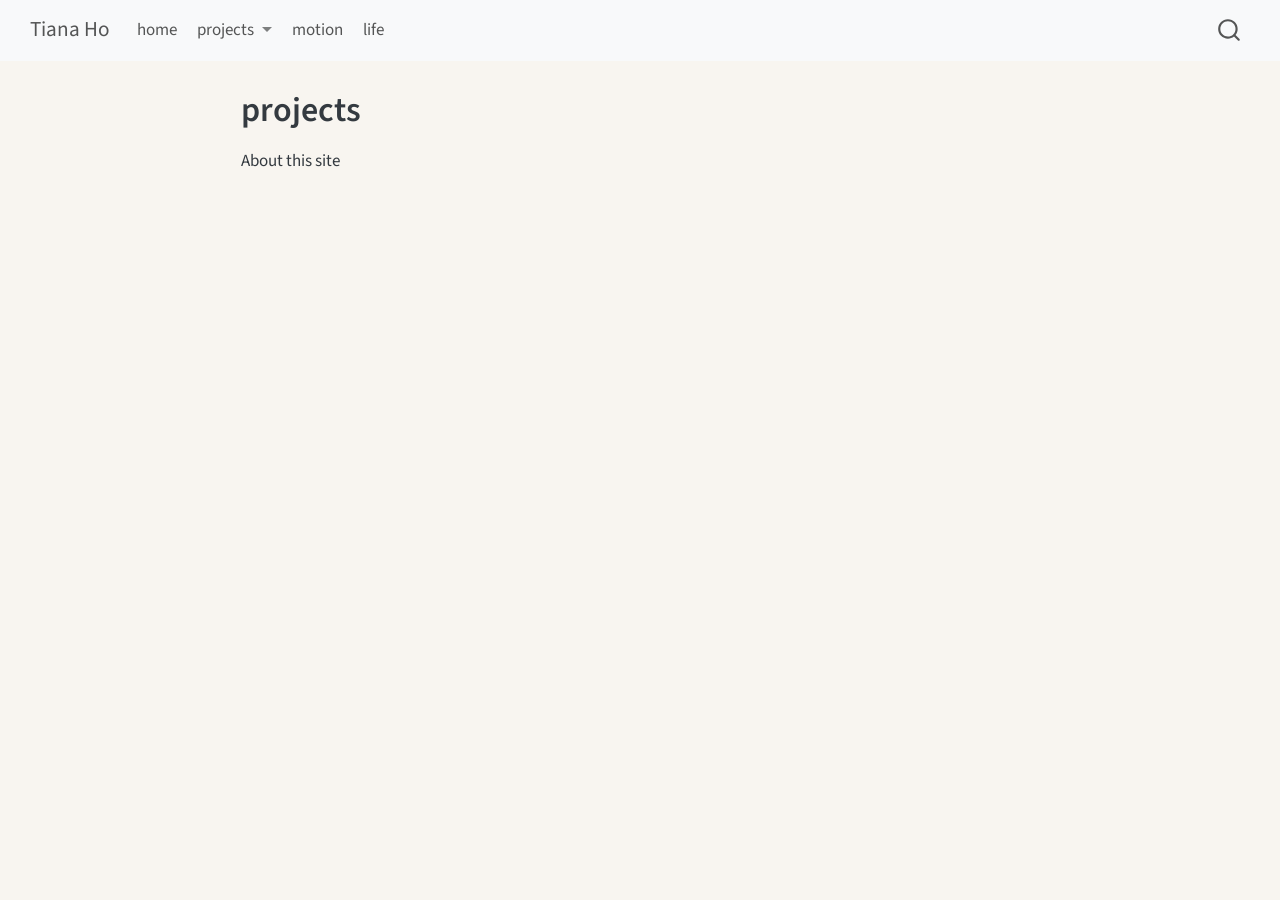
<file: docs/about.html>
<!DOCTYPE html>
<html xmlns="http://www.w3.org/1999/xhtml" lang="en" xml:lang="en"><head>

<meta charset="utf-8">
<meta name="generator" content="quarto-1.8.27">

<meta name="viewport" content="width=device-width, initial-scale=1.0, user-scalable=yes">


<title>projects – Tiana Ho</title>
<style>
code{white-space: pre-wrap;}
span.smallcaps{font-variant: small-caps;}
div.columns{display: flex; gap: min(4vw, 1.5em);}
div.column{flex: auto; overflow-x: auto;}
div.hanging-indent{margin-left: 1.5em; text-indent: -1.5em;}
ul.task-list{list-style: none;}
ul.task-list li input[type="checkbox"] {
  width: 0.8em;
  margin: 0 0.8em 0.2em -1em; /* quarto-specific, see https://github.com/quarto-dev/quarto-cli/issues/4556 */ 
  vertical-align: middle;
}
</style>


<script src="site_libs/quarto-nav/quarto-nav.js"></script>
<script src="site_libs/quarto-nav/headroom.min.js"></script>
<script src="site_libs/clipboard/clipboard.min.js"></script>
<script src="site_libs/quarto-search/autocomplete.umd.js"></script>
<script src="site_libs/quarto-search/fuse.min.js"></script>
<script src="site_libs/quarto-search/quarto-search.js"></script>
<meta name="quarto:offset" content="./">
<script src="site_libs/quarto-html/quarto.js" type="module"></script>
<script src="site_libs/quarto-html/tabsets/tabsets.js" type="module"></script>
<script src="site_libs/quarto-html/axe/axe-check.js" type="module"></script>
<script src="site_libs/quarto-html/popper.min.js"></script>
<script src="site_libs/quarto-html/tippy.umd.min.js"></script>
<script src="site_libs/quarto-html/anchor.min.js"></script>
<link href="site_libs/quarto-html/tippy.css" rel="stylesheet">
<link href="site_libs/quarto-html/quarto-syntax-highlighting-ed96de9b727972fe78a7b5d16c58bf87.css" rel="stylesheet" id="quarto-text-highlighting-styles">
<script src="site_libs/bootstrap/bootstrap.min.js"></script>
<link href="site_libs/bootstrap/bootstrap-icons.css" rel="stylesheet">
<link href="site_libs/bootstrap/bootstrap-c82218b12ac0f327fa8bd7d074ce2147.min.css" rel="stylesheet" append-hash="true" id="quarto-bootstrap" data-mode="light">
<script id="quarto-search-options" type="application/json">{
  "location": "navbar",
  "copy-button": false,
  "collapse-after": 3,
  "panel-placement": "end",
  "type": "overlay",
  "limit": 50,
  "keyboard-shortcut": [
    "f",
    "/",
    "s"
  ],
  "show-item-context": false,
  "language": {
    "search-no-results-text": "No results",
    "search-matching-documents-text": "matching documents",
    "search-copy-link-title": "Copy link to search",
    "search-hide-matches-text": "Hide additional matches",
    "search-more-match-text": "more match in this document",
    "search-more-matches-text": "more matches in this document",
    "search-clear-button-title": "Clear",
    "search-text-placeholder": "",
    "search-detached-cancel-button-title": "Cancel",
    "search-submit-button-title": "Submit",
    "search-label": "Search"
  }
}</script>


<link rel="stylesheet" href="styles.css">
</head>

<body class="nav-fixed fullcontent quarto-light">

<div id="quarto-search-results"></div>
  <header id="quarto-header" class="headroom fixed-top">
    <nav class="navbar navbar-expand-lg " data-bs-theme="dark">
      <div class="navbar-container container-fluid">
      <div class="navbar-brand-container mx-auto">
    <a class="navbar-brand" href="./index.html">
    <span class="navbar-title">Tiana Ho</span>
    </a>
  </div>
            <div id="quarto-search" class="" title="Search"></div>
          <button class="navbar-toggler" type="button" data-bs-toggle="collapse" data-bs-target="#navbarCollapse" aria-controls="navbarCollapse" role="menu" aria-expanded="false" aria-label="Toggle navigation" onclick="if (window.quartoToggleHeadroom) { window.quartoToggleHeadroom(); }">
  <span class="navbar-toggler-icon"></span>
</button>
          <div class="collapse navbar-collapse" id="navbarCollapse">
            <ul class="navbar-nav navbar-nav-scroll me-auto">
  <li class="nav-item">
    <a class="nav-link" href="./index.html"> 
<span class="menu-text">home</span></a>
  </li>  
  <li class="nav-item dropdown ">
    <a class="nav-link dropdown-toggle" href="#" id="nav-menu-projects" role="link" data-bs-toggle="dropdown" aria-expanded="false">
 <span class="menu-text">projects</span>
    </a>
    <ul class="dropdown-menu" aria-labelledby="nav-menu-projects">    
        <li>
    <a class="dropdown-item" href="./sql_project.html">
 <span class="dropdown-text">sql project</span></a>
  </li>  
        <li>
    <a class="dropdown-item" href="./r package.html">
 <span class="dropdown-text">JobTrackeR</span></a>
  </li>  
        <li>
    <a class="dropdown-item" href="./text_analysis.html">
 <span class="dropdown-text">text analysis</span></a>
  </li>  
        <li>
    <a class="dropdown-item" href="./article_analysis.html">
 <span class="dropdown-text">article analysis</span></a>
  </li>  
        <li>
    <a class="dropdown-item" href="./econ_pp.html">
 <span class="dropdown-text">econometrics pp</span></a>
  </li>  
        <li>
    <a class="dropdown-item" href="./econ_rp.html">
 <span class="dropdown-text">econometrics rp</span></a>
  </li>  
        <li>
    <a class="dropdown-item" href="./econ_cp.html">
 <span class="dropdown-text">econometrics cp</span></a>
  </li>  
    </ul>
  </li>
  <li class="nav-item">
    <a class="nav-link" href="./motion.html"> 
<span class="menu-text">motion</span></a>
  </li>  
  <li class="nav-item">
    <a class="nav-link" href="./life.html"> 
<span class="menu-text">life</span></a>
  </li>  
</ul>
          </div> <!-- /navcollapse -->
            <div class="quarto-navbar-tools">
</div>
      </div> <!-- /container-fluid -->
    </nav>
</header>
<!-- content -->
<div id="quarto-content" class="quarto-container page-columns page-rows-contents page-layout-article page-navbar">
<!-- sidebar -->
<!-- margin-sidebar -->
    
<!-- main -->
<main class="content" id="quarto-document-content">

<header id="title-block-header" class="quarto-title-block default">
<div class="quarto-title">
<h1 class="title">projects</h1>
</div>



<div class="quarto-title-meta">

    
  
    
  </div>
  


</header>


<p>About this site</p>



</main> <!-- /main -->
<script id="quarto-html-after-body" type="application/javascript">
  window.document.addEventListener("DOMContentLoaded", function (event) {
    const icon = "";
    const anchorJS = new window.AnchorJS();
    anchorJS.options = {
      placement: 'right',
      icon: icon
    };
    anchorJS.add('.anchored');
    const isCodeAnnotation = (el) => {
      for (const clz of el.classList) {
        if (clz.startsWith('code-annotation-')) {                     
          return true;
        }
      }
      return false;
    }
    const onCopySuccess = function(e) {
      // button target
      const button = e.trigger;
      // don't keep focus
      button.blur();
      // flash "checked"
      button.classList.add('code-copy-button-checked');
      var currentTitle = button.getAttribute("title");
      button.setAttribute("title", "Copied!");
      let tooltip;
      if (window.bootstrap) {
        button.setAttribute("data-bs-toggle", "tooltip");
        button.setAttribute("data-bs-placement", "left");
        button.setAttribute("data-bs-title", "Copied!");
        tooltip = new bootstrap.Tooltip(button, 
          { trigger: "manual", 
            customClass: "code-copy-button-tooltip",
            offset: [0, -8]});
        tooltip.show();    
      }
      setTimeout(function() {
        if (tooltip) {
          tooltip.hide();
          button.removeAttribute("data-bs-title");
          button.removeAttribute("data-bs-toggle");
          button.removeAttribute("data-bs-placement");
        }
        button.setAttribute("title", currentTitle);
        button.classList.remove('code-copy-button-checked');
      }, 1000);
      // clear code selection
      e.clearSelection();
    }
    const getTextToCopy = function(trigger) {
      const outerScaffold = trigger.parentElement.cloneNode(true);
      const codeEl = outerScaffold.querySelector('code');
      for (const childEl of codeEl.children) {
        if (isCodeAnnotation(childEl)) {
          childEl.remove();
        }
      }
      return codeEl.innerText;
    }
    const clipboard = new window.ClipboardJS('.code-copy-button:not([data-in-quarto-modal])', {
      text: getTextToCopy
    });
    clipboard.on('success', onCopySuccess);
    if (window.document.getElementById('quarto-embedded-source-code-modal')) {
      const clipboardModal = new window.ClipboardJS('.code-copy-button[data-in-quarto-modal]', {
        text: getTextToCopy,
        container: window.document.getElementById('quarto-embedded-source-code-modal')
      });
      clipboardModal.on('success', onCopySuccess);
    }
      var localhostRegex = new RegExp(/^(?:http|https):\/\/localhost\:?[0-9]*\//);
      var mailtoRegex = new RegExp(/^mailto:/);
        var filterRegex = new RegExp('/' + window.location.host + '/');
      var isInternal = (href) => {
          return filterRegex.test(href) || localhostRegex.test(href) || mailtoRegex.test(href);
      }
      // Inspect non-navigation links and adorn them if external
     var links = window.document.querySelectorAll('a[href]:not(.nav-link):not(.navbar-brand):not(.toc-action):not(.sidebar-link):not(.sidebar-item-toggle):not(.pagination-link):not(.no-external):not([aria-hidden]):not(.dropdown-item):not(.quarto-navigation-tool):not(.about-link)');
      for (var i=0; i<links.length; i++) {
        const link = links[i];
        if (!isInternal(link.href)) {
          // undo the damage that might have been done by quarto-nav.js in the case of
          // links that we want to consider external
          if (link.dataset.originalHref !== undefined) {
            link.href = link.dataset.originalHref;
          }
        }
      }
    function tippyHover(el, contentFn, onTriggerFn, onUntriggerFn) {
      const config = {
        allowHTML: true,
        maxWidth: 500,
        delay: 100,
        arrow: false,
        appendTo: function(el) {
            return el.parentElement;
        },
        interactive: true,
        interactiveBorder: 10,
        theme: 'quarto',
        placement: 'bottom-start',
      };
      if (contentFn) {
        config.content = contentFn;
      }
      if (onTriggerFn) {
        config.onTrigger = onTriggerFn;
      }
      if (onUntriggerFn) {
        config.onUntrigger = onUntriggerFn;
      }
      window.tippy(el, config); 
    }
    const noterefs = window.document.querySelectorAll('a[role="doc-noteref"]');
    for (var i=0; i<noterefs.length; i++) {
      const ref = noterefs[i];
      tippyHover(ref, function() {
        // use id or data attribute instead here
        let href = ref.getAttribute('data-footnote-href') || ref.getAttribute('href');
        try { href = new URL(href).hash; } catch {}
        const id = href.replace(/^#\/?/, "");
        const note = window.document.getElementById(id);
        if (note) {
          return note.innerHTML;
        } else {
          return "";
        }
      });
    }
    const xrefs = window.document.querySelectorAll('a.quarto-xref');
    const processXRef = (id, note) => {
      // Strip column container classes
      const stripColumnClz = (el) => {
        el.classList.remove("page-full", "page-columns");
        if (el.children) {
          for (const child of el.children) {
            stripColumnClz(child);
          }
        }
      }
      stripColumnClz(note)
      if (id === null || id.startsWith('sec-')) {
        // Special case sections, only their first couple elements
        const container = document.createElement("div");
        if (note.children && note.children.length > 2) {
          container.appendChild(note.children[0].cloneNode(true));
          for (let i = 1; i < note.children.length; i++) {
            const child = note.children[i];
            if (child.tagName === "P" && child.innerText === "") {
              continue;
            } else {
              container.appendChild(child.cloneNode(true));
              break;
            }
          }
          if (window.Quarto?.typesetMath) {
            window.Quarto.typesetMath(container);
          }
          return container.innerHTML
        } else {
          if (window.Quarto?.typesetMath) {
            window.Quarto.typesetMath(note);
          }
          return note.innerHTML;
        }
      } else {
        // Remove any anchor links if they are present
        const anchorLink = note.querySelector('a.anchorjs-link');
        if (anchorLink) {
          anchorLink.remove();
        }
        if (window.Quarto?.typesetMath) {
          window.Quarto.typesetMath(note);
        }
        if (note.classList.contains("callout")) {
          return note.outerHTML;
        } else {
          return note.innerHTML;
        }
      }
    }
    for (var i=0; i<xrefs.length; i++) {
      const xref = xrefs[i];
      tippyHover(xref, undefined, function(instance) {
        instance.disable();
        let url = xref.getAttribute('href');
        let hash = undefined; 
        if (url.startsWith('#')) {
          hash = url;
        } else {
          try { hash = new URL(url).hash; } catch {}
        }
        if (hash) {
          const id = hash.replace(/^#\/?/, "");
          const note = window.document.getElementById(id);
          if (note !== null) {
            try {
              const html = processXRef(id, note.cloneNode(true));
              instance.setContent(html);
            } finally {
              instance.enable();
              instance.show();
            }
          } else {
            // See if we can fetch this
            fetch(url.split('#')[0])
            .then(res => res.text())
            .then(html => {
              const parser = new DOMParser();
              const htmlDoc = parser.parseFromString(html, "text/html");
              const note = htmlDoc.getElementById(id);
              if (note !== null) {
                const html = processXRef(id, note);
                instance.setContent(html);
              } 
            }).finally(() => {
              instance.enable();
              instance.show();
            });
          }
        } else {
          // See if we can fetch a full url (with no hash to target)
          // This is a special case and we should probably do some content thinning / targeting
          fetch(url)
          .then(res => res.text())
          .then(html => {
            const parser = new DOMParser();
            const htmlDoc = parser.parseFromString(html, "text/html");
            const note = htmlDoc.querySelector('main.content');
            if (note !== null) {
              // This should only happen for chapter cross references
              // (since there is no id in the URL)
              // remove the first header
              if (note.children.length > 0 && note.children[0].tagName === "HEADER") {
                note.children[0].remove();
              }
              const html = processXRef(null, note);
              instance.setContent(html);
            } 
          }).finally(() => {
            instance.enable();
            instance.show();
          });
        }
      }, function(instance) {
      });
    }
        let selectedAnnoteEl;
        const selectorForAnnotation = ( cell, annotation) => {
          let cellAttr = 'data-code-cell="' + cell + '"';
          let lineAttr = 'data-code-annotation="' +  annotation + '"';
          const selector = 'span[' + cellAttr + '][' + lineAttr + ']';
          return selector;
        }
        const selectCodeLines = (annoteEl) => {
          const doc = window.document;
          const targetCell = annoteEl.getAttribute("data-target-cell");
          const targetAnnotation = annoteEl.getAttribute("data-target-annotation");
          const annoteSpan = window.document.querySelector(selectorForAnnotation(targetCell, targetAnnotation));
          const lines = annoteSpan.getAttribute("data-code-lines").split(",");
          const lineIds = lines.map((line) => {
            return targetCell + "-" + line;
          })
          let top = null;
          let height = null;
          let parent = null;
          if (lineIds.length > 0) {
              //compute the position of the single el (top and bottom and make a div)
              const el = window.document.getElementById(lineIds[0]);
              top = el.offsetTop;
              height = el.offsetHeight;
              parent = el.parentElement.parentElement;
            if (lineIds.length > 1) {
              const lastEl = window.document.getElementById(lineIds[lineIds.length - 1]);
              const bottom = lastEl.offsetTop + lastEl.offsetHeight;
              height = bottom - top;
            }
            if (top !== null && height !== null && parent !== null) {
              // cook up a div (if necessary) and position it 
              let div = window.document.getElementById("code-annotation-line-highlight");
              if (div === null) {
                div = window.document.createElement("div");
                div.setAttribute("id", "code-annotation-line-highlight");
                div.style.position = 'absolute';
                parent.appendChild(div);
              }
              div.style.top = top - 2 + "px";
              div.style.height = height + 4 + "px";
              div.style.left = 0;
              let gutterDiv = window.document.getElementById("code-annotation-line-highlight-gutter");
              if (gutterDiv === null) {
                gutterDiv = window.document.createElement("div");
                gutterDiv.setAttribute("id", "code-annotation-line-highlight-gutter");
                gutterDiv.style.position = 'absolute';
                const codeCell = window.document.getElementById(targetCell);
                const gutter = codeCell.querySelector('.code-annotation-gutter');
                gutter.appendChild(gutterDiv);
              }
              gutterDiv.style.top = top - 2 + "px";
              gutterDiv.style.height = height + 4 + "px";
            }
            selectedAnnoteEl = annoteEl;
          }
        };
        const unselectCodeLines = () => {
          const elementsIds = ["code-annotation-line-highlight", "code-annotation-line-highlight-gutter"];
          elementsIds.forEach((elId) => {
            const div = window.document.getElementById(elId);
            if (div) {
              div.remove();
            }
          });
          selectedAnnoteEl = undefined;
        };
          // Handle positioning of the toggle
      window.addEventListener(
        "resize",
        throttle(() => {
          elRect = undefined;
          if (selectedAnnoteEl) {
            selectCodeLines(selectedAnnoteEl);
          }
        }, 10)
      );
      function throttle(fn, ms) {
      let throttle = false;
      let timer;
        return (...args) => {
          if(!throttle) { // first call gets through
              fn.apply(this, args);
              throttle = true;
          } else { // all the others get throttled
              if(timer) clearTimeout(timer); // cancel #2
              timer = setTimeout(() => {
                fn.apply(this, args);
                timer = throttle = false;
              }, ms);
          }
        };
      }
        // Attach click handler to the DT
        const annoteDls = window.document.querySelectorAll('dt[data-target-cell]');
        for (const annoteDlNode of annoteDls) {
          annoteDlNode.addEventListener('click', (event) => {
            const clickedEl = event.target;
            if (clickedEl !== selectedAnnoteEl) {
              unselectCodeLines();
              const activeEl = window.document.querySelector('dt[data-target-cell].code-annotation-active');
              if (activeEl) {
                activeEl.classList.remove('code-annotation-active');
              }
              selectCodeLines(clickedEl);
              clickedEl.classList.add('code-annotation-active');
            } else {
              // Unselect the line
              unselectCodeLines();
              clickedEl.classList.remove('code-annotation-active');
            }
          });
        }
    const findCites = (el) => {
      const parentEl = el.parentElement;
      if (parentEl) {
        const cites = parentEl.dataset.cites;
        if (cites) {
          return {
            el,
            cites: cites.split(' ')
          };
        } else {
          return findCites(el.parentElement)
        }
      } else {
        return undefined;
      }
    };
    var bibliorefs = window.document.querySelectorAll('a[role="doc-biblioref"]');
    for (var i=0; i<bibliorefs.length; i++) {
      const ref = bibliorefs[i];
      const citeInfo = findCites(ref);
      if (citeInfo) {
        tippyHover(citeInfo.el, function() {
          var popup = window.document.createElement('div');
          citeInfo.cites.forEach(function(cite) {
            var citeDiv = window.document.createElement('div');
            citeDiv.classList.add('hanging-indent');
            citeDiv.classList.add('csl-entry');
            var biblioDiv = window.document.getElementById('ref-' + cite);
            if (biblioDiv) {
              citeDiv.innerHTML = biblioDiv.innerHTML;
            }
            popup.appendChild(citeDiv);
          });
          return popup.innerHTML;
        });
      }
    }
  });
  </script>
</div> <!-- /content -->




</body></html>
</file>
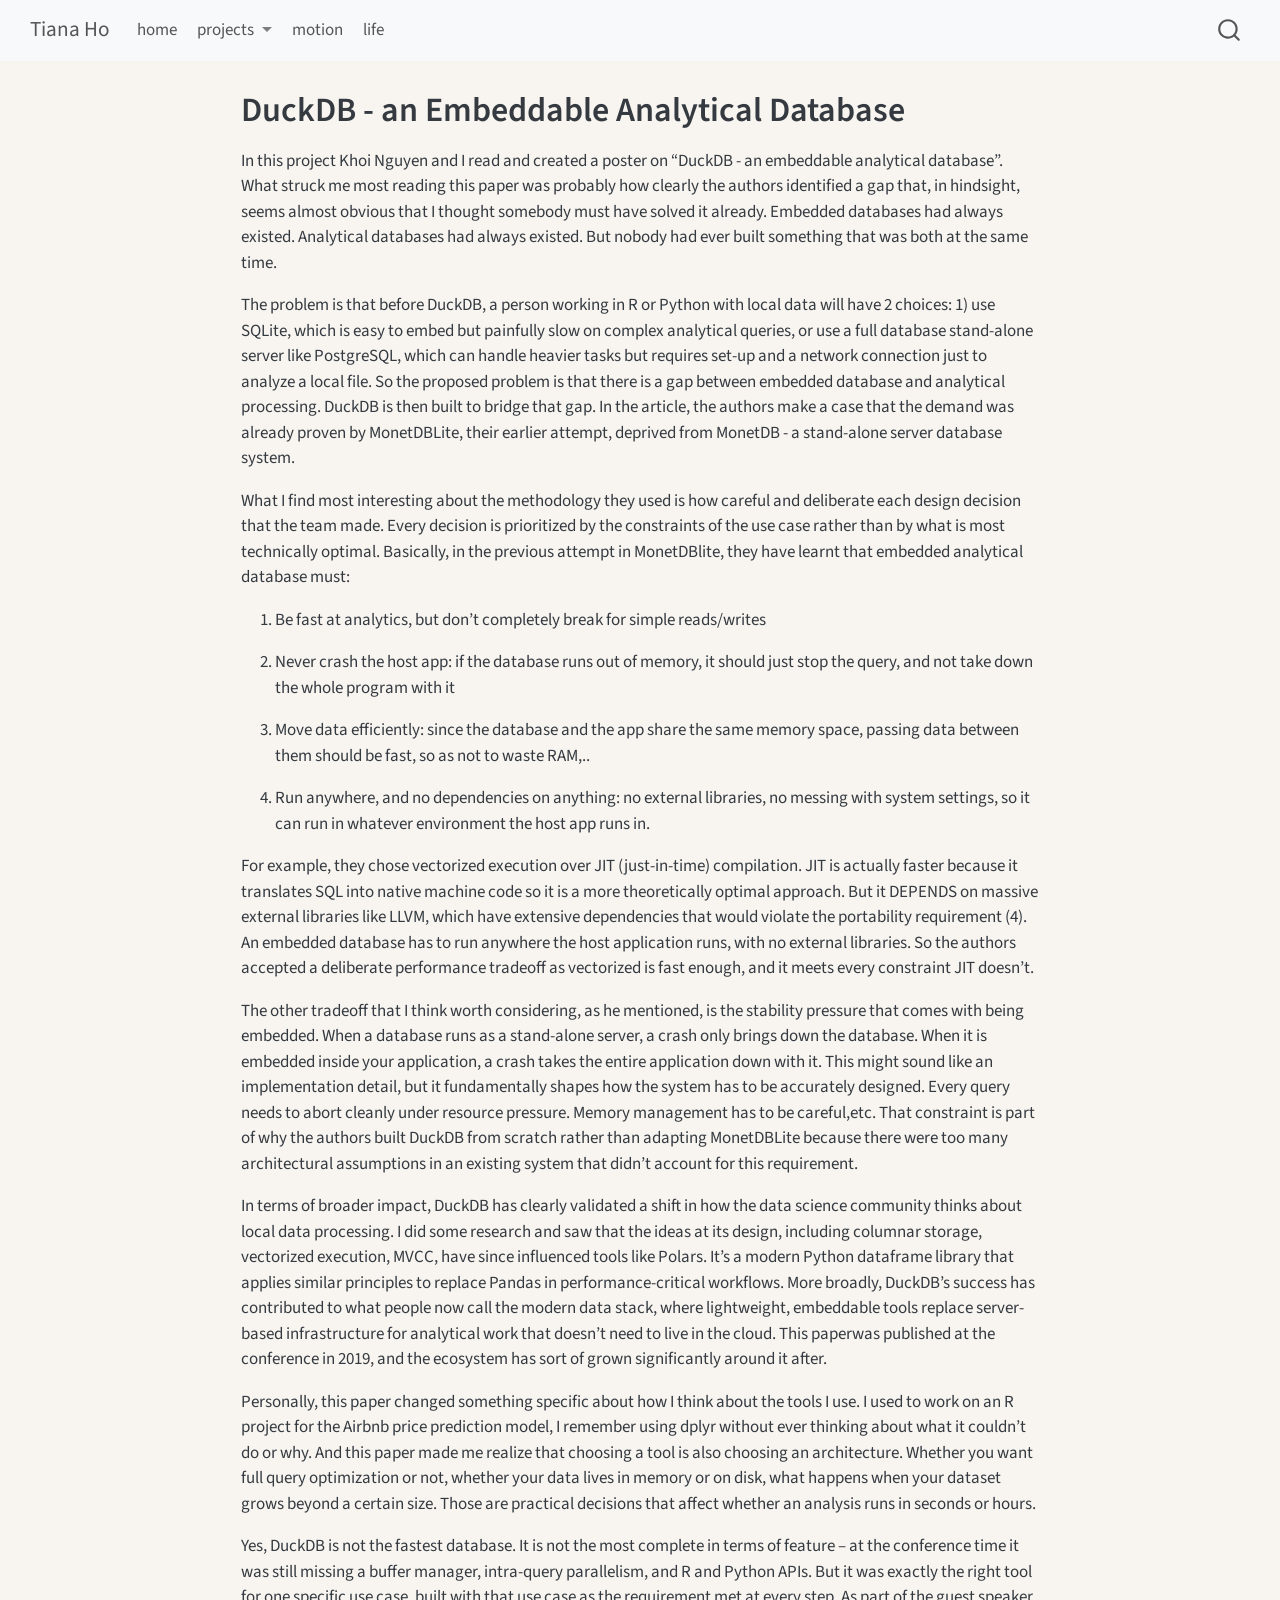
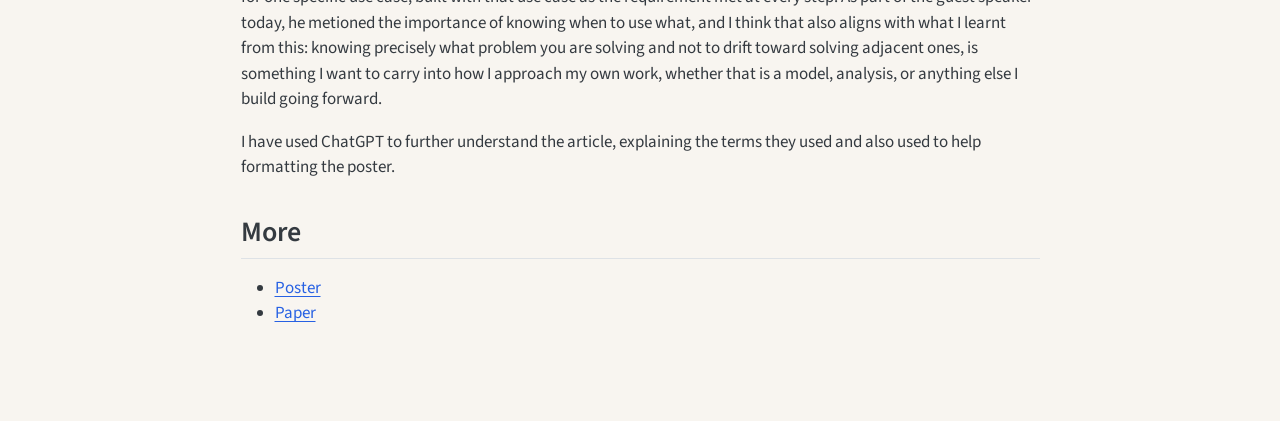
<file: docs/article_analysis.html>
<!DOCTYPE html>
<html xmlns="http://www.w3.org/1999/xhtml" lang="en" xml:lang="en"><head>

<meta charset="utf-8">
<meta name="generator" content="quarto-1.8.27">

<meta name="viewport" content="width=device-width, initial-scale=1.0, user-scalable=yes">


<title>DuckDB - an Embeddable Analytical Database – Tiana Ho</title>
<style>
code{white-space: pre-wrap;}
span.smallcaps{font-variant: small-caps;}
div.columns{display: flex; gap: min(4vw, 1.5em);}
div.column{flex: auto; overflow-x: auto;}
div.hanging-indent{margin-left: 1.5em; text-indent: -1.5em;}
ul.task-list{list-style: none;}
ul.task-list li input[type="checkbox"] {
  width: 0.8em;
  margin: 0 0.8em 0.2em -1em; /* quarto-specific, see https://github.com/quarto-dev/quarto-cli/issues/4556 */ 
  vertical-align: middle;
}
</style>


<script src="site_libs/quarto-nav/quarto-nav.js"></script>
<script src="site_libs/quarto-nav/headroom.min.js"></script>
<script src="site_libs/clipboard/clipboard.min.js"></script>
<script src="site_libs/quarto-search/autocomplete.umd.js"></script>
<script src="site_libs/quarto-search/fuse.min.js"></script>
<script src="site_libs/quarto-search/quarto-search.js"></script>
<meta name="quarto:offset" content="./">
<script src="site_libs/quarto-html/quarto.js" type="module"></script>
<script src="site_libs/quarto-html/tabsets/tabsets.js" type="module"></script>
<script src="site_libs/quarto-html/axe/axe-check.js" type="module"></script>
<script src="site_libs/quarto-html/popper.min.js"></script>
<script src="site_libs/quarto-html/tippy.umd.min.js"></script>
<script src="site_libs/quarto-html/anchor.min.js"></script>
<link href="site_libs/quarto-html/tippy.css" rel="stylesheet">
<link href="site_libs/quarto-html/quarto-syntax-highlighting-ed96de9b727972fe78a7b5d16c58bf87.css" rel="stylesheet" id="quarto-text-highlighting-styles">
<script src="site_libs/bootstrap/bootstrap.min.js"></script>
<link href="site_libs/bootstrap/bootstrap-icons.css" rel="stylesheet">
<link href="site_libs/bootstrap/bootstrap-c82218b12ac0f327fa8bd7d074ce2147.min.css" rel="stylesheet" append-hash="true" id="quarto-bootstrap" data-mode="light">
<script id="quarto-search-options" type="application/json">{
  "location": "navbar",
  "copy-button": false,
  "collapse-after": 3,
  "panel-placement": "end",
  "type": "overlay",
  "limit": 50,
  "keyboard-shortcut": [
    "f",
    "/",
    "s"
  ],
  "show-item-context": false,
  "language": {
    "search-no-results-text": "No results",
    "search-matching-documents-text": "matching documents",
    "search-copy-link-title": "Copy link to search",
    "search-hide-matches-text": "Hide additional matches",
    "search-more-match-text": "more match in this document",
    "search-more-matches-text": "more matches in this document",
    "search-clear-button-title": "Clear",
    "search-text-placeholder": "",
    "search-detached-cancel-button-title": "Cancel",
    "search-submit-button-title": "Submit",
    "search-label": "Search"
  }
}</script>


<link rel="stylesheet" href="styles.css">
</head>

<body class="nav-fixed fullcontent quarto-light">

<div id="quarto-search-results"></div>
  <header id="quarto-header" class="headroom fixed-top">
    <nav class="navbar navbar-expand-lg " data-bs-theme="dark">
      <div class="navbar-container container-fluid">
      <div class="navbar-brand-container mx-auto">
    <a class="navbar-brand" href="./index.html">
    <span class="navbar-title">Tiana Ho</span>
    </a>
  </div>
            <div id="quarto-search" class="" title="Search"></div>
          <button class="navbar-toggler" type="button" data-bs-toggle="collapse" data-bs-target="#navbarCollapse" aria-controls="navbarCollapse" role="menu" aria-expanded="false" aria-label="Toggle navigation" onclick="if (window.quartoToggleHeadroom) { window.quartoToggleHeadroom(); }">
  <span class="navbar-toggler-icon"></span>
</button>
          <div class="collapse navbar-collapse" id="navbarCollapse">
            <ul class="navbar-nav navbar-nav-scroll me-auto">
  <li class="nav-item">
    <a class="nav-link" href="./index.html"> 
<span class="menu-text">home</span></a>
  </li>  
  <li class="nav-item dropdown ">
    <a class="nav-link dropdown-toggle" href="#" id="nav-menu-projects" role="link" data-bs-toggle="dropdown" aria-expanded="false">
 <span class="menu-text">projects</span>
    </a>
    <ul class="dropdown-menu" aria-labelledby="nav-menu-projects">    
        <li>
    <a class="dropdown-item" href="./sql_project.html">
 <span class="dropdown-text">sql project</span></a>
  </li>  
        <li>
    <a class="dropdown-item" href="./r package.html">
 <span class="dropdown-text">JobTrackeR</span></a>
  </li>  
        <li>
    <a class="dropdown-item" href="./text_analysis.html">
 <span class="dropdown-text">text analysis</span></a>
  </li>  
        <li>
    <a class="dropdown-item" href="./article_analysis.html">
 <span class="dropdown-text">article analysis</span></a>
  </li>  
        <li>
    <a class="dropdown-item" href="./econ_pp.html">
 <span class="dropdown-text">econometrics pp</span></a>
  </li>  
        <li>
    <a class="dropdown-item" href="./econ_rp.html">
 <span class="dropdown-text">econometrics rp</span></a>
  </li>  
        <li>
    <a class="dropdown-item" href="./econ_cp.html">
 <span class="dropdown-text">econometrics cp</span></a>
  </li>  
    </ul>
  </li>
  <li class="nav-item">
    <a class="nav-link" href="./motion.html"> 
<span class="menu-text">motion</span></a>
  </li>  
  <li class="nav-item">
    <a class="nav-link" href="./life.html"> 
<span class="menu-text">life</span></a>
  </li>  
</ul>
          </div> <!-- /navcollapse -->
            <div class="quarto-navbar-tools">
</div>
      </div> <!-- /container-fluid -->
    </nav>
</header>
<!-- content -->
<div id="quarto-content" class="quarto-container page-columns page-rows-contents page-layout-article page-navbar">
<!-- sidebar -->
<!-- margin-sidebar -->
    
<!-- main -->
<main class="content" id="quarto-document-content">

<header id="title-block-header" class="quarto-title-block default">
<div class="quarto-title">
<h1 class="title">DuckDB - an Embeddable Analytical Database</h1>
</div>



<div class="quarto-title-meta">

    
  
    
  </div>
  


</header>


<p>In this project Khoi Nguyen and I read and created a poster on “DuckDB - an embeddable analytical database”. What struck me most reading this paper was probably how clearly the authors identified a gap that, in hindsight, seems almost obvious that I thought somebody must have solved it already. Embedded databases had always existed. Analytical databases had always existed. But nobody had ever built something that was both at the same time.</p>
<p>The problem is that before DuckDB, a person working in R or Python with local data will have 2 choices: 1) use SQLite, which is easy to embed but painfully slow on complex analytical queries, or use a full database stand-alone server like PostgreSQL, which can handle heavier tasks but requires set-up and a network connection just to analyze a local file. So the proposed problem is that there is a gap between embedded database and analytical processing. DuckDB is then built to bridge that gap. In the article, the authors make a case that the demand was already proven by MonetDBLite, their earlier attempt, deprived from MonetDB - a stand-alone server database system.</p>
<p>What I find most interesting about the methodology they used is how careful and deliberate each design decision that the team made. Every decision is prioritized by the constraints of the use case rather than by what is most technically optimal. Basically, in the previous attempt in MonetDBlite, they have learnt that embedded analytical database must:</p>
<ol type="1">
<li><p>Be fast at analytics, but don’t completely break for simple reads/writes</p></li>
<li><p>Never crash the host app: if the database runs out of memory, it should just stop the query, and not take down the whole program with it</p></li>
<li><p>Move data efficiently: since the database and the app share the same memory space, passing data between them should be fast, so as not to waste RAM,..</p></li>
<li><p>Run anywhere, and no dependencies on anything: no external libraries, no messing with system settings, so it can run in whatever environment the host app runs in.</p></li>
</ol>
<p>For example, they chose vectorized execution over JIT (just-in-time) compilation. JIT is actually faster because it translates SQL into native machine code so it is a more theoretically optimal approach. But it DEPENDS on massive external libraries like LLVM, which have extensive dependencies that would violate the portability requirement (4). An embedded database has to run anywhere the host application runs, with no external libraries. So the authors accepted a deliberate performance tradeoff as vectorized is fast enough, and it meets every constraint JIT doesn’t.</p>
<p>The other tradeoff that I think worth considering, as he mentioned, is the stability pressure that comes with being embedded. When a database runs as a stand-alone server, a crash only brings down the database. When it is embedded inside your application, a crash takes the entire application down with it. This might sound like an implementation detail, but it fundamentally shapes how the system has to be accurately designed. Every query needs to abort cleanly under resource pressure. Memory management has to be careful,etc. That constraint is part of why the authors built DuckDB from scratch rather than adapting MonetDBLite because there were too many architectural assumptions in an existing system that didn’t account for this requirement.</p>
<p>In terms of broader impact, DuckDB has clearly validated a shift in how the data science community thinks about local data processing. I did some research and saw that the ideas at its design, including columnar storage, vectorized execution, MVCC, have since influenced tools like Polars. It’s a modern Python dataframe library that applies similar principles to replace Pandas in performance-critical workflows. More broadly, DuckDB’s success has contributed to what people now call the modern data stack, where lightweight, embeddable tools replace server-based infrastructure for analytical work that doesn’t need to live in the cloud. This paperwas published at the conference in 2019, and the ecosystem has sort of grown significantly around it after.</p>
<p>Personally, this paper changed something specific about how I think about the tools I use. I used to work on an R project for the Airbnb price prediction model, I remember using dplyr without ever thinking about what it couldn’t do or why. And this paper made me realize that choosing a tool is also choosing an architecture. Whether you want full query optimization or not, whether your data lives in memory or on disk, what happens when your dataset grows beyond a certain size. Those are practical decisions that affect whether an analysis runs in seconds or hours.</p>
<p>Yes, DuckDB is not the fastest database. It is not the most complete in terms of feature – at the conference time it was still missing a buffer manager, intra-query parallelism, and R and Python APIs. But it was exactly the right tool for one specific use case, built with that use case as the requirement met at every step. As part of the guest speaker today, he metioned the importance of knowing when to use what, and I think that also aligns with what I learnt from this: knowing precisely what problem you are solving and not to drift toward solving adjacent ones, is something I want to carry into how I approach my own work, whether that is a model, analysis, or anything else I build going forward.</p>
<p>I have used ChatGPT to further understand the article, explaining the terms they used and also used to help formatting the poster.</p>
<section id="more" class="level2">
<h2 class="anchored" data-anchor-id="more">More</h2>
<ul>
<li><a href="https://rpubs.com/ntkhoi2k5/1437771">Poster</a></li>
<li><a href="duckdb.pdf">Paper</a></li>
</ul>


</section>

</main> <!-- /main -->
<script id="quarto-html-after-body" type="application/javascript">
  window.document.addEventListener("DOMContentLoaded", function (event) {
    const icon = "";
    const anchorJS = new window.AnchorJS();
    anchorJS.options = {
      placement: 'right',
      icon: icon
    };
    anchorJS.add('.anchored');
    const isCodeAnnotation = (el) => {
      for (const clz of el.classList) {
        if (clz.startsWith('code-annotation-')) {                     
          return true;
        }
      }
      return false;
    }
    const onCopySuccess = function(e) {
      // button target
      const button = e.trigger;
      // don't keep focus
      button.blur();
      // flash "checked"
      button.classList.add('code-copy-button-checked');
      var currentTitle = button.getAttribute("title");
      button.setAttribute("title", "Copied!");
      let tooltip;
      if (window.bootstrap) {
        button.setAttribute("data-bs-toggle", "tooltip");
        button.setAttribute("data-bs-placement", "left");
        button.setAttribute("data-bs-title", "Copied!");
        tooltip = new bootstrap.Tooltip(button, 
          { trigger: "manual", 
            customClass: "code-copy-button-tooltip",
            offset: [0, -8]});
        tooltip.show();    
      }
      setTimeout(function() {
        if (tooltip) {
          tooltip.hide();
          button.removeAttribute("data-bs-title");
          button.removeAttribute("data-bs-toggle");
          button.removeAttribute("data-bs-placement");
        }
        button.setAttribute("title", currentTitle);
        button.classList.remove('code-copy-button-checked');
      }, 1000);
      // clear code selection
      e.clearSelection();
    }
    const getTextToCopy = function(trigger) {
      const outerScaffold = trigger.parentElement.cloneNode(true);
      const codeEl = outerScaffold.querySelector('code');
      for (const childEl of codeEl.children) {
        if (isCodeAnnotation(childEl)) {
          childEl.remove();
        }
      }
      return codeEl.innerText;
    }
    const clipboard = new window.ClipboardJS('.code-copy-button:not([data-in-quarto-modal])', {
      text: getTextToCopy
    });
    clipboard.on('success', onCopySuccess);
    if (window.document.getElementById('quarto-embedded-source-code-modal')) {
      const clipboardModal = new window.ClipboardJS('.code-copy-button[data-in-quarto-modal]', {
        text: getTextToCopy,
        container: window.document.getElementById('quarto-embedded-source-code-modal')
      });
      clipboardModal.on('success', onCopySuccess);
    }
      var localhostRegex = new RegExp(/^(?:http|https):\/\/localhost\:?[0-9]*\//);
      var mailtoRegex = new RegExp(/^mailto:/);
        var filterRegex = new RegExp('/' + window.location.host + '/');
      var isInternal = (href) => {
          return filterRegex.test(href) || localhostRegex.test(href) || mailtoRegex.test(href);
      }
      // Inspect non-navigation links and adorn them if external
     var links = window.document.querySelectorAll('a[href]:not(.nav-link):not(.navbar-brand):not(.toc-action):not(.sidebar-link):not(.sidebar-item-toggle):not(.pagination-link):not(.no-external):not([aria-hidden]):not(.dropdown-item):not(.quarto-navigation-tool):not(.about-link)');
      for (var i=0; i<links.length; i++) {
        const link = links[i];
        if (!isInternal(link.href)) {
          // undo the damage that might have been done by quarto-nav.js in the case of
          // links that we want to consider external
          if (link.dataset.originalHref !== undefined) {
            link.href = link.dataset.originalHref;
          }
        }
      }
    function tippyHover(el, contentFn, onTriggerFn, onUntriggerFn) {
      const config = {
        allowHTML: true,
        maxWidth: 500,
        delay: 100,
        arrow: false,
        appendTo: function(el) {
            return el.parentElement;
        },
        interactive: true,
        interactiveBorder: 10,
        theme: 'quarto',
        placement: 'bottom-start',
      };
      if (contentFn) {
        config.content = contentFn;
      }
      if (onTriggerFn) {
        config.onTrigger = onTriggerFn;
      }
      if (onUntriggerFn) {
        config.onUntrigger = onUntriggerFn;
      }
      window.tippy(el, config); 
    }
    const noterefs = window.document.querySelectorAll('a[role="doc-noteref"]');
    for (var i=0; i<noterefs.length; i++) {
      const ref = noterefs[i];
      tippyHover(ref, function() {
        // use id or data attribute instead here
        let href = ref.getAttribute('data-footnote-href') || ref.getAttribute('href');
        try { href = new URL(href).hash; } catch {}
        const id = href.replace(/^#\/?/, "");
        const note = window.document.getElementById(id);
        if (note) {
          return note.innerHTML;
        } else {
          return "";
        }
      });
    }
    const xrefs = window.document.querySelectorAll('a.quarto-xref');
    const processXRef = (id, note) => {
      // Strip column container classes
      const stripColumnClz = (el) => {
        el.classList.remove("page-full", "page-columns");
        if (el.children) {
          for (const child of el.children) {
            stripColumnClz(child);
          }
        }
      }
      stripColumnClz(note)
      if (id === null || id.startsWith('sec-')) {
        // Special case sections, only their first couple elements
        const container = document.createElement("div");
        if (note.children && note.children.length > 2) {
          container.appendChild(note.children[0].cloneNode(true));
          for (let i = 1; i < note.children.length; i++) {
            const child = note.children[i];
            if (child.tagName === "P" && child.innerText === "") {
              continue;
            } else {
              container.appendChild(child.cloneNode(true));
              break;
            }
          }
          if (window.Quarto?.typesetMath) {
            window.Quarto.typesetMath(container);
          }
          return container.innerHTML
        } else {
          if (window.Quarto?.typesetMath) {
            window.Quarto.typesetMath(note);
          }
          return note.innerHTML;
        }
      } else {
        // Remove any anchor links if they are present
        const anchorLink = note.querySelector('a.anchorjs-link');
        if (anchorLink) {
          anchorLink.remove();
        }
        if (window.Quarto?.typesetMath) {
          window.Quarto.typesetMath(note);
        }
        if (note.classList.contains("callout")) {
          return note.outerHTML;
        } else {
          return note.innerHTML;
        }
      }
    }
    for (var i=0; i<xrefs.length; i++) {
      const xref = xrefs[i];
      tippyHover(xref, undefined, function(instance) {
        instance.disable();
        let url = xref.getAttribute('href');
        let hash = undefined; 
        if (url.startsWith('#')) {
          hash = url;
        } else {
          try { hash = new URL(url).hash; } catch {}
        }
        if (hash) {
          const id = hash.replace(/^#\/?/, "");
          const note = window.document.getElementById(id);
          if (note !== null) {
            try {
              const html = processXRef(id, note.cloneNode(true));
              instance.setContent(html);
            } finally {
              instance.enable();
              instance.show();
            }
          } else {
            // See if we can fetch this
            fetch(url.split('#')[0])
            .then(res => res.text())
            .then(html => {
              const parser = new DOMParser();
              const htmlDoc = parser.parseFromString(html, "text/html");
              const note = htmlDoc.getElementById(id);
              if (note !== null) {
                const html = processXRef(id, note);
                instance.setContent(html);
              } 
            }).finally(() => {
              instance.enable();
              instance.show();
            });
          }
        } else {
          // See if we can fetch a full url (with no hash to target)
          // This is a special case and we should probably do some content thinning / targeting
          fetch(url)
          .then(res => res.text())
          .then(html => {
            const parser = new DOMParser();
            const htmlDoc = parser.parseFromString(html, "text/html");
            const note = htmlDoc.querySelector('main.content');
            if (note !== null) {
              // This should only happen for chapter cross references
              // (since there is no id in the URL)
              // remove the first header
              if (note.children.length > 0 && note.children[0].tagName === "HEADER") {
                note.children[0].remove();
              }
              const html = processXRef(null, note);
              instance.setContent(html);
            } 
          }).finally(() => {
            instance.enable();
            instance.show();
          });
        }
      }, function(instance) {
      });
    }
        let selectedAnnoteEl;
        const selectorForAnnotation = ( cell, annotation) => {
          let cellAttr = 'data-code-cell="' + cell + '"';
          let lineAttr = 'data-code-annotation="' +  annotation + '"';
          const selector = 'span[' + cellAttr + '][' + lineAttr + ']';
          return selector;
        }
        const selectCodeLines = (annoteEl) => {
          const doc = window.document;
          const targetCell = annoteEl.getAttribute("data-target-cell");
          const targetAnnotation = annoteEl.getAttribute("data-target-annotation");
          const annoteSpan = window.document.querySelector(selectorForAnnotation(targetCell, targetAnnotation));
          const lines = annoteSpan.getAttribute("data-code-lines").split(",");
          const lineIds = lines.map((line) => {
            return targetCell + "-" + line;
          })
          let top = null;
          let height = null;
          let parent = null;
          if (lineIds.length > 0) {
              //compute the position of the single el (top and bottom and make a div)
              const el = window.document.getElementById(lineIds[0]);
              top = el.offsetTop;
              height = el.offsetHeight;
              parent = el.parentElement.parentElement;
            if (lineIds.length > 1) {
              const lastEl = window.document.getElementById(lineIds[lineIds.length - 1]);
              const bottom = lastEl.offsetTop + lastEl.offsetHeight;
              height = bottom - top;
            }
            if (top !== null && height !== null && parent !== null) {
              // cook up a div (if necessary) and position it 
              let div = window.document.getElementById("code-annotation-line-highlight");
              if (div === null) {
                div = window.document.createElement("div");
                div.setAttribute("id", "code-annotation-line-highlight");
                div.style.position = 'absolute';
                parent.appendChild(div);
              }
              div.style.top = top - 2 + "px";
              div.style.height = height + 4 + "px";
              div.style.left = 0;
              let gutterDiv = window.document.getElementById("code-annotation-line-highlight-gutter");
              if (gutterDiv === null) {
                gutterDiv = window.document.createElement("div");
                gutterDiv.setAttribute("id", "code-annotation-line-highlight-gutter");
                gutterDiv.style.position = 'absolute';
                const codeCell = window.document.getElementById(targetCell);
                const gutter = codeCell.querySelector('.code-annotation-gutter');
                gutter.appendChild(gutterDiv);
              }
              gutterDiv.style.top = top - 2 + "px";
              gutterDiv.style.height = height + 4 + "px";
            }
            selectedAnnoteEl = annoteEl;
          }
        };
        const unselectCodeLines = () => {
          const elementsIds = ["code-annotation-line-highlight", "code-annotation-line-highlight-gutter"];
          elementsIds.forEach((elId) => {
            const div = window.document.getElementById(elId);
            if (div) {
              div.remove();
            }
          });
          selectedAnnoteEl = undefined;
        };
          // Handle positioning of the toggle
      window.addEventListener(
        "resize",
        throttle(() => {
          elRect = undefined;
          if (selectedAnnoteEl) {
            selectCodeLines(selectedAnnoteEl);
          }
        }, 10)
      );
      function throttle(fn, ms) {
      let throttle = false;
      let timer;
        return (...args) => {
          if(!throttle) { // first call gets through
              fn.apply(this, args);
              throttle = true;
          } else { // all the others get throttled
              if(timer) clearTimeout(timer); // cancel #2
              timer = setTimeout(() => {
                fn.apply(this, args);
                timer = throttle = false;
              }, ms);
          }
        };
      }
        // Attach click handler to the DT
        const annoteDls = window.document.querySelectorAll('dt[data-target-cell]');
        for (const annoteDlNode of annoteDls) {
          annoteDlNode.addEventListener('click', (event) => {
            const clickedEl = event.target;
            if (clickedEl !== selectedAnnoteEl) {
              unselectCodeLines();
              const activeEl = window.document.querySelector('dt[data-target-cell].code-annotation-active');
              if (activeEl) {
                activeEl.classList.remove('code-annotation-active');
              }
              selectCodeLines(clickedEl);
              clickedEl.classList.add('code-annotation-active');
            } else {
              // Unselect the line
              unselectCodeLines();
              clickedEl.classList.remove('code-annotation-active');
            }
          });
        }
    const findCites = (el) => {
      const parentEl = el.parentElement;
      if (parentEl) {
        const cites = parentEl.dataset.cites;
        if (cites) {
          return {
            el,
            cites: cites.split(' ')
          };
        } else {
          return findCites(el.parentElement)
        }
      } else {
        return undefined;
      }
    };
    var bibliorefs = window.document.querySelectorAll('a[role="doc-biblioref"]');
    for (var i=0; i<bibliorefs.length; i++) {
      const ref = bibliorefs[i];
      const citeInfo = findCites(ref);
      if (citeInfo) {
        tippyHover(citeInfo.el, function() {
          var popup = window.document.createElement('div');
          citeInfo.cites.forEach(function(cite) {
            var citeDiv = window.document.createElement('div');
            citeDiv.classList.add('hanging-indent');
            citeDiv.classList.add('csl-entry');
            var biblioDiv = window.document.getElementById('ref-' + cite);
            if (biblioDiv) {
              citeDiv.innerHTML = biblioDiv.innerHTML;
            }
            popup.appendChild(citeDiv);
          });
          return popup.innerHTML;
        });
      }
    }
  });
  </script>
</div> <!-- /content -->




</body></html>
</file>
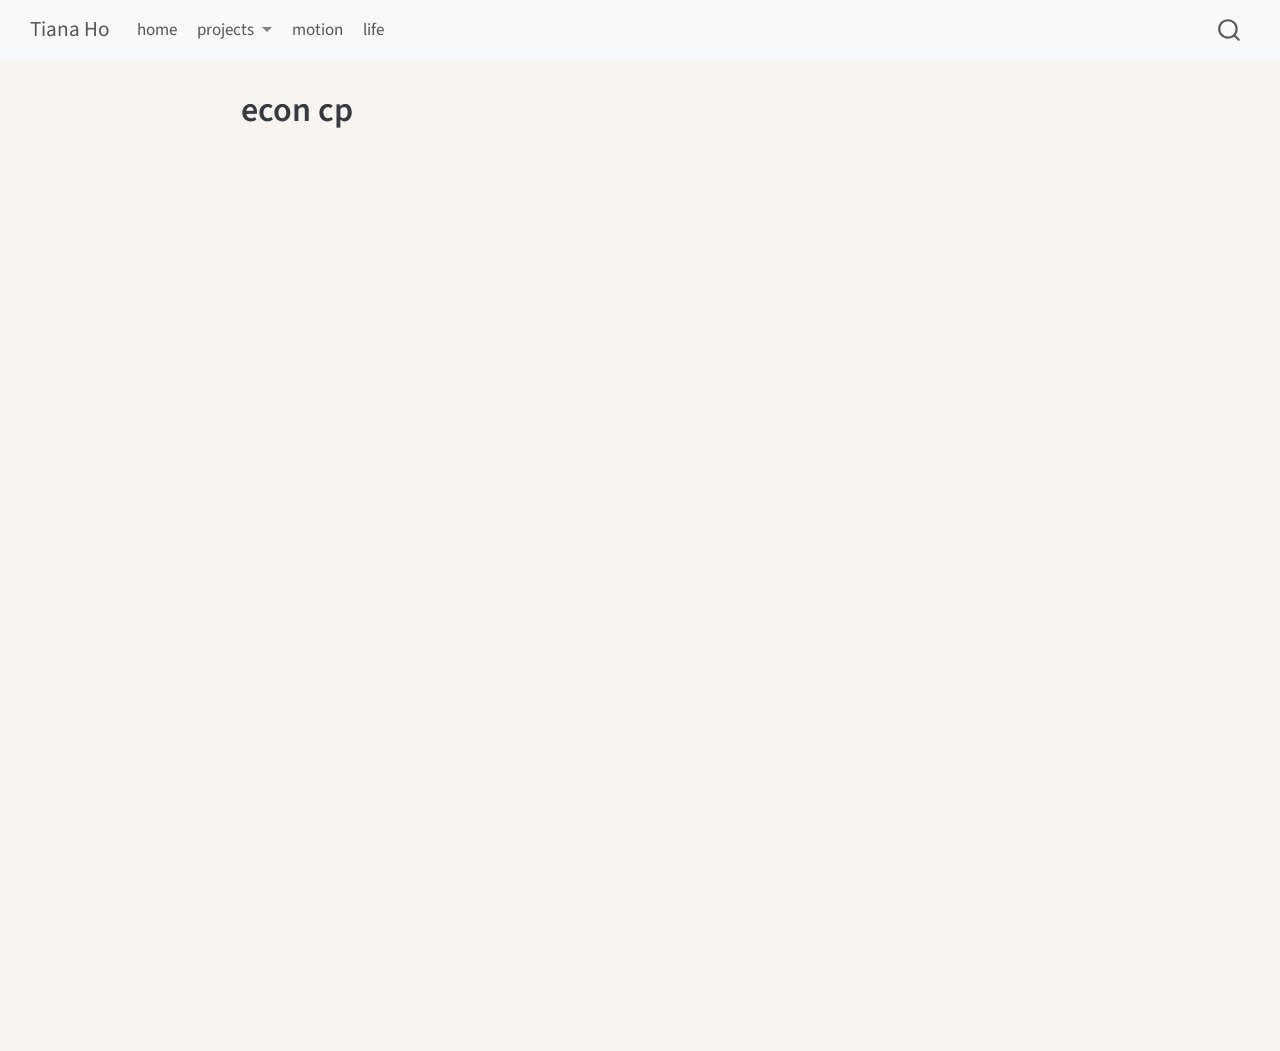
<file: docs/econ_cp.html>
<!DOCTYPE html>
<html xmlns="http://www.w3.org/1999/xhtml" lang="en" xml:lang="en"><head>

<meta charset="utf-8">
<meta name="generator" content="quarto-1.8.27">

<meta name="viewport" content="width=device-width, initial-scale=1.0, user-scalable=yes">


<title>econ cp – Tiana Ho</title>
<style>
code{white-space: pre-wrap;}
span.smallcaps{font-variant: small-caps;}
div.columns{display: flex; gap: min(4vw, 1.5em);}
div.column{flex: auto; overflow-x: auto;}
div.hanging-indent{margin-left: 1.5em; text-indent: -1.5em;}
ul.task-list{list-style: none;}
ul.task-list li input[type="checkbox"] {
  width: 0.8em;
  margin: 0 0.8em 0.2em -1em; /* quarto-specific, see https://github.com/quarto-dev/quarto-cli/issues/4556 */ 
  vertical-align: middle;
}
</style>


<script src="site_libs/quarto-nav/quarto-nav.js"></script>
<script src="site_libs/quarto-nav/headroom.min.js"></script>
<script src="site_libs/clipboard/clipboard.min.js"></script>
<script src="site_libs/quarto-search/autocomplete.umd.js"></script>
<script src="site_libs/quarto-search/fuse.min.js"></script>
<script src="site_libs/quarto-search/quarto-search.js"></script>
<meta name="quarto:offset" content="./">
<script src="site_libs/quarto-html/quarto.js" type="module"></script>
<script src="site_libs/quarto-html/tabsets/tabsets.js" type="module"></script>
<script src="site_libs/quarto-html/axe/axe-check.js" type="module"></script>
<script src="site_libs/quarto-html/popper.min.js"></script>
<script src="site_libs/quarto-html/tippy.umd.min.js"></script>
<script src="site_libs/quarto-html/anchor.min.js"></script>
<link href="site_libs/quarto-html/tippy.css" rel="stylesheet">
<link href="site_libs/quarto-html/quarto-syntax-highlighting-ed96de9b727972fe78a7b5d16c58bf87.css" rel="stylesheet" id="quarto-text-highlighting-styles">
<script src="site_libs/bootstrap/bootstrap.min.js"></script>
<link href="site_libs/bootstrap/bootstrap-icons.css" rel="stylesheet">
<link href="site_libs/bootstrap/bootstrap-c82218b12ac0f327fa8bd7d074ce2147.min.css" rel="stylesheet" append-hash="true" id="quarto-bootstrap" data-mode="light">
<script id="quarto-search-options" type="application/json">{
  "location": "navbar",
  "copy-button": false,
  "collapse-after": 3,
  "panel-placement": "end",
  "type": "overlay",
  "limit": 50,
  "keyboard-shortcut": [
    "f",
    "/",
    "s"
  ],
  "show-item-context": false,
  "language": {
    "search-no-results-text": "No results",
    "search-matching-documents-text": "matching documents",
    "search-copy-link-title": "Copy link to search",
    "search-hide-matches-text": "Hide additional matches",
    "search-more-match-text": "more match in this document",
    "search-more-matches-text": "more matches in this document",
    "search-clear-button-title": "Clear",
    "search-text-placeholder": "",
    "search-detached-cancel-button-title": "Cancel",
    "search-submit-button-title": "Submit",
    "search-label": "Search"
  }
}</script>


<link rel="stylesheet" href="styles.css">
</head>

<body class="nav-fixed fullcontent quarto-light">

<div id="quarto-search-results"></div>
  <header id="quarto-header" class="headroom fixed-top">
    <nav class="navbar navbar-expand-lg " data-bs-theme="dark">
      <div class="navbar-container container-fluid">
      <div class="navbar-brand-container mx-auto">
    <a class="navbar-brand" href="./index.html">
    <span class="navbar-title">Tiana Ho</span>
    </a>
  </div>
            <div id="quarto-search" class="" title="Search"></div>
          <button class="navbar-toggler" type="button" data-bs-toggle="collapse" data-bs-target="#navbarCollapse" aria-controls="navbarCollapse" role="menu" aria-expanded="false" aria-label="Toggle navigation" onclick="if (window.quartoToggleHeadroom) { window.quartoToggleHeadroom(); }">
  <span class="navbar-toggler-icon"></span>
</button>
          <div class="collapse navbar-collapse" id="navbarCollapse">
            <ul class="navbar-nav navbar-nav-scroll me-auto">
  <li class="nav-item">
    <a class="nav-link" href="./index.html"> 
<span class="menu-text">home</span></a>
  </li>  
  <li class="nav-item dropdown ">
    <a class="nav-link dropdown-toggle" href="#" id="nav-menu-projects" role="link" data-bs-toggle="dropdown" aria-expanded="false">
 <span class="menu-text">projects</span>
    </a>
    <ul class="dropdown-menu" aria-labelledby="nav-menu-projects">    
        <li>
    <a class="dropdown-item" href="./sql_project.html">
 <span class="dropdown-text">sql project</span></a>
  </li>  
        <li>
    <a class="dropdown-item" href="./r package.html">
 <span class="dropdown-text">JobTrackeR</span></a>
  </li>  
        <li>
    <a class="dropdown-item" href="./text_analysis.html">
 <span class="dropdown-text">text analysis</span></a>
  </li>  
        <li>
    <a class="dropdown-item" href="./article_analysis.html">
 <span class="dropdown-text">article analysis</span></a>
  </li>  
        <li>
    <a class="dropdown-item" href="./econ_pp.html">
 <span class="dropdown-text">econometrics pp</span></a>
  </li>  
        <li>
    <a class="dropdown-item" href="./econ_rp.html">
 <span class="dropdown-text">econometrics rp</span></a>
  </li>  
        <li>
    <a class="dropdown-item" href="./econ_cp.html">
 <span class="dropdown-text">econometrics cp</span></a>
  </li>  
    </ul>
  </li>
  <li class="nav-item">
    <a class="nav-link" href="./motion.html"> 
<span class="menu-text">motion</span></a>
  </li>  
  <li class="nav-item">
    <a class="nav-link" href="./life.html"> 
<span class="menu-text">life</span></a>
  </li>  
</ul>
          </div> <!-- /navcollapse -->
            <div class="quarto-navbar-tools">
</div>
      </div> <!-- /container-fluid -->
    </nav>
</header>
<!-- content -->
<div id="quarto-content" class="quarto-container page-columns page-rows-contents page-layout-article page-navbar">
<!-- sidebar -->
<!-- margin-sidebar -->
    
<!-- main -->
<main class="content" id="quarto-document-content">

<header id="title-block-header" class="quarto-title-block default">
<div class="quarto-title">
<h1 class="title">econ cp</h1>
</div>



<div class="quarto-title-meta">

    
  
    
  </div>
  


</header>


<iframe src="https://econ380w26.github.io/CP-AlyssaKwanghyunOnyouThuy-w9Lj2CaZ1X0q" width="100%" height="800px" style="border: none;">
</iframe>



</main> <!-- /main -->
<script id="quarto-html-after-body" type="application/javascript">
  window.document.addEventListener("DOMContentLoaded", function (event) {
    const icon = "";
    const anchorJS = new window.AnchorJS();
    anchorJS.options = {
      placement: 'right',
      icon: icon
    };
    anchorJS.add('.anchored');
    const isCodeAnnotation = (el) => {
      for (const clz of el.classList) {
        if (clz.startsWith('code-annotation-')) {                     
          return true;
        }
      }
      return false;
    }
    const onCopySuccess = function(e) {
      // button target
      const button = e.trigger;
      // don't keep focus
      button.blur();
      // flash "checked"
      button.classList.add('code-copy-button-checked');
      var currentTitle = button.getAttribute("title");
      button.setAttribute("title", "Copied!");
      let tooltip;
      if (window.bootstrap) {
        button.setAttribute("data-bs-toggle", "tooltip");
        button.setAttribute("data-bs-placement", "left");
        button.setAttribute("data-bs-title", "Copied!");
        tooltip = new bootstrap.Tooltip(button, 
          { trigger: "manual", 
            customClass: "code-copy-button-tooltip",
            offset: [0, -8]});
        tooltip.show();    
      }
      setTimeout(function() {
        if (tooltip) {
          tooltip.hide();
          button.removeAttribute("data-bs-title");
          button.removeAttribute("data-bs-toggle");
          button.removeAttribute("data-bs-placement");
        }
        button.setAttribute("title", currentTitle);
        button.classList.remove('code-copy-button-checked');
      }, 1000);
      // clear code selection
      e.clearSelection();
    }
    const getTextToCopy = function(trigger) {
      const outerScaffold = trigger.parentElement.cloneNode(true);
      const codeEl = outerScaffold.querySelector('code');
      for (const childEl of codeEl.children) {
        if (isCodeAnnotation(childEl)) {
          childEl.remove();
        }
      }
      return codeEl.innerText;
    }
    const clipboard = new window.ClipboardJS('.code-copy-button:not([data-in-quarto-modal])', {
      text: getTextToCopy
    });
    clipboard.on('success', onCopySuccess);
    if (window.document.getElementById('quarto-embedded-source-code-modal')) {
      const clipboardModal = new window.ClipboardJS('.code-copy-button[data-in-quarto-modal]', {
        text: getTextToCopy,
        container: window.document.getElementById('quarto-embedded-source-code-modal')
      });
      clipboardModal.on('success', onCopySuccess);
    }
      var localhostRegex = new RegExp(/^(?:http|https):\/\/localhost\:?[0-9]*\//);
      var mailtoRegex = new RegExp(/^mailto:/);
        var filterRegex = new RegExp('/' + window.location.host + '/');
      var isInternal = (href) => {
          return filterRegex.test(href) || localhostRegex.test(href) || mailtoRegex.test(href);
      }
      // Inspect non-navigation links and adorn them if external
     var links = window.document.querySelectorAll('a[href]:not(.nav-link):not(.navbar-brand):not(.toc-action):not(.sidebar-link):not(.sidebar-item-toggle):not(.pagination-link):not(.no-external):not([aria-hidden]):not(.dropdown-item):not(.quarto-navigation-tool):not(.about-link)');
      for (var i=0; i<links.length; i++) {
        const link = links[i];
        if (!isInternal(link.href)) {
          // undo the damage that might have been done by quarto-nav.js in the case of
          // links that we want to consider external
          if (link.dataset.originalHref !== undefined) {
            link.href = link.dataset.originalHref;
          }
        }
      }
    function tippyHover(el, contentFn, onTriggerFn, onUntriggerFn) {
      const config = {
        allowHTML: true,
        maxWidth: 500,
        delay: 100,
        arrow: false,
        appendTo: function(el) {
            return el.parentElement;
        },
        interactive: true,
        interactiveBorder: 10,
        theme: 'quarto',
        placement: 'bottom-start',
      };
      if (contentFn) {
        config.content = contentFn;
      }
      if (onTriggerFn) {
        config.onTrigger = onTriggerFn;
      }
      if (onUntriggerFn) {
        config.onUntrigger = onUntriggerFn;
      }
      window.tippy(el, config); 
    }
    const noterefs = window.document.querySelectorAll('a[role="doc-noteref"]');
    for (var i=0; i<noterefs.length; i++) {
      const ref = noterefs[i];
      tippyHover(ref, function() {
        // use id or data attribute instead here
        let href = ref.getAttribute('data-footnote-href') || ref.getAttribute('href');
        try { href = new URL(href).hash; } catch {}
        const id = href.replace(/^#\/?/, "");
        const note = window.document.getElementById(id);
        if (note) {
          return note.innerHTML;
        } else {
          return "";
        }
      });
    }
    const xrefs = window.document.querySelectorAll('a.quarto-xref');
    const processXRef = (id, note) => {
      // Strip column container classes
      const stripColumnClz = (el) => {
        el.classList.remove("page-full", "page-columns");
        if (el.children) {
          for (const child of el.children) {
            stripColumnClz(child);
          }
        }
      }
      stripColumnClz(note)
      if (id === null || id.startsWith('sec-')) {
        // Special case sections, only their first couple elements
        const container = document.createElement("div");
        if (note.children && note.children.length > 2) {
          container.appendChild(note.children[0].cloneNode(true));
          for (let i = 1; i < note.children.length; i++) {
            const child = note.children[i];
            if (child.tagName === "P" && child.innerText === "") {
              continue;
            } else {
              container.appendChild(child.cloneNode(true));
              break;
            }
          }
          if (window.Quarto?.typesetMath) {
            window.Quarto.typesetMath(container);
          }
          return container.innerHTML
        } else {
          if (window.Quarto?.typesetMath) {
            window.Quarto.typesetMath(note);
          }
          return note.innerHTML;
        }
      } else {
        // Remove any anchor links if they are present
        const anchorLink = note.querySelector('a.anchorjs-link');
        if (anchorLink) {
          anchorLink.remove();
        }
        if (window.Quarto?.typesetMath) {
          window.Quarto.typesetMath(note);
        }
        if (note.classList.contains("callout")) {
          return note.outerHTML;
        } else {
          return note.innerHTML;
        }
      }
    }
    for (var i=0; i<xrefs.length; i++) {
      const xref = xrefs[i];
      tippyHover(xref, undefined, function(instance) {
        instance.disable();
        let url = xref.getAttribute('href');
        let hash = undefined; 
        if (url.startsWith('#')) {
          hash = url;
        } else {
          try { hash = new URL(url).hash; } catch {}
        }
        if (hash) {
          const id = hash.replace(/^#\/?/, "");
          const note = window.document.getElementById(id);
          if (note !== null) {
            try {
              const html = processXRef(id, note.cloneNode(true));
              instance.setContent(html);
            } finally {
              instance.enable();
              instance.show();
            }
          } else {
            // See if we can fetch this
            fetch(url.split('#')[0])
            .then(res => res.text())
            .then(html => {
              const parser = new DOMParser();
              const htmlDoc = parser.parseFromString(html, "text/html");
              const note = htmlDoc.getElementById(id);
              if (note !== null) {
                const html = processXRef(id, note);
                instance.setContent(html);
              } 
            }).finally(() => {
              instance.enable();
              instance.show();
            });
          }
        } else {
          // See if we can fetch a full url (with no hash to target)
          // This is a special case and we should probably do some content thinning / targeting
          fetch(url)
          .then(res => res.text())
          .then(html => {
            const parser = new DOMParser();
            const htmlDoc = parser.parseFromString(html, "text/html");
            const note = htmlDoc.querySelector('main.content');
            if (note !== null) {
              // This should only happen for chapter cross references
              // (since there is no id in the URL)
              // remove the first header
              if (note.children.length > 0 && note.children[0].tagName === "HEADER") {
                note.children[0].remove();
              }
              const html = processXRef(null, note);
              instance.setContent(html);
            } 
          }).finally(() => {
            instance.enable();
            instance.show();
          });
        }
      }, function(instance) {
      });
    }
        let selectedAnnoteEl;
        const selectorForAnnotation = ( cell, annotation) => {
          let cellAttr = 'data-code-cell="' + cell + '"';
          let lineAttr = 'data-code-annotation="' +  annotation + '"';
          const selector = 'span[' + cellAttr + '][' + lineAttr + ']';
          return selector;
        }
        const selectCodeLines = (annoteEl) => {
          const doc = window.document;
          const targetCell = annoteEl.getAttribute("data-target-cell");
          const targetAnnotation = annoteEl.getAttribute("data-target-annotation");
          const annoteSpan = window.document.querySelector(selectorForAnnotation(targetCell, targetAnnotation));
          const lines = annoteSpan.getAttribute("data-code-lines").split(",");
          const lineIds = lines.map((line) => {
            return targetCell + "-" + line;
          })
          let top = null;
          let height = null;
          let parent = null;
          if (lineIds.length > 0) {
              //compute the position of the single el (top and bottom and make a div)
              const el = window.document.getElementById(lineIds[0]);
              top = el.offsetTop;
              height = el.offsetHeight;
              parent = el.parentElement.parentElement;
            if (lineIds.length > 1) {
              const lastEl = window.document.getElementById(lineIds[lineIds.length - 1]);
              const bottom = lastEl.offsetTop + lastEl.offsetHeight;
              height = bottom - top;
            }
            if (top !== null && height !== null && parent !== null) {
              // cook up a div (if necessary) and position it 
              let div = window.document.getElementById("code-annotation-line-highlight");
              if (div === null) {
                div = window.document.createElement("div");
                div.setAttribute("id", "code-annotation-line-highlight");
                div.style.position = 'absolute';
                parent.appendChild(div);
              }
              div.style.top = top - 2 + "px";
              div.style.height = height + 4 + "px";
              div.style.left = 0;
              let gutterDiv = window.document.getElementById("code-annotation-line-highlight-gutter");
              if (gutterDiv === null) {
                gutterDiv = window.document.createElement("div");
                gutterDiv.setAttribute("id", "code-annotation-line-highlight-gutter");
                gutterDiv.style.position = 'absolute';
                const codeCell = window.document.getElementById(targetCell);
                const gutter = codeCell.querySelector('.code-annotation-gutter');
                gutter.appendChild(gutterDiv);
              }
              gutterDiv.style.top = top - 2 + "px";
              gutterDiv.style.height = height + 4 + "px";
            }
            selectedAnnoteEl = annoteEl;
          }
        };
        const unselectCodeLines = () => {
          const elementsIds = ["code-annotation-line-highlight", "code-annotation-line-highlight-gutter"];
          elementsIds.forEach((elId) => {
            const div = window.document.getElementById(elId);
            if (div) {
              div.remove();
            }
          });
          selectedAnnoteEl = undefined;
        };
          // Handle positioning of the toggle
      window.addEventListener(
        "resize",
        throttle(() => {
          elRect = undefined;
          if (selectedAnnoteEl) {
            selectCodeLines(selectedAnnoteEl);
          }
        }, 10)
      );
      function throttle(fn, ms) {
      let throttle = false;
      let timer;
        return (...args) => {
          if(!throttle) { // first call gets through
              fn.apply(this, args);
              throttle = true;
          } else { // all the others get throttled
              if(timer) clearTimeout(timer); // cancel #2
              timer = setTimeout(() => {
                fn.apply(this, args);
                timer = throttle = false;
              }, ms);
          }
        };
      }
        // Attach click handler to the DT
        const annoteDls = window.document.querySelectorAll('dt[data-target-cell]');
        for (const annoteDlNode of annoteDls) {
          annoteDlNode.addEventListener('click', (event) => {
            const clickedEl = event.target;
            if (clickedEl !== selectedAnnoteEl) {
              unselectCodeLines();
              const activeEl = window.document.querySelector('dt[data-target-cell].code-annotation-active');
              if (activeEl) {
                activeEl.classList.remove('code-annotation-active');
              }
              selectCodeLines(clickedEl);
              clickedEl.classList.add('code-annotation-active');
            } else {
              // Unselect the line
              unselectCodeLines();
              clickedEl.classList.remove('code-annotation-active');
            }
          });
        }
    const findCites = (el) => {
      const parentEl = el.parentElement;
      if (parentEl) {
        const cites = parentEl.dataset.cites;
        if (cites) {
          return {
            el,
            cites: cites.split(' ')
          };
        } else {
          return findCites(el.parentElement)
        }
      } else {
        return undefined;
      }
    };
    var bibliorefs = window.document.querySelectorAll('a[role="doc-biblioref"]');
    for (var i=0; i<bibliorefs.length; i++) {
      const ref = bibliorefs[i];
      const citeInfo = findCites(ref);
      if (citeInfo) {
        tippyHover(citeInfo.el, function() {
          var popup = window.document.createElement('div');
          citeInfo.cites.forEach(function(cite) {
            var citeDiv = window.document.createElement('div');
            citeDiv.classList.add('hanging-indent');
            citeDiv.classList.add('csl-entry');
            var biblioDiv = window.document.getElementById('ref-' + cite);
            if (biblioDiv) {
              citeDiv.innerHTML = biblioDiv.innerHTML;
            }
            popup.appendChild(citeDiv);
          });
          return popup.innerHTML;
        });
      }
    }
  });
  </script>
</div> <!-- /content -->




</body></html>
</file>
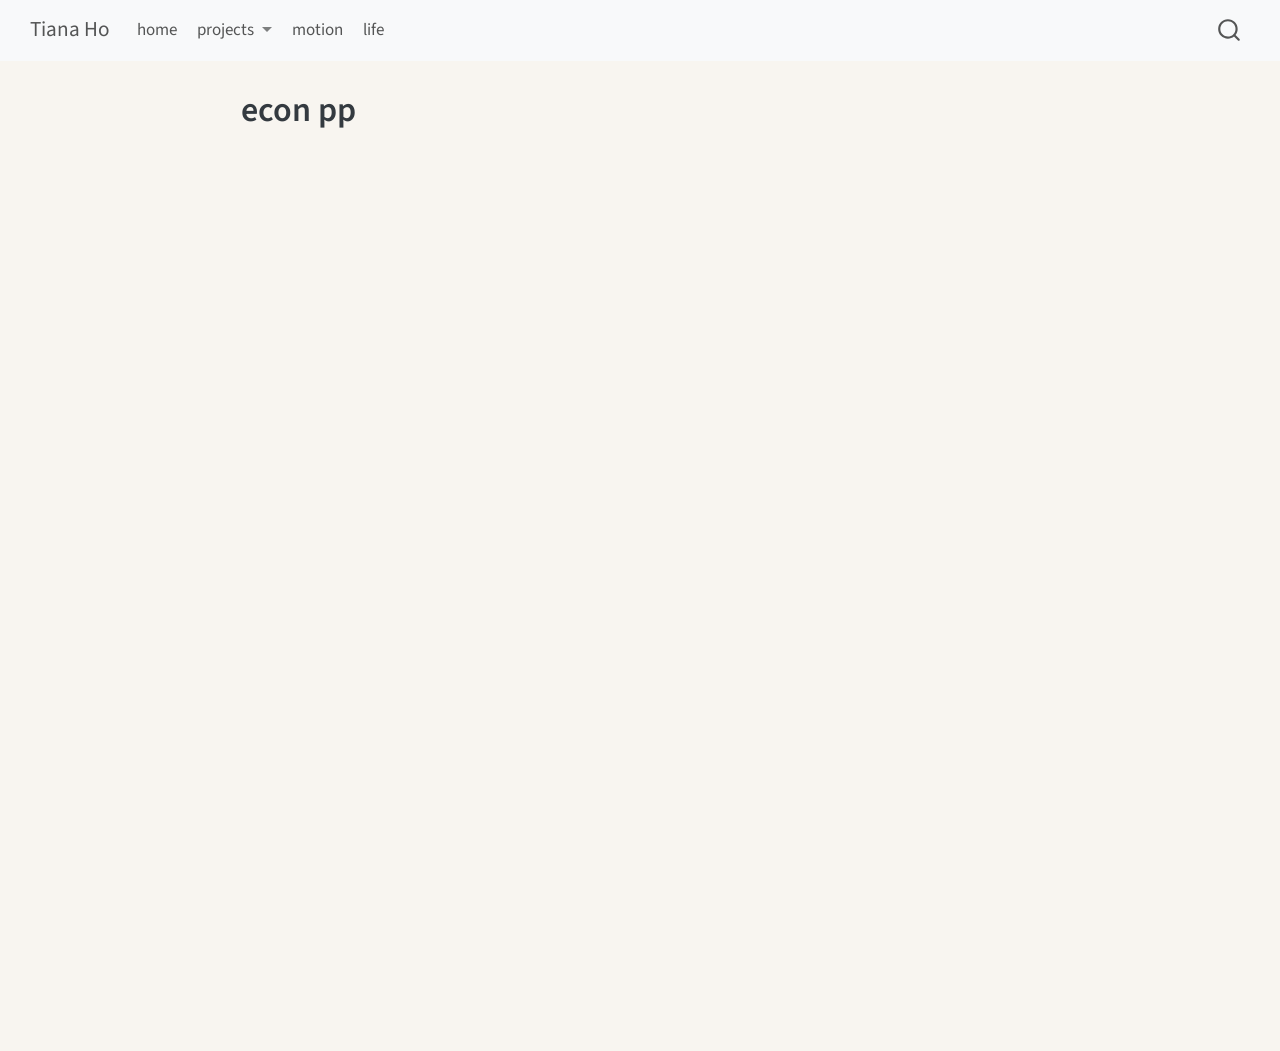
<file: docs/econ_pp.html>
<!DOCTYPE html>
<html xmlns="http://www.w3.org/1999/xhtml" lang="en" xml:lang="en"><head>

<meta charset="utf-8">
<meta name="generator" content="quarto-1.8.27">

<meta name="viewport" content="width=device-width, initial-scale=1.0, user-scalable=yes">


<title>econ pp – Tiana Ho</title>
<style>
code{white-space: pre-wrap;}
span.smallcaps{font-variant: small-caps;}
div.columns{display: flex; gap: min(4vw, 1.5em);}
div.column{flex: auto; overflow-x: auto;}
div.hanging-indent{margin-left: 1.5em; text-indent: -1.5em;}
ul.task-list{list-style: none;}
ul.task-list li input[type="checkbox"] {
  width: 0.8em;
  margin: 0 0.8em 0.2em -1em; /* quarto-specific, see https://github.com/quarto-dev/quarto-cli/issues/4556 */ 
  vertical-align: middle;
}
</style>


<script src="site_libs/quarto-nav/quarto-nav.js"></script>
<script src="site_libs/quarto-nav/headroom.min.js"></script>
<script src="site_libs/clipboard/clipboard.min.js"></script>
<script src="site_libs/quarto-search/autocomplete.umd.js"></script>
<script src="site_libs/quarto-search/fuse.min.js"></script>
<script src="site_libs/quarto-search/quarto-search.js"></script>
<meta name="quarto:offset" content="./">
<script src="site_libs/quarto-html/quarto.js" type="module"></script>
<script src="site_libs/quarto-html/tabsets/tabsets.js" type="module"></script>
<script src="site_libs/quarto-html/axe/axe-check.js" type="module"></script>
<script src="site_libs/quarto-html/popper.min.js"></script>
<script src="site_libs/quarto-html/tippy.umd.min.js"></script>
<script src="site_libs/quarto-html/anchor.min.js"></script>
<link href="site_libs/quarto-html/tippy.css" rel="stylesheet">
<link href="site_libs/quarto-html/quarto-syntax-highlighting-ed96de9b727972fe78a7b5d16c58bf87.css" rel="stylesheet" id="quarto-text-highlighting-styles">
<script src="site_libs/bootstrap/bootstrap.min.js"></script>
<link href="site_libs/bootstrap/bootstrap-icons.css" rel="stylesheet">
<link href="site_libs/bootstrap/bootstrap-c82218b12ac0f327fa8bd7d074ce2147.min.css" rel="stylesheet" append-hash="true" id="quarto-bootstrap" data-mode="light">
<script id="quarto-search-options" type="application/json">{
  "location": "navbar",
  "copy-button": false,
  "collapse-after": 3,
  "panel-placement": "end",
  "type": "overlay",
  "limit": 50,
  "keyboard-shortcut": [
    "f",
    "/",
    "s"
  ],
  "show-item-context": false,
  "language": {
    "search-no-results-text": "No results",
    "search-matching-documents-text": "matching documents",
    "search-copy-link-title": "Copy link to search",
    "search-hide-matches-text": "Hide additional matches",
    "search-more-match-text": "more match in this document",
    "search-more-matches-text": "more matches in this document",
    "search-clear-button-title": "Clear",
    "search-text-placeholder": "",
    "search-detached-cancel-button-title": "Cancel",
    "search-submit-button-title": "Submit",
    "search-label": "Search"
  }
}</script>


<link rel="stylesheet" href="styles.css">
</head>

<body class="nav-fixed fullcontent quarto-light">

<div id="quarto-search-results"></div>
  <header id="quarto-header" class="headroom fixed-top">
    <nav class="navbar navbar-expand-lg " data-bs-theme="dark">
      <div class="navbar-container container-fluid">
      <div class="navbar-brand-container mx-auto">
    <a class="navbar-brand" href="./index.html">
    <span class="navbar-title">Tiana Ho</span>
    </a>
  </div>
            <div id="quarto-search" class="" title="Search"></div>
          <button class="navbar-toggler" type="button" data-bs-toggle="collapse" data-bs-target="#navbarCollapse" aria-controls="navbarCollapse" role="menu" aria-expanded="false" aria-label="Toggle navigation" onclick="if (window.quartoToggleHeadroom) { window.quartoToggleHeadroom(); }">
  <span class="navbar-toggler-icon"></span>
</button>
          <div class="collapse navbar-collapse" id="navbarCollapse">
            <ul class="navbar-nav navbar-nav-scroll me-auto">
  <li class="nav-item">
    <a class="nav-link" href="./index.html"> 
<span class="menu-text">home</span></a>
  </li>  
  <li class="nav-item dropdown ">
    <a class="nav-link dropdown-toggle" href="#" id="nav-menu-projects" role="link" data-bs-toggle="dropdown" aria-expanded="false">
 <span class="menu-text">projects</span>
    </a>
    <ul class="dropdown-menu" aria-labelledby="nav-menu-projects">    
        <li>
    <a class="dropdown-item" href="./sql_project.html">
 <span class="dropdown-text">sql project</span></a>
  </li>  
        <li>
    <a class="dropdown-item" href="./r package.html">
 <span class="dropdown-text">JobTrackeR</span></a>
  </li>  
        <li>
    <a class="dropdown-item" href="./text_analysis.html">
 <span class="dropdown-text">text analysis</span></a>
  </li>  
        <li>
    <a class="dropdown-item" href="./article_analysis.html">
 <span class="dropdown-text">article analysis</span></a>
  </li>  
        <li>
    <a class="dropdown-item" href="./econ_pp.html">
 <span class="dropdown-text">econometrics pp</span></a>
  </li>  
        <li>
    <a class="dropdown-item" href="./econ_rp.html">
 <span class="dropdown-text">econometrics rp</span></a>
  </li>  
        <li>
    <a class="dropdown-item" href="./econ_cp.html">
 <span class="dropdown-text">econometrics cp</span></a>
  </li>  
    </ul>
  </li>
  <li class="nav-item">
    <a class="nav-link" href="./motion.html"> 
<span class="menu-text">motion</span></a>
  </li>  
  <li class="nav-item">
    <a class="nav-link" href="./life.html"> 
<span class="menu-text">life</span></a>
  </li>  
</ul>
          </div> <!-- /navcollapse -->
            <div class="quarto-navbar-tools">
</div>
      </div> <!-- /container-fluid -->
    </nav>
</header>
<!-- content -->
<div id="quarto-content" class="quarto-container page-columns page-rows-contents page-layout-article page-navbar">
<!-- sidebar -->
<!-- margin-sidebar -->
    
<!-- main -->
<main class="content" id="quarto-document-content">

<header id="title-block-header" class="quarto-title-block default">
<div class="quarto-title">
<h1 class="title">econ pp</h1>
</div>



<div class="quarto-title-meta">

    
  
    
  </div>
  


</header>


<iframe src="https://econ380w26.github.io/PP-AlyssaKwanghyunOnyouThuy-w9Lj2CaZ1X0q/" width="100%" height="800px" style="border: none;">
</iframe>



</main> <!-- /main -->
<script id="quarto-html-after-body" type="application/javascript">
  window.document.addEventListener("DOMContentLoaded", function (event) {
    const icon = "";
    const anchorJS = new window.AnchorJS();
    anchorJS.options = {
      placement: 'right',
      icon: icon
    };
    anchorJS.add('.anchored');
    const isCodeAnnotation = (el) => {
      for (const clz of el.classList) {
        if (clz.startsWith('code-annotation-')) {                     
          return true;
        }
      }
      return false;
    }
    const onCopySuccess = function(e) {
      // button target
      const button = e.trigger;
      // don't keep focus
      button.blur();
      // flash "checked"
      button.classList.add('code-copy-button-checked');
      var currentTitle = button.getAttribute("title");
      button.setAttribute("title", "Copied!");
      let tooltip;
      if (window.bootstrap) {
        button.setAttribute("data-bs-toggle", "tooltip");
        button.setAttribute("data-bs-placement", "left");
        button.setAttribute("data-bs-title", "Copied!");
        tooltip = new bootstrap.Tooltip(button, 
          { trigger: "manual", 
            customClass: "code-copy-button-tooltip",
            offset: [0, -8]});
        tooltip.show();    
      }
      setTimeout(function() {
        if (tooltip) {
          tooltip.hide();
          button.removeAttribute("data-bs-title");
          button.removeAttribute("data-bs-toggle");
          button.removeAttribute("data-bs-placement");
        }
        button.setAttribute("title", currentTitle);
        button.classList.remove('code-copy-button-checked');
      }, 1000);
      // clear code selection
      e.clearSelection();
    }
    const getTextToCopy = function(trigger) {
      const outerScaffold = trigger.parentElement.cloneNode(true);
      const codeEl = outerScaffold.querySelector('code');
      for (const childEl of codeEl.children) {
        if (isCodeAnnotation(childEl)) {
          childEl.remove();
        }
      }
      return codeEl.innerText;
    }
    const clipboard = new window.ClipboardJS('.code-copy-button:not([data-in-quarto-modal])', {
      text: getTextToCopy
    });
    clipboard.on('success', onCopySuccess);
    if (window.document.getElementById('quarto-embedded-source-code-modal')) {
      const clipboardModal = new window.ClipboardJS('.code-copy-button[data-in-quarto-modal]', {
        text: getTextToCopy,
        container: window.document.getElementById('quarto-embedded-source-code-modal')
      });
      clipboardModal.on('success', onCopySuccess);
    }
      var localhostRegex = new RegExp(/^(?:http|https):\/\/localhost\:?[0-9]*\//);
      var mailtoRegex = new RegExp(/^mailto:/);
        var filterRegex = new RegExp('/' + window.location.host + '/');
      var isInternal = (href) => {
          return filterRegex.test(href) || localhostRegex.test(href) || mailtoRegex.test(href);
      }
      // Inspect non-navigation links and adorn them if external
     var links = window.document.querySelectorAll('a[href]:not(.nav-link):not(.navbar-brand):not(.toc-action):not(.sidebar-link):not(.sidebar-item-toggle):not(.pagination-link):not(.no-external):not([aria-hidden]):not(.dropdown-item):not(.quarto-navigation-tool):not(.about-link)');
      for (var i=0; i<links.length; i++) {
        const link = links[i];
        if (!isInternal(link.href)) {
          // undo the damage that might have been done by quarto-nav.js in the case of
          // links that we want to consider external
          if (link.dataset.originalHref !== undefined) {
            link.href = link.dataset.originalHref;
          }
        }
      }
    function tippyHover(el, contentFn, onTriggerFn, onUntriggerFn) {
      const config = {
        allowHTML: true,
        maxWidth: 500,
        delay: 100,
        arrow: false,
        appendTo: function(el) {
            return el.parentElement;
        },
        interactive: true,
        interactiveBorder: 10,
        theme: 'quarto',
        placement: 'bottom-start',
      };
      if (contentFn) {
        config.content = contentFn;
      }
      if (onTriggerFn) {
        config.onTrigger = onTriggerFn;
      }
      if (onUntriggerFn) {
        config.onUntrigger = onUntriggerFn;
      }
      window.tippy(el, config); 
    }
    const noterefs = window.document.querySelectorAll('a[role="doc-noteref"]');
    for (var i=0; i<noterefs.length; i++) {
      const ref = noterefs[i];
      tippyHover(ref, function() {
        // use id or data attribute instead here
        let href = ref.getAttribute('data-footnote-href') || ref.getAttribute('href');
        try { href = new URL(href).hash; } catch {}
        const id = href.replace(/^#\/?/, "");
        const note = window.document.getElementById(id);
        if (note) {
          return note.innerHTML;
        } else {
          return "";
        }
      });
    }
    const xrefs = window.document.querySelectorAll('a.quarto-xref');
    const processXRef = (id, note) => {
      // Strip column container classes
      const stripColumnClz = (el) => {
        el.classList.remove("page-full", "page-columns");
        if (el.children) {
          for (const child of el.children) {
            stripColumnClz(child);
          }
        }
      }
      stripColumnClz(note)
      if (id === null || id.startsWith('sec-')) {
        // Special case sections, only their first couple elements
        const container = document.createElement("div");
        if (note.children && note.children.length > 2) {
          container.appendChild(note.children[0].cloneNode(true));
          for (let i = 1; i < note.children.length; i++) {
            const child = note.children[i];
            if (child.tagName === "P" && child.innerText === "") {
              continue;
            } else {
              container.appendChild(child.cloneNode(true));
              break;
            }
          }
          if (window.Quarto?.typesetMath) {
            window.Quarto.typesetMath(container);
          }
          return container.innerHTML
        } else {
          if (window.Quarto?.typesetMath) {
            window.Quarto.typesetMath(note);
          }
          return note.innerHTML;
        }
      } else {
        // Remove any anchor links if they are present
        const anchorLink = note.querySelector('a.anchorjs-link');
        if (anchorLink) {
          anchorLink.remove();
        }
        if (window.Quarto?.typesetMath) {
          window.Quarto.typesetMath(note);
        }
        if (note.classList.contains("callout")) {
          return note.outerHTML;
        } else {
          return note.innerHTML;
        }
      }
    }
    for (var i=0; i<xrefs.length; i++) {
      const xref = xrefs[i];
      tippyHover(xref, undefined, function(instance) {
        instance.disable();
        let url = xref.getAttribute('href');
        let hash = undefined; 
        if (url.startsWith('#')) {
          hash = url;
        } else {
          try { hash = new URL(url).hash; } catch {}
        }
        if (hash) {
          const id = hash.replace(/^#\/?/, "");
          const note = window.document.getElementById(id);
          if (note !== null) {
            try {
              const html = processXRef(id, note.cloneNode(true));
              instance.setContent(html);
            } finally {
              instance.enable();
              instance.show();
            }
          } else {
            // See if we can fetch this
            fetch(url.split('#')[0])
            .then(res => res.text())
            .then(html => {
              const parser = new DOMParser();
              const htmlDoc = parser.parseFromString(html, "text/html");
              const note = htmlDoc.getElementById(id);
              if (note !== null) {
                const html = processXRef(id, note);
                instance.setContent(html);
              } 
            }).finally(() => {
              instance.enable();
              instance.show();
            });
          }
        } else {
          // See if we can fetch a full url (with no hash to target)
          // This is a special case and we should probably do some content thinning / targeting
          fetch(url)
          .then(res => res.text())
          .then(html => {
            const parser = new DOMParser();
            const htmlDoc = parser.parseFromString(html, "text/html");
            const note = htmlDoc.querySelector('main.content');
            if (note !== null) {
              // This should only happen for chapter cross references
              // (since there is no id in the URL)
              // remove the first header
              if (note.children.length > 0 && note.children[0].tagName === "HEADER") {
                note.children[0].remove();
              }
              const html = processXRef(null, note);
              instance.setContent(html);
            } 
          }).finally(() => {
            instance.enable();
            instance.show();
          });
        }
      }, function(instance) {
      });
    }
        let selectedAnnoteEl;
        const selectorForAnnotation = ( cell, annotation) => {
          let cellAttr = 'data-code-cell="' + cell + '"';
          let lineAttr = 'data-code-annotation="' +  annotation + '"';
          const selector = 'span[' + cellAttr + '][' + lineAttr + ']';
          return selector;
        }
        const selectCodeLines = (annoteEl) => {
          const doc = window.document;
          const targetCell = annoteEl.getAttribute("data-target-cell");
          const targetAnnotation = annoteEl.getAttribute("data-target-annotation");
          const annoteSpan = window.document.querySelector(selectorForAnnotation(targetCell, targetAnnotation));
          const lines = annoteSpan.getAttribute("data-code-lines").split(",");
          const lineIds = lines.map((line) => {
            return targetCell + "-" + line;
          })
          let top = null;
          let height = null;
          let parent = null;
          if (lineIds.length > 0) {
              //compute the position of the single el (top and bottom and make a div)
              const el = window.document.getElementById(lineIds[0]);
              top = el.offsetTop;
              height = el.offsetHeight;
              parent = el.parentElement.parentElement;
            if (lineIds.length > 1) {
              const lastEl = window.document.getElementById(lineIds[lineIds.length - 1]);
              const bottom = lastEl.offsetTop + lastEl.offsetHeight;
              height = bottom - top;
            }
            if (top !== null && height !== null && parent !== null) {
              // cook up a div (if necessary) and position it 
              let div = window.document.getElementById("code-annotation-line-highlight");
              if (div === null) {
                div = window.document.createElement("div");
                div.setAttribute("id", "code-annotation-line-highlight");
                div.style.position = 'absolute';
                parent.appendChild(div);
              }
              div.style.top = top - 2 + "px";
              div.style.height = height + 4 + "px";
              div.style.left = 0;
              let gutterDiv = window.document.getElementById("code-annotation-line-highlight-gutter");
              if (gutterDiv === null) {
                gutterDiv = window.document.createElement("div");
                gutterDiv.setAttribute("id", "code-annotation-line-highlight-gutter");
                gutterDiv.style.position = 'absolute';
                const codeCell = window.document.getElementById(targetCell);
                const gutter = codeCell.querySelector('.code-annotation-gutter');
                gutter.appendChild(gutterDiv);
              }
              gutterDiv.style.top = top - 2 + "px";
              gutterDiv.style.height = height + 4 + "px";
            }
            selectedAnnoteEl = annoteEl;
          }
        };
        const unselectCodeLines = () => {
          const elementsIds = ["code-annotation-line-highlight", "code-annotation-line-highlight-gutter"];
          elementsIds.forEach((elId) => {
            const div = window.document.getElementById(elId);
            if (div) {
              div.remove();
            }
          });
          selectedAnnoteEl = undefined;
        };
          // Handle positioning of the toggle
      window.addEventListener(
        "resize",
        throttle(() => {
          elRect = undefined;
          if (selectedAnnoteEl) {
            selectCodeLines(selectedAnnoteEl);
          }
        }, 10)
      );
      function throttle(fn, ms) {
      let throttle = false;
      let timer;
        return (...args) => {
          if(!throttle) { // first call gets through
              fn.apply(this, args);
              throttle = true;
          } else { // all the others get throttled
              if(timer) clearTimeout(timer); // cancel #2
              timer = setTimeout(() => {
                fn.apply(this, args);
                timer = throttle = false;
              }, ms);
          }
        };
      }
        // Attach click handler to the DT
        const annoteDls = window.document.querySelectorAll('dt[data-target-cell]');
        for (const annoteDlNode of annoteDls) {
          annoteDlNode.addEventListener('click', (event) => {
            const clickedEl = event.target;
            if (clickedEl !== selectedAnnoteEl) {
              unselectCodeLines();
              const activeEl = window.document.querySelector('dt[data-target-cell].code-annotation-active');
              if (activeEl) {
                activeEl.classList.remove('code-annotation-active');
              }
              selectCodeLines(clickedEl);
              clickedEl.classList.add('code-annotation-active');
            } else {
              // Unselect the line
              unselectCodeLines();
              clickedEl.classList.remove('code-annotation-active');
            }
          });
        }
    const findCites = (el) => {
      const parentEl = el.parentElement;
      if (parentEl) {
        const cites = parentEl.dataset.cites;
        if (cites) {
          return {
            el,
            cites: cites.split(' ')
          };
        } else {
          return findCites(el.parentElement)
        }
      } else {
        return undefined;
      }
    };
    var bibliorefs = window.document.querySelectorAll('a[role="doc-biblioref"]');
    for (var i=0; i<bibliorefs.length; i++) {
      const ref = bibliorefs[i];
      const citeInfo = findCites(ref);
      if (citeInfo) {
        tippyHover(citeInfo.el, function() {
          var popup = window.document.createElement('div');
          citeInfo.cites.forEach(function(cite) {
            var citeDiv = window.document.createElement('div');
            citeDiv.classList.add('hanging-indent');
            citeDiv.classList.add('csl-entry');
            var biblioDiv = window.document.getElementById('ref-' + cite);
            if (biblioDiv) {
              citeDiv.innerHTML = biblioDiv.innerHTML;
            }
            popup.appendChild(citeDiv);
          });
          return popup.innerHTML;
        });
      }
    }
  });
  </script>
</div> <!-- /content -->




</body></html>
</file>
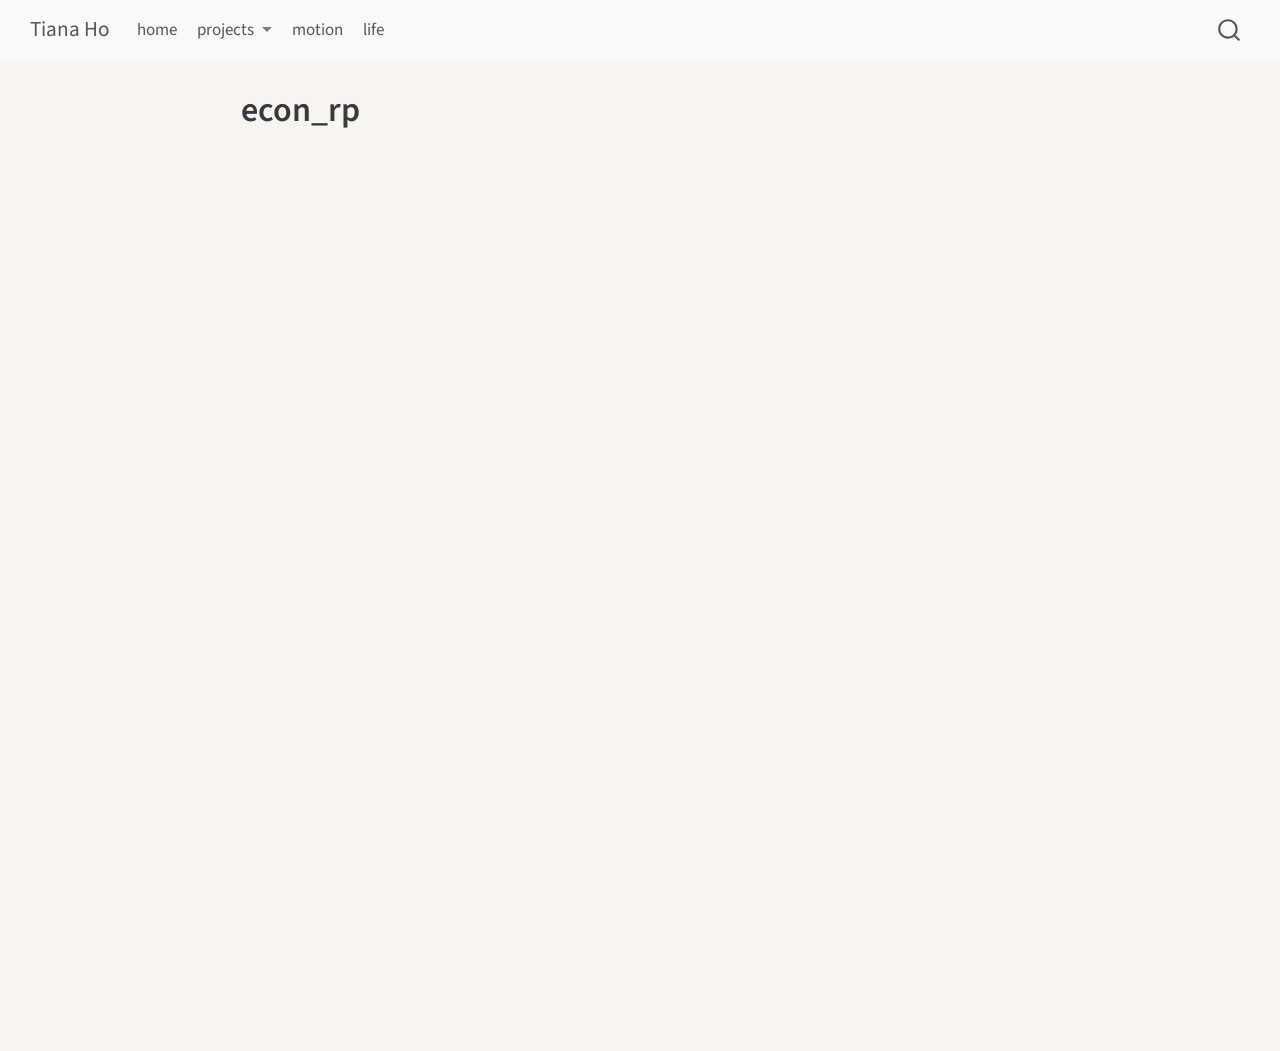
<file: docs/econ_rp.html>
<!DOCTYPE html>
<html xmlns="http://www.w3.org/1999/xhtml" lang="en" xml:lang="en"><head>

<meta charset="utf-8">
<meta name="generator" content="quarto-1.8.27">

<meta name="viewport" content="width=device-width, initial-scale=1.0, user-scalable=yes">


<title>econ_rp – Tiana Ho</title>
<style>
code{white-space: pre-wrap;}
span.smallcaps{font-variant: small-caps;}
div.columns{display: flex; gap: min(4vw, 1.5em);}
div.column{flex: auto; overflow-x: auto;}
div.hanging-indent{margin-left: 1.5em; text-indent: -1.5em;}
ul.task-list{list-style: none;}
ul.task-list li input[type="checkbox"] {
  width: 0.8em;
  margin: 0 0.8em 0.2em -1em; /* quarto-specific, see https://github.com/quarto-dev/quarto-cli/issues/4556 */ 
  vertical-align: middle;
}
</style>


<script src="site_libs/quarto-nav/quarto-nav.js"></script>
<script src="site_libs/quarto-nav/headroom.min.js"></script>
<script src="site_libs/clipboard/clipboard.min.js"></script>
<script src="site_libs/quarto-search/autocomplete.umd.js"></script>
<script src="site_libs/quarto-search/fuse.min.js"></script>
<script src="site_libs/quarto-search/quarto-search.js"></script>
<meta name="quarto:offset" content="./">
<script src="site_libs/quarto-html/quarto.js" type="module"></script>
<script src="site_libs/quarto-html/tabsets/tabsets.js" type="module"></script>
<script src="site_libs/quarto-html/axe/axe-check.js" type="module"></script>
<script src="site_libs/quarto-html/popper.min.js"></script>
<script src="site_libs/quarto-html/tippy.umd.min.js"></script>
<script src="site_libs/quarto-html/anchor.min.js"></script>
<link href="site_libs/quarto-html/tippy.css" rel="stylesheet">
<link href="site_libs/quarto-html/quarto-syntax-highlighting-ed96de9b727972fe78a7b5d16c58bf87.css" rel="stylesheet" id="quarto-text-highlighting-styles">
<script src="site_libs/bootstrap/bootstrap.min.js"></script>
<link href="site_libs/bootstrap/bootstrap-icons.css" rel="stylesheet">
<link href="site_libs/bootstrap/bootstrap-c82218b12ac0f327fa8bd7d074ce2147.min.css" rel="stylesheet" append-hash="true" id="quarto-bootstrap" data-mode="light">
<script id="quarto-search-options" type="application/json">{
  "location": "navbar",
  "copy-button": false,
  "collapse-after": 3,
  "panel-placement": "end",
  "type": "overlay",
  "limit": 50,
  "keyboard-shortcut": [
    "f",
    "/",
    "s"
  ],
  "show-item-context": false,
  "language": {
    "search-no-results-text": "No results",
    "search-matching-documents-text": "matching documents",
    "search-copy-link-title": "Copy link to search",
    "search-hide-matches-text": "Hide additional matches",
    "search-more-match-text": "more match in this document",
    "search-more-matches-text": "more matches in this document",
    "search-clear-button-title": "Clear",
    "search-text-placeholder": "",
    "search-detached-cancel-button-title": "Cancel",
    "search-submit-button-title": "Submit",
    "search-label": "Search"
  }
}</script>


<link rel="stylesheet" href="styles.css">
</head>

<body class="nav-fixed fullcontent quarto-light">

<div id="quarto-search-results"></div>
  <header id="quarto-header" class="headroom fixed-top">
    <nav class="navbar navbar-expand-lg " data-bs-theme="dark">
      <div class="navbar-container container-fluid">
      <div class="navbar-brand-container mx-auto">
    <a class="navbar-brand" href="./index.html">
    <span class="navbar-title">Tiana Ho</span>
    </a>
  </div>
            <div id="quarto-search" class="" title="Search"></div>
          <button class="navbar-toggler" type="button" data-bs-toggle="collapse" data-bs-target="#navbarCollapse" aria-controls="navbarCollapse" role="menu" aria-expanded="false" aria-label="Toggle navigation" onclick="if (window.quartoToggleHeadroom) { window.quartoToggleHeadroom(); }">
  <span class="navbar-toggler-icon"></span>
</button>
          <div class="collapse navbar-collapse" id="navbarCollapse">
            <ul class="navbar-nav navbar-nav-scroll me-auto">
  <li class="nav-item">
    <a class="nav-link" href="./index.html"> 
<span class="menu-text">home</span></a>
  </li>  
  <li class="nav-item dropdown ">
    <a class="nav-link dropdown-toggle" href="#" id="nav-menu-projects" role="link" data-bs-toggle="dropdown" aria-expanded="false">
 <span class="menu-text">projects</span>
    </a>
    <ul class="dropdown-menu" aria-labelledby="nav-menu-projects">    
        <li>
    <a class="dropdown-item" href="./sql_project.html">
 <span class="dropdown-text">sql project</span></a>
  </li>  
        <li>
    <a class="dropdown-item" href="./r package.html">
 <span class="dropdown-text">JobTrackeR</span></a>
  </li>  
        <li>
    <a class="dropdown-item" href="./text_analysis.html">
 <span class="dropdown-text">text analysis</span></a>
  </li>  
        <li>
    <a class="dropdown-item" href="./article_analysis.html">
 <span class="dropdown-text">article analysis</span></a>
  </li>  
        <li>
    <a class="dropdown-item" href="./econ_pp.html">
 <span class="dropdown-text">econometrics pp</span></a>
  </li>  
        <li>
    <a class="dropdown-item" href="./econ_rp.html">
 <span class="dropdown-text">econometrics rp</span></a>
  </li>  
        <li>
    <a class="dropdown-item" href="./econ_cp.html">
 <span class="dropdown-text">econometrics cp</span></a>
  </li>  
    </ul>
  </li>
  <li class="nav-item">
    <a class="nav-link" href="./motion.html"> 
<span class="menu-text">motion</span></a>
  </li>  
  <li class="nav-item">
    <a class="nav-link" href="./life.html"> 
<span class="menu-text">life</span></a>
  </li>  
</ul>
          </div> <!-- /navcollapse -->
            <div class="quarto-navbar-tools">
</div>
      </div> <!-- /container-fluid -->
    </nav>
</header>
<!-- content -->
<div id="quarto-content" class="quarto-container page-columns page-rows-contents page-layout-article page-navbar">
<!-- sidebar -->
<!-- margin-sidebar -->
    
<!-- main -->
<main class="content" id="quarto-document-content">

<header id="title-block-header" class="quarto-title-block default">
<div class="quarto-title">
<h1 class="title">econ_rp</h1>
</div>



<div class="quarto-title-meta">

    
  
    
  </div>
  


</header>


<iframe src="https://econ380w26.github.io/RP-AlyssaKwanghyunOnyouThuy-w9Lj2CaZ1X0q/" width="100%" height="800px" style="border: none;">
</iframe>



</main> <!-- /main -->
<script id="quarto-html-after-body" type="application/javascript">
  window.document.addEventListener("DOMContentLoaded", function (event) {
    const icon = "";
    const anchorJS = new window.AnchorJS();
    anchorJS.options = {
      placement: 'right',
      icon: icon
    };
    anchorJS.add('.anchored');
    const isCodeAnnotation = (el) => {
      for (const clz of el.classList) {
        if (clz.startsWith('code-annotation-')) {                     
          return true;
        }
      }
      return false;
    }
    const onCopySuccess = function(e) {
      // button target
      const button = e.trigger;
      // don't keep focus
      button.blur();
      // flash "checked"
      button.classList.add('code-copy-button-checked');
      var currentTitle = button.getAttribute("title");
      button.setAttribute("title", "Copied!");
      let tooltip;
      if (window.bootstrap) {
        button.setAttribute("data-bs-toggle", "tooltip");
        button.setAttribute("data-bs-placement", "left");
        button.setAttribute("data-bs-title", "Copied!");
        tooltip = new bootstrap.Tooltip(button, 
          { trigger: "manual", 
            customClass: "code-copy-button-tooltip",
            offset: [0, -8]});
        tooltip.show();    
      }
      setTimeout(function() {
        if (tooltip) {
          tooltip.hide();
          button.removeAttribute("data-bs-title");
          button.removeAttribute("data-bs-toggle");
          button.removeAttribute("data-bs-placement");
        }
        button.setAttribute("title", currentTitle);
        button.classList.remove('code-copy-button-checked');
      }, 1000);
      // clear code selection
      e.clearSelection();
    }
    const getTextToCopy = function(trigger) {
      const outerScaffold = trigger.parentElement.cloneNode(true);
      const codeEl = outerScaffold.querySelector('code');
      for (const childEl of codeEl.children) {
        if (isCodeAnnotation(childEl)) {
          childEl.remove();
        }
      }
      return codeEl.innerText;
    }
    const clipboard = new window.ClipboardJS('.code-copy-button:not([data-in-quarto-modal])', {
      text: getTextToCopy
    });
    clipboard.on('success', onCopySuccess);
    if (window.document.getElementById('quarto-embedded-source-code-modal')) {
      const clipboardModal = new window.ClipboardJS('.code-copy-button[data-in-quarto-modal]', {
        text: getTextToCopy,
        container: window.document.getElementById('quarto-embedded-source-code-modal')
      });
      clipboardModal.on('success', onCopySuccess);
    }
      var localhostRegex = new RegExp(/^(?:http|https):\/\/localhost\:?[0-9]*\//);
      var mailtoRegex = new RegExp(/^mailto:/);
        var filterRegex = new RegExp('/' + window.location.host + '/');
      var isInternal = (href) => {
          return filterRegex.test(href) || localhostRegex.test(href) || mailtoRegex.test(href);
      }
      // Inspect non-navigation links and adorn them if external
     var links = window.document.querySelectorAll('a[href]:not(.nav-link):not(.navbar-brand):not(.toc-action):not(.sidebar-link):not(.sidebar-item-toggle):not(.pagination-link):not(.no-external):not([aria-hidden]):not(.dropdown-item):not(.quarto-navigation-tool):not(.about-link)');
      for (var i=0; i<links.length; i++) {
        const link = links[i];
        if (!isInternal(link.href)) {
          // undo the damage that might have been done by quarto-nav.js in the case of
          // links that we want to consider external
          if (link.dataset.originalHref !== undefined) {
            link.href = link.dataset.originalHref;
          }
        }
      }
    function tippyHover(el, contentFn, onTriggerFn, onUntriggerFn) {
      const config = {
        allowHTML: true,
        maxWidth: 500,
        delay: 100,
        arrow: false,
        appendTo: function(el) {
            return el.parentElement;
        },
        interactive: true,
        interactiveBorder: 10,
        theme: 'quarto',
        placement: 'bottom-start',
      };
      if (contentFn) {
        config.content = contentFn;
      }
      if (onTriggerFn) {
        config.onTrigger = onTriggerFn;
      }
      if (onUntriggerFn) {
        config.onUntrigger = onUntriggerFn;
      }
      window.tippy(el, config); 
    }
    const noterefs = window.document.querySelectorAll('a[role="doc-noteref"]');
    for (var i=0; i<noterefs.length; i++) {
      const ref = noterefs[i];
      tippyHover(ref, function() {
        // use id or data attribute instead here
        let href = ref.getAttribute('data-footnote-href') || ref.getAttribute('href');
        try { href = new URL(href).hash; } catch {}
        const id = href.replace(/^#\/?/, "");
        const note = window.document.getElementById(id);
        if (note) {
          return note.innerHTML;
        } else {
          return "";
        }
      });
    }
    const xrefs = window.document.querySelectorAll('a.quarto-xref');
    const processXRef = (id, note) => {
      // Strip column container classes
      const stripColumnClz = (el) => {
        el.classList.remove("page-full", "page-columns");
        if (el.children) {
          for (const child of el.children) {
            stripColumnClz(child);
          }
        }
      }
      stripColumnClz(note)
      if (id === null || id.startsWith('sec-')) {
        // Special case sections, only their first couple elements
        const container = document.createElement("div");
        if (note.children && note.children.length > 2) {
          container.appendChild(note.children[0].cloneNode(true));
          for (let i = 1; i < note.children.length; i++) {
            const child = note.children[i];
            if (child.tagName === "P" && child.innerText === "") {
              continue;
            } else {
              container.appendChild(child.cloneNode(true));
              break;
            }
          }
          if (window.Quarto?.typesetMath) {
            window.Quarto.typesetMath(container);
          }
          return container.innerHTML
        } else {
          if (window.Quarto?.typesetMath) {
            window.Quarto.typesetMath(note);
          }
          return note.innerHTML;
        }
      } else {
        // Remove any anchor links if they are present
        const anchorLink = note.querySelector('a.anchorjs-link');
        if (anchorLink) {
          anchorLink.remove();
        }
        if (window.Quarto?.typesetMath) {
          window.Quarto.typesetMath(note);
        }
        if (note.classList.contains("callout")) {
          return note.outerHTML;
        } else {
          return note.innerHTML;
        }
      }
    }
    for (var i=0; i<xrefs.length; i++) {
      const xref = xrefs[i];
      tippyHover(xref, undefined, function(instance) {
        instance.disable();
        let url = xref.getAttribute('href');
        let hash = undefined; 
        if (url.startsWith('#')) {
          hash = url;
        } else {
          try { hash = new URL(url).hash; } catch {}
        }
        if (hash) {
          const id = hash.replace(/^#\/?/, "");
          const note = window.document.getElementById(id);
          if (note !== null) {
            try {
              const html = processXRef(id, note.cloneNode(true));
              instance.setContent(html);
            } finally {
              instance.enable();
              instance.show();
            }
          } else {
            // See if we can fetch this
            fetch(url.split('#')[0])
            .then(res => res.text())
            .then(html => {
              const parser = new DOMParser();
              const htmlDoc = parser.parseFromString(html, "text/html");
              const note = htmlDoc.getElementById(id);
              if (note !== null) {
                const html = processXRef(id, note);
                instance.setContent(html);
              } 
            }).finally(() => {
              instance.enable();
              instance.show();
            });
          }
        } else {
          // See if we can fetch a full url (with no hash to target)
          // This is a special case and we should probably do some content thinning / targeting
          fetch(url)
          .then(res => res.text())
          .then(html => {
            const parser = new DOMParser();
            const htmlDoc = parser.parseFromString(html, "text/html");
            const note = htmlDoc.querySelector('main.content');
            if (note !== null) {
              // This should only happen for chapter cross references
              // (since there is no id in the URL)
              // remove the first header
              if (note.children.length > 0 && note.children[0].tagName === "HEADER") {
                note.children[0].remove();
              }
              const html = processXRef(null, note);
              instance.setContent(html);
            } 
          }).finally(() => {
            instance.enable();
            instance.show();
          });
        }
      }, function(instance) {
      });
    }
        let selectedAnnoteEl;
        const selectorForAnnotation = ( cell, annotation) => {
          let cellAttr = 'data-code-cell="' + cell + '"';
          let lineAttr = 'data-code-annotation="' +  annotation + '"';
          const selector = 'span[' + cellAttr + '][' + lineAttr + ']';
          return selector;
        }
        const selectCodeLines = (annoteEl) => {
          const doc = window.document;
          const targetCell = annoteEl.getAttribute("data-target-cell");
          const targetAnnotation = annoteEl.getAttribute("data-target-annotation");
          const annoteSpan = window.document.querySelector(selectorForAnnotation(targetCell, targetAnnotation));
          const lines = annoteSpan.getAttribute("data-code-lines").split(",");
          const lineIds = lines.map((line) => {
            return targetCell + "-" + line;
          })
          let top = null;
          let height = null;
          let parent = null;
          if (lineIds.length > 0) {
              //compute the position of the single el (top and bottom and make a div)
              const el = window.document.getElementById(lineIds[0]);
              top = el.offsetTop;
              height = el.offsetHeight;
              parent = el.parentElement.parentElement;
            if (lineIds.length > 1) {
              const lastEl = window.document.getElementById(lineIds[lineIds.length - 1]);
              const bottom = lastEl.offsetTop + lastEl.offsetHeight;
              height = bottom - top;
            }
            if (top !== null && height !== null && parent !== null) {
              // cook up a div (if necessary) and position it 
              let div = window.document.getElementById("code-annotation-line-highlight");
              if (div === null) {
                div = window.document.createElement("div");
                div.setAttribute("id", "code-annotation-line-highlight");
                div.style.position = 'absolute';
                parent.appendChild(div);
              }
              div.style.top = top - 2 + "px";
              div.style.height = height + 4 + "px";
              div.style.left = 0;
              let gutterDiv = window.document.getElementById("code-annotation-line-highlight-gutter");
              if (gutterDiv === null) {
                gutterDiv = window.document.createElement("div");
                gutterDiv.setAttribute("id", "code-annotation-line-highlight-gutter");
                gutterDiv.style.position = 'absolute';
                const codeCell = window.document.getElementById(targetCell);
                const gutter = codeCell.querySelector('.code-annotation-gutter');
                gutter.appendChild(gutterDiv);
              }
              gutterDiv.style.top = top - 2 + "px";
              gutterDiv.style.height = height + 4 + "px";
            }
            selectedAnnoteEl = annoteEl;
          }
        };
        const unselectCodeLines = () => {
          const elementsIds = ["code-annotation-line-highlight", "code-annotation-line-highlight-gutter"];
          elementsIds.forEach((elId) => {
            const div = window.document.getElementById(elId);
            if (div) {
              div.remove();
            }
          });
          selectedAnnoteEl = undefined;
        };
          // Handle positioning of the toggle
      window.addEventListener(
        "resize",
        throttle(() => {
          elRect = undefined;
          if (selectedAnnoteEl) {
            selectCodeLines(selectedAnnoteEl);
          }
        }, 10)
      );
      function throttle(fn, ms) {
      let throttle = false;
      let timer;
        return (...args) => {
          if(!throttle) { // first call gets through
              fn.apply(this, args);
              throttle = true;
          } else { // all the others get throttled
              if(timer) clearTimeout(timer); // cancel #2
              timer = setTimeout(() => {
                fn.apply(this, args);
                timer = throttle = false;
              }, ms);
          }
        };
      }
        // Attach click handler to the DT
        const annoteDls = window.document.querySelectorAll('dt[data-target-cell]');
        for (const annoteDlNode of annoteDls) {
          annoteDlNode.addEventListener('click', (event) => {
            const clickedEl = event.target;
            if (clickedEl !== selectedAnnoteEl) {
              unselectCodeLines();
              const activeEl = window.document.querySelector('dt[data-target-cell].code-annotation-active');
              if (activeEl) {
                activeEl.classList.remove('code-annotation-active');
              }
              selectCodeLines(clickedEl);
              clickedEl.classList.add('code-annotation-active');
            } else {
              // Unselect the line
              unselectCodeLines();
              clickedEl.classList.remove('code-annotation-active');
            }
          });
        }
    const findCites = (el) => {
      const parentEl = el.parentElement;
      if (parentEl) {
        const cites = parentEl.dataset.cites;
        if (cites) {
          return {
            el,
            cites: cites.split(' ')
          };
        } else {
          return findCites(el.parentElement)
        }
      } else {
        return undefined;
      }
    };
    var bibliorefs = window.document.querySelectorAll('a[role="doc-biblioref"]');
    for (var i=0; i<bibliorefs.length; i++) {
      const ref = bibliorefs[i];
      const citeInfo = findCites(ref);
      if (citeInfo) {
        tippyHover(citeInfo.el, function() {
          var popup = window.document.createElement('div');
          citeInfo.cites.forEach(function(cite) {
            var citeDiv = window.document.createElement('div');
            citeDiv.classList.add('hanging-indent');
            citeDiv.classList.add('csl-entry');
            var biblioDiv = window.document.getElementById('ref-' + cite);
            if (biblioDiv) {
              citeDiv.innerHTML = biblioDiv.innerHTML;
            }
            popup.appendChild(citeDiv);
          });
          return popup.innerHTML;
        });
      }
    }
  });
  </script>
</div> <!-- /content -->




</body></html>
</file>
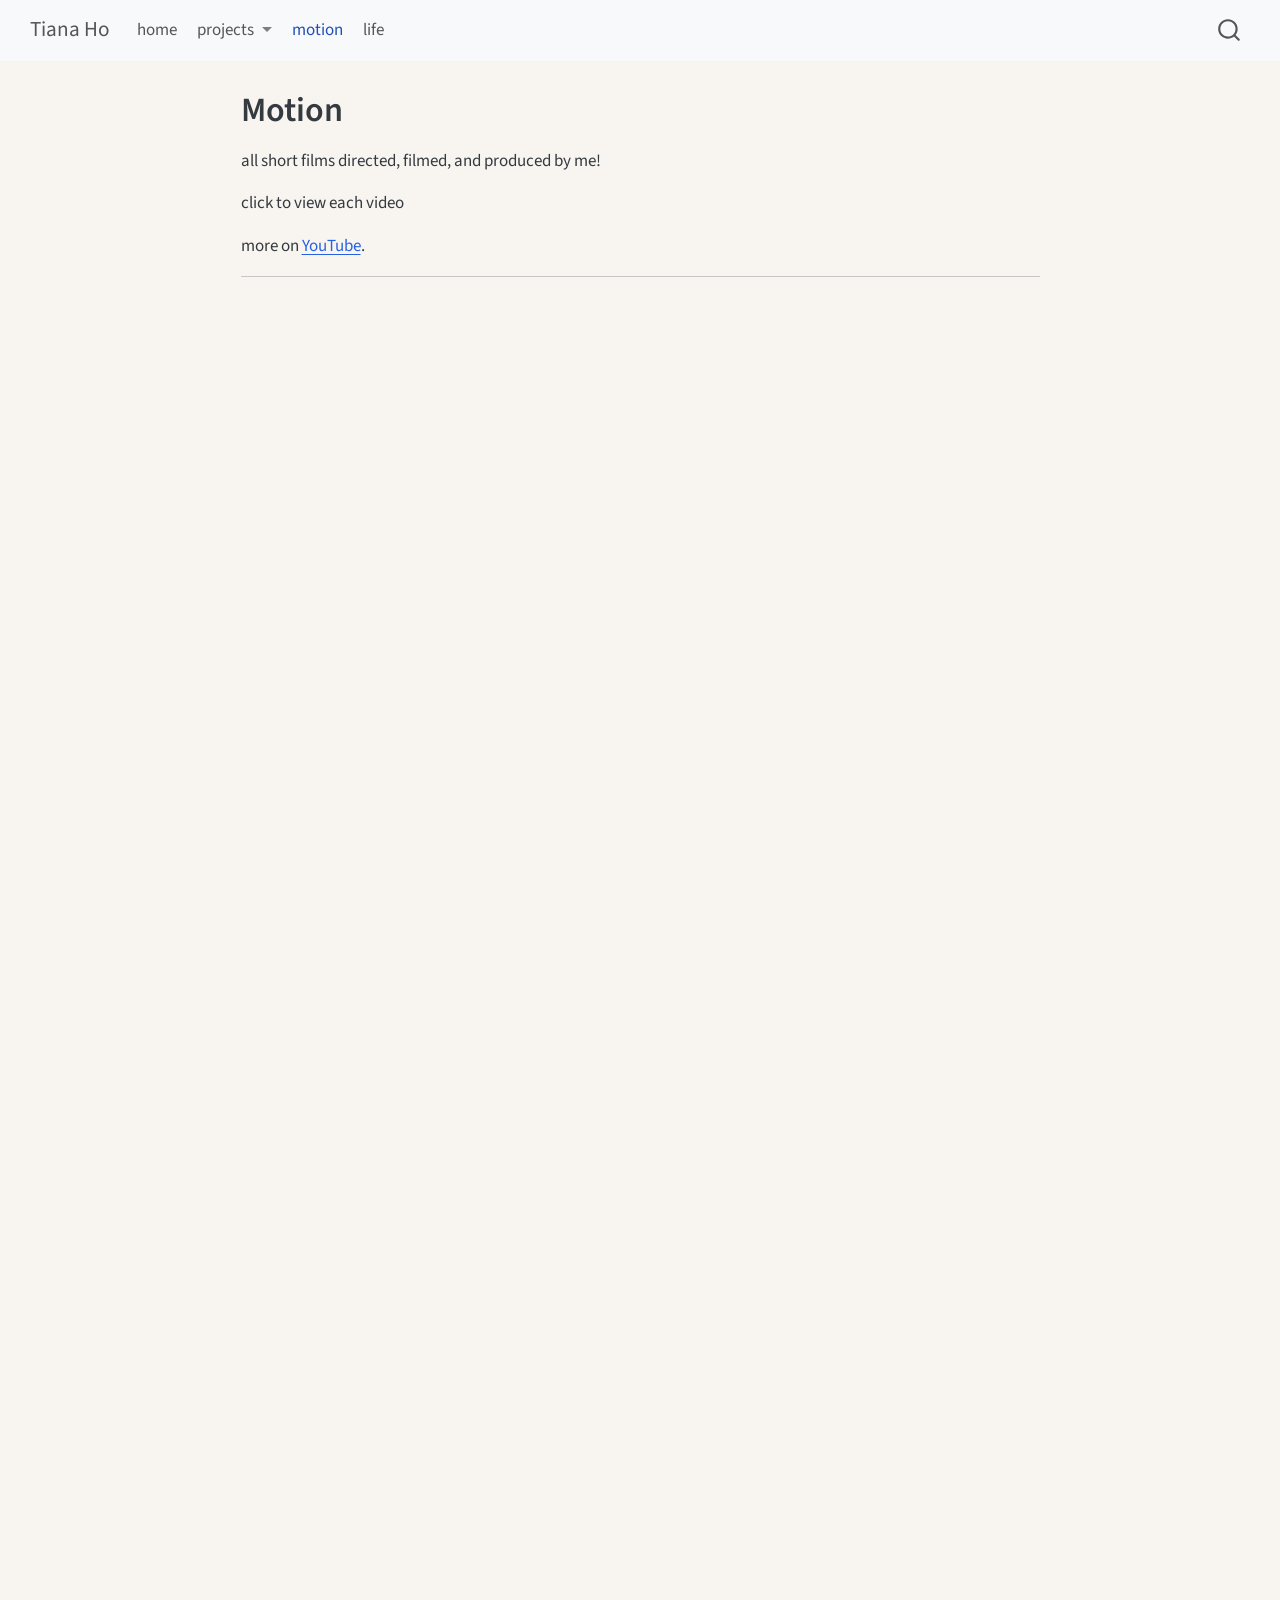
<file: docs/motion.html>
<!DOCTYPE html>
<html xmlns="http://www.w3.org/1999/xhtml" lang="en" xml:lang="en"><head>

<meta charset="utf-8">
<meta name="generator" content="quarto-1.8.27">

<meta name="viewport" content="width=device-width, initial-scale=1.0, user-scalable=yes">


<title>Motion – Tiana Ho</title>
<style>
code{white-space: pre-wrap;}
span.smallcaps{font-variant: small-caps;}
div.columns{display: flex; gap: min(4vw, 1.5em);}
div.column{flex: auto; overflow-x: auto;}
div.hanging-indent{margin-left: 1.5em; text-indent: -1.5em;}
ul.task-list{list-style: none;}
ul.task-list li input[type="checkbox"] {
  width: 0.8em;
  margin: 0 0.8em 0.2em -1em; /* quarto-specific, see https://github.com/quarto-dev/quarto-cli/issues/4556 */ 
  vertical-align: middle;
}
</style>


<script src="site_libs/quarto-nav/quarto-nav.js"></script>
<script src="site_libs/quarto-nav/headroom.min.js"></script>
<script src="site_libs/clipboard/clipboard.min.js"></script>
<script src="site_libs/quarto-search/autocomplete.umd.js"></script>
<script src="site_libs/quarto-search/fuse.min.js"></script>
<script src="site_libs/quarto-search/quarto-search.js"></script>
<meta name="quarto:offset" content="./">
<script src="site_libs/quarto-html/quarto.js" type="module"></script>
<script src="site_libs/quarto-html/tabsets/tabsets.js" type="module"></script>
<script src="site_libs/quarto-html/axe/axe-check.js" type="module"></script>
<script src="site_libs/quarto-html/popper.min.js"></script>
<script src="site_libs/quarto-html/tippy.umd.min.js"></script>
<script src="site_libs/quarto-html/anchor.min.js"></script>
<link href="site_libs/quarto-html/tippy.css" rel="stylesheet">
<link href="site_libs/quarto-html/quarto-syntax-highlighting-ed96de9b727972fe78a7b5d16c58bf87.css" rel="stylesheet" id="quarto-text-highlighting-styles">
<script src="site_libs/bootstrap/bootstrap.min.js"></script>
<link href="site_libs/bootstrap/bootstrap-icons.css" rel="stylesheet">
<link href="site_libs/bootstrap/bootstrap-c82218b12ac0f327fa8bd7d074ce2147.min.css" rel="stylesheet" append-hash="true" id="quarto-bootstrap" data-mode="light">
<script id="quarto-search-options" type="application/json">{
  "location": "navbar",
  "copy-button": false,
  "collapse-after": 3,
  "panel-placement": "end",
  "type": "overlay",
  "limit": 50,
  "keyboard-shortcut": [
    "f",
    "/",
    "s"
  ],
  "show-item-context": false,
  "language": {
    "search-no-results-text": "No results",
    "search-matching-documents-text": "matching documents",
    "search-copy-link-title": "Copy link to search",
    "search-hide-matches-text": "Hide additional matches",
    "search-more-match-text": "more match in this document",
    "search-more-matches-text": "more matches in this document",
    "search-clear-button-title": "Clear",
    "search-text-placeholder": "",
    "search-detached-cancel-button-title": "Cancel",
    "search-submit-button-title": "Submit",
    "search-label": "Search"
  }
}</script>


<link rel="stylesheet" href="styles.css">
</head>

<body class="nav-fixed fullcontent quarto-light">

<div id="quarto-search-results"></div>
  <header id="quarto-header" class="headroom fixed-top">
    <nav class="navbar navbar-expand-lg " data-bs-theme="dark">
      <div class="navbar-container container-fluid">
      <div class="navbar-brand-container mx-auto">
    <a class="navbar-brand" href="./index.html">
    <span class="navbar-title">Tiana Ho</span>
    </a>
  </div>
            <div id="quarto-search" class="" title="Search"></div>
          <button class="navbar-toggler" type="button" data-bs-toggle="collapse" data-bs-target="#navbarCollapse" aria-controls="navbarCollapse" role="menu" aria-expanded="false" aria-label="Toggle navigation" onclick="if (window.quartoToggleHeadroom) { window.quartoToggleHeadroom(); }">
  <span class="navbar-toggler-icon"></span>
</button>
          <div class="collapse navbar-collapse" id="navbarCollapse">
            <ul class="navbar-nav navbar-nav-scroll me-auto">
  <li class="nav-item">
    <a class="nav-link" href="./index.html"> 
<span class="menu-text">home</span></a>
  </li>  
  <li class="nav-item dropdown ">
    <a class="nav-link dropdown-toggle" href="#" id="nav-menu-projects" role="link" data-bs-toggle="dropdown" aria-expanded="false">
 <span class="menu-text">projects</span>
    </a>
    <ul class="dropdown-menu" aria-labelledby="nav-menu-projects">    
        <li>
    <a class="dropdown-item" href="./sql_project.html">
 <span class="dropdown-text">sql project</span></a>
  </li>  
        <li>
    <a class="dropdown-item" href="./r package.html">
 <span class="dropdown-text">JobTrackeR</span></a>
  </li>  
        <li>
    <a class="dropdown-item" href="./text_analysis.html">
 <span class="dropdown-text">text analysis</span></a>
  </li>  
        <li>
    <a class="dropdown-item" href="./article_analysis.html">
 <span class="dropdown-text">article analysis</span></a>
  </li>  
        <li>
    <a class="dropdown-item" href="./econ_pp.html">
 <span class="dropdown-text">econometrics pp</span></a>
  </li>  
        <li>
    <a class="dropdown-item" href="./econ_rp.html">
 <span class="dropdown-text">econometrics rp</span></a>
  </li>  
        <li>
    <a class="dropdown-item" href="./econ_cp.html">
 <span class="dropdown-text">econometrics cp</span></a>
  </li>  
    </ul>
  </li>
  <li class="nav-item">
    <a class="nav-link active" href="./motion.html" aria-current="page"> 
<span class="menu-text">motion</span></a>
  </li>  
  <li class="nav-item">
    <a class="nav-link" href="./life.html"> 
<span class="menu-text">life</span></a>
  </li>  
</ul>
          </div> <!-- /navcollapse -->
            <div class="quarto-navbar-tools">
</div>
      </div> <!-- /container-fluid -->
    </nav>
</header>
<!-- content -->
<div id="quarto-content" class="quarto-container page-columns page-rows-contents page-layout-article page-navbar">
<!-- sidebar -->
<!-- margin-sidebar -->
    
<!-- main -->
<main class="content" id="quarto-document-content">

<header id="title-block-header" class="quarto-title-block default">
<div class="quarto-title">
<h1 class="title">Motion</h1>
</div>



<div class="quarto-title-meta">

    
  
    
  </div>
  


</header>


<p>all short films directed, filmed, and produced by me!</p>
<p>click to view each video</p>
<p>more on <a href="https://www.youtube.com/@TianaHo-u1d">YouTube</a>.</p>
<hr>
<iframe width="560" height="315" src="https://www.youtube.com/embed/vyS0vN8wLu4" frameborder="0" allowfullscreen="">
</iframe>
<iframe width="560" height="315" src="https://www.youtube.com/embed/YRsCzGxbIOM" frameborder="0" allowfullscreen="">
</iframe>
<iframe width="560" height="315" src="https://www.youtube.com/embed/t5IMdANwaHQ" frameborder="0" allowfullscreen="">
</iframe>
<iframe width="560" height="315" src="https://www.youtube.com/embed/RcCuHg2FvkI" frameborder="0" allowfullscreen="">
</iframe>
<iframe width="560" height="315" src="https://www.youtube.com/embed/PFSWMKho_ZA" frameborder="0" allowfullscreen="">
</iframe>
<iframe width="560" height="315" src="https://www.youtube.com/embed/KP0YZvJY_vs" frameborder="0" allowfullscreen="">
</iframe>



</main> <!-- /main -->
<script id="quarto-html-after-body" type="application/javascript">
  window.document.addEventListener("DOMContentLoaded", function (event) {
    const icon = "";
    const anchorJS = new window.AnchorJS();
    anchorJS.options = {
      placement: 'right',
      icon: icon
    };
    anchorJS.add('.anchored');
    const isCodeAnnotation = (el) => {
      for (const clz of el.classList) {
        if (clz.startsWith('code-annotation-')) {                     
          return true;
        }
      }
      return false;
    }
    const onCopySuccess = function(e) {
      // button target
      const button = e.trigger;
      // don't keep focus
      button.blur();
      // flash "checked"
      button.classList.add('code-copy-button-checked');
      var currentTitle = button.getAttribute("title");
      button.setAttribute("title", "Copied!");
      let tooltip;
      if (window.bootstrap) {
        button.setAttribute("data-bs-toggle", "tooltip");
        button.setAttribute("data-bs-placement", "left");
        button.setAttribute("data-bs-title", "Copied!");
        tooltip = new bootstrap.Tooltip(button, 
          { trigger: "manual", 
            customClass: "code-copy-button-tooltip",
            offset: [0, -8]});
        tooltip.show();    
      }
      setTimeout(function() {
        if (tooltip) {
          tooltip.hide();
          button.removeAttribute("data-bs-title");
          button.removeAttribute("data-bs-toggle");
          button.removeAttribute("data-bs-placement");
        }
        button.setAttribute("title", currentTitle);
        button.classList.remove('code-copy-button-checked');
      }, 1000);
      // clear code selection
      e.clearSelection();
    }
    const getTextToCopy = function(trigger) {
      const outerScaffold = trigger.parentElement.cloneNode(true);
      const codeEl = outerScaffold.querySelector('code');
      for (const childEl of codeEl.children) {
        if (isCodeAnnotation(childEl)) {
          childEl.remove();
        }
      }
      return codeEl.innerText;
    }
    const clipboard = new window.ClipboardJS('.code-copy-button:not([data-in-quarto-modal])', {
      text: getTextToCopy
    });
    clipboard.on('success', onCopySuccess);
    if (window.document.getElementById('quarto-embedded-source-code-modal')) {
      const clipboardModal = new window.ClipboardJS('.code-copy-button[data-in-quarto-modal]', {
        text: getTextToCopy,
        container: window.document.getElementById('quarto-embedded-source-code-modal')
      });
      clipboardModal.on('success', onCopySuccess);
    }
      var localhostRegex = new RegExp(/^(?:http|https):\/\/localhost\:?[0-9]*\//);
      var mailtoRegex = new RegExp(/^mailto:/);
        var filterRegex = new RegExp('/' + window.location.host + '/');
      var isInternal = (href) => {
          return filterRegex.test(href) || localhostRegex.test(href) || mailtoRegex.test(href);
      }
      // Inspect non-navigation links and adorn them if external
     var links = window.document.querySelectorAll('a[href]:not(.nav-link):not(.navbar-brand):not(.toc-action):not(.sidebar-link):not(.sidebar-item-toggle):not(.pagination-link):not(.no-external):not([aria-hidden]):not(.dropdown-item):not(.quarto-navigation-tool):not(.about-link)');
      for (var i=0; i<links.length; i++) {
        const link = links[i];
        if (!isInternal(link.href)) {
          // undo the damage that might have been done by quarto-nav.js in the case of
          // links that we want to consider external
          if (link.dataset.originalHref !== undefined) {
            link.href = link.dataset.originalHref;
          }
        }
      }
    function tippyHover(el, contentFn, onTriggerFn, onUntriggerFn) {
      const config = {
        allowHTML: true,
        maxWidth: 500,
        delay: 100,
        arrow: false,
        appendTo: function(el) {
            return el.parentElement;
        },
        interactive: true,
        interactiveBorder: 10,
        theme: 'quarto',
        placement: 'bottom-start',
      };
      if (contentFn) {
        config.content = contentFn;
      }
      if (onTriggerFn) {
        config.onTrigger = onTriggerFn;
      }
      if (onUntriggerFn) {
        config.onUntrigger = onUntriggerFn;
      }
      window.tippy(el, config); 
    }
    const noterefs = window.document.querySelectorAll('a[role="doc-noteref"]');
    for (var i=0; i<noterefs.length; i++) {
      const ref = noterefs[i];
      tippyHover(ref, function() {
        // use id or data attribute instead here
        let href = ref.getAttribute('data-footnote-href') || ref.getAttribute('href');
        try { href = new URL(href).hash; } catch {}
        const id = href.replace(/^#\/?/, "");
        const note = window.document.getElementById(id);
        if (note) {
          return note.innerHTML;
        } else {
          return "";
        }
      });
    }
    const xrefs = window.document.querySelectorAll('a.quarto-xref');
    const processXRef = (id, note) => {
      // Strip column container classes
      const stripColumnClz = (el) => {
        el.classList.remove("page-full", "page-columns");
        if (el.children) {
          for (const child of el.children) {
            stripColumnClz(child);
          }
        }
      }
      stripColumnClz(note)
      if (id === null || id.startsWith('sec-')) {
        // Special case sections, only their first couple elements
        const container = document.createElement("div");
        if (note.children && note.children.length > 2) {
          container.appendChild(note.children[0].cloneNode(true));
          for (let i = 1; i < note.children.length; i++) {
            const child = note.children[i];
            if (child.tagName === "P" && child.innerText === "") {
              continue;
            } else {
              container.appendChild(child.cloneNode(true));
              break;
            }
          }
          if (window.Quarto?.typesetMath) {
            window.Quarto.typesetMath(container);
          }
          return container.innerHTML
        } else {
          if (window.Quarto?.typesetMath) {
            window.Quarto.typesetMath(note);
          }
          return note.innerHTML;
        }
      } else {
        // Remove any anchor links if they are present
        const anchorLink = note.querySelector('a.anchorjs-link');
        if (anchorLink) {
          anchorLink.remove();
        }
        if (window.Quarto?.typesetMath) {
          window.Quarto.typesetMath(note);
        }
        if (note.classList.contains("callout")) {
          return note.outerHTML;
        } else {
          return note.innerHTML;
        }
      }
    }
    for (var i=0; i<xrefs.length; i++) {
      const xref = xrefs[i];
      tippyHover(xref, undefined, function(instance) {
        instance.disable();
        let url = xref.getAttribute('href');
        let hash = undefined; 
        if (url.startsWith('#')) {
          hash = url;
        } else {
          try { hash = new URL(url).hash; } catch {}
        }
        if (hash) {
          const id = hash.replace(/^#\/?/, "");
          const note = window.document.getElementById(id);
          if (note !== null) {
            try {
              const html = processXRef(id, note.cloneNode(true));
              instance.setContent(html);
            } finally {
              instance.enable();
              instance.show();
            }
          } else {
            // See if we can fetch this
            fetch(url.split('#')[0])
            .then(res => res.text())
            .then(html => {
              const parser = new DOMParser();
              const htmlDoc = parser.parseFromString(html, "text/html");
              const note = htmlDoc.getElementById(id);
              if (note !== null) {
                const html = processXRef(id, note);
                instance.setContent(html);
              } 
            }).finally(() => {
              instance.enable();
              instance.show();
            });
          }
        } else {
          // See if we can fetch a full url (with no hash to target)
          // This is a special case and we should probably do some content thinning / targeting
          fetch(url)
          .then(res => res.text())
          .then(html => {
            const parser = new DOMParser();
            const htmlDoc = parser.parseFromString(html, "text/html");
            const note = htmlDoc.querySelector('main.content');
            if (note !== null) {
              // This should only happen for chapter cross references
              // (since there is no id in the URL)
              // remove the first header
              if (note.children.length > 0 && note.children[0].tagName === "HEADER") {
                note.children[0].remove();
              }
              const html = processXRef(null, note);
              instance.setContent(html);
            } 
          }).finally(() => {
            instance.enable();
            instance.show();
          });
        }
      }, function(instance) {
      });
    }
        let selectedAnnoteEl;
        const selectorForAnnotation = ( cell, annotation) => {
          let cellAttr = 'data-code-cell="' + cell + '"';
          let lineAttr = 'data-code-annotation="' +  annotation + '"';
          const selector = 'span[' + cellAttr + '][' + lineAttr + ']';
          return selector;
        }
        const selectCodeLines = (annoteEl) => {
          const doc = window.document;
          const targetCell = annoteEl.getAttribute("data-target-cell");
          const targetAnnotation = annoteEl.getAttribute("data-target-annotation");
          const annoteSpan = window.document.querySelector(selectorForAnnotation(targetCell, targetAnnotation));
          const lines = annoteSpan.getAttribute("data-code-lines").split(",");
          const lineIds = lines.map((line) => {
            return targetCell + "-" + line;
          })
          let top = null;
          let height = null;
          let parent = null;
          if (lineIds.length > 0) {
              //compute the position of the single el (top and bottom and make a div)
              const el = window.document.getElementById(lineIds[0]);
              top = el.offsetTop;
              height = el.offsetHeight;
              parent = el.parentElement.parentElement;
            if (lineIds.length > 1) {
              const lastEl = window.document.getElementById(lineIds[lineIds.length - 1]);
              const bottom = lastEl.offsetTop + lastEl.offsetHeight;
              height = bottom - top;
            }
            if (top !== null && height !== null && parent !== null) {
              // cook up a div (if necessary) and position it 
              let div = window.document.getElementById("code-annotation-line-highlight");
              if (div === null) {
                div = window.document.createElement("div");
                div.setAttribute("id", "code-annotation-line-highlight");
                div.style.position = 'absolute';
                parent.appendChild(div);
              }
              div.style.top = top - 2 + "px";
              div.style.height = height + 4 + "px";
              div.style.left = 0;
              let gutterDiv = window.document.getElementById("code-annotation-line-highlight-gutter");
              if (gutterDiv === null) {
                gutterDiv = window.document.createElement("div");
                gutterDiv.setAttribute("id", "code-annotation-line-highlight-gutter");
                gutterDiv.style.position = 'absolute';
                const codeCell = window.document.getElementById(targetCell);
                const gutter = codeCell.querySelector('.code-annotation-gutter');
                gutter.appendChild(gutterDiv);
              }
              gutterDiv.style.top = top - 2 + "px";
              gutterDiv.style.height = height + 4 + "px";
            }
            selectedAnnoteEl = annoteEl;
          }
        };
        const unselectCodeLines = () => {
          const elementsIds = ["code-annotation-line-highlight", "code-annotation-line-highlight-gutter"];
          elementsIds.forEach((elId) => {
            const div = window.document.getElementById(elId);
            if (div) {
              div.remove();
            }
          });
          selectedAnnoteEl = undefined;
        };
          // Handle positioning of the toggle
      window.addEventListener(
        "resize",
        throttle(() => {
          elRect = undefined;
          if (selectedAnnoteEl) {
            selectCodeLines(selectedAnnoteEl);
          }
        }, 10)
      );
      function throttle(fn, ms) {
      let throttle = false;
      let timer;
        return (...args) => {
          if(!throttle) { // first call gets through
              fn.apply(this, args);
              throttle = true;
          } else { // all the others get throttled
              if(timer) clearTimeout(timer); // cancel #2
              timer = setTimeout(() => {
                fn.apply(this, args);
                timer = throttle = false;
              }, ms);
          }
        };
      }
        // Attach click handler to the DT
        const annoteDls = window.document.querySelectorAll('dt[data-target-cell]');
        for (const annoteDlNode of annoteDls) {
          annoteDlNode.addEventListener('click', (event) => {
            const clickedEl = event.target;
            if (clickedEl !== selectedAnnoteEl) {
              unselectCodeLines();
              const activeEl = window.document.querySelector('dt[data-target-cell].code-annotation-active');
              if (activeEl) {
                activeEl.classList.remove('code-annotation-active');
              }
              selectCodeLines(clickedEl);
              clickedEl.classList.add('code-annotation-active');
            } else {
              // Unselect the line
              unselectCodeLines();
              clickedEl.classList.remove('code-annotation-active');
            }
          });
        }
    const findCites = (el) => {
      const parentEl = el.parentElement;
      if (parentEl) {
        const cites = parentEl.dataset.cites;
        if (cites) {
          return {
            el,
            cites: cites.split(' ')
          };
        } else {
          return findCites(el.parentElement)
        }
      } else {
        return undefined;
      }
    };
    var bibliorefs = window.document.querySelectorAll('a[role="doc-biblioref"]');
    for (var i=0; i<bibliorefs.length; i++) {
      const ref = bibliorefs[i];
      const citeInfo = findCites(ref);
      if (citeInfo) {
        tippyHover(citeInfo.el, function() {
          var popup = window.document.createElement('div');
          citeInfo.cites.forEach(function(cite) {
            var citeDiv = window.document.createElement('div');
            citeDiv.classList.add('hanging-indent');
            citeDiv.classList.add('csl-entry');
            var biblioDiv = window.document.getElementById('ref-' + cite);
            if (biblioDiv) {
              citeDiv.innerHTML = biblioDiv.innerHTML;
            }
            popup.appendChild(citeDiv);
          });
          return popup.innerHTML;
        });
      }
    }
  });
  </script>
</div> <!-- /content -->




</body></html>
</file>
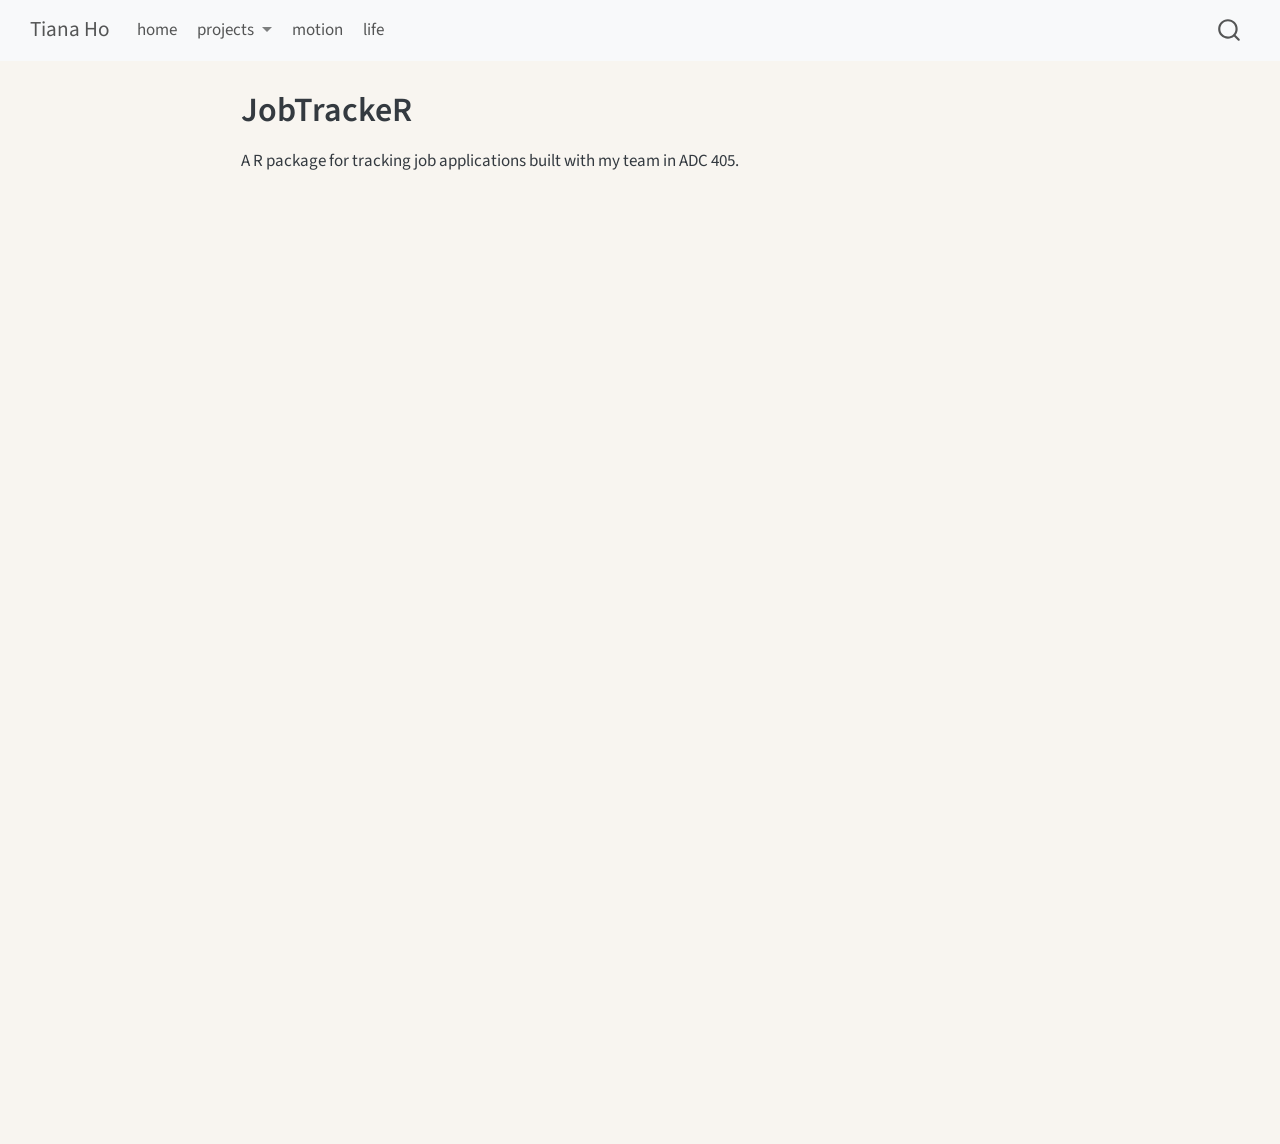
<file: docs/r package.html>
<!DOCTYPE html>
<html xmlns="http://www.w3.org/1999/xhtml" lang="en" xml:lang="en"><head>

<meta charset="utf-8">
<meta name="generator" content="quarto-1.8.27">

<meta name="viewport" content="width=device-width, initial-scale=1.0, user-scalable=yes">


<title>JobTrackeR – Tiana Ho</title>
<style>
code{white-space: pre-wrap;}
span.smallcaps{font-variant: small-caps;}
div.columns{display: flex; gap: min(4vw, 1.5em);}
div.column{flex: auto; overflow-x: auto;}
div.hanging-indent{margin-left: 1.5em; text-indent: -1.5em;}
ul.task-list{list-style: none;}
ul.task-list li input[type="checkbox"] {
  width: 0.8em;
  margin: 0 0.8em 0.2em -1em; /* quarto-specific, see https://github.com/quarto-dev/quarto-cli/issues/4556 */ 
  vertical-align: middle;
}
</style>


<script src="site_libs/quarto-nav/quarto-nav.js"></script>
<script src="site_libs/quarto-nav/headroom.min.js"></script>
<script src="site_libs/clipboard/clipboard.min.js"></script>
<script src="site_libs/quarto-search/autocomplete.umd.js"></script>
<script src="site_libs/quarto-search/fuse.min.js"></script>
<script src="site_libs/quarto-search/quarto-search.js"></script>
<meta name="quarto:offset" content="./">
<script src="site_libs/quarto-html/quarto.js" type="module"></script>
<script src="site_libs/quarto-html/tabsets/tabsets.js" type="module"></script>
<script src="site_libs/quarto-html/axe/axe-check.js" type="module"></script>
<script src="site_libs/quarto-html/popper.min.js"></script>
<script src="site_libs/quarto-html/tippy.umd.min.js"></script>
<script src="site_libs/quarto-html/anchor.min.js"></script>
<link href="site_libs/quarto-html/tippy.css" rel="stylesheet">
<link href="site_libs/quarto-html/quarto-syntax-highlighting-ed96de9b727972fe78a7b5d16c58bf87.css" rel="stylesheet" id="quarto-text-highlighting-styles">
<script src="site_libs/bootstrap/bootstrap.min.js"></script>
<link href="site_libs/bootstrap/bootstrap-icons.css" rel="stylesheet">
<link href="site_libs/bootstrap/bootstrap-c82218b12ac0f327fa8bd7d074ce2147.min.css" rel="stylesheet" append-hash="true" id="quarto-bootstrap" data-mode="light">
<script id="quarto-search-options" type="application/json">{
  "location": "navbar",
  "copy-button": false,
  "collapse-after": 3,
  "panel-placement": "end",
  "type": "overlay",
  "limit": 50,
  "keyboard-shortcut": [
    "f",
    "/",
    "s"
  ],
  "show-item-context": false,
  "language": {
    "search-no-results-text": "No results",
    "search-matching-documents-text": "matching documents",
    "search-copy-link-title": "Copy link to search",
    "search-hide-matches-text": "Hide additional matches",
    "search-more-match-text": "more match in this document",
    "search-more-matches-text": "more matches in this document",
    "search-clear-button-title": "Clear",
    "search-text-placeholder": "",
    "search-detached-cancel-button-title": "Cancel",
    "search-submit-button-title": "Submit",
    "search-label": "Search"
  }
}</script>


<link rel="stylesheet" href="styles.css">
</head>

<body class="nav-fixed fullcontent quarto-light">

<div id="quarto-search-results"></div>
  <header id="quarto-header" class="headroom fixed-top">
    <nav class="navbar navbar-expand-lg " data-bs-theme="dark">
      <div class="navbar-container container-fluid">
      <div class="navbar-brand-container mx-auto">
    <a class="navbar-brand" href="./index.html">
    <span class="navbar-title">Tiana Ho</span>
    </a>
  </div>
            <div id="quarto-search" class="" title="Search"></div>
          <button class="navbar-toggler" type="button" data-bs-toggle="collapse" data-bs-target="#navbarCollapse" aria-controls="navbarCollapse" role="menu" aria-expanded="false" aria-label="Toggle navigation" onclick="if (window.quartoToggleHeadroom) { window.quartoToggleHeadroom(); }">
  <span class="navbar-toggler-icon"></span>
</button>
          <div class="collapse navbar-collapse" id="navbarCollapse">
            <ul class="navbar-nav navbar-nav-scroll me-auto">
  <li class="nav-item">
    <a class="nav-link" href="./index.html"> 
<span class="menu-text">home</span></a>
  </li>  
  <li class="nav-item dropdown ">
    <a class="nav-link dropdown-toggle" href="#" id="nav-menu-projects" role="link" data-bs-toggle="dropdown" aria-expanded="false">
 <span class="menu-text">projects</span>
    </a>
    <ul class="dropdown-menu" aria-labelledby="nav-menu-projects">    
        <li>
    <a class="dropdown-item" href="./sql_project.html">
 <span class="dropdown-text">sql project</span></a>
  </li>  
        <li>
    <a class="dropdown-item" href="./r package.html">
 <span class="dropdown-text">JobTrackeR</span></a>
  </li>  
        <li>
    <a class="dropdown-item" href="./text_analysis.html">
 <span class="dropdown-text">text analysis</span></a>
  </li>  
        <li>
    <a class="dropdown-item" href="./article_analysis.html">
 <span class="dropdown-text">article analysis</span></a>
  </li>  
        <li>
    <a class="dropdown-item" href="./econ_pp.html">
 <span class="dropdown-text">econometrics pp</span></a>
  </li>  
        <li>
    <a class="dropdown-item" href="./econ_rp.html">
 <span class="dropdown-text">econometrics rp</span></a>
  </li>  
        <li>
    <a class="dropdown-item" href="./econ_cp.html">
 <span class="dropdown-text">econometrics cp</span></a>
  </li>  
    </ul>
  </li>
  <li class="nav-item">
    <a class="nav-link" href="./motion.html"> 
<span class="menu-text">motion</span></a>
  </li>  
  <li class="nav-item">
    <a class="nav-link" href="./life.html"> 
<span class="menu-text">life</span></a>
  </li>  
</ul>
          </div> <!-- /navcollapse -->
            <div class="quarto-navbar-tools">
</div>
      </div> <!-- /container-fluid -->
    </nav>
</header>
<!-- content -->
<div id="quarto-content" class="quarto-container page-columns page-rows-contents page-layout-article page-navbar">
<!-- sidebar -->
<!-- margin-sidebar -->
    
<!-- main -->
<main class="content" id="quarto-document-content">

<header id="title-block-header" class="quarto-title-block default">
<div class="quarto-title">
<h1 class="title">JobTrackeR</h1>
</div>



<div class="quarto-title-meta">

    
  
    
  </div>
  


</header>


<p>A R package for tracking job applications built with my team in ADC 405.</p>
<iframe src="https://adc-405-s26.github.io/jobtrackeR/articles/introduction-to-jobtrackr.html" width="100%" height="850px" style="border: none; border-radius: 8px;">
</iframe>



</main> <!-- /main -->
<script id="quarto-html-after-body" type="application/javascript">
  window.document.addEventListener("DOMContentLoaded", function (event) {
    const icon = "";
    const anchorJS = new window.AnchorJS();
    anchorJS.options = {
      placement: 'right',
      icon: icon
    };
    anchorJS.add('.anchored');
    const isCodeAnnotation = (el) => {
      for (const clz of el.classList) {
        if (clz.startsWith('code-annotation-')) {                     
          return true;
        }
      }
      return false;
    }
    const onCopySuccess = function(e) {
      // button target
      const button = e.trigger;
      // don't keep focus
      button.blur();
      // flash "checked"
      button.classList.add('code-copy-button-checked');
      var currentTitle = button.getAttribute("title");
      button.setAttribute("title", "Copied!");
      let tooltip;
      if (window.bootstrap) {
        button.setAttribute("data-bs-toggle", "tooltip");
        button.setAttribute("data-bs-placement", "left");
        button.setAttribute("data-bs-title", "Copied!");
        tooltip = new bootstrap.Tooltip(button, 
          { trigger: "manual", 
            customClass: "code-copy-button-tooltip",
            offset: [0, -8]});
        tooltip.show();    
      }
      setTimeout(function() {
        if (tooltip) {
          tooltip.hide();
          button.removeAttribute("data-bs-title");
          button.removeAttribute("data-bs-toggle");
          button.removeAttribute("data-bs-placement");
        }
        button.setAttribute("title", currentTitle);
        button.classList.remove('code-copy-button-checked');
      }, 1000);
      // clear code selection
      e.clearSelection();
    }
    const getTextToCopy = function(trigger) {
      const outerScaffold = trigger.parentElement.cloneNode(true);
      const codeEl = outerScaffold.querySelector('code');
      for (const childEl of codeEl.children) {
        if (isCodeAnnotation(childEl)) {
          childEl.remove();
        }
      }
      return codeEl.innerText;
    }
    const clipboard = new window.ClipboardJS('.code-copy-button:not([data-in-quarto-modal])', {
      text: getTextToCopy
    });
    clipboard.on('success', onCopySuccess);
    if (window.document.getElementById('quarto-embedded-source-code-modal')) {
      const clipboardModal = new window.ClipboardJS('.code-copy-button[data-in-quarto-modal]', {
        text: getTextToCopy,
        container: window.document.getElementById('quarto-embedded-source-code-modal')
      });
      clipboardModal.on('success', onCopySuccess);
    }
      var localhostRegex = new RegExp(/^(?:http|https):\/\/localhost\:?[0-9]*\//);
      var mailtoRegex = new RegExp(/^mailto:/);
        var filterRegex = new RegExp('/' + window.location.host + '/');
      var isInternal = (href) => {
          return filterRegex.test(href) || localhostRegex.test(href) || mailtoRegex.test(href);
      }
      // Inspect non-navigation links and adorn them if external
     var links = window.document.querySelectorAll('a[href]:not(.nav-link):not(.navbar-brand):not(.toc-action):not(.sidebar-link):not(.sidebar-item-toggle):not(.pagination-link):not(.no-external):not([aria-hidden]):not(.dropdown-item):not(.quarto-navigation-tool):not(.about-link)');
      for (var i=0; i<links.length; i++) {
        const link = links[i];
        if (!isInternal(link.href)) {
          // undo the damage that might have been done by quarto-nav.js in the case of
          // links that we want to consider external
          if (link.dataset.originalHref !== undefined) {
            link.href = link.dataset.originalHref;
          }
        }
      }
    function tippyHover(el, contentFn, onTriggerFn, onUntriggerFn) {
      const config = {
        allowHTML: true,
        maxWidth: 500,
        delay: 100,
        arrow: false,
        appendTo: function(el) {
            return el.parentElement;
        },
        interactive: true,
        interactiveBorder: 10,
        theme: 'quarto',
        placement: 'bottom-start',
      };
      if (contentFn) {
        config.content = contentFn;
      }
      if (onTriggerFn) {
        config.onTrigger = onTriggerFn;
      }
      if (onUntriggerFn) {
        config.onUntrigger = onUntriggerFn;
      }
      window.tippy(el, config); 
    }
    const noterefs = window.document.querySelectorAll('a[role="doc-noteref"]');
    for (var i=0; i<noterefs.length; i++) {
      const ref = noterefs[i];
      tippyHover(ref, function() {
        // use id or data attribute instead here
        let href = ref.getAttribute('data-footnote-href') || ref.getAttribute('href');
        try { href = new URL(href).hash; } catch {}
        const id = href.replace(/^#\/?/, "");
        const note = window.document.getElementById(id);
        if (note) {
          return note.innerHTML;
        } else {
          return "";
        }
      });
    }
    const xrefs = window.document.querySelectorAll('a.quarto-xref');
    const processXRef = (id, note) => {
      // Strip column container classes
      const stripColumnClz = (el) => {
        el.classList.remove("page-full", "page-columns");
        if (el.children) {
          for (const child of el.children) {
            stripColumnClz(child);
          }
        }
      }
      stripColumnClz(note)
      if (id === null || id.startsWith('sec-')) {
        // Special case sections, only their first couple elements
        const container = document.createElement("div");
        if (note.children && note.children.length > 2) {
          container.appendChild(note.children[0].cloneNode(true));
          for (let i = 1; i < note.children.length; i++) {
            const child = note.children[i];
            if (child.tagName === "P" && child.innerText === "") {
              continue;
            } else {
              container.appendChild(child.cloneNode(true));
              break;
            }
          }
          if (window.Quarto?.typesetMath) {
            window.Quarto.typesetMath(container);
          }
          return container.innerHTML
        } else {
          if (window.Quarto?.typesetMath) {
            window.Quarto.typesetMath(note);
          }
          return note.innerHTML;
        }
      } else {
        // Remove any anchor links if they are present
        const anchorLink = note.querySelector('a.anchorjs-link');
        if (anchorLink) {
          anchorLink.remove();
        }
        if (window.Quarto?.typesetMath) {
          window.Quarto.typesetMath(note);
        }
        if (note.classList.contains("callout")) {
          return note.outerHTML;
        } else {
          return note.innerHTML;
        }
      }
    }
    for (var i=0; i<xrefs.length; i++) {
      const xref = xrefs[i];
      tippyHover(xref, undefined, function(instance) {
        instance.disable();
        let url = xref.getAttribute('href');
        let hash = undefined; 
        if (url.startsWith('#')) {
          hash = url;
        } else {
          try { hash = new URL(url).hash; } catch {}
        }
        if (hash) {
          const id = hash.replace(/^#\/?/, "");
          const note = window.document.getElementById(id);
          if (note !== null) {
            try {
              const html = processXRef(id, note.cloneNode(true));
              instance.setContent(html);
            } finally {
              instance.enable();
              instance.show();
            }
          } else {
            // See if we can fetch this
            fetch(url.split('#')[0])
            .then(res => res.text())
            .then(html => {
              const parser = new DOMParser();
              const htmlDoc = parser.parseFromString(html, "text/html");
              const note = htmlDoc.getElementById(id);
              if (note !== null) {
                const html = processXRef(id, note);
                instance.setContent(html);
              } 
            }).finally(() => {
              instance.enable();
              instance.show();
            });
          }
        } else {
          // See if we can fetch a full url (with no hash to target)
          // This is a special case and we should probably do some content thinning / targeting
          fetch(url)
          .then(res => res.text())
          .then(html => {
            const parser = new DOMParser();
            const htmlDoc = parser.parseFromString(html, "text/html");
            const note = htmlDoc.querySelector('main.content');
            if (note !== null) {
              // This should only happen for chapter cross references
              // (since there is no id in the URL)
              // remove the first header
              if (note.children.length > 0 && note.children[0].tagName === "HEADER") {
                note.children[0].remove();
              }
              const html = processXRef(null, note);
              instance.setContent(html);
            } 
          }).finally(() => {
            instance.enable();
            instance.show();
          });
        }
      }, function(instance) {
      });
    }
        let selectedAnnoteEl;
        const selectorForAnnotation = ( cell, annotation) => {
          let cellAttr = 'data-code-cell="' + cell + '"';
          let lineAttr = 'data-code-annotation="' +  annotation + '"';
          const selector = 'span[' + cellAttr + '][' + lineAttr + ']';
          return selector;
        }
        const selectCodeLines = (annoteEl) => {
          const doc = window.document;
          const targetCell = annoteEl.getAttribute("data-target-cell");
          const targetAnnotation = annoteEl.getAttribute("data-target-annotation");
          const annoteSpan = window.document.querySelector(selectorForAnnotation(targetCell, targetAnnotation));
          const lines = annoteSpan.getAttribute("data-code-lines").split(",");
          const lineIds = lines.map((line) => {
            return targetCell + "-" + line;
          })
          let top = null;
          let height = null;
          let parent = null;
          if (lineIds.length > 0) {
              //compute the position of the single el (top and bottom and make a div)
              const el = window.document.getElementById(lineIds[0]);
              top = el.offsetTop;
              height = el.offsetHeight;
              parent = el.parentElement.parentElement;
            if (lineIds.length > 1) {
              const lastEl = window.document.getElementById(lineIds[lineIds.length - 1]);
              const bottom = lastEl.offsetTop + lastEl.offsetHeight;
              height = bottom - top;
            }
            if (top !== null && height !== null && parent !== null) {
              // cook up a div (if necessary) and position it 
              let div = window.document.getElementById("code-annotation-line-highlight");
              if (div === null) {
                div = window.document.createElement("div");
                div.setAttribute("id", "code-annotation-line-highlight");
                div.style.position = 'absolute';
                parent.appendChild(div);
              }
              div.style.top = top - 2 + "px";
              div.style.height = height + 4 + "px";
              div.style.left = 0;
              let gutterDiv = window.document.getElementById("code-annotation-line-highlight-gutter");
              if (gutterDiv === null) {
                gutterDiv = window.document.createElement("div");
                gutterDiv.setAttribute("id", "code-annotation-line-highlight-gutter");
                gutterDiv.style.position = 'absolute';
                const codeCell = window.document.getElementById(targetCell);
                const gutter = codeCell.querySelector('.code-annotation-gutter');
                gutter.appendChild(gutterDiv);
              }
              gutterDiv.style.top = top - 2 + "px";
              gutterDiv.style.height = height + 4 + "px";
            }
            selectedAnnoteEl = annoteEl;
          }
        };
        const unselectCodeLines = () => {
          const elementsIds = ["code-annotation-line-highlight", "code-annotation-line-highlight-gutter"];
          elementsIds.forEach((elId) => {
            const div = window.document.getElementById(elId);
            if (div) {
              div.remove();
            }
          });
          selectedAnnoteEl = undefined;
        };
          // Handle positioning of the toggle
      window.addEventListener(
        "resize",
        throttle(() => {
          elRect = undefined;
          if (selectedAnnoteEl) {
            selectCodeLines(selectedAnnoteEl);
          }
        }, 10)
      );
      function throttle(fn, ms) {
      let throttle = false;
      let timer;
        return (...args) => {
          if(!throttle) { // first call gets through
              fn.apply(this, args);
              throttle = true;
          } else { // all the others get throttled
              if(timer) clearTimeout(timer); // cancel #2
              timer = setTimeout(() => {
                fn.apply(this, args);
                timer = throttle = false;
              }, ms);
          }
        };
      }
        // Attach click handler to the DT
        const annoteDls = window.document.querySelectorAll('dt[data-target-cell]');
        for (const annoteDlNode of annoteDls) {
          annoteDlNode.addEventListener('click', (event) => {
            const clickedEl = event.target;
            if (clickedEl !== selectedAnnoteEl) {
              unselectCodeLines();
              const activeEl = window.document.querySelector('dt[data-target-cell].code-annotation-active');
              if (activeEl) {
                activeEl.classList.remove('code-annotation-active');
              }
              selectCodeLines(clickedEl);
              clickedEl.classList.add('code-annotation-active');
            } else {
              // Unselect the line
              unselectCodeLines();
              clickedEl.classList.remove('code-annotation-active');
            }
          });
        }
    const findCites = (el) => {
      const parentEl = el.parentElement;
      if (parentEl) {
        const cites = parentEl.dataset.cites;
        if (cites) {
          return {
            el,
            cites: cites.split(' ')
          };
        } else {
          return findCites(el.parentElement)
        }
      } else {
        return undefined;
      }
    };
    var bibliorefs = window.document.querySelectorAll('a[role="doc-biblioref"]');
    for (var i=0; i<bibliorefs.length; i++) {
      const ref = bibliorefs[i];
      const citeInfo = findCites(ref);
      if (citeInfo) {
        tippyHover(citeInfo.el, function() {
          var popup = window.document.createElement('div');
          citeInfo.cites.forEach(function(cite) {
            var citeDiv = window.document.createElement('div');
            citeDiv.classList.add('hanging-indent');
            citeDiv.classList.add('csl-entry');
            var biblioDiv = window.document.getElementById('ref-' + cite);
            if (biblioDiv) {
              citeDiv.innerHTML = biblioDiv.innerHTML;
            }
            popup.appendChild(citeDiv);
          });
          return popup.innerHTML;
        });
      }
    }
  });
  </script>
</div> <!-- /content -->




</body></html>
</file>
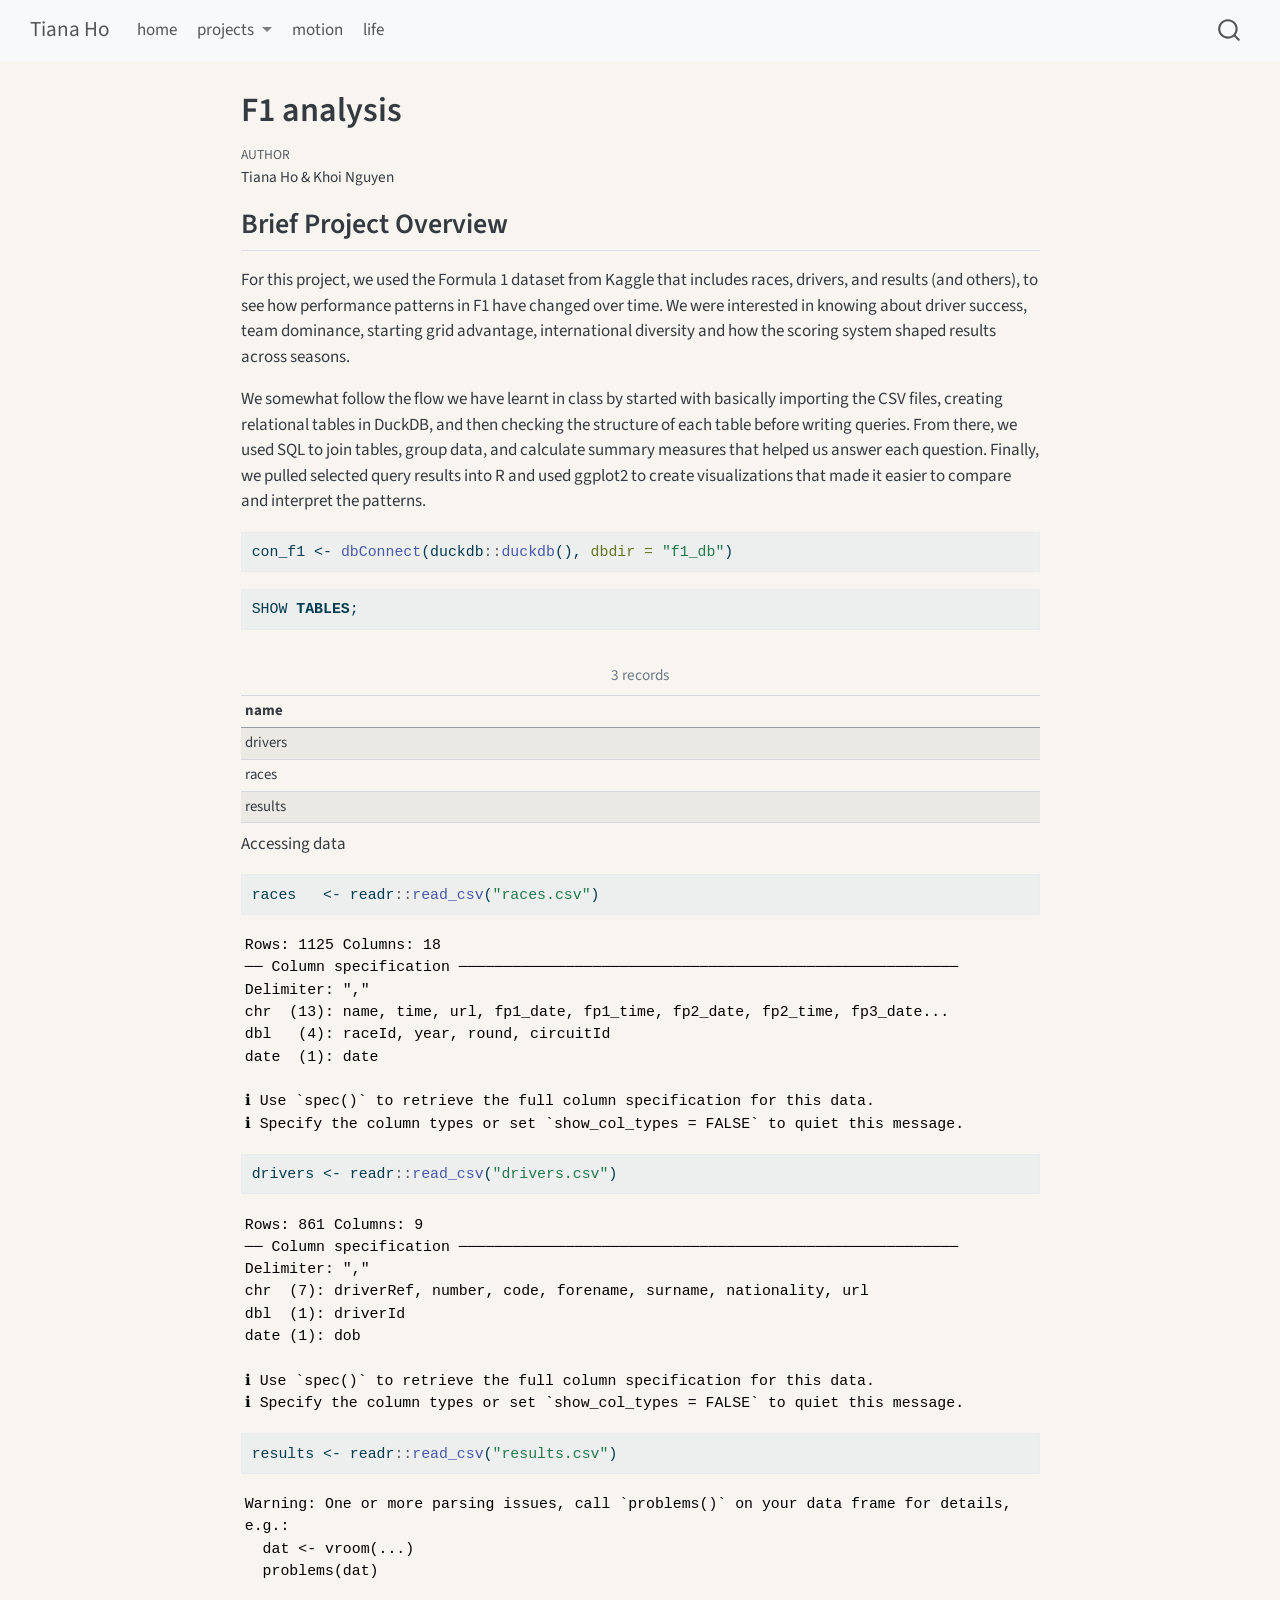
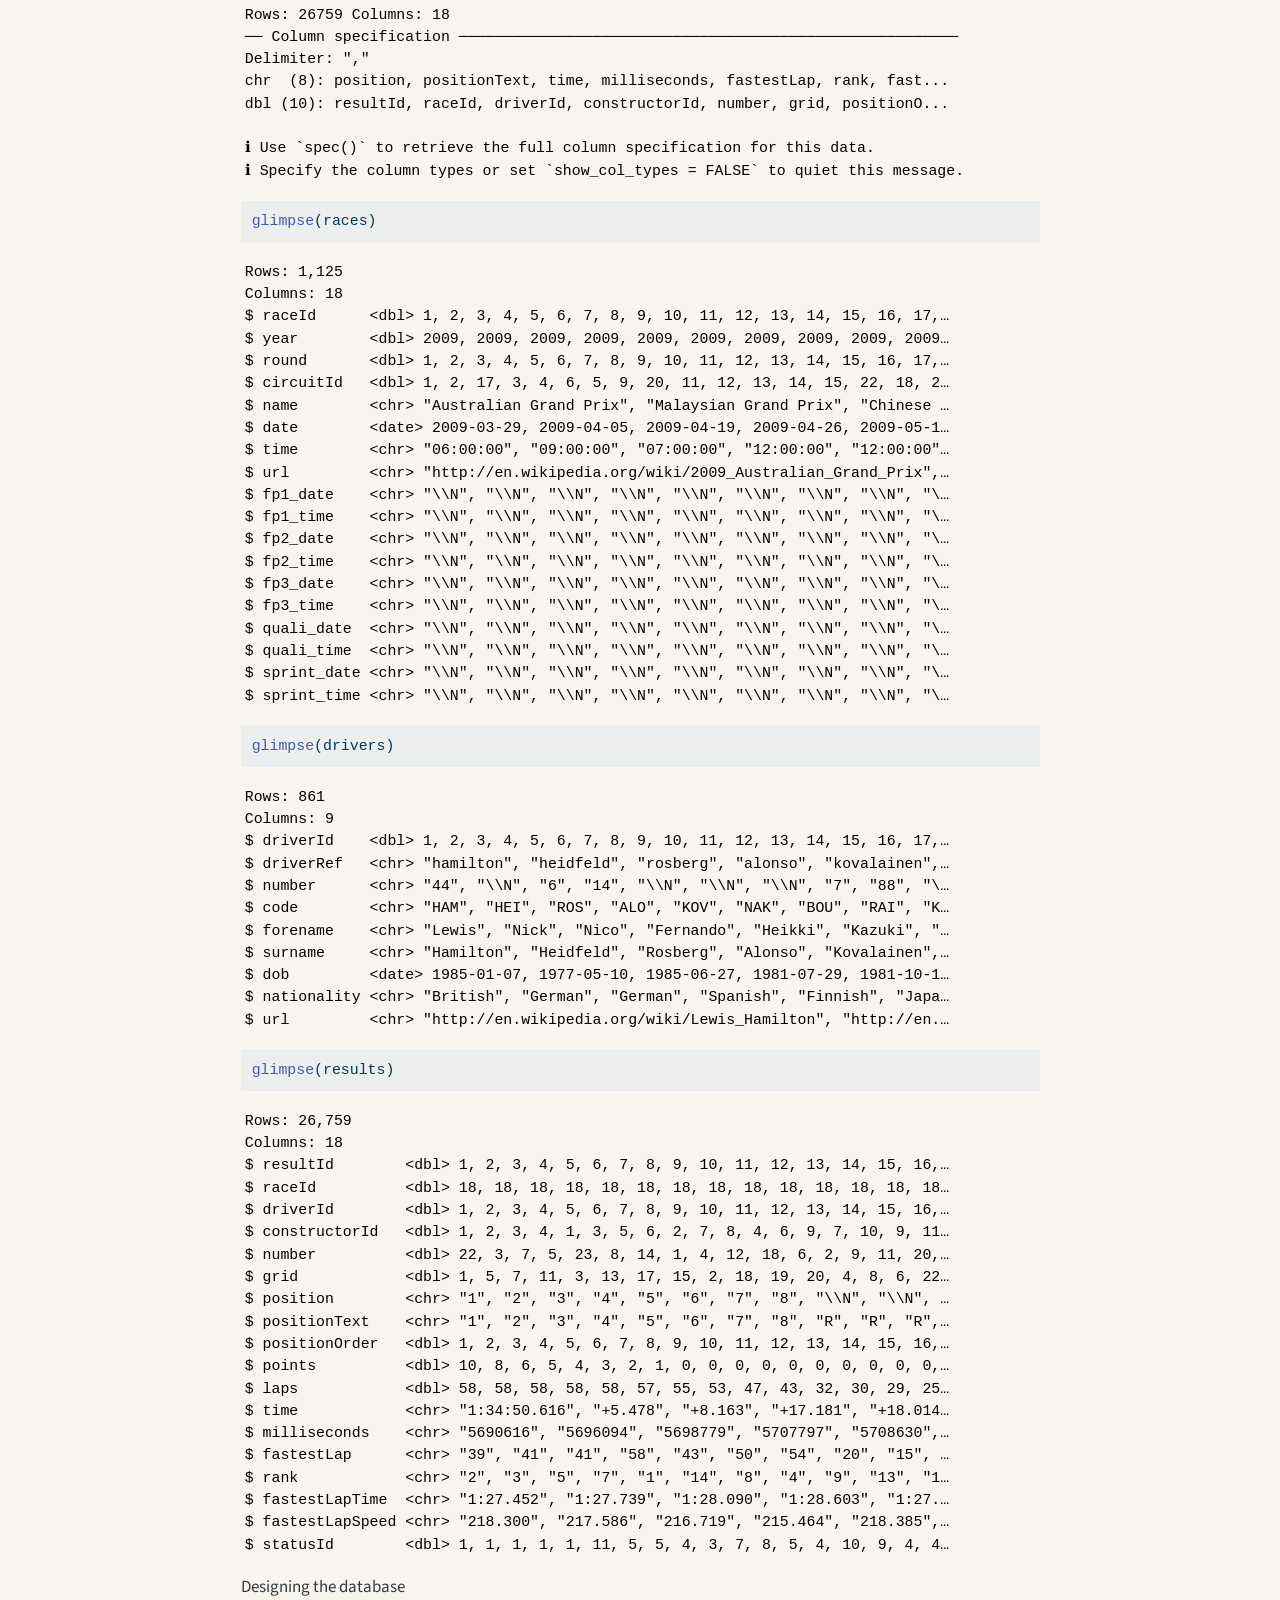
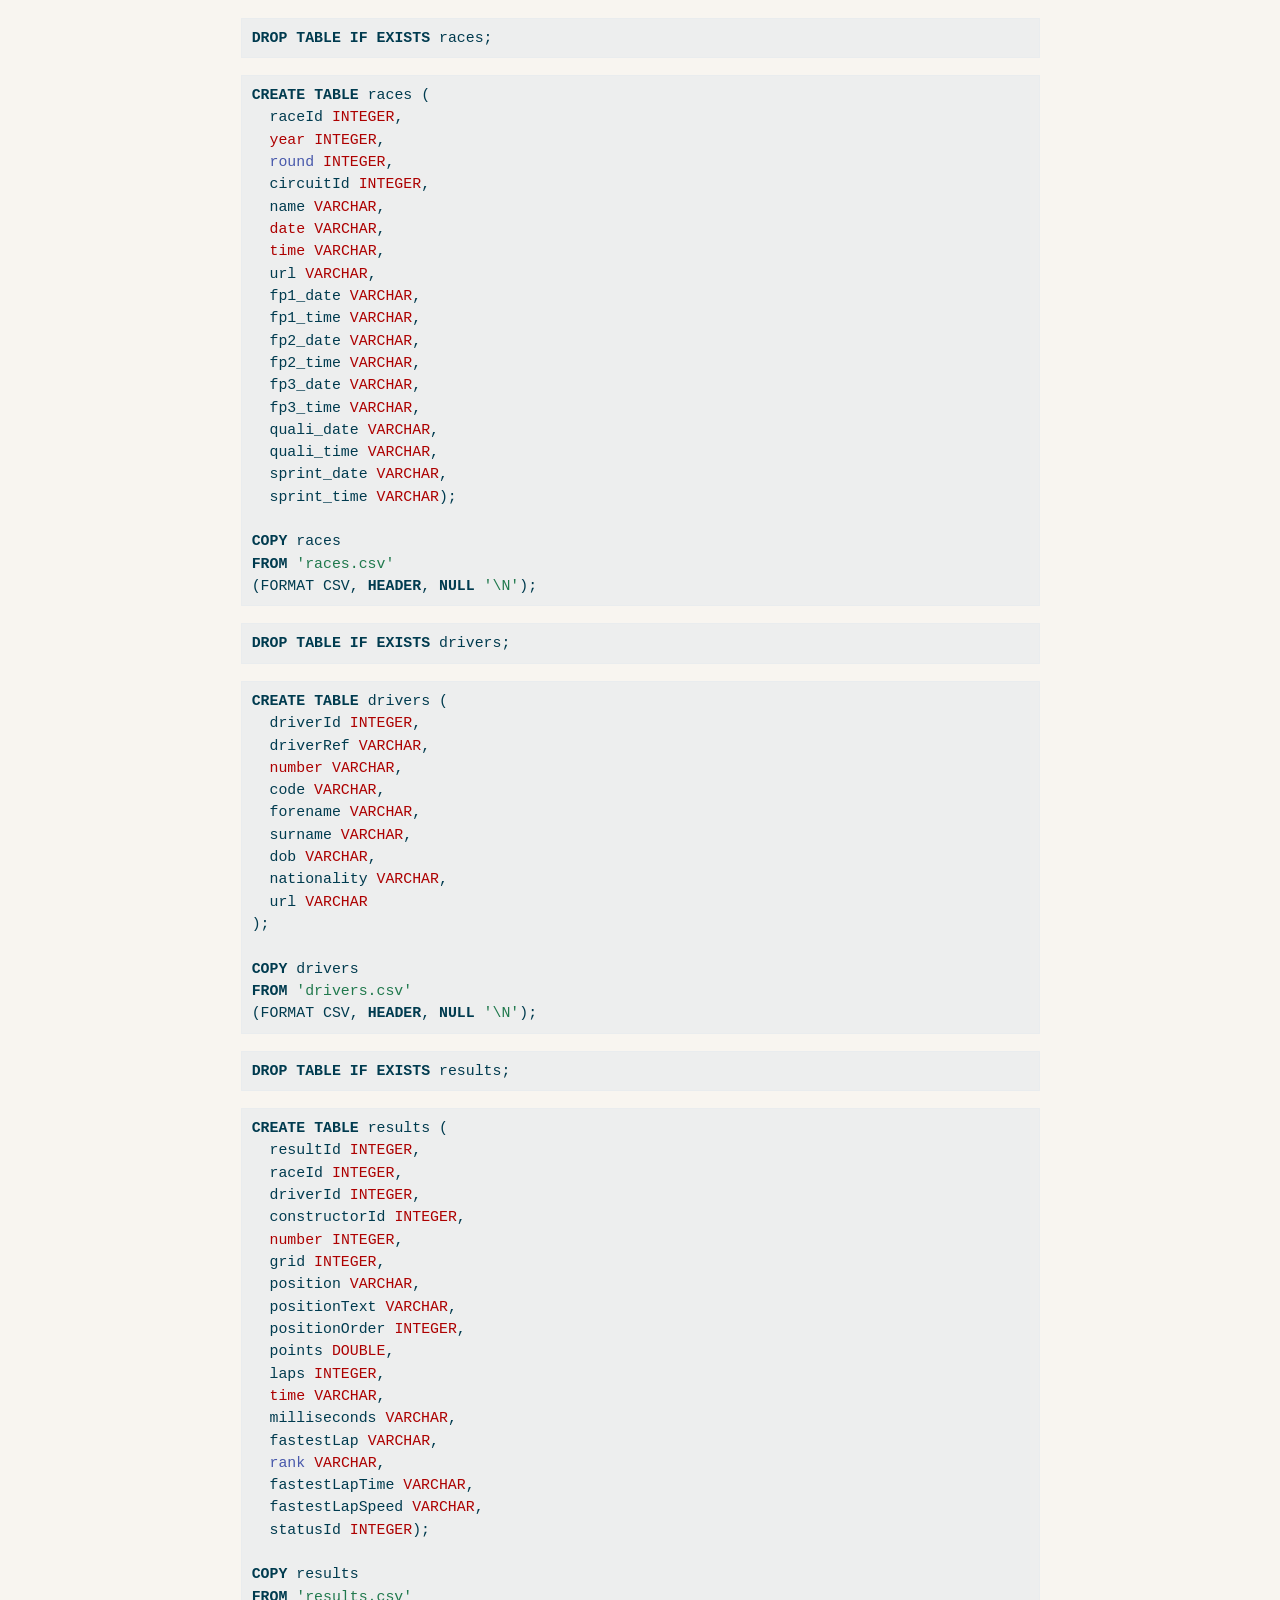
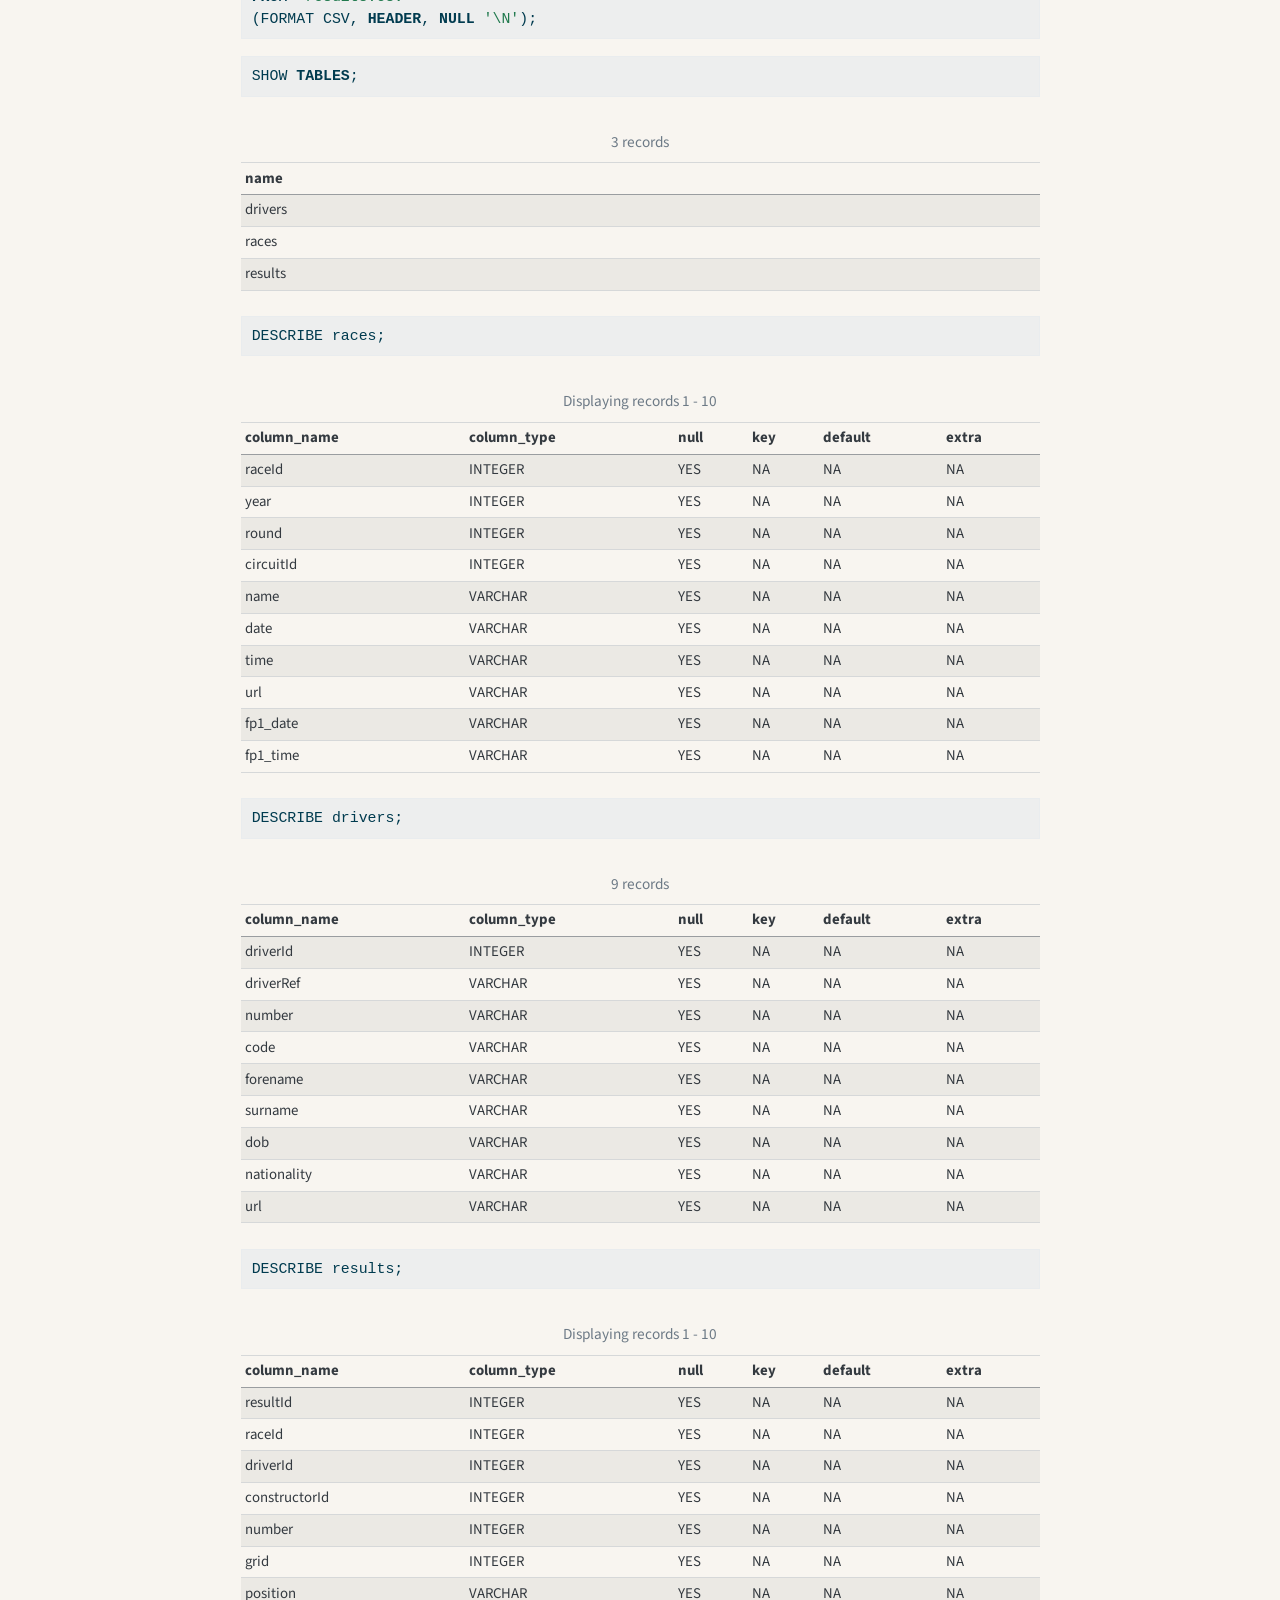
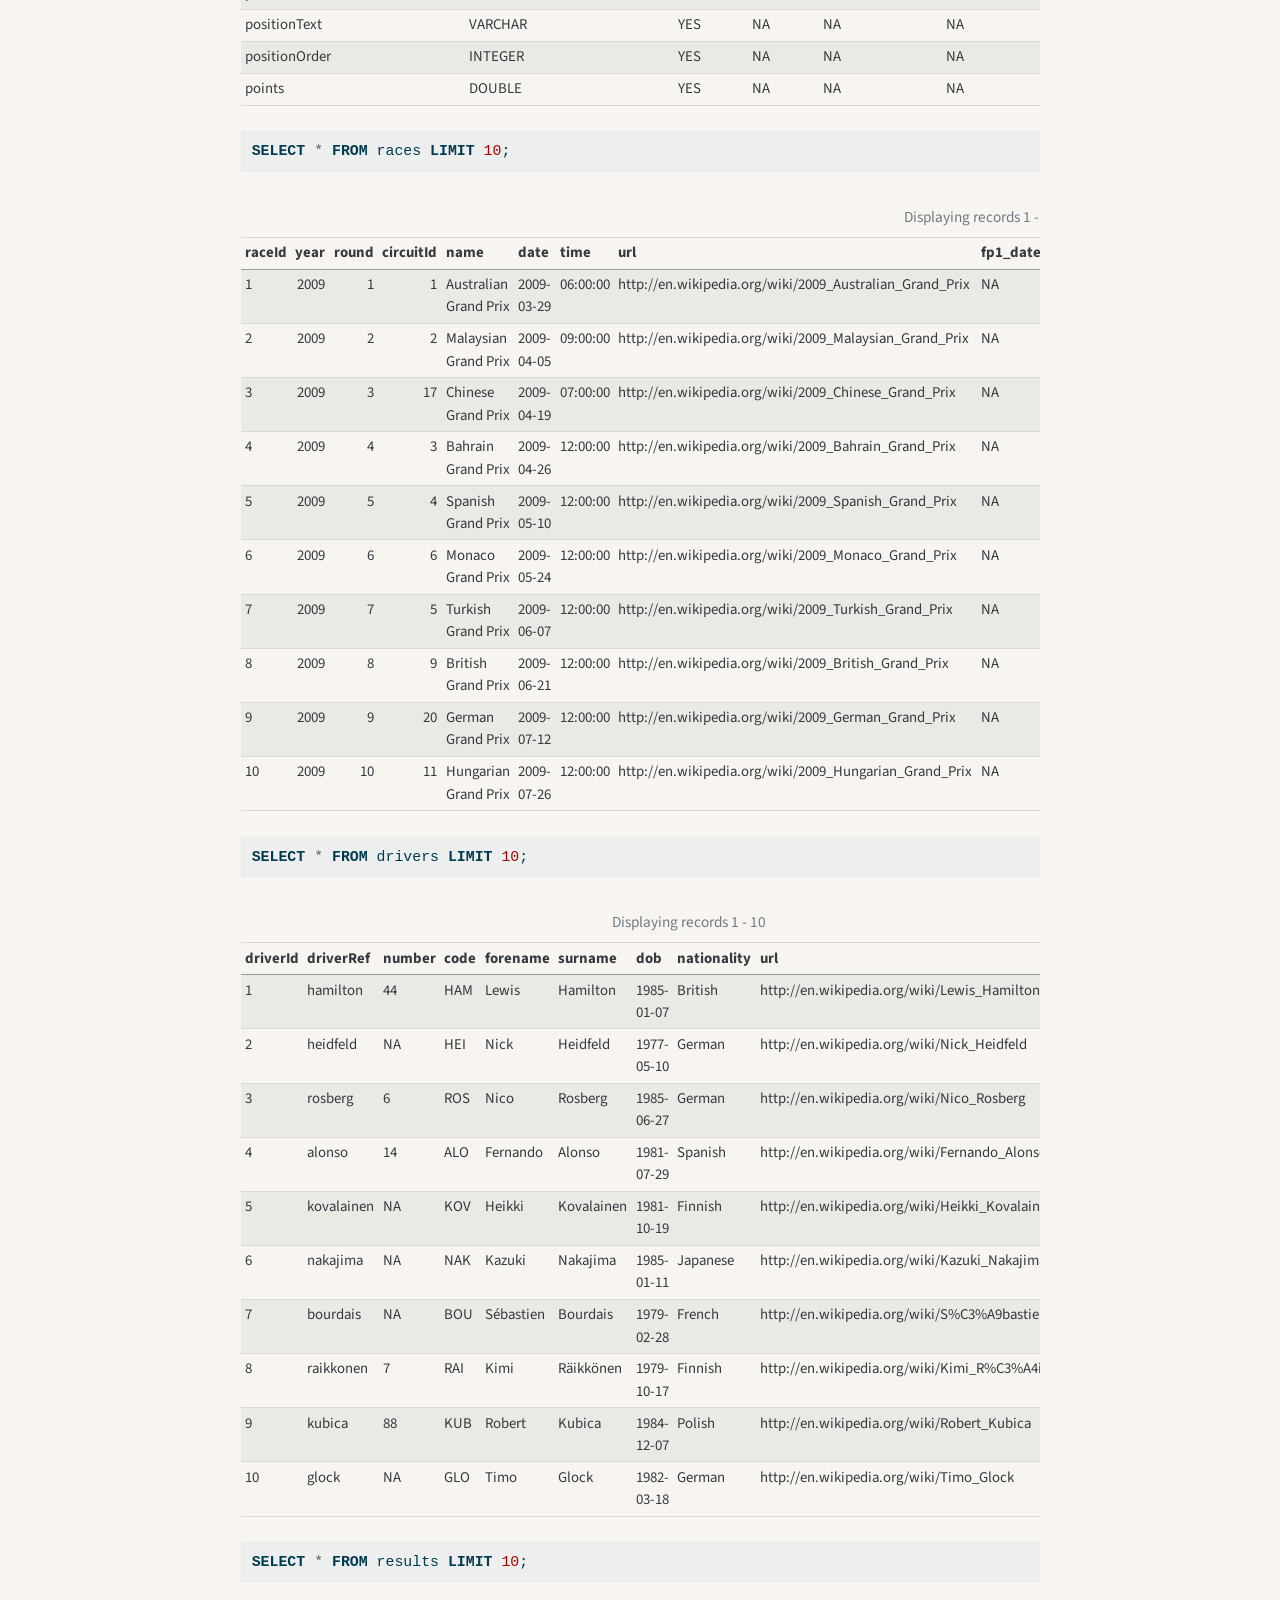
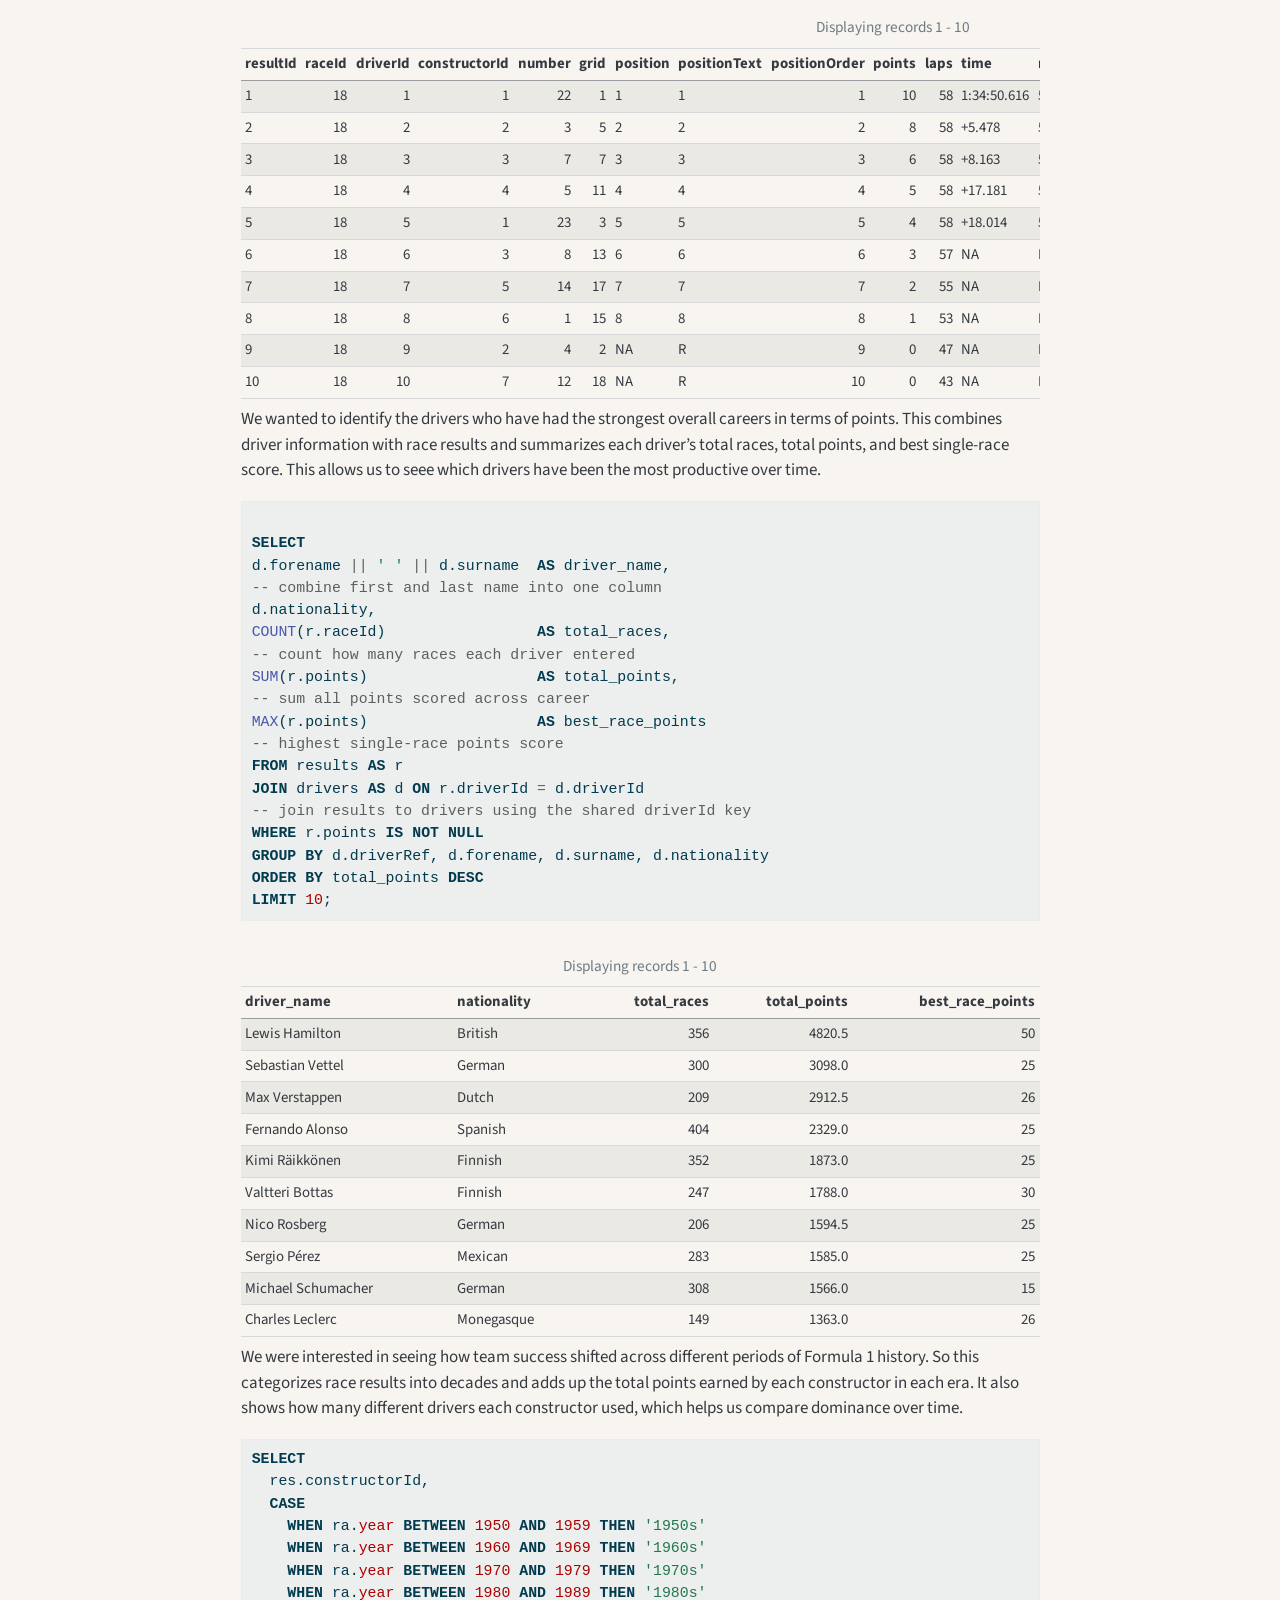
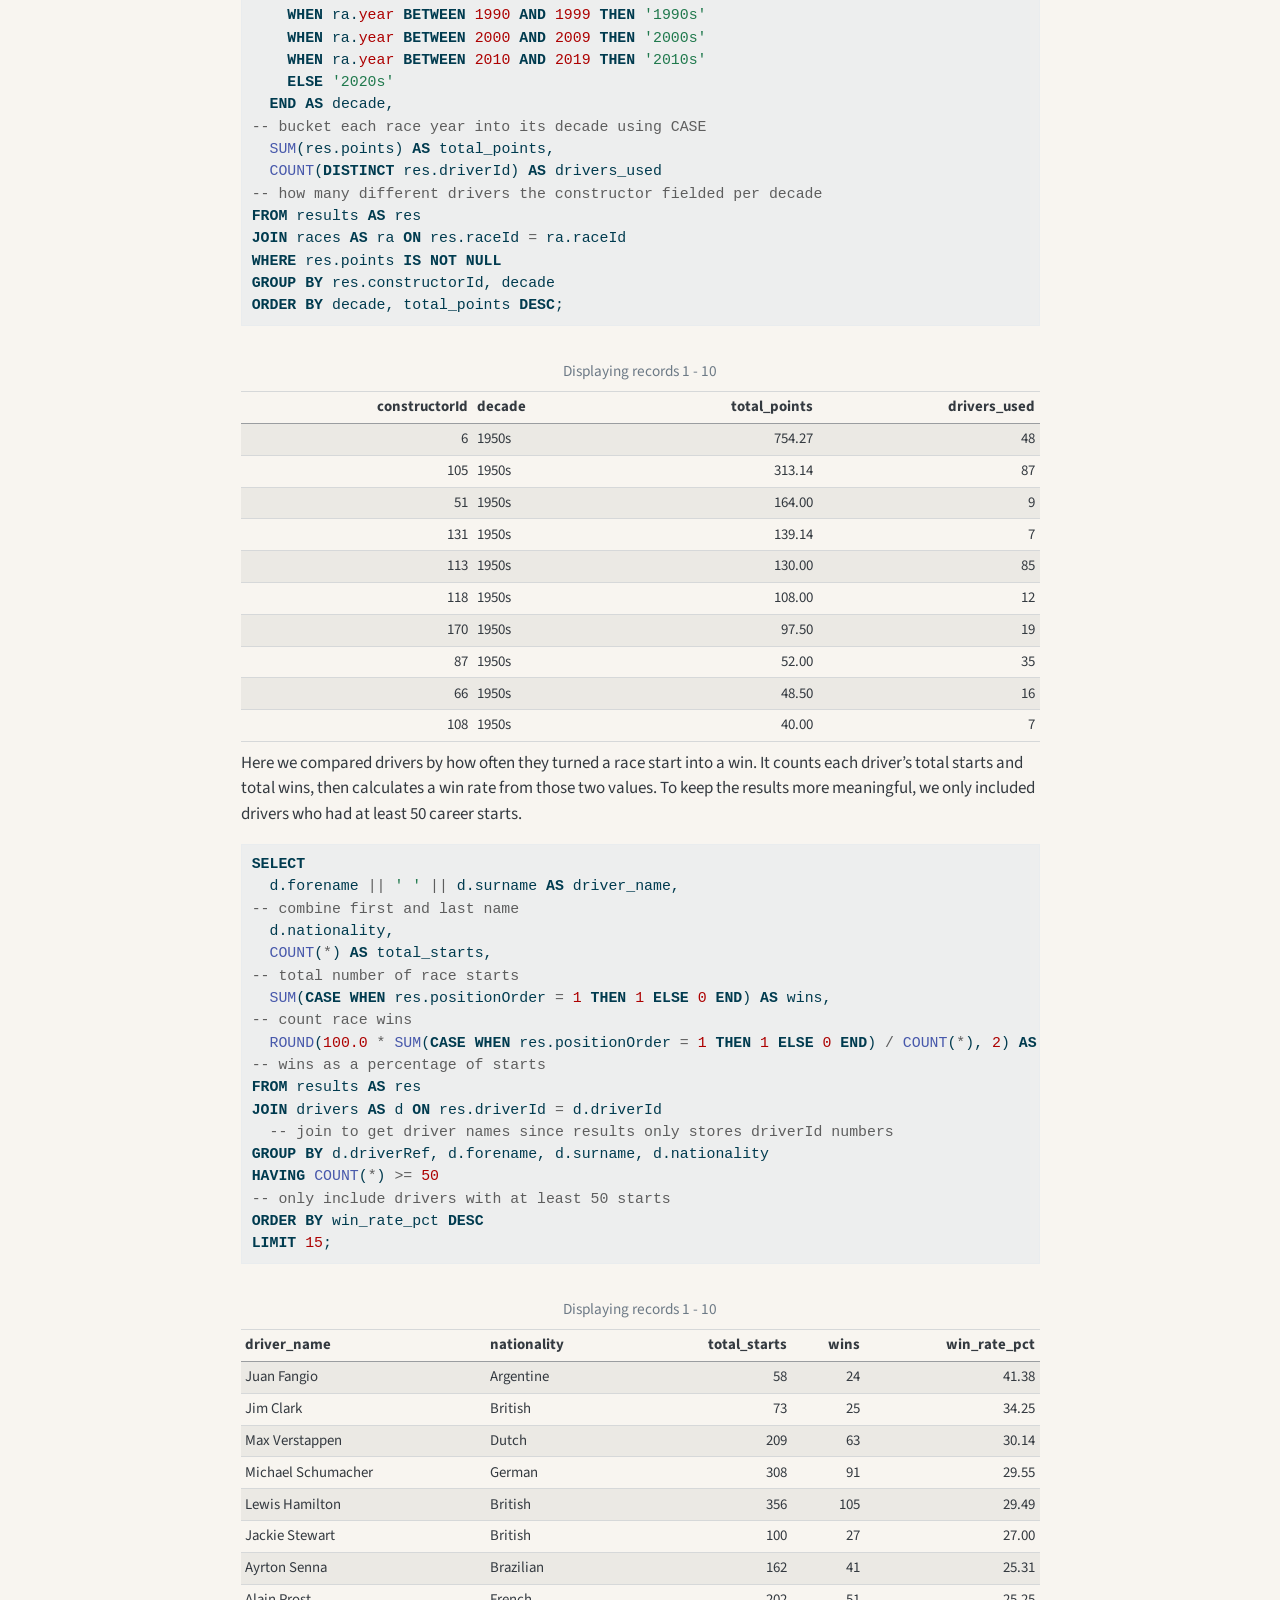
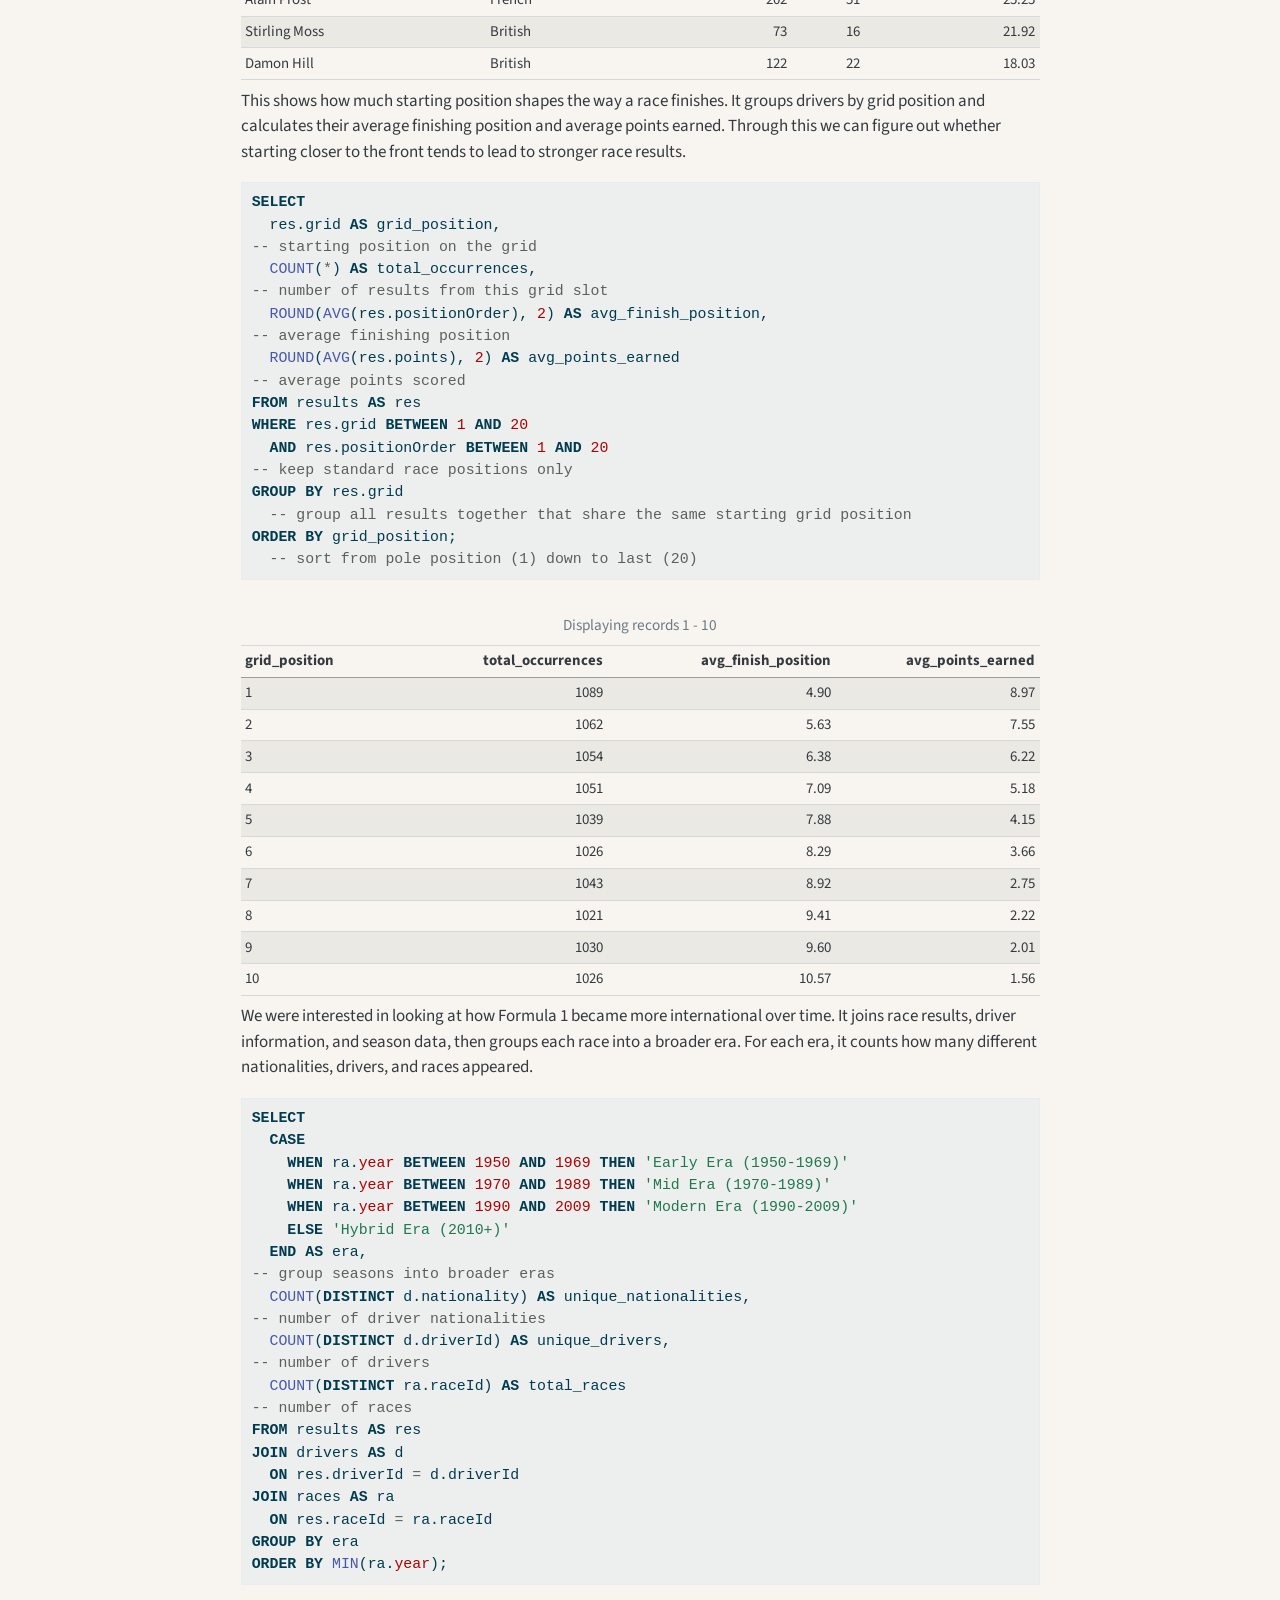
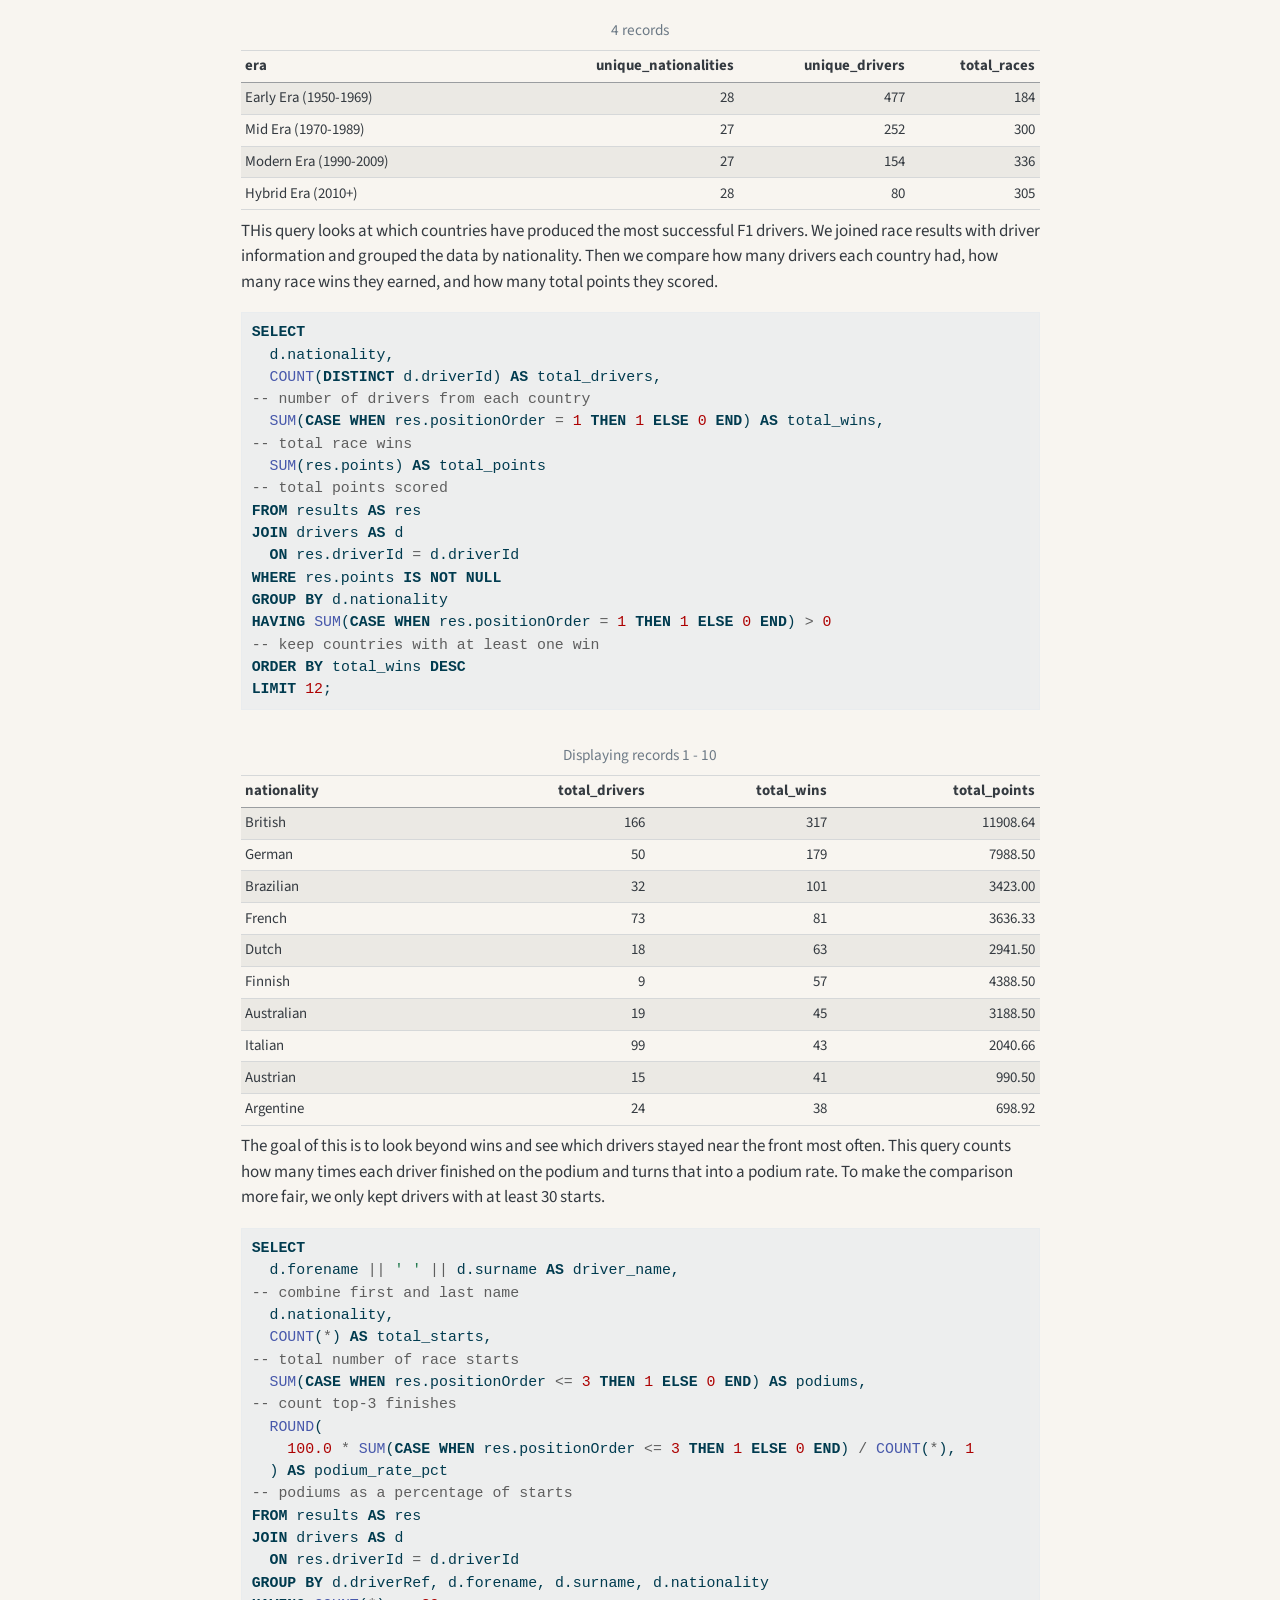
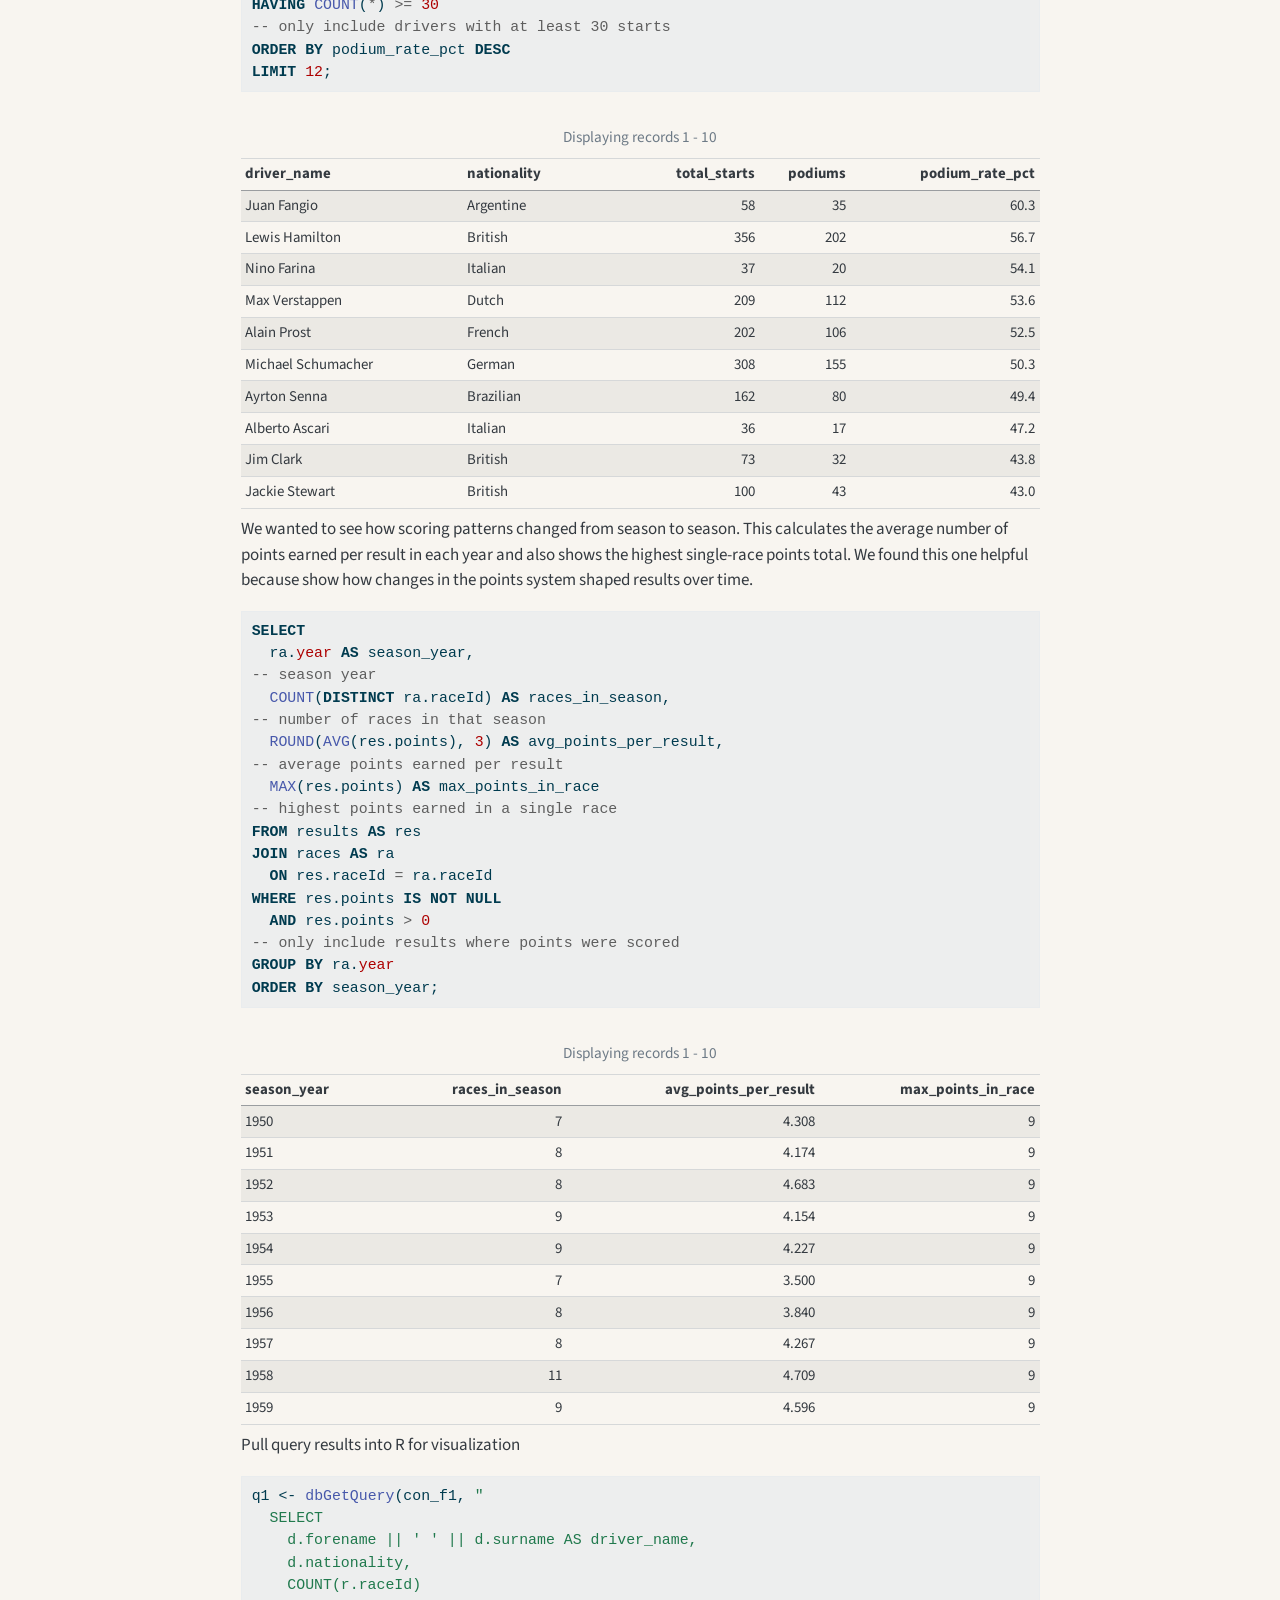
<file: docs/sql_project.html>
<!DOCTYPE html>
<html xmlns="http://www.w3.org/1999/xhtml" lang="en" xml:lang="en"><head>

<meta charset="utf-8">
<meta name="generator" content="quarto-1.8.27">

<meta name="viewport" content="width=device-width, initial-scale=1.0, user-scalable=yes">

<meta name="author" content="Tiana Ho &amp; Khoi Nguyen">

<title>F1 analysis – Tiana Ho</title>
<style>
code{white-space: pre-wrap;}
span.smallcaps{font-variant: small-caps;}
div.columns{display: flex; gap: min(4vw, 1.5em);}
div.column{flex: auto; overflow-x: auto;}
div.hanging-indent{margin-left: 1.5em; text-indent: -1.5em;}
ul.task-list{list-style: none;}
ul.task-list li input[type="checkbox"] {
  width: 0.8em;
  margin: 0 0.8em 0.2em -1em; /* quarto-specific, see https://github.com/quarto-dev/quarto-cli/issues/4556 */ 
  vertical-align: middle;
}
/* CSS for syntax highlighting */
html { -webkit-text-size-adjust: 100%; }
pre > code.sourceCode { white-space: pre; position: relative; }
pre > code.sourceCode > span { display: inline-block; line-height: 1.25; }
pre > code.sourceCode > span:empty { height: 1.2em; }
.sourceCode { overflow: visible; }
code.sourceCode > span { color: inherit; text-decoration: inherit; }
div.sourceCode { margin: 1em 0; }
pre.sourceCode { margin: 0; }
@media screen {
div.sourceCode { overflow: auto; }
}
@media print {
pre > code.sourceCode { white-space: pre-wrap; }
pre > code.sourceCode > span { text-indent: -5em; padding-left: 5em; }
}
pre.numberSource code
  { counter-reset: source-line 0; }
pre.numberSource code > span
  { position: relative; left: -4em; counter-increment: source-line; }
pre.numberSource code > span > a:first-child::before
  { content: counter(source-line);
    position: relative; left: -1em; text-align: right; vertical-align: baseline;
    border: none; display: inline-block;
    -webkit-touch-callout: none; -webkit-user-select: none;
    -khtml-user-select: none; -moz-user-select: none;
    -ms-user-select: none; user-select: none;
    padding: 0 4px; width: 4em;
  }
pre.numberSource { margin-left: 3em;  padding-left: 4px; }
div.sourceCode
  {   }
@media screen {
pre > code.sourceCode > span > a:first-child::before { text-decoration: underline; }
}
</style>


<script src="site_libs/quarto-nav/quarto-nav.js"></script>
<script src="site_libs/quarto-nav/headroom.min.js"></script>
<script src="site_libs/clipboard/clipboard.min.js"></script>
<script src="site_libs/quarto-search/autocomplete.umd.js"></script>
<script src="site_libs/quarto-search/fuse.min.js"></script>
<script src="site_libs/quarto-search/quarto-search.js"></script>
<meta name="quarto:offset" content="./">
<script src="site_libs/quarto-html/quarto.js" type="module"></script>
<script src="site_libs/quarto-html/tabsets/tabsets.js" type="module"></script>
<script src="site_libs/quarto-html/axe/axe-check.js" type="module"></script>
<script src="site_libs/quarto-html/popper.min.js"></script>
<script src="site_libs/quarto-html/tippy.umd.min.js"></script>
<script src="site_libs/quarto-html/anchor.min.js"></script>
<link href="site_libs/quarto-html/tippy.css" rel="stylesheet">
<link href="site_libs/quarto-html/quarto-syntax-highlighting-ed96de9b727972fe78a7b5d16c58bf87.css" rel="stylesheet" id="quarto-text-highlighting-styles">
<script src="site_libs/bootstrap/bootstrap.min.js"></script>
<link href="site_libs/bootstrap/bootstrap-icons.css" rel="stylesheet">
<link href="site_libs/bootstrap/bootstrap-c82218b12ac0f327fa8bd7d074ce2147.min.css" rel="stylesheet" append-hash="true" id="quarto-bootstrap" data-mode="light">
<script id="quarto-search-options" type="application/json">{
  "location": "navbar",
  "copy-button": false,
  "collapse-after": 3,
  "panel-placement": "end",
  "type": "overlay",
  "limit": 50,
  "keyboard-shortcut": [
    "f",
    "/",
    "s"
  ],
  "show-item-context": false,
  "language": {
    "search-no-results-text": "No results",
    "search-matching-documents-text": "matching documents",
    "search-copy-link-title": "Copy link to search",
    "search-hide-matches-text": "Hide additional matches",
    "search-more-match-text": "more match in this document",
    "search-more-matches-text": "more matches in this document",
    "search-clear-button-title": "Clear",
    "search-text-placeholder": "",
    "search-detached-cancel-button-title": "Cancel",
    "search-submit-button-title": "Submit",
    "search-label": "Search"
  }
}</script>


<link rel="stylesheet" href="styles.css">
</head>

<body class="nav-fixed fullcontent quarto-light">

<div id="quarto-search-results"></div>
  <header id="quarto-header" class="headroom fixed-top">
    <nav class="navbar navbar-expand-lg " data-bs-theme="dark">
      <div class="navbar-container container-fluid">
      <div class="navbar-brand-container mx-auto">
    <a class="navbar-brand" href="./index.html">
    <span class="navbar-title">Tiana Ho</span>
    </a>
  </div>
            <div id="quarto-search" class="" title="Search"></div>
          <button class="navbar-toggler" type="button" data-bs-toggle="collapse" data-bs-target="#navbarCollapse" aria-controls="navbarCollapse" role="menu" aria-expanded="false" aria-label="Toggle navigation" onclick="if (window.quartoToggleHeadroom) { window.quartoToggleHeadroom(); }">
  <span class="navbar-toggler-icon"></span>
</button>
          <div class="collapse navbar-collapse" id="navbarCollapse">
            <ul class="navbar-nav navbar-nav-scroll me-auto">
  <li class="nav-item">
    <a class="nav-link" href="./index.html"> 
<span class="menu-text">home</span></a>
  </li>  
  <li class="nav-item dropdown ">
    <a class="nav-link dropdown-toggle" href="#" id="nav-menu-projects" role="link" data-bs-toggle="dropdown" aria-expanded="false">
 <span class="menu-text">projects</span>
    </a>
    <ul class="dropdown-menu" aria-labelledby="nav-menu-projects">    
        <li>
    <a class="dropdown-item" href="./sql_project.html">
 <span class="dropdown-text">sql project</span></a>
  </li>  
        <li>
    <a class="dropdown-item" href="./r package.html">
 <span class="dropdown-text">JobTrackeR</span></a>
  </li>  
        <li>
    <a class="dropdown-item" href="./text_analysis.html">
 <span class="dropdown-text">text analysis</span></a>
  </li>  
        <li>
    <a class="dropdown-item" href="./article_analysis.html">
 <span class="dropdown-text">article analysis</span></a>
  </li>  
        <li>
    <a class="dropdown-item" href="./econ_pp.html">
 <span class="dropdown-text">econometrics pp</span></a>
  </li>  
        <li>
    <a class="dropdown-item" href="./econ_rp.html">
 <span class="dropdown-text">econometrics rp</span></a>
  </li>  
        <li>
    <a class="dropdown-item" href="./econ_cp.html">
 <span class="dropdown-text">econometrics cp</span></a>
  </li>  
    </ul>
  </li>
  <li class="nav-item">
    <a class="nav-link" href="./motion.html"> 
<span class="menu-text">motion</span></a>
  </li>  
  <li class="nav-item">
    <a class="nav-link" href="./life.html"> 
<span class="menu-text">life</span></a>
  </li>  
</ul>
          </div> <!-- /navcollapse -->
            <div class="quarto-navbar-tools">
</div>
      </div> <!-- /container-fluid -->
    </nav>
</header>
<!-- content -->
<div id="quarto-content" class="quarto-container page-columns page-rows-contents page-layout-article page-navbar">
<!-- sidebar -->
<!-- margin-sidebar -->
    
<!-- main -->
<main class="content" id="quarto-document-content">

<header id="title-block-header" class="quarto-title-block default">
<div class="quarto-title">
<h1 class="title">F1 analysis</h1>
</div>



<div class="quarto-title-meta">

    <div>
    <div class="quarto-title-meta-heading">Author</div>
    <div class="quarto-title-meta-contents">
             <p>Tiana Ho &amp; Khoi Nguyen </p>
          </div>
  </div>
    
  
    
  </div>
  


</header>


<section id="brief-project-overview" class="level2">
<h2 class="anchored" data-anchor-id="brief-project-overview">Brief Project Overview</h2>
<p>For this project, we used the Formula 1 dataset from Kaggle that includes races, drivers, and results (and others), to see how performance patterns in F1 have changed over time. We were interested in knowing about driver success, team dominance, starting grid advantage, international diversity and how the scoring system shaped results across seasons.</p>
<p>We somewhat follow the flow we have learnt in class by started with basically importing the CSV files, creating relational tables in DuckDB, and then checking the structure of each table before writing queries. From there, we used SQL to join tables, group data, and calculate summary measures that helped us answer each question. Finally, we pulled selected query results into R and used ggplot2 to create visualizations that made it easier to compare and interpret the patterns.</p>
<div class="cell">
<div class="code-copy-outer-scaffold"><div class="sourceCode cell-code" id="cb1"><pre class="sourceCode r code-with-copy"><code class="sourceCode r"><span id="cb1-1"><a href="#cb1-1" aria-hidden="true" tabindex="-1"></a>con_f1 <span class="ot">&lt;-</span> <span class="fu">dbConnect</span>(duckdb<span class="sc">::</span><span class="fu">duckdb</span>(), <span class="at">dbdir =</span> <span class="st">"f1_db"</span>)</span></code></pre></div><button title="Copy to Clipboard" class="code-copy-button"><i class="bi"></i></button></div>
</div>
<div class="cell">
<div class="code-copy-outer-scaffold"><div class="sourceCode cell-code" id="cb2"><pre class="sourceCode sql code-with-copy"><code class="sourceCode sql"><span id="cb2-1"><a href="#cb2-1" aria-hidden="true" tabindex="-1"></a>SHOW <span class="kw">TABLES</span>;</span></code></pre></div><button title="Copy to Clipboard" class="code-copy-button"><i class="bi"></i></button></div>
<div class="cell-output-display">
<table class="caption-top table table-sm table-striped small">
<caption>3 records</caption>
<thead>
<tr class="header">
<th style="text-align: left;">name</th>
</tr>
</thead>
<tbody>
<tr class="odd">
<td style="text-align: left;">drivers</td>
</tr>
<tr class="even">
<td style="text-align: left;">races</td>
</tr>
<tr class="odd">
<td style="text-align: left;">results</td>
</tr>
</tbody>
</table>
</div>
</div>
<p>Accessing data</p>
<div class="cell">
<div class="code-copy-outer-scaffold"><div class="sourceCode cell-code" id="cb3"><pre class="sourceCode r code-with-copy"><code class="sourceCode r"><span id="cb3-1"><a href="#cb3-1" aria-hidden="true" tabindex="-1"></a>races   <span class="ot">&lt;-</span> readr<span class="sc">::</span><span class="fu">read_csv</span>(<span class="st">"races.csv"</span>)</span></code></pre></div><button title="Copy to Clipboard" class="code-copy-button"><i class="bi"></i></button></div>
<div class="cell-output cell-output-stderr">
<pre><code>Rows: 1125 Columns: 18
── Column specification ────────────────────────────────────────────────────────
Delimiter: ","
chr  (13): name, time, url, fp1_date, fp1_time, fp2_date, fp2_time, fp3_date...
dbl   (4): raceId, year, round, circuitId
date  (1): date

ℹ Use `spec()` to retrieve the full column specification for this data.
ℹ Specify the column types or set `show_col_types = FALSE` to quiet this message.</code></pre>
</div>
<div class="code-copy-outer-scaffold"><div class="sourceCode cell-code" id="cb5"><pre class="sourceCode r code-with-copy"><code class="sourceCode r"><span id="cb5-1"><a href="#cb5-1" aria-hidden="true" tabindex="-1"></a>drivers <span class="ot">&lt;-</span> readr<span class="sc">::</span><span class="fu">read_csv</span>(<span class="st">"drivers.csv"</span>)</span></code></pre></div><button title="Copy to Clipboard" class="code-copy-button"><i class="bi"></i></button></div>
<div class="cell-output cell-output-stderr">
<pre><code>Rows: 861 Columns: 9
── Column specification ────────────────────────────────────────────────────────
Delimiter: ","
chr  (7): driverRef, number, code, forename, surname, nationality, url
dbl  (1): driverId
date (1): dob

ℹ Use `spec()` to retrieve the full column specification for this data.
ℹ Specify the column types or set `show_col_types = FALSE` to quiet this message.</code></pre>
</div>
<div class="code-copy-outer-scaffold"><div class="sourceCode cell-code" id="cb7"><pre class="sourceCode r code-with-copy"><code class="sourceCode r"><span id="cb7-1"><a href="#cb7-1" aria-hidden="true" tabindex="-1"></a>results <span class="ot">&lt;-</span> readr<span class="sc">::</span><span class="fu">read_csv</span>(<span class="st">"results.csv"</span>)</span></code></pre></div><button title="Copy to Clipboard" class="code-copy-button"><i class="bi"></i></button></div>
<div class="cell-output cell-output-stderr">
<pre><code>Warning: One or more parsing issues, call `problems()` on your data frame for details,
e.g.:
  dat &lt;- vroom(...)
  problems(dat)</code></pre>
</div>
<div class="cell-output cell-output-stderr">
<pre><code>Rows: 26759 Columns: 18
── Column specification ────────────────────────────────────────────────────────
Delimiter: ","
chr  (8): position, positionText, time, milliseconds, fastestLap, rank, fast...
dbl (10): resultId, raceId, driverId, constructorId, number, grid, positionO...

ℹ Use `spec()` to retrieve the full column specification for this data.
ℹ Specify the column types or set `show_col_types = FALSE` to quiet this message.</code></pre>
</div>
</div>
<div class="cell">
<div class="code-copy-outer-scaffold"><div class="sourceCode cell-code" id="cb10"><pre class="sourceCode r code-with-copy"><code class="sourceCode r"><span id="cb10-1"><a href="#cb10-1" aria-hidden="true" tabindex="-1"></a><span class="fu">glimpse</span>(races)</span></code></pre></div><button title="Copy to Clipboard" class="code-copy-button"><i class="bi"></i></button></div>
<div class="cell-output cell-output-stdout">
<pre><code>Rows: 1,125
Columns: 18
$ raceId      &lt;dbl&gt; 1, 2, 3, 4, 5, 6, 7, 8, 9, 10, 11, 12, 13, 14, 15, 16, 17,…
$ year        &lt;dbl&gt; 2009, 2009, 2009, 2009, 2009, 2009, 2009, 2009, 2009, 2009…
$ round       &lt;dbl&gt; 1, 2, 3, 4, 5, 6, 7, 8, 9, 10, 11, 12, 13, 14, 15, 16, 17,…
$ circuitId   &lt;dbl&gt; 1, 2, 17, 3, 4, 6, 5, 9, 20, 11, 12, 13, 14, 15, 22, 18, 2…
$ name        &lt;chr&gt; "Australian Grand Prix", "Malaysian Grand Prix", "Chinese …
$ date        &lt;date&gt; 2009-03-29, 2009-04-05, 2009-04-19, 2009-04-26, 2009-05-1…
$ time        &lt;chr&gt; "06:00:00", "09:00:00", "07:00:00", "12:00:00", "12:00:00"…
$ url         &lt;chr&gt; "http://en.wikipedia.org/wiki/2009_Australian_Grand_Prix",…
$ fp1_date    &lt;chr&gt; "\\N", "\\N", "\\N", "\\N", "\\N", "\\N", "\\N", "\\N", "\…
$ fp1_time    &lt;chr&gt; "\\N", "\\N", "\\N", "\\N", "\\N", "\\N", "\\N", "\\N", "\…
$ fp2_date    &lt;chr&gt; "\\N", "\\N", "\\N", "\\N", "\\N", "\\N", "\\N", "\\N", "\…
$ fp2_time    &lt;chr&gt; "\\N", "\\N", "\\N", "\\N", "\\N", "\\N", "\\N", "\\N", "\…
$ fp3_date    &lt;chr&gt; "\\N", "\\N", "\\N", "\\N", "\\N", "\\N", "\\N", "\\N", "\…
$ fp3_time    &lt;chr&gt; "\\N", "\\N", "\\N", "\\N", "\\N", "\\N", "\\N", "\\N", "\…
$ quali_date  &lt;chr&gt; "\\N", "\\N", "\\N", "\\N", "\\N", "\\N", "\\N", "\\N", "\…
$ quali_time  &lt;chr&gt; "\\N", "\\N", "\\N", "\\N", "\\N", "\\N", "\\N", "\\N", "\…
$ sprint_date &lt;chr&gt; "\\N", "\\N", "\\N", "\\N", "\\N", "\\N", "\\N", "\\N", "\…
$ sprint_time &lt;chr&gt; "\\N", "\\N", "\\N", "\\N", "\\N", "\\N", "\\N", "\\N", "\…</code></pre>
</div>
</div>
<div class="cell">
<div class="code-copy-outer-scaffold"><div class="sourceCode cell-code" id="cb12"><pre class="sourceCode r code-with-copy"><code class="sourceCode r"><span id="cb12-1"><a href="#cb12-1" aria-hidden="true" tabindex="-1"></a><span class="fu">glimpse</span>(drivers)</span></code></pre></div><button title="Copy to Clipboard" class="code-copy-button"><i class="bi"></i></button></div>
<div class="cell-output cell-output-stdout">
<pre><code>Rows: 861
Columns: 9
$ driverId    &lt;dbl&gt; 1, 2, 3, 4, 5, 6, 7, 8, 9, 10, 11, 12, 13, 14, 15, 16, 17,…
$ driverRef   &lt;chr&gt; "hamilton", "heidfeld", "rosberg", "alonso", "kovalainen",…
$ number      &lt;chr&gt; "44", "\\N", "6", "14", "\\N", "\\N", "\\N", "7", "88", "\…
$ code        &lt;chr&gt; "HAM", "HEI", "ROS", "ALO", "KOV", "NAK", "BOU", "RAI", "K…
$ forename    &lt;chr&gt; "Lewis", "Nick", "Nico", "Fernando", "Heikki", "Kazuki", "…
$ surname     &lt;chr&gt; "Hamilton", "Heidfeld", "Rosberg", "Alonso", "Kovalainen",…
$ dob         &lt;date&gt; 1985-01-07, 1977-05-10, 1985-06-27, 1981-07-29, 1981-10-1…
$ nationality &lt;chr&gt; "British", "German", "German", "Spanish", "Finnish", "Japa…
$ url         &lt;chr&gt; "http://en.wikipedia.org/wiki/Lewis_Hamilton", "http://en.…</code></pre>
</div>
</div>
<div class="cell">
<div class="code-copy-outer-scaffold"><div class="sourceCode cell-code" id="cb14"><pre class="sourceCode r code-with-copy"><code class="sourceCode r"><span id="cb14-1"><a href="#cb14-1" aria-hidden="true" tabindex="-1"></a><span class="fu">glimpse</span>(results)</span></code></pre></div><button title="Copy to Clipboard" class="code-copy-button"><i class="bi"></i></button></div>
<div class="cell-output cell-output-stdout">
<pre><code>Rows: 26,759
Columns: 18
$ resultId        &lt;dbl&gt; 1, 2, 3, 4, 5, 6, 7, 8, 9, 10, 11, 12, 13, 14, 15, 16,…
$ raceId          &lt;dbl&gt; 18, 18, 18, 18, 18, 18, 18, 18, 18, 18, 18, 18, 18, 18…
$ driverId        &lt;dbl&gt; 1, 2, 3, 4, 5, 6, 7, 8, 9, 10, 11, 12, 13, 14, 15, 16,…
$ constructorId   &lt;dbl&gt; 1, 2, 3, 4, 1, 3, 5, 6, 2, 7, 8, 4, 6, 9, 7, 10, 9, 11…
$ number          &lt;dbl&gt; 22, 3, 7, 5, 23, 8, 14, 1, 4, 12, 18, 6, 2, 9, 11, 20,…
$ grid            &lt;dbl&gt; 1, 5, 7, 11, 3, 13, 17, 15, 2, 18, 19, 20, 4, 8, 6, 22…
$ position        &lt;chr&gt; "1", "2", "3", "4", "5", "6", "7", "8", "\\N", "\\N", …
$ positionText    &lt;chr&gt; "1", "2", "3", "4", "5", "6", "7", "8", "R", "R", "R",…
$ positionOrder   &lt;dbl&gt; 1, 2, 3, 4, 5, 6, 7, 8, 9, 10, 11, 12, 13, 14, 15, 16,…
$ points          &lt;dbl&gt; 10, 8, 6, 5, 4, 3, 2, 1, 0, 0, 0, 0, 0, 0, 0, 0, 0, 0,…
$ laps            &lt;dbl&gt; 58, 58, 58, 58, 58, 57, 55, 53, 47, 43, 32, 30, 29, 25…
$ time            &lt;chr&gt; "1:34:50.616", "+5.478", "+8.163", "+17.181", "+18.014…
$ milliseconds    &lt;chr&gt; "5690616", "5696094", "5698779", "5707797", "5708630",…
$ fastestLap      &lt;chr&gt; "39", "41", "41", "58", "43", "50", "54", "20", "15", …
$ rank            &lt;chr&gt; "2", "3", "5", "7", "1", "14", "8", "4", "9", "13", "1…
$ fastestLapTime  &lt;chr&gt; "1:27.452", "1:27.739", "1:28.090", "1:28.603", "1:27.…
$ fastestLapSpeed &lt;chr&gt; "218.300", "217.586", "216.719", "215.464", "218.385",…
$ statusId        &lt;dbl&gt; 1, 1, 1, 1, 1, 11, 5, 5, 4, 3, 7, 8, 5, 4, 10, 9, 4, 4…</code></pre>
</div>
</div>
<p>Designing the database</p>
<div class="cell">
<div class="code-copy-outer-scaffold"><div class="sourceCode cell-code" id="cb16"><pre class="sourceCode sql code-with-copy"><code class="sourceCode sql"><span id="cb16-1"><a href="#cb16-1" aria-hidden="true" tabindex="-1"></a><span class="kw">DROP</span> <span class="kw">TABLE</span> <span class="cf">IF</span> <span class="kw">EXISTS</span> races;</span></code></pre></div><button title="Copy to Clipboard" class="code-copy-button"><i class="bi"></i></button></div>
</div>
<div class="cell">
<div class="code-copy-outer-scaffold"><div class="sourceCode cell-code" id="cb17"><pre class="sourceCode sql code-with-copy"><code class="sourceCode sql"><span id="cb17-1"><a href="#cb17-1" aria-hidden="true" tabindex="-1"></a><span class="kw">CREATE</span> <span class="kw">TABLE</span> races (</span>
<span id="cb17-2"><a href="#cb17-2" aria-hidden="true" tabindex="-1"></a>  raceId <span class="dt">INTEGER</span>,</span>
<span id="cb17-3"><a href="#cb17-3" aria-hidden="true" tabindex="-1"></a>  <span class="dt">year</span> <span class="dt">INTEGER</span>,</span>
<span id="cb17-4"><a href="#cb17-4" aria-hidden="true" tabindex="-1"></a>  <span class="fu">round</span> <span class="dt">INTEGER</span>,</span>
<span id="cb17-5"><a href="#cb17-5" aria-hidden="true" tabindex="-1"></a>  circuitId <span class="dt">INTEGER</span>,</span>
<span id="cb17-6"><a href="#cb17-6" aria-hidden="true" tabindex="-1"></a>  name <span class="dt">VARCHAR</span>,</span>
<span id="cb17-7"><a href="#cb17-7" aria-hidden="true" tabindex="-1"></a>  <span class="dt">date</span> <span class="dt">VARCHAR</span>,</span>
<span id="cb17-8"><a href="#cb17-8" aria-hidden="true" tabindex="-1"></a>  <span class="dt">time</span> <span class="dt">VARCHAR</span>,</span>
<span id="cb17-9"><a href="#cb17-9" aria-hidden="true" tabindex="-1"></a>  url <span class="dt">VARCHAR</span>,</span>
<span id="cb17-10"><a href="#cb17-10" aria-hidden="true" tabindex="-1"></a>  fp1_date <span class="dt">VARCHAR</span>,</span>
<span id="cb17-11"><a href="#cb17-11" aria-hidden="true" tabindex="-1"></a>  fp1_time <span class="dt">VARCHAR</span>,</span>
<span id="cb17-12"><a href="#cb17-12" aria-hidden="true" tabindex="-1"></a>  fp2_date <span class="dt">VARCHAR</span>,</span>
<span id="cb17-13"><a href="#cb17-13" aria-hidden="true" tabindex="-1"></a>  fp2_time <span class="dt">VARCHAR</span>,</span>
<span id="cb17-14"><a href="#cb17-14" aria-hidden="true" tabindex="-1"></a>  fp3_date <span class="dt">VARCHAR</span>,</span>
<span id="cb17-15"><a href="#cb17-15" aria-hidden="true" tabindex="-1"></a>  fp3_time <span class="dt">VARCHAR</span>,</span>
<span id="cb17-16"><a href="#cb17-16" aria-hidden="true" tabindex="-1"></a>  quali_date <span class="dt">VARCHAR</span>,</span>
<span id="cb17-17"><a href="#cb17-17" aria-hidden="true" tabindex="-1"></a>  quali_time <span class="dt">VARCHAR</span>,</span>
<span id="cb17-18"><a href="#cb17-18" aria-hidden="true" tabindex="-1"></a>  sprint_date <span class="dt">VARCHAR</span>,</span>
<span id="cb17-19"><a href="#cb17-19" aria-hidden="true" tabindex="-1"></a>  sprint_time <span class="dt">VARCHAR</span>);</span>
<span id="cb17-20"><a href="#cb17-20" aria-hidden="true" tabindex="-1"></a></span>
<span id="cb17-21"><a href="#cb17-21" aria-hidden="true" tabindex="-1"></a><span class="kw">COPY</span> races</span>
<span id="cb17-22"><a href="#cb17-22" aria-hidden="true" tabindex="-1"></a><span class="kw">FROM</span> <span class="st">'races.csv'</span></span>
<span id="cb17-23"><a href="#cb17-23" aria-hidden="true" tabindex="-1"></a>(FORMAT CSV, <span class="kw">HEADER</span>, <span class="kw">NULL</span> <span class="st">'\N'</span>);</span></code></pre></div><button title="Copy to Clipboard" class="code-copy-button"><i class="bi"></i></button></div>
</div>
<div class="cell">
<div class="code-copy-outer-scaffold"><div class="sourceCode cell-code" id="cb18"><pre class="sourceCode sql code-with-copy"><code class="sourceCode sql"><span id="cb18-1"><a href="#cb18-1" aria-hidden="true" tabindex="-1"></a><span class="kw">DROP</span> <span class="kw">TABLE</span> <span class="cf">IF</span> <span class="kw">EXISTS</span> drivers;</span></code></pre></div><button title="Copy to Clipboard" class="code-copy-button"><i class="bi"></i></button></div>
</div>
<div class="cell">
<div class="code-copy-outer-scaffold"><div class="sourceCode cell-code" id="cb19"><pre class="sourceCode sql code-with-copy"><code class="sourceCode sql"><span id="cb19-1"><a href="#cb19-1" aria-hidden="true" tabindex="-1"></a><span class="kw">CREATE</span> <span class="kw">TABLE</span> drivers (</span>
<span id="cb19-2"><a href="#cb19-2" aria-hidden="true" tabindex="-1"></a>  driverId <span class="dt">INTEGER</span>,</span>
<span id="cb19-3"><a href="#cb19-3" aria-hidden="true" tabindex="-1"></a>  driverRef <span class="dt">VARCHAR</span>,</span>
<span id="cb19-4"><a href="#cb19-4" aria-hidden="true" tabindex="-1"></a>  <span class="dt">number</span> <span class="dt">VARCHAR</span>,</span>
<span id="cb19-5"><a href="#cb19-5" aria-hidden="true" tabindex="-1"></a>  code <span class="dt">VARCHAR</span>,</span>
<span id="cb19-6"><a href="#cb19-6" aria-hidden="true" tabindex="-1"></a>  forename <span class="dt">VARCHAR</span>,</span>
<span id="cb19-7"><a href="#cb19-7" aria-hidden="true" tabindex="-1"></a>  surname <span class="dt">VARCHAR</span>,</span>
<span id="cb19-8"><a href="#cb19-8" aria-hidden="true" tabindex="-1"></a>  dob <span class="dt">VARCHAR</span>,</span>
<span id="cb19-9"><a href="#cb19-9" aria-hidden="true" tabindex="-1"></a>  nationality <span class="dt">VARCHAR</span>,</span>
<span id="cb19-10"><a href="#cb19-10" aria-hidden="true" tabindex="-1"></a>  url <span class="dt">VARCHAR</span></span>
<span id="cb19-11"><a href="#cb19-11" aria-hidden="true" tabindex="-1"></a>);</span>
<span id="cb19-12"><a href="#cb19-12" aria-hidden="true" tabindex="-1"></a></span>
<span id="cb19-13"><a href="#cb19-13" aria-hidden="true" tabindex="-1"></a><span class="kw">COPY</span> drivers</span>
<span id="cb19-14"><a href="#cb19-14" aria-hidden="true" tabindex="-1"></a><span class="kw">FROM</span> <span class="st">'drivers.csv'</span></span>
<span id="cb19-15"><a href="#cb19-15" aria-hidden="true" tabindex="-1"></a>(FORMAT CSV, <span class="kw">HEADER</span>, <span class="kw">NULL</span> <span class="st">'\N'</span>);</span></code></pre></div><button title="Copy to Clipboard" class="code-copy-button"><i class="bi"></i></button></div>
</div>
<div class="cell">
<div class="code-copy-outer-scaffold"><div class="sourceCode cell-code" id="cb20"><pre class="sourceCode sql code-with-copy"><code class="sourceCode sql"><span id="cb20-1"><a href="#cb20-1" aria-hidden="true" tabindex="-1"></a><span class="kw">DROP</span> <span class="kw">TABLE</span> <span class="cf">IF</span> <span class="kw">EXISTS</span> results;</span></code></pre></div><button title="Copy to Clipboard" class="code-copy-button"><i class="bi"></i></button></div>
</div>
<div class="cell">
<div class="code-copy-outer-scaffold"><div class="sourceCode cell-code" id="cb21"><pre class="sourceCode sql code-with-copy"><code class="sourceCode sql"><span id="cb21-1"><a href="#cb21-1" aria-hidden="true" tabindex="-1"></a><span class="kw">CREATE</span> <span class="kw">TABLE</span> results (</span>
<span id="cb21-2"><a href="#cb21-2" aria-hidden="true" tabindex="-1"></a>  resultId <span class="dt">INTEGER</span>,</span>
<span id="cb21-3"><a href="#cb21-3" aria-hidden="true" tabindex="-1"></a>  raceId <span class="dt">INTEGER</span>,</span>
<span id="cb21-4"><a href="#cb21-4" aria-hidden="true" tabindex="-1"></a>  driverId <span class="dt">INTEGER</span>,</span>
<span id="cb21-5"><a href="#cb21-5" aria-hidden="true" tabindex="-1"></a>  constructorId <span class="dt">INTEGER</span>,</span>
<span id="cb21-6"><a href="#cb21-6" aria-hidden="true" tabindex="-1"></a>  <span class="dt">number</span> <span class="dt">INTEGER</span>,</span>
<span id="cb21-7"><a href="#cb21-7" aria-hidden="true" tabindex="-1"></a>  grid <span class="dt">INTEGER</span>,</span>
<span id="cb21-8"><a href="#cb21-8" aria-hidden="true" tabindex="-1"></a>  position <span class="dt">VARCHAR</span>,</span>
<span id="cb21-9"><a href="#cb21-9" aria-hidden="true" tabindex="-1"></a>  positionText <span class="dt">VARCHAR</span>,</span>
<span id="cb21-10"><a href="#cb21-10" aria-hidden="true" tabindex="-1"></a>  positionOrder <span class="dt">INTEGER</span>,</span>
<span id="cb21-11"><a href="#cb21-11" aria-hidden="true" tabindex="-1"></a>  points <span class="dt">DOUBLE</span>,</span>
<span id="cb21-12"><a href="#cb21-12" aria-hidden="true" tabindex="-1"></a>  laps <span class="dt">INTEGER</span>,</span>
<span id="cb21-13"><a href="#cb21-13" aria-hidden="true" tabindex="-1"></a>  <span class="dt">time</span> <span class="dt">VARCHAR</span>,</span>
<span id="cb21-14"><a href="#cb21-14" aria-hidden="true" tabindex="-1"></a>  milliseconds <span class="dt">VARCHAR</span>,</span>
<span id="cb21-15"><a href="#cb21-15" aria-hidden="true" tabindex="-1"></a>  fastestLap <span class="dt">VARCHAR</span>,</span>
<span id="cb21-16"><a href="#cb21-16" aria-hidden="true" tabindex="-1"></a>  <span class="fu">rank</span> <span class="dt">VARCHAR</span>,</span>
<span id="cb21-17"><a href="#cb21-17" aria-hidden="true" tabindex="-1"></a>  fastestLapTime <span class="dt">VARCHAR</span>,</span>
<span id="cb21-18"><a href="#cb21-18" aria-hidden="true" tabindex="-1"></a>  fastestLapSpeed <span class="dt">VARCHAR</span>,</span>
<span id="cb21-19"><a href="#cb21-19" aria-hidden="true" tabindex="-1"></a>  statusId <span class="dt">INTEGER</span>);</span>
<span id="cb21-20"><a href="#cb21-20" aria-hidden="true" tabindex="-1"></a></span>
<span id="cb21-21"><a href="#cb21-21" aria-hidden="true" tabindex="-1"></a><span class="kw">COPY</span> results</span>
<span id="cb21-22"><a href="#cb21-22" aria-hidden="true" tabindex="-1"></a><span class="kw">FROM</span> <span class="st">'results.csv'</span></span>
<span id="cb21-23"><a href="#cb21-23" aria-hidden="true" tabindex="-1"></a>(FORMAT CSV, <span class="kw">HEADER</span>, <span class="kw">NULL</span> <span class="st">'\N'</span>);</span></code></pre></div><button title="Copy to Clipboard" class="code-copy-button"><i class="bi"></i></button></div>
</div>
<div class="cell">
<div class="code-copy-outer-scaffold"><div class="sourceCode cell-code" id="cb22"><pre class="sourceCode sql code-with-copy"><code class="sourceCode sql"><span id="cb22-1"><a href="#cb22-1" aria-hidden="true" tabindex="-1"></a>SHOW <span class="kw">TABLES</span>;</span></code></pre></div><button title="Copy to Clipboard" class="code-copy-button"><i class="bi"></i></button></div>
<div class="cell-output-display">
<table class="caption-top table table-sm table-striped small">
<caption>3 records</caption>
<thead>
<tr class="header">
<th style="text-align: left;">name</th>
</tr>
</thead>
<tbody>
<tr class="odd">
<td style="text-align: left;">drivers</td>
</tr>
<tr class="even">
<td style="text-align: left;">races</td>
</tr>
<tr class="odd">
<td style="text-align: left;">results</td>
</tr>
</tbody>
</table>
</div>
</div>
<div class="cell">
<div class="code-copy-outer-scaffold"><div class="sourceCode cell-code" id="cb23"><pre class="sourceCode sql code-with-copy"><code class="sourceCode sql"><span id="cb23-1"><a href="#cb23-1" aria-hidden="true" tabindex="-1"></a>DESCRIBE races;</span></code></pre></div><button title="Copy to Clipboard" class="code-copy-button"><i class="bi"></i></button></div>
<div class="cell-output-display">
<table class="caption-top table table-sm table-striped small">
<caption>Displaying records 1 - 10</caption>
<thead>
<tr class="header">
<th style="text-align: left;">column_name</th>
<th style="text-align: left;">column_type</th>
<th style="text-align: left;">null</th>
<th style="text-align: left;">key</th>
<th style="text-align: left;">default</th>
<th style="text-align: left;">extra</th>
</tr>
</thead>
<tbody>
<tr class="odd">
<td style="text-align: left;">raceId</td>
<td style="text-align: left;">INTEGER</td>
<td style="text-align: left;">YES</td>
<td style="text-align: left;">NA</td>
<td style="text-align: left;">NA</td>
<td style="text-align: left;">NA</td>
</tr>
<tr class="even">
<td style="text-align: left;">year</td>
<td style="text-align: left;">INTEGER</td>
<td style="text-align: left;">YES</td>
<td style="text-align: left;">NA</td>
<td style="text-align: left;">NA</td>
<td style="text-align: left;">NA</td>
</tr>
<tr class="odd">
<td style="text-align: left;">round</td>
<td style="text-align: left;">INTEGER</td>
<td style="text-align: left;">YES</td>
<td style="text-align: left;">NA</td>
<td style="text-align: left;">NA</td>
<td style="text-align: left;">NA</td>
</tr>
<tr class="even">
<td style="text-align: left;">circuitId</td>
<td style="text-align: left;">INTEGER</td>
<td style="text-align: left;">YES</td>
<td style="text-align: left;">NA</td>
<td style="text-align: left;">NA</td>
<td style="text-align: left;">NA</td>
</tr>
<tr class="odd">
<td style="text-align: left;">name</td>
<td style="text-align: left;">VARCHAR</td>
<td style="text-align: left;">YES</td>
<td style="text-align: left;">NA</td>
<td style="text-align: left;">NA</td>
<td style="text-align: left;">NA</td>
</tr>
<tr class="even">
<td style="text-align: left;">date</td>
<td style="text-align: left;">VARCHAR</td>
<td style="text-align: left;">YES</td>
<td style="text-align: left;">NA</td>
<td style="text-align: left;">NA</td>
<td style="text-align: left;">NA</td>
</tr>
<tr class="odd">
<td style="text-align: left;">time</td>
<td style="text-align: left;">VARCHAR</td>
<td style="text-align: left;">YES</td>
<td style="text-align: left;">NA</td>
<td style="text-align: left;">NA</td>
<td style="text-align: left;">NA</td>
</tr>
<tr class="even">
<td style="text-align: left;">url</td>
<td style="text-align: left;">VARCHAR</td>
<td style="text-align: left;">YES</td>
<td style="text-align: left;">NA</td>
<td style="text-align: left;">NA</td>
<td style="text-align: left;">NA</td>
</tr>
<tr class="odd">
<td style="text-align: left;">fp1_date</td>
<td style="text-align: left;">VARCHAR</td>
<td style="text-align: left;">YES</td>
<td style="text-align: left;">NA</td>
<td style="text-align: left;">NA</td>
<td style="text-align: left;">NA</td>
</tr>
<tr class="even">
<td style="text-align: left;">fp1_time</td>
<td style="text-align: left;">VARCHAR</td>
<td style="text-align: left;">YES</td>
<td style="text-align: left;">NA</td>
<td style="text-align: left;">NA</td>
<td style="text-align: left;">NA</td>
</tr>
</tbody>
</table>
</div>
</div>
<div class="cell">
<div class="code-copy-outer-scaffold"><div class="sourceCode cell-code" id="cb24"><pre class="sourceCode sql code-with-copy"><code class="sourceCode sql"><span id="cb24-1"><a href="#cb24-1" aria-hidden="true" tabindex="-1"></a>DESCRIBE drivers;</span></code></pre></div><button title="Copy to Clipboard" class="code-copy-button"><i class="bi"></i></button></div>
<div class="cell-output-display">
<table class="caption-top table table-sm table-striped small">
<caption>9 records</caption>
<thead>
<tr class="header">
<th style="text-align: left;">column_name</th>
<th style="text-align: left;">column_type</th>
<th style="text-align: left;">null</th>
<th style="text-align: left;">key</th>
<th style="text-align: left;">default</th>
<th style="text-align: left;">extra</th>
</tr>
</thead>
<tbody>
<tr class="odd">
<td style="text-align: left;">driverId</td>
<td style="text-align: left;">INTEGER</td>
<td style="text-align: left;">YES</td>
<td style="text-align: left;">NA</td>
<td style="text-align: left;">NA</td>
<td style="text-align: left;">NA</td>
</tr>
<tr class="even">
<td style="text-align: left;">driverRef</td>
<td style="text-align: left;">VARCHAR</td>
<td style="text-align: left;">YES</td>
<td style="text-align: left;">NA</td>
<td style="text-align: left;">NA</td>
<td style="text-align: left;">NA</td>
</tr>
<tr class="odd">
<td style="text-align: left;">number</td>
<td style="text-align: left;">VARCHAR</td>
<td style="text-align: left;">YES</td>
<td style="text-align: left;">NA</td>
<td style="text-align: left;">NA</td>
<td style="text-align: left;">NA</td>
</tr>
<tr class="even">
<td style="text-align: left;">code</td>
<td style="text-align: left;">VARCHAR</td>
<td style="text-align: left;">YES</td>
<td style="text-align: left;">NA</td>
<td style="text-align: left;">NA</td>
<td style="text-align: left;">NA</td>
</tr>
<tr class="odd">
<td style="text-align: left;">forename</td>
<td style="text-align: left;">VARCHAR</td>
<td style="text-align: left;">YES</td>
<td style="text-align: left;">NA</td>
<td style="text-align: left;">NA</td>
<td style="text-align: left;">NA</td>
</tr>
<tr class="even">
<td style="text-align: left;">surname</td>
<td style="text-align: left;">VARCHAR</td>
<td style="text-align: left;">YES</td>
<td style="text-align: left;">NA</td>
<td style="text-align: left;">NA</td>
<td style="text-align: left;">NA</td>
</tr>
<tr class="odd">
<td style="text-align: left;">dob</td>
<td style="text-align: left;">VARCHAR</td>
<td style="text-align: left;">YES</td>
<td style="text-align: left;">NA</td>
<td style="text-align: left;">NA</td>
<td style="text-align: left;">NA</td>
</tr>
<tr class="even">
<td style="text-align: left;">nationality</td>
<td style="text-align: left;">VARCHAR</td>
<td style="text-align: left;">YES</td>
<td style="text-align: left;">NA</td>
<td style="text-align: left;">NA</td>
<td style="text-align: left;">NA</td>
</tr>
<tr class="odd">
<td style="text-align: left;">url</td>
<td style="text-align: left;">VARCHAR</td>
<td style="text-align: left;">YES</td>
<td style="text-align: left;">NA</td>
<td style="text-align: left;">NA</td>
<td style="text-align: left;">NA</td>
</tr>
</tbody>
</table>
</div>
</div>
<div class="cell">
<div class="code-copy-outer-scaffold"><div class="sourceCode cell-code" id="cb25"><pre class="sourceCode sql code-with-copy"><code class="sourceCode sql"><span id="cb25-1"><a href="#cb25-1" aria-hidden="true" tabindex="-1"></a>DESCRIBE results;</span></code></pre></div><button title="Copy to Clipboard" class="code-copy-button"><i class="bi"></i></button></div>
<div class="cell-output-display">
<table class="caption-top table table-sm table-striped small">
<caption>Displaying records 1 - 10</caption>
<thead>
<tr class="header">
<th style="text-align: left;">column_name</th>
<th style="text-align: left;">column_type</th>
<th style="text-align: left;">null</th>
<th style="text-align: left;">key</th>
<th style="text-align: left;">default</th>
<th style="text-align: left;">extra</th>
</tr>
</thead>
<tbody>
<tr class="odd">
<td style="text-align: left;">resultId</td>
<td style="text-align: left;">INTEGER</td>
<td style="text-align: left;">YES</td>
<td style="text-align: left;">NA</td>
<td style="text-align: left;">NA</td>
<td style="text-align: left;">NA</td>
</tr>
<tr class="even">
<td style="text-align: left;">raceId</td>
<td style="text-align: left;">INTEGER</td>
<td style="text-align: left;">YES</td>
<td style="text-align: left;">NA</td>
<td style="text-align: left;">NA</td>
<td style="text-align: left;">NA</td>
</tr>
<tr class="odd">
<td style="text-align: left;">driverId</td>
<td style="text-align: left;">INTEGER</td>
<td style="text-align: left;">YES</td>
<td style="text-align: left;">NA</td>
<td style="text-align: left;">NA</td>
<td style="text-align: left;">NA</td>
</tr>
<tr class="even">
<td style="text-align: left;">constructorId</td>
<td style="text-align: left;">INTEGER</td>
<td style="text-align: left;">YES</td>
<td style="text-align: left;">NA</td>
<td style="text-align: left;">NA</td>
<td style="text-align: left;">NA</td>
</tr>
<tr class="odd">
<td style="text-align: left;">number</td>
<td style="text-align: left;">INTEGER</td>
<td style="text-align: left;">YES</td>
<td style="text-align: left;">NA</td>
<td style="text-align: left;">NA</td>
<td style="text-align: left;">NA</td>
</tr>
<tr class="even">
<td style="text-align: left;">grid</td>
<td style="text-align: left;">INTEGER</td>
<td style="text-align: left;">YES</td>
<td style="text-align: left;">NA</td>
<td style="text-align: left;">NA</td>
<td style="text-align: left;">NA</td>
</tr>
<tr class="odd">
<td style="text-align: left;">position</td>
<td style="text-align: left;">VARCHAR</td>
<td style="text-align: left;">YES</td>
<td style="text-align: left;">NA</td>
<td style="text-align: left;">NA</td>
<td style="text-align: left;">NA</td>
</tr>
<tr class="even">
<td style="text-align: left;">positionText</td>
<td style="text-align: left;">VARCHAR</td>
<td style="text-align: left;">YES</td>
<td style="text-align: left;">NA</td>
<td style="text-align: left;">NA</td>
<td style="text-align: left;">NA</td>
</tr>
<tr class="odd">
<td style="text-align: left;">positionOrder</td>
<td style="text-align: left;">INTEGER</td>
<td style="text-align: left;">YES</td>
<td style="text-align: left;">NA</td>
<td style="text-align: left;">NA</td>
<td style="text-align: left;">NA</td>
</tr>
<tr class="even">
<td style="text-align: left;">points</td>
<td style="text-align: left;">DOUBLE</td>
<td style="text-align: left;">YES</td>
<td style="text-align: left;">NA</td>
<td style="text-align: left;">NA</td>
<td style="text-align: left;">NA</td>
</tr>
</tbody>
</table>
</div>
</div>
<div class="cell">
<div class="code-copy-outer-scaffold"><div class="sourceCode cell-code" id="cb26"><pre class="sourceCode sql code-with-copy"><code class="sourceCode sql"><span id="cb26-1"><a href="#cb26-1" aria-hidden="true" tabindex="-1"></a><span class="kw">SELECT</span> <span class="op">*</span> <span class="kw">FROM</span> races <span class="kw">LIMIT</span> <span class="dv">10</span>;</span></code></pre></div><button title="Copy to Clipboard" class="code-copy-button"><i class="bi"></i></button></div>
<div class="cell-output-display">
<table class="caption-top table table-sm table-striped small">
<caption>Displaying records 1 - 10</caption>
<colgroup>
<col style="width: 3%">
<col style="width: 2%">
<col style="width: 2%">
<col style="width: 4%">
<col style="width: 9%">
<col style="width: 4%">
<col style="width: 3%">
<col style="width: 24%">
<col style="width: 3%">
<col style="width: 3%">
<col style="width: 3%">
<col style="width: 3%">
<col style="width: 3%">
<col style="width: 3%">
<col style="width: 4%">
<col style="width: 4%">
<col style="width: 5%">
<col style="width: 5%">
</colgroup>
<thead>
<tr class="header">
<th style="text-align: left;">raceId</th>
<th style="text-align: right;">year</th>
<th style="text-align: right;">round</th>
<th style="text-align: right;">circuitId</th>
<th style="text-align: left;">name</th>
<th style="text-align: left;">date</th>
<th style="text-align: left;">time</th>
<th style="text-align: left;">url</th>
<th style="text-align: left;">fp1_date</th>
<th style="text-align: left;">fp1_time</th>
<th style="text-align: left;">fp2_date</th>
<th style="text-align: left;">fp2_time</th>
<th style="text-align: left;">fp3_date</th>
<th style="text-align: left;">fp3_time</th>
<th style="text-align: left;">quali_date</th>
<th style="text-align: left;">quali_time</th>
<th style="text-align: left;">sprint_date</th>
<th style="text-align: left;">sprint_time</th>
</tr>
</thead>
<tbody>
<tr class="odd">
<td style="text-align: left;">1</td>
<td style="text-align: right;">2009</td>
<td style="text-align: right;">1</td>
<td style="text-align: right;">1</td>
<td style="text-align: left;">Australian Grand Prix</td>
<td style="text-align: left;">2009-03-29</td>
<td style="text-align: left;">06:00:00</td>
<td style="text-align: left;">http://en.wikipedia.org/wiki/2009_Australian_Grand_Prix</td>
<td style="text-align: left;">NA</td>
<td style="text-align: left;">NA</td>
<td style="text-align: left;">NA</td>
<td style="text-align: left;">NA</td>
<td style="text-align: left;">NA</td>
<td style="text-align: left;">NA</td>
<td style="text-align: left;">NA</td>
<td style="text-align: left;">NA</td>
<td style="text-align: left;">NA</td>
<td style="text-align: left;">NA</td>
</tr>
<tr class="even">
<td style="text-align: left;">2</td>
<td style="text-align: right;">2009</td>
<td style="text-align: right;">2</td>
<td style="text-align: right;">2</td>
<td style="text-align: left;">Malaysian Grand Prix</td>
<td style="text-align: left;">2009-04-05</td>
<td style="text-align: left;">09:00:00</td>
<td style="text-align: left;">http://en.wikipedia.org/wiki/2009_Malaysian_Grand_Prix</td>
<td style="text-align: left;">NA</td>
<td style="text-align: left;">NA</td>
<td style="text-align: left;">NA</td>
<td style="text-align: left;">NA</td>
<td style="text-align: left;">NA</td>
<td style="text-align: left;">NA</td>
<td style="text-align: left;">NA</td>
<td style="text-align: left;">NA</td>
<td style="text-align: left;">NA</td>
<td style="text-align: left;">NA</td>
</tr>
<tr class="odd">
<td style="text-align: left;">3</td>
<td style="text-align: right;">2009</td>
<td style="text-align: right;">3</td>
<td style="text-align: right;">17</td>
<td style="text-align: left;">Chinese Grand Prix</td>
<td style="text-align: left;">2009-04-19</td>
<td style="text-align: left;">07:00:00</td>
<td style="text-align: left;">http://en.wikipedia.org/wiki/2009_Chinese_Grand_Prix</td>
<td style="text-align: left;">NA</td>
<td style="text-align: left;">NA</td>
<td style="text-align: left;">NA</td>
<td style="text-align: left;">NA</td>
<td style="text-align: left;">NA</td>
<td style="text-align: left;">NA</td>
<td style="text-align: left;">NA</td>
<td style="text-align: left;">NA</td>
<td style="text-align: left;">NA</td>
<td style="text-align: left;">NA</td>
</tr>
<tr class="even">
<td style="text-align: left;">4</td>
<td style="text-align: right;">2009</td>
<td style="text-align: right;">4</td>
<td style="text-align: right;">3</td>
<td style="text-align: left;">Bahrain Grand Prix</td>
<td style="text-align: left;">2009-04-26</td>
<td style="text-align: left;">12:00:00</td>
<td style="text-align: left;">http://en.wikipedia.org/wiki/2009_Bahrain_Grand_Prix</td>
<td style="text-align: left;">NA</td>
<td style="text-align: left;">NA</td>
<td style="text-align: left;">NA</td>
<td style="text-align: left;">NA</td>
<td style="text-align: left;">NA</td>
<td style="text-align: left;">NA</td>
<td style="text-align: left;">NA</td>
<td style="text-align: left;">NA</td>
<td style="text-align: left;">NA</td>
<td style="text-align: left;">NA</td>
</tr>
<tr class="odd">
<td style="text-align: left;">5</td>
<td style="text-align: right;">2009</td>
<td style="text-align: right;">5</td>
<td style="text-align: right;">4</td>
<td style="text-align: left;">Spanish Grand Prix</td>
<td style="text-align: left;">2009-05-10</td>
<td style="text-align: left;">12:00:00</td>
<td style="text-align: left;">http://en.wikipedia.org/wiki/2009_Spanish_Grand_Prix</td>
<td style="text-align: left;">NA</td>
<td style="text-align: left;">NA</td>
<td style="text-align: left;">NA</td>
<td style="text-align: left;">NA</td>
<td style="text-align: left;">NA</td>
<td style="text-align: left;">NA</td>
<td style="text-align: left;">NA</td>
<td style="text-align: left;">NA</td>
<td style="text-align: left;">NA</td>
<td style="text-align: left;">NA</td>
</tr>
<tr class="even">
<td style="text-align: left;">6</td>
<td style="text-align: right;">2009</td>
<td style="text-align: right;">6</td>
<td style="text-align: right;">6</td>
<td style="text-align: left;">Monaco Grand Prix</td>
<td style="text-align: left;">2009-05-24</td>
<td style="text-align: left;">12:00:00</td>
<td style="text-align: left;">http://en.wikipedia.org/wiki/2009_Monaco_Grand_Prix</td>
<td style="text-align: left;">NA</td>
<td style="text-align: left;">NA</td>
<td style="text-align: left;">NA</td>
<td style="text-align: left;">NA</td>
<td style="text-align: left;">NA</td>
<td style="text-align: left;">NA</td>
<td style="text-align: left;">NA</td>
<td style="text-align: left;">NA</td>
<td style="text-align: left;">NA</td>
<td style="text-align: left;">NA</td>
</tr>
<tr class="odd">
<td style="text-align: left;">7</td>
<td style="text-align: right;">2009</td>
<td style="text-align: right;">7</td>
<td style="text-align: right;">5</td>
<td style="text-align: left;">Turkish Grand Prix</td>
<td style="text-align: left;">2009-06-07</td>
<td style="text-align: left;">12:00:00</td>
<td style="text-align: left;">http://en.wikipedia.org/wiki/2009_Turkish_Grand_Prix</td>
<td style="text-align: left;">NA</td>
<td style="text-align: left;">NA</td>
<td style="text-align: left;">NA</td>
<td style="text-align: left;">NA</td>
<td style="text-align: left;">NA</td>
<td style="text-align: left;">NA</td>
<td style="text-align: left;">NA</td>
<td style="text-align: left;">NA</td>
<td style="text-align: left;">NA</td>
<td style="text-align: left;">NA</td>
</tr>
<tr class="even">
<td style="text-align: left;">8</td>
<td style="text-align: right;">2009</td>
<td style="text-align: right;">8</td>
<td style="text-align: right;">9</td>
<td style="text-align: left;">British Grand Prix</td>
<td style="text-align: left;">2009-06-21</td>
<td style="text-align: left;">12:00:00</td>
<td style="text-align: left;">http://en.wikipedia.org/wiki/2009_British_Grand_Prix</td>
<td style="text-align: left;">NA</td>
<td style="text-align: left;">NA</td>
<td style="text-align: left;">NA</td>
<td style="text-align: left;">NA</td>
<td style="text-align: left;">NA</td>
<td style="text-align: left;">NA</td>
<td style="text-align: left;">NA</td>
<td style="text-align: left;">NA</td>
<td style="text-align: left;">NA</td>
<td style="text-align: left;">NA</td>
</tr>
<tr class="odd">
<td style="text-align: left;">9</td>
<td style="text-align: right;">2009</td>
<td style="text-align: right;">9</td>
<td style="text-align: right;">20</td>
<td style="text-align: left;">German Grand Prix</td>
<td style="text-align: left;">2009-07-12</td>
<td style="text-align: left;">12:00:00</td>
<td style="text-align: left;">http://en.wikipedia.org/wiki/2009_German_Grand_Prix</td>
<td style="text-align: left;">NA</td>
<td style="text-align: left;">NA</td>
<td style="text-align: left;">NA</td>
<td style="text-align: left;">NA</td>
<td style="text-align: left;">NA</td>
<td style="text-align: left;">NA</td>
<td style="text-align: left;">NA</td>
<td style="text-align: left;">NA</td>
<td style="text-align: left;">NA</td>
<td style="text-align: left;">NA</td>
</tr>
<tr class="even">
<td style="text-align: left;">10</td>
<td style="text-align: right;">2009</td>
<td style="text-align: right;">10</td>
<td style="text-align: right;">11</td>
<td style="text-align: left;">Hungarian Grand Prix</td>
<td style="text-align: left;">2009-07-26</td>
<td style="text-align: left;">12:00:00</td>
<td style="text-align: left;">http://en.wikipedia.org/wiki/2009_Hungarian_Grand_Prix</td>
<td style="text-align: left;">NA</td>
<td style="text-align: left;">NA</td>
<td style="text-align: left;">NA</td>
<td style="text-align: left;">NA</td>
<td style="text-align: left;">NA</td>
<td style="text-align: left;">NA</td>
<td style="text-align: left;">NA</td>
<td style="text-align: left;">NA</td>
<td style="text-align: left;">NA</td>
<td style="text-align: left;">NA</td>
</tr>
</tbody>
</table>
</div>
</div>
<div class="cell">
<div class="code-copy-outer-scaffold"><div class="sourceCode cell-code" id="cb27"><pre class="sourceCode sql code-with-copy"><code class="sourceCode sql"><span id="cb27-1"><a href="#cb27-1" aria-hidden="true" tabindex="-1"></a><span class="kw">SELECT</span> <span class="op">*</span> <span class="kw">FROM</span> drivers <span class="kw">LIMIT</span> <span class="dv">10</span>;</span></code></pre></div><button title="Copy to Clipboard" class="code-copy-button"><i class="bi"></i></button></div>
<div class="cell-output-display">
<table class="caption-top table table-sm table-striped small">
<caption>Displaying records 1 - 10</caption>
<colgroup>
<col style="width: 6%">
<col style="width: 8%">
<col style="width: 5%">
<col style="width: 3%">
<col style="width: 7%">
<col style="width: 8%">
<col style="width: 8%">
<col style="width: 9%">
<col style="width: 41%">
</colgroup>
<thead>
<tr class="header">
<th style="text-align: left;">driverId</th>
<th style="text-align: left;">driverRef</th>
<th style="text-align: left;">number</th>
<th style="text-align: left;">code</th>
<th style="text-align: left;">forename</th>
<th style="text-align: left;">surname</th>
<th style="text-align: left;">dob</th>
<th style="text-align: left;">nationality</th>
<th style="text-align: left;">url</th>
</tr>
</thead>
<tbody>
<tr class="odd">
<td style="text-align: left;">1</td>
<td style="text-align: left;">hamilton</td>
<td style="text-align: left;">44</td>
<td style="text-align: left;">HAM</td>
<td style="text-align: left;">Lewis</td>
<td style="text-align: left;">Hamilton</td>
<td style="text-align: left;">1985-01-07</td>
<td style="text-align: left;">British</td>
<td style="text-align: left;">http://en.wikipedia.org/wiki/Lewis_Hamilton</td>
</tr>
<tr class="even">
<td style="text-align: left;">2</td>
<td style="text-align: left;">heidfeld</td>
<td style="text-align: left;">NA</td>
<td style="text-align: left;">HEI</td>
<td style="text-align: left;">Nick</td>
<td style="text-align: left;">Heidfeld</td>
<td style="text-align: left;">1977-05-10</td>
<td style="text-align: left;">German</td>
<td style="text-align: left;">http://en.wikipedia.org/wiki/Nick_Heidfeld</td>
</tr>
<tr class="odd">
<td style="text-align: left;">3</td>
<td style="text-align: left;">rosberg</td>
<td style="text-align: left;">6</td>
<td style="text-align: left;">ROS</td>
<td style="text-align: left;">Nico</td>
<td style="text-align: left;">Rosberg</td>
<td style="text-align: left;">1985-06-27</td>
<td style="text-align: left;">German</td>
<td style="text-align: left;">http://en.wikipedia.org/wiki/Nico_Rosberg</td>
</tr>
<tr class="even">
<td style="text-align: left;">4</td>
<td style="text-align: left;">alonso</td>
<td style="text-align: left;">14</td>
<td style="text-align: left;">ALO</td>
<td style="text-align: left;">Fernando</td>
<td style="text-align: left;">Alonso</td>
<td style="text-align: left;">1981-07-29</td>
<td style="text-align: left;">Spanish</td>
<td style="text-align: left;">http://en.wikipedia.org/wiki/Fernando_Alonso</td>
</tr>
<tr class="odd">
<td style="text-align: left;">5</td>
<td style="text-align: left;">kovalainen</td>
<td style="text-align: left;">NA</td>
<td style="text-align: left;">KOV</td>
<td style="text-align: left;">Heikki</td>
<td style="text-align: left;">Kovalainen</td>
<td style="text-align: left;">1981-10-19</td>
<td style="text-align: left;">Finnish</td>
<td style="text-align: left;">http://en.wikipedia.org/wiki/Heikki_Kovalainen</td>
</tr>
<tr class="even">
<td style="text-align: left;">6</td>
<td style="text-align: left;">nakajima</td>
<td style="text-align: left;">NA</td>
<td style="text-align: left;">NAK</td>
<td style="text-align: left;">Kazuki</td>
<td style="text-align: left;">Nakajima</td>
<td style="text-align: left;">1985-01-11</td>
<td style="text-align: left;">Japanese</td>
<td style="text-align: left;">http://en.wikipedia.org/wiki/Kazuki_Nakajima</td>
</tr>
<tr class="odd">
<td style="text-align: left;">7</td>
<td style="text-align: left;">bourdais</td>
<td style="text-align: left;">NA</td>
<td style="text-align: left;">BOU</td>
<td style="text-align: left;">Sébastien</td>
<td style="text-align: left;">Bourdais</td>
<td style="text-align: left;">1979-02-28</td>
<td style="text-align: left;">French</td>
<td style="text-align: left;">http://en.wikipedia.org/wiki/S%C3%A9bastien_Bourdais</td>
</tr>
<tr class="even">
<td style="text-align: left;">8</td>
<td style="text-align: left;">raikkonen</td>
<td style="text-align: left;">7</td>
<td style="text-align: left;">RAI</td>
<td style="text-align: left;">Kimi</td>
<td style="text-align: left;">Räikkönen</td>
<td style="text-align: left;">1979-10-17</td>
<td style="text-align: left;">Finnish</td>
<td style="text-align: left;">http://en.wikipedia.org/wiki/Kimi_R%C3%A4ikk%C3%B6nen</td>
</tr>
<tr class="odd">
<td style="text-align: left;">9</td>
<td style="text-align: left;">kubica</td>
<td style="text-align: left;">88</td>
<td style="text-align: left;">KUB</td>
<td style="text-align: left;">Robert</td>
<td style="text-align: left;">Kubica</td>
<td style="text-align: left;">1984-12-07</td>
<td style="text-align: left;">Polish</td>
<td style="text-align: left;">http://en.wikipedia.org/wiki/Robert_Kubica</td>
</tr>
<tr class="even">
<td style="text-align: left;">10</td>
<td style="text-align: left;">glock</td>
<td style="text-align: left;">NA</td>
<td style="text-align: left;">GLO</td>
<td style="text-align: left;">Timo</td>
<td style="text-align: left;">Glock</td>
<td style="text-align: left;">1982-03-18</td>
<td style="text-align: left;">German</td>
<td style="text-align: left;">http://en.wikipedia.org/wiki/Timo_Glock</td>
</tr>
</tbody>
</table>
</div>
</div>
<div class="cell">
<div class="code-copy-outer-scaffold"><div class="sourceCode cell-code" id="cb28"><pre class="sourceCode sql code-with-copy"><code class="sourceCode sql"><span id="cb28-1"><a href="#cb28-1" aria-hidden="true" tabindex="-1"></a><span class="kw">SELECT</span> <span class="op">*</span> <span class="kw">FROM</span> results <span class="kw">LIMIT</span> <span class="dv">10</span>;</span></code></pre></div><button title="Copy to Clipboard" class="code-copy-button"><i class="bi"></i></button></div>
<div class="cell-output-display">
<table class="caption-top table table-sm table-striped small">
<caption>Displaying records 1 - 10</caption>
<colgroup>
<col style="width: 5%">
<col style="width: 3%">
<col style="width: 5%">
<col style="width: 7%">
<col style="width: 3%">
<col style="width: 2%">
<col style="width: 5%">
<col style="width: 7%">
<col style="width: 7%">
<col style="width: 3%">
<col style="width: 2%">
<col style="width: 6%">
<col style="width: 7%">
<col style="width: 6%">
<col style="width: 2%">
<col style="width: 8%">
<col style="width: 8%">
<col style="width: 5%">
</colgroup>
<thead>
<tr class="header">
<th style="text-align: left;">resultId</th>
<th style="text-align: right;">raceId</th>
<th style="text-align: right;">driverId</th>
<th style="text-align: right;">constructorId</th>
<th style="text-align: right;">number</th>
<th style="text-align: right;">grid</th>
<th style="text-align: left;">position</th>
<th style="text-align: left;">positionText</th>
<th style="text-align: right;">positionOrder</th>
<th style="text-align: right;">points</th>
<th style="text-align: right;">laps</th>
<th style="text-align: left;">time</th>
<th style="text-align: left;">milliseconds</th>
<th style="text-align: left;">fastestLap</th>
<th style="text-align: left;">rank</th>
<th style="text-align: left;">fastestLapTime</th>
<th style="text-align: left;">fastestLapSpeed</th>
<th style="text-align: right;">statusId</th>
</tr>
</thead>
<tbody>
<tr class="odd">
<td style="text-align: left;">1</td>
<td style="text-align: right;">18</td>
<td style="text-align: right;">1</td>
<td style="text-align: right;">1</td>
<td style="text-align: right;">22</td>
<td style="text-align: right;">1</td>
<td style="text-align: left;">1</td>
<td style="text-align: left;">1</td>
<td style="text-align: right;">1</td>
<td style="text-align: right;">10</td>
<td style="text-align: right;">58</td>
<td style="text-align: left;">1:34:50.616</td>
<td style="text-align: left;">5690616</td>
<td style="text-align: left;">39</td>
<td style="text-align: left;">2</td>
<td style="text-align: left;">1:27.452</td>
<td style="text-align: left;">218.300</td>
<td style="text-align: right;">1</td>
</tr>
<tr class="even">
<td style="text-align: left;">2</td>
<td style="text-align: right;">18</td>
<td style="text-align: right;">2</td>
<td style="text-align: right;">2</td>
<td style="text-align: right;">3</td>
<td style="text-align: right;">5</td>
<td style="text-align: left;">2</td>
<td style="text-align: left;">2</td>
<td style="text-align: right;">2</td>
<td style="text-align: right;">8</td>
<td style="text-align: right;">58</td>
<td style="text-align: left;">+5.478</td>
<td style="text-align: left;">5696094</td>
<td style="text-align: left;">41</td>
<td style="text-align: left;">3</td>
<td style="text-align: left;">1:27.739</td>
<td style="text-align: left;">217.586</td>
<td style="text-align: right;">1</td>
</tr>
<tr class="odd">
<td style="text-align: left;">3</td>
<td style="text-align: right;">18</td>
<td style="text-align: right;">3</td>
<td style="text-align: right;">3</td>
<td style="text-align: right;">7</td>
<td style="text-align: right;">7</td>
<td style="text-align: left;">3</td>
<td style="text-align: left;">3</td>
<td style="text-align: right;">3</td>
<td style="text-align: right;">6</td>
<td style="text-align: right;">58</td>
<td style="text-align: left;">+8.163</td>
<td style="text-align: left;">5698779</td>
<td style="text-align: left;">41</td>
<td style="text-align: left;">5</td>
<td style="text-align: left;">1:28.090</td>
<td style="text-align: left;">216.719</td>
<td style="text-align: right;">1</td>
</tr>
<tr class="even">
<td style="text-align: left;">4</td>
<td style="text-align: right;">18</td>
<td style="text-align: right;">4</td>
<td style="text-align: right;">4</td>
<td style="text-align: right;">5</td>
<td style="text-align: right;">11</td>
<td style="text-align: left;">4</td>
<td style="text-align: left;">4</td>
<td style="text-align: right;">4</td>
<td style="text-align: right;">5</td>
<td style="text-align: right;">58</td>
<td style="text-align: left;">+17.181</td>
<td style="text-align: left;">5707797</td>
<td style="text-align: left;">58</td>
<td style="text-align: left;">7</td>
<td style="text-align: left;">1:28.603</td>
<td style="text-align: left;">215.464</td>
<td style="text-align: right;">1</td>
</tr>
<tr class="odd">
<td style="text-align: left;">5</td>
<td style="text-align: right;">18</td>
<td style="text-align: right;">5</td>
<td style="text-align: right;">1</td>
<td style="text-align: right;">23</td>
<td style="text-align: right;">3</td>
<td style="text-align: left;">5</td>
<td style="text-align: left;">5</td>
<td style="text-align: right;">5</td>
<td style="text-align: right;">4</td>
<td style="text-align: right;">58</td>
<td style="text-align: left;">+18.014</td>
<td style="text-align: left;">5708630</td>
<td style="text-align: left;">43</td>
<td style="text-align: left;">1</td>
<td style="text-align: left;">1:27.418</td>
<td style="text-align: left;">218.385</td>
<td style="text-align: right;">1</td>
</tr>
<tr class="even">
<td style="text-align: left;">6</td>
<td style="text-align: right;">18</td>
<td style="text-align: right;">6</td>
<td style="text-align: right;">3</td>
<td style="text-align: right;">8</td>
<td style="text-align: right;">13</td>
<td style="text-align: left;">6</td>
<td style="text-align: left;">6</td>
<td style="text-align: right;">6</td>
<td style="text-align: right;">3</td>
<td style="text-align: right;">57</td>
<td style="text-align: left;">NA</td>
<td style="text-align: left;">NA</td>
<td style="text-align: left;">50</td>
<td style="text-align: left;">14</td>
<td style="text-align: left;">1:29.639</td>
<td style="text-align: left;">212.974</td>
<td style="text-align: right;">11</td>
</tr>
<tr class="odd">
<td style="text-align: left;">7</td>
<td style="text-align: right;">18</td>
<td style="text-align: right;">7</td>
<td style="text-align: right;">5</td>
<td style="text-align: right;">14</td>
<td style="text-align: right;">17</td>
<td style="text-align: left;">7</td>
<td style="text-align: left;">7</td>
<td style="text-align: right;">7</td>
<td style="text-align: right;">2</td>
<td style="text-align: right;">55</td>
<td style="text-align: left;">NA</td>
<td style="text-align: left;">NA</td>
<td style="text-align: left;">54</td>
<td style="text-align: left;">8</td>
<td style="text-align: left;">1:29.534</td>
<td style="text-align: left;">213.224</td>
<td style="text-align: right;">5</td>
</tr>
<tr class="even">
<td style="text-align: left;">8</td>
<td style="text-align: right;">18</td>
<td style="text-align: right;">8</td>
<td style="text-align: right;">6</td>
<td style="text-align: right;">1</td>
<td style="text-align: right;">15</td>
<td style="text-align: left;">8</td>
<td style="text-align: left;">8</td>
<td style="text-align: right;">8</td>
<td style="text-align: right;">1</td>
<td style="text-align: right;">53</td>
<td style="text-align: left;">NA</td>
<td style="text-align: left;">NA</td>
<td style="text-align: left;">20</td>
<td style="text-align: left;">4</td>
<td style="text-align: left;">1:27.903</td>
<td style="text-align: left;">217.180</td>
<td style="text-align: right;">5</td>
</tr>
<tr class="odd">
<td style="text-align: left;">9</td>
<td style="text-align: right;">18</td>
<td style="text-align: right;">9</td>
<td style="text-align: right;">2</td>
<td style="text-align: right;">4</td>
<td style="text-align: right;">2</td>
<td style="text-align: left;">NA</td>
<td style="text-align: left;">R</td>
<td style="text-align: right;">9</td>
<td style="text-align: right;">0</td>
<td style="text-align: right;">47</td>
<td style="text-align: left;">NA</td>
<td style="text-align: left;">NA</td>
<td style="text-align: left;">15</td>
<td style="text-align: left;">9</td>
<td style="text-align: left;">1:28.753</td>
<td style="text-align: left;">215.100</td>
<td style="text-align: right;">4</td>
</tr>
<tr class="even">
<td style="text-align: left;">10</td>
<td style="text-align: right;">18</td>
<td style="text-align: right;">10</td>
<td style="text-align: right;">7</td>
<td style="text-align: right;">12</td>
<td style="text-align: right;">18</td>
<td style="text-align: left;">NA</td>
<td style="text-align: left;">R</td>
<td style="text-align: right;">10</td>
<td style="text-align: right;">0</td>
<td style="text-align: right;">43</td>
<td style="text-align: left;">NA</td>
<td style="text-align: left;">NA</td>
<td style="text-align: left;">23</td>
<td style="text-align: left;">13</td>
<td style="text-align: left;">1:29.558</td>
<td style="text-align: left;">213.166</td>
<td style="text-align: right;">3</td>
</tr>
</tbody>
</table>
</div>
</div>
<p>We wanted to identify the drivers who have had the strongest overall careers in terms of points. This combines driver information with race results and summarizes each driver’s total races, total points, and best single-race score. This allows us to seee which drivers have been the most productive over time.</p>
<div class="cell">
<div class="code-copy-outer-scaffold"><div class="sourceCode cell-code" id="cb29"><pre class="sourceCode sql code-with-copy"><code class="sourceCode sql"><span id="cb29-1"><a href="#cb29-1" aria-hidden="true" tabindex="-1"></a></span>
<span id="cb29-2"><a href="#cb29-2" aria-hidden="true" tabindex="-1"></a><span class="kw">SELECT</span></span>
<span id="cb29-3"><a href="#cb29-3" aria-hidden="true" tabindex="-1"></a>d.forename <span class="op">||</span> <span class="st">' '</span> <span class="op">||</span> d.surname  <span class="kw">AS</span> driver_name,</span>
<span id="cb29-4"><a href="#cb29-4" aria-hidden="true" tabindex="-1"></a><span class="co">-- combine first and last name into one column</span></span>
<span id="cb29-5"><a href="#cb29-5" aria-hidden="true" tabindex="-1"></a>d.nationality,</span>
<span id="cb29-6"><a href="#cb29-6" aria-hidden="true" tabindex="-1"></a><span class="fu">COUNT</span>(r.raceId)                 <span class="kw">AS</span> total_races,</span>
<span id="cb29-7"><a href="#cb29-7" aria-hidden="true" tabindex="-1"></a><span class="co">-- count how many races each driver entered</span></span>
<span id="cb29-8"><a href="#cb29-8" aria-hidden="true" tabindex="-1"></a><span class="fu">SUM</span>(r.points)                   <span class="kw">AS</span> total_points,</span>
<span id="cb29-9"><a href="#cb29-9" aria-hidden="true" tabindex="-1"></a><span class="co">-- sum all points scored across career</span></span>
<span id="cb29-10"><a href="#cb29-10" aria-hidden="true" tabindex="-1"></a><span class="fu">MAX</span>(r.points)                   <span class="kw">AS</span> best_race_points</span>
<span id="cb29-11"><a href="#cb29-11" aria-hidden="true" tabindex="-1"></a><span class="co">-- highest single-race points score</span></span>
<span id="cb29-12"><a href="#cb29-12" aria-hidden="true" tabindex="-1"></a><span class="kw">FROM</span> results <span class="kw">AS</span> r</span>
<span id="cb29-13"><a href="#cb29-13" aria-hidden="true" tabindex="-1"></a><span class="kw">JOIN</span> drivers <span class="kw">AS</span> d <span class="kw">ON</span> r.driverId <span class="op">=</span> d.driverId</span>
<span id="cb29-14"><a href="#cb29-14" aria-hidden="true" tabindex="-1"></a><span class="co">-- join results to drivers using the shared driverId key</span></span>
<span id="cb29-15"><a href="#cb29-15" aria-hidden="true" tabindex="-1"></a><span class="kw">WHERE</span> r.points <span class="kw">IS</span> <span class="kw">NOT</span> <span class="kw">NULL</span></span>
<span id="cb29-16"><a href="#cb29-16" aria-hidden="true" tabindex="-1"></a><span class="kw">GROUP</span> <span class="kw">BY</span> d.driverRef, d.forename, d.surname, d.nationality</span>
<span id="cb29-17"><a href="#cb29-17" aria-hidden="true" tabindex="-1"></a><span class="kw">ORDER</span> <span class="kw">BY</span> total_points <span class="kw">DESC</span></span>
<span id="cb29-18"><a href="#cb29-18" aria-hidden="true" tabindex="-1"></a><span class="kw">LIMIT</span> <span class="dv">10</span>;</span></code></pre></div><button title="Copy to Clipboard" class="code-copy-button"><i class="bi"></i></button></div>
<div class="cell-output-display">
<table class="caption-top table table-sm table-striped small">
<caption>Displaying records 1 - 10</caption>
<colgroup>
<col style="width: 26%">
<col style="width: 16%">
<col style="width: 16%">
<col style="width: 17%">
<col style="width: 23%">
</colgroup>
<thead>
<tr class="header">
<th style="text-align: left;">driver_name</th>
<th style="text-align: left;">nationality</th>
<th style="text-align: right;">total_races</th>
<th style="text-align: right;">total_points</th>
<th style="text-align: right;">best_race_points</th>
</tr>
</thead>
<tbody>
<tr class="odd">
<td style="text-align: left;">Lewis Hamilton</td>
<td style="text-align: left;">British</td>
<td style="text-align: right;">356</td>
<td style="text-align: right;">4820.5</td>
<td style="text-align: right;">50</td>
</tr>
<tr class="even">
<td style="text-align: left;">Sebastian Vettel</td>
<td style="text-align: left;">German</td>
<td style="text-align: right;">300</td>
<td style="text-align: right;">3098.0</td>
<td style="text-align: right;">25</td>
</tr>
<tr class="odd">
<td style="text-align: left;">Max Verstappen</td>
<td style="text-align: left;">Dutch</td>
<td style="text-align: right;">209</td>
<td style="text-align: right;">2912.5</td>
<td style="text-align: right;">26</td>
</tr>
<tr class="even">
<td style="text-align: left;">Fernando Alonso</td>
<td style="text-align: left;">Spanish</td>
<td style="text-align: right;">404</td>
<td style="text-align: right;">2329.0</td>
<td style="text-align: right;">25</td>
</tr>
<tr class="odd">
<td style="text-align: left;">Kimi Räikkönen</td>
<td style="text-align: left;">Finnish</td>
<td style="text-align: right;">352</td>
<td style="text-align: right;">1873.0</td>
<td style="text-align: right;">25</td>
</tr>
<tr class="even">
<td style="text-align: left;">Valtteri Bottas</td>
<td style="text-align: left;">Finnish</td>
<td style="text-align: right;">247</td>
<td style="text-align: right;">1788.0</td>
<td style="text-align: right;">30</td>
</tr>
<tr class="odd">
<td style="text-align: left;">Nico Rosberg</td>
<td style="text-align: left;">German</td>
<td style="text-align: right;">206</td>
<td style="text-align: right;">1594.5</td>
<td style="text-align: right;">25</td>
</tr>
<tr class="even">
<td style="text-align: left;">Sergio Pérez</td>
<td style="text-align: left;">Mexican</td>
<td style="text-align: right;">283</td>
<td style="text-align: right;">1585.0</td>
<td style="text-align: right;">25</td>
</tr>
<tr class="odd">
<td style="text-align: left;">Michael Schumacher</td>
<td style="text-align: left;">German</td>
<td style="text-align: right;">308</td>
<td style="text-align: right;">1566.0</td>
<td style="text-align: right;">15</td>
</tr>
<tr class="even">
<td style="text-align: left;">Charles Leclerc</td>
<td style="text-align: left;">Monegasque</td>
<td style="text-align: right;">149</td>
<td style="text-align: right;">1363.0</td>
<td style="text-align: right;">26</td>
</tr>
</tbody>
</table>
</div>
</div>
<p>We were interested in seeing how team success shifted across different periods of Formula 1 history. So this categorizes race results into decades and adds up the total points earned by each constructor in each era. It also shows how many different drivers each constructor used, which helps us compare dominance over time.</p>
<div class="cell">
<div class="code-copy-outer-scaffold"><div class="sourceCode cell-code" id="cb30"><pre class="sourceCode sql code-with-copy"><code class="sourceCode sql"><span id="cb30-1"><a href="#cb30-1" aria-hidden="true" tabindex="-1"></a><span class="kw">SELECT</span></span>
<span id="cb30-2"><a href="#cb30-2" aria-hidden="true" tabindex="-1"></a>  res.constructorId,</span>
<span id="cb30-3"><a href="#cb30-3" aria-hidden="true" tabindex="-1"></a>  <span class="cf">CASE</span></span>
<span id="cb30-4"><a href="#cb30-4" aria-hidden="true" tabindex="-1"></a>    <span class="cf">WHEN</span> ra.<span class="dt">year</span> <span class="kw">BETWEEN</span> <span class="dv">1950</span> <span class="kw">AND</span> <span class="dv">1959</span> <span class="cf">THEN</span> <span class="st">'1950s'</span></span>
<span id="cb30-5"><a href="#cb30-5" aria-hidden="true" tabindex="-1"></a>    <span class="cf">WHEN</span> ra.<span class="dt">year</span> <span class="kw">BETWEEN</span> <span class="dv">1960</span> <span class="kw">AND</span> <span class="dv">1969</span> <span class="cf">THEN</span> <span class="st">'1960s'</span></span>
<span id="cb30-6"><a href="#cb30-6" aria-hidden="true" tabindex="-1"></a>    <span class="cf">WHEN</span> ra.<span class="dt">year</span> <span class="kw">BETWEEN</span> <span class="dv">1970</span> <span class="kw">AND</span> <span class="dv">1979</span> <span class="cf">THEN</span> <span class="st">'1970s'</span></span>
<span id="cb30-7"><a href="#cb30-7" aria-hidden="true" tabindex="-1"></a>    <span class="cf">WHEN</span> ra.<span class="dt">year</span> <span class="kw">BETWEEN</span> <span class="dv">1980</span> <span class="kw">AND</span> <span class="dv">1989</span> <span class="cf">THEN</span> <span class="st">'1980s'</span></span>
<span id="cb30-8"><a href="#cb30-8" aria-hidden="true" tabindex="-1"></a>    <span class="cf">WHEN</span> ra.<span class="dt">year</span> <span class="kw">BETWEEN</span> <span class="dv">1990</span> <span class="kw">AND</span> <span class="dv">1999</span> <span class="cf">THEN</span> <span class="st">'1990s'</span></span>
<span id="cb30-9"><a href="#cb30-9" aria-hidden="true" tabindex="-1"></a>    <span class="cf">WHEN</span> ra.<span class="dt">year</span> <span class="kw">BETWEEN</span> <span class="dv">2000</span> <span class="kw">AND</span> <span class="dv">2009</span> <span class="cf">THEN</span> <span class="st">'2000s'</span></span>
<span id="cb30-10"><a href="#cb30-10" aria-hidden="true" tabindex="-1"></a>    <span class="cf">WHEN</span> ra.<span class="dt">year</span> <span class="kw">BETWEEN</span> <span class="dv">2010</span> <span class="kw">AND</span> <span class="dv">2019</span> <span class="cf">THEN</span> <span class="st">'2010s'</span></span>
<span id="cb30-11"><a href="#cb30-11" aria-hidden="true" tabindex="-1"></a>    <span class="cf">ELSE</span> <span class="st">'2020s'</span></span>
<span id="cb30-12"><a href="#cb30-12" aria-hidden="true" tabindex="-1"></a>  <span class="cf">END</span> <span class="kw">AS</span> decade, </span>
<span id="cb30-13"><a href="#cb30-13" aria-hidden="true" tabindex="-1"></a><span class="co">-- bucket each race year into its decade using CASE</span></span>
<span id="cb30-14"><a href="#cb30-14" aria-hidden="true" tabindex="-1"></a>  <span class="fu">SUM</span>(res.points) <span class="kw">AS</span> total_points,</span>
<span id="cb30-15"><a href="#cb30-15" aria-hidden="true" tabindex="-1"></a>  <span class="fu">COUNT</span>(<span class="kw">DISTINCT</span> res.driverId) <span class="kw">AS</span> drivers_used</span>
<span id="cb30-16"><a href="#cb30-16" aria-hidden="true" tabindex="-1"></a><span class="co">-- how many different drivers the constructor fielded per decade</span></span>
<span id="cb30-17"><a href="#cb30-17" aria-hidden="true" tabindex="-1"></a><span class="kw">FROM</span> results <span class="kw">AS</span> res</span>
<span id="cb30-18"><a href="#cb30-18" aria-hidden="true" tabindex="-1"></a><span class="kw">JOIN</span> races <span class="kw">AS</span> ra <span class="kw">ON</span> res.raceId <span class="op">=</span> ra.raceId</span>
<span id="cb30-19"><a href="#cb30-19" aria-hidden="true" tabindex="-1"></a><span class="kw">WHERE</span> res.points <span class="kw">IS</span> <span class="kw">NOT</span> <span class="kw">NULL</span></span>
<span id="cb30-20"><a href="#cb30-20" aria-hidden="true" tabindex="-1"></a><span class="kw">GROUP</span> <span class="kw">BY</span> res.constructorId, decade</span>
<span id="cb30-21"><a href="#cb30-21" aria-hidden="true" tabindex="-1"></a><span class="kw">ORDER</span> <span class="kw">BY</span> decade, total_points <span class="kw">DESC</span>;</span></code></pre></div><button title="Copy to Clipboard" class="code-copy-button"><i class="bi"></i></button></div>
<div class="cell-output-display">
<table class="caption-top table table-sm table-striped small">
<caption>Displaying records 1 - 10</caption>
<thead>
<tr class="header">
<th style="text-align: right;">constructorId</th>
<th style="text-align: left;">decade</th>
<th style="text-align: right;">total_points</th>
<th style="text-align: right;">drivers_used</th>
</tr>
</thead>
<tbody>
<tr class="odd">
<td style="text-align: right;">6</td>
<td style="text-align: left;">1950s</td>
<td style="text-align: right;">754.27</td>
<td style="text-align: right;">48</td>
</tr>
<tr class="even">
<td style="text-align: right;">105</td>
<td style="text-align: left;">1950s</td>
<td style="text-align: right;">313.14</td>
<td style="text-align: right;">87</td>
</tr>
<tr class="odd">
<td style="text-align: right;">51</td>
<td style="text-align: left;">1950s</td>
<td style="text-align: right;">164.00</td>
<td style="text-align: right;">9</td>
</tr>
<tr class="even">
<td style="text-align: right;">131</td>
<td style="text-align: left;">1950s</td>
<td style="text-align: right;">139.14</td>
<td style="text-align: right;">7</td>
</tr>
<tr class="odd">
<td style="text-align: right;">113</td>
<td style="text-align: left;">1950s</td>
<td style="text-align: right;">130.00</td>
<td style="text-align: right;">85</td>
</tr>
<tr class="even">
<td style="text-align: right;">118</td>
<td style="text-align: left;">1950s</td>
<td style="text-align: right;">108.00</td>
<td style="text-align: right;">12</td>
</tr>
<tr class="odd">
<td style="text-align: right;">170</td>
<td style="text-align: left;">1950s</td>
<td style="text-align: right;">97.50</td>
<td style="text-align: right;">19</td>
</tr>
<tr class="even">
<td style="text-align: right;">87</td>
<td style="text-align: left;">1950s</td>
<td style="text-align: right;">52.00</td>
<td style="text-align: right;">35</td>
</tr>
<tr class="odd">
<td style="text-align: right;">66</td>
<td style="text-align: left;">1950s</td>
<td style="text-align: right;">48.50</td>
<td style="text-align: right;">16</td>
</tr>
<tr class="even">
<td style="text-align: right;">108</td>
<td style="text-align: left;">1950s</td>
<td style="text-align: right;">40.00</td>
<td style="text-align: right;">7</td>
</tr>
</tbody>
</table>
</div>
</div>
<p>Here we compared drivers by how often they turned a race start into a win. It counts each driver’s total starts and total wins, then calculates a win rate from those two values. To keep the results more meaningful, we only included drivers who had at least 50 career starts.</p>
<div class="cell">
<div class="code-copy-outer-scaffold"><div class="sourceCode cell-code" id="cb31"><pre class="sourceCode sql code-with-copy"><code class="sourceCode sql"><span id="cb31-1"><a href="#cb31-1" aria-hidden="true" tabindex="-1"></a><span class="kw">SELECT</span></span>
<span id="cb31-2"><a href="#cb31-2" aria-hidden="true" tabindex="-1"></a>  d.forename <span class="op">||</span> <span class="st">' '</span> <span class="op">||</span> d.surname <span class="kw">AS</span> driver_name,   </span>
<span id="cb31-3"><a href="#cb31-3" aria-hidden="true" tabindex="-1"></a><span class="co">-- combine first and last name</span></span>
<span id="cb31-4"><a href="#cb31-4" aria-hidden="true" tabindex="-1"></a>  d.nationality,</span>
<span id="cb31-5"><a href="#cb31-5" aria-hidden="true" tabindex="-1"></a>  <span class="fu">COUNT</span>(<span class="op">*</span>) <span class="kw">AS</span> total_starts,                       </span>
<span id="cb31-6"><a href="#cb31-6" aria-hidden="true" tabindex="-1"></a><span class="co">-- total number of race starts</span></span>
<span id="cb31-7"><a href="#cb31-7" aria-hidden="true" tabindex="-1"></a>  <span class="fu">SUM</span>(<span class="cf">CASE</span> <span class="cf">WHEN</span> res.positionOrder <span class="op">=</span> <span class="dv">1</span> <span class="cf">THEN</span> <span class="dv">1</span> <span class="cf">ELSE</span> <span class="dv">0</span> <span class="cf">END</span>) <span class="kw">AS</span> wins, </span>
<span id="cb31-8"><a href="#cb31-8" aria-hidden="true" tabindex="-1"></a><span class="co">-- count race wins</span></span>
<span id="cb31-9"><a href="#cb31-9" aria-hidden="true" tabindex="-1"></a>  <span class="fu">ROUND</span>(<span class="fl">100.0</span> <span class="op">*</span> <span class="fu">SUM</span>(<span class="cf">CASE</span> <span class="cf">WHEN</span> res.positionOrder <span class="op">=</span> <span class="dv">1</span> <span class="cf">THEN</span> <span class="dv">1</span> <span class="cf">ELSE</span> <span class="dv">0</span> <span class="cf">END</span>) <span class="op">/</span> <span class="fu">COUNT</span>(<span class="op">*</span>), <span class="dv">2</span>) <span class="kw">AS</span> win_rate_pct  </span>
<span id="cb31-10"><a href="#cb31-10" aria-hidden="true" tabindex="-1"></a><span class="co">-- wins as a percentage of starts</span></span>
<span id="cb31-11"><a href="#cb31-11" aria-hidden="true" tabindex="-1"></a><span class="kw">FROM</span> results <span class="kw">AS</span> res</span>
<span id="cb31-12"><a href="#cb31-12" aria-hidden="true" tabindex="-1"></a><span class="kw">JOIN</span> drivers <span class="kw">AS</span> d <span class="kw">ON</span> res.driverId <span class="op">=</span> d.driverId</span>
<span id="cb31-13"><a href="#cb31-13" aria-hidden="true" tabindex="-1"></a>  <span class="co">-- join to get driver names since results only stores driverId numbers</span></span>
<span id="cb31-14"><a href="#cb31-14" aria-hidden="true" tabindex="-1"></a><span class="kw">GROUP</span> <span class="kw">BY</span> d.driverRef, d.forename, d.surname, d.nationality</span>
<span id="cb31-15"><a href="#cb31-15" aria-hidden="true" tabindex="-1"></a><span class="kw">HAVING</span> <span class="fu">COUNT</span>(<span class="op">*</span>) <span class="op">&gt;=</span> <span class="dv">50</span>                             </span>
<span id="cb31-16"><a href="#cb31-16" aria-hidden="true" tabindex="-1"></a><span class="co">-- only include drivers with at least 50 starts</span></span>
<span id="cb31-17"><a href="#cb31-17" aria-hidden="true" tabindex="-1"></a><span class="kw">ORDER</span> <span class="kw">BY</span> win_rate_pct <span class="kw">DESC</span></span>
<span id="cb31-18"><a href="#cb31-18" aria-hidden="true" tabindex="-1"></a><span class="kw">LIMIT</span> <span class="dv">15</span>;</span></code></pre></div><button title="Copy to Clipboard" class="code-copy-button"><i class="bi"></i></button></div>
<div class="cell-output-display">
<table class="caption-top table table-sm table-striped small">
<caption>Displaying records 1 - 10</caption>
<thead>
<tr class="header">
<th style="text-align: left;">driver_name</th>
<th style="text-align: left;">nationality</th>
<th style="text-align: right;">total_starts</th>
<th style="text-align: right;">wins</th>
<th style="text-align: right;">win_rate_pct</th>
</tr>
</thead>
<tbody>
<tr class="odd">
<td style="text-align: left;">Juan Fangio</td>
<td style="text-align: left;">Argentine</td>
<td style="text-align: right;">58</td>
<td style="text-align: right;">24</td>
<td style="text-align: right;">41.38</td>
</tr>
<tr class="even">
<td style="text-align: left;">Jim Clark</td>
<td style="text-align: left;">British</td>
<td style="text-align: right;">73</td>
<td style="text-align: right;">25</td>
<td style="text-align: right;">34.25</td>
</tr>
<tr class="odd">
<td style="text-align: left;">Max Verstappen</td>
<td style="text-align: left;">Dutch</td>
<td style="text-align: right;">209</td>
<td style="text-align: right;">63</td>
<td style="text-align: right;">30.14</td>
</tr>
<tr class="even">
<td style="text-align: left;">Michael Schumacher</td>
<td style="text-align: left;">German</td>
<td style="text-align: right;">308</td>
<td style="text-align: right;">91</td>
<td style="text-align: right;">29.55</td>
</tr>
<tr class="odd">
<td style="text-align: left;">Lewis Hamilton</td>
<td style="text-align: left;">British</td>
<td style="text-align: right;">356</td>
<td style="text-align: right;">105</td>
<td style="text-align: right;">29.49</td>
</tr>
<tr class="even">
<td style="text-align: left;">Jackie Stewart</td>
<td style="text-align: left;">British</td>
<td style="text-align: right;">100</td>
<td style="text-align: right;">27</td>
<td style="text-align: right;">27.00</td>
</tr>
<tr class="odd">
<td style="text-align: left;">Ayrton Senna</td>
<td style="text-align: left;">Brazilian</td>
<td style="text-align: right;">162</td>
<td style="text-align: right;">41</td>
<td style="text-align: right;">25.31</td>
</tr>
<tr class="even">
<td style="text-align: left;">Alain Prost</td>
<td style="text-align: left;">French</td>
<td style="text-align: right;">202</td>
<td style="text-align: right;">51</td>
<td style="text-align: right;">25.25</td>
</tr>
<tr class="odd">
<td style="text-align: left;">Stirling Moss</td>
<td style="text-align: left;">British</td>
<td style="text-align: right;">73</td>
<td style="text-align: right;">16</td>
<td style="text-align: right;">21.92</td>
</tr>
<tr class="even">
<td style="text-align: left;">Damon Hill</td>
<td style="text-align: left;">British</td>
<td style="text-align: right;">122</td>
<td style="text-align: right;">22</td>
<td style="text-align: right;">18.03</td>
</tr>
</tbody>
</table>
</div>
</div>
<p>This shows how much starting position shapes the way a race finishes. It groups drivers by grid position and calculates their average finishing position and average points earned. Through this we can figure out whether starting closer to the front tends to lead to stronger race results.</p>
<div class="cell">
<div class="code-copy-outer-scaffold"><div class="sourceCode cell-code" id="cb32"><pre class="sourceCode sql code-with-copy"><code class="sourceCode sql"><span id="cb32-1"><a href="#cb32-1" aria-hidden="true" tabindex="-1"></a><span class="kw">SELECT</span></span>
<span id="cb32-2"><a href="#cb32-2" aria-hidden="true" tabindex="-1"></a>  res.grid <span class="kw">AS</span> grid_position,                       </span>
<span id="cb32-3"><a href="#cb32-3" aria-hidden="true" tabindex="-1"></a><span class="co">-- starting position on the grid</span></span>
<span id="cb32-4"><a href="#cb32-4" aria-hidden="true" tabindex="-1"></a>  <span class="fu">COUNT</span>(<span class="op">*</span>) <span class="kw">AS</span> total_occurrences,                   </span>
<span id="cb32-5"><a href="#cb32-5" aria-hidden="true" tabindex="-1"></a><span class="co">-- number of results from this grid slot</span></span>
<span id="cb32-6"><a href="#cb32-6" aria-hidden="true" tabindex="-1"></a>  <span class="fu">ROUND</span>(<span class="fu">AVG</span>(res.positionOrder), <span class="dv">2</span>) <span class="kw">AS</span> avg_finish_position,  </span>
<span id="cb32-7"><a href="#cb32-7" aria-hidden="true" tabindex="-1"></a><span class="co">-- average finishing position</span></span>
<span id="cb32-8"><a href="#cb32-8" aria-hidden="true" tabindex="-1"></a>  <span class="fu">ROUND</span>(<span class="fu">AVG</span>(res.points), <span class="dv">2</span>) <span class="kw">AS</span> avg_points_earned  </span>
<span id="cb32-9"><a href="#cb32-9" aria-hidden="true" tabindex="-1"></a><span class="co">-- average points scored</span></span>
<span id="cb32-10"><a href="#cb32-10" aria-hidden="true" tabindex="-1"></a><span class="kw">FROM</span> results <span class="kw">AS</span> res</span>
<span id="cb32-11"><a href="#cb32-11" aria-hidden="true" tabindex="-1"></a><span class="kw">WHERE</span> res.grid <span class="kw">BETWEEN</span> <span class="dv">1</span> <span class="kw">AND</span> <span class="dv">20</span></span>
<span id="cb32-12"><a href="#cb32-12" aria-hidden="true" tabindex="-1"></a>  <span class="kw">AND</span> res.positionOrder <span class="kw">BETWEEN</span> <span class="dv">1</span> <span class="kw">AND</span> <span class="dv">20</span>          </span>
<span id="cb32-13"><a href="#cb32-13" aria-hidden="true" tabindex="-1"></a><span class="co">-- keep standard race positions only</span></span>
<span id="cb32-14"><a href="#cb32-14" aria-hidden="true" tabindex="-1"></a><span class="kw">GROUP</span> <span class="kw">BY</span> res.grid</span>
<span id="cb32-15"><a href="#cb32-15" aria-hidden="true" tabindex="-1"></a>  <span class="co">-- group all results together that share the same starting grid position</span></span>
<span id="cb32-16"><a href="#cb32-16" aria-hidden="true" tabindex="-1"></a><span class="kw">ORDER</span> <span class="kw">BY</span> grid_position;</span>
<span id="cb32-17"><a href="#cb32-17" aria-hidden="true" tabindex="-1"></a>  <span class="co">-- sort from pole position (1) down to last (20)</span></span></code></pre></div><button title="Copy to Clipboard" class="code-copy-button"><i class="bi"></i></button></div>
<div class="cell-output-display">
<table class="caption-top table table-sm table-striped small">
<caption>Displaying records 1 - 10</caption>
<colgroup>
<col style="width: 20%">
<col style="width: 25%">
<col style="width: 28%">
<col style="width: 25%">
</colgroup>
<thead>
<tr class="header">
<th style="text-align: left;">grid_position</th>
<th style="text-align: right;">total_occurrences</th>
<th style="text-align: right;">avg_finish_position</th>
<th style="text-align: right;">avg_points_earned</th>
</tr>
</thead>
<tbody>
<tr class="odd">
<td style="text-align: left;">1</td>
<td style="text-align: right;">1089</td>
<td style="text-align: right;">4.90</td>
<td style="text-align: right;">8.97</td>
</tr>
<tr class="even">
<td style="text-align: left;">2</td>
<td style="text-align: right;">1062</td>
<td style="text-align: right;">5.63</td>
<td style="text-align: right;">7.55</td>
</tr>
<tr class="odd">
<td style="text-align: left;">3</td>
<td style="text-align: right;">1054</td>
<td style="text-align: right;">6.38</td>
<td style="text-align: right;">6.22</td>
</tr>
<tr class="even">
<td style="text-align: left;">4</td>
<td style="text-align: right;">1051</td>
<td style="text-align: right;">7.09</td>
<td style="text-align: right;">5.18</td>
</tr>
<tr class="odd">
<td style="text-align: left;">5</td>
<td style="text-align: right;">1039</td>
<td style="text-align: right;">7.88</td>
<td style="text-align: right;">4.15</td>
</tr>
<tr class="even">
<td style="text-align: left;">6</td>
<td style="text-align: right;">1026</td>
<td style="text-align: right;">8.29</td>
<td style="text-align: right;">3.66</td>
</tr>
<tr class="odd">
<td style="text-align: left;">7</td>
<td style="text-align: right;">1043</td>
<td style="text-align: right;">8.92</td>
<td style="text-align: right;">2.75</td>
</tr>
<tr class="even">
<td style="text-align: left;">8</td>
<td style="text-align: right;">1021</td>
<td style="text-align: right;">9.41</td>
<td style="text-align: right;">2.22</td>
</tr>
<tr class="odd">
<td style="text-align: left;">9</td>
<td style="text-align: right;">1030</td>
<td style="text-align: right;">9.60</td>
<td style="text-align: right;">2.01</td>
</tr>
<tr class="even">
<td style="text-align: left;">10</td>
<td style="text-align: right;">1026</td>
<td style="text-align: right;">10.57</td>
<td style="text-align: right;">1.56</td>
</tr>
</tbody>
</table>
</div>
</div>
<p>We were interested in looking at how Formula 1 became more international over time. It joins race results, driver information, and season data, then groups each race into a broader era. For each era, it counts how many different nationalities, drivers, and races appeared.</p>
<div class="cell">
<div class="code-copy-outer-scaffold"><div class="sourceCode cell-code" id="cb33"><pre class="sourceCode sql code-with-copy"><code class="sourceCode sql"><span id="cb33-1"><a href="#cb33-1" aria-hidden="true" tabindex="-1"></a><span class="kw">SELECT</span></span>
<span id="cb33-2"><a href="#cb33-2" aria-hidden="true" tabindex="-1"></a>  <span class="cf">CASE</span></span>
<span id="cb33-3"><a href="#cb33-3" aria-hidden="true" tabindex="-1"></a>    <span class="cf">WHEN</span> ra.<span class="dt">year</span> <span class="kw">BETWEEN</span> <span class="dv">1950</span> <span class="kw">AND</span> <span class="dv">1969</span> <span class="cf">THEN</span> <span class="st">'Early Era (1950-1969)'</span></span>
<span id="cb33-4"><a href="#cb33-4" aria-hidden="true" tabindex="-1"></a>    <span class="cf">WHEN</span> ra.<span class="dt">year</span> <span class="kw">BETWEEN</span> <span class="dv">1970</span> <span class="kw">AND</span> <span class="dv">1989</span> <span class="cf">THEN</span> <span class="st">'Mid Era (1970-1989)'</span></span>
<span id="cb33-5"><a href="#cb33-5" aria-hidden="true" tabindex="-1"></a>    <span class="cf">WHEN</span> ra.<span class="dt">year</span> <span class="kw">BETWEEN</span> <span class="dv">1990</span> <span class="kw">AND</span> <span class="dv">2009</span> <span class="cf">THEN</span> <span class="st">'Modern Era (1990-2009)'</span></span>
<span id="cb33-6"><a href="#cb33-6" aria-hidden="true" tabindex="-1"></a>    <span class="cf">ELSE</span> <span class="st">'Hybrid Era (2010+)'</span></span>
<span id="cb33-7"><a href="#cb33-7" aria-hidden="true" tabindex="-1"></a>  <span class="cf">END</span> <span class="kw">AS</span> era,                                      </span>
<span id="cb33-8"><a href="#cb33-8" aria-hidden="true" tabindex="-1"></a><span class="co">-- group seasons into broader eras</span></span>
<span id="cb33-9"><a href="#cb33-9" aria-hidden="true" tabindex="-1"></a>  <span class="fu">COUNT</span>(<span class="kw">DISTINCT</span> d.nationality) <span class="kw">AS</span> unique_nationalities,  </span>
<span id="cb33-10"><a href="#cb33-10" aria-hidden="true" tabindex="-1"></a><span class="co">-- number of driver nationalities</span></span>
<span id="cb33-11"><a href="#cb33-11" aria-hidden="true" tabindex="-1"></a>  <span class="fu">COUNT</span>(<span class="kw">DISTINCT</span> d.driverId) <span class="kw">AS</span> unique_drivers,           </span>
<span id="cb33-12"><a href="#cb33-12" aria-hidden="true" tabindex="-1"></a><span class="co">-- number of drivers</span></span>
<span id="cb33-13"><a href="#cb33-13" aria-hidden="true" tabindex="-1"></a>  <span class="fu">COUNT</span>(<span class="kw">DISTINCT</span> ra.raceId) <span class="kw">AS</span> total_races                </span>
<span id="cb33-14"><a href="#cb33-14" aria-hidden="true" tabindex="-1"></a><span class="co">-- number of races</span></span>
<span id="cb33-15"><a href="#cb33-15" aria-hidden="true" tabindex="-1"></a><span class="kw">FROM</span> results <span class="kw">AS</span> res</span>
<span id="cb33-16"><a href="#cb33-16" aria-hidden="true" tabindex="-1"></a><span class="kw">JOIN</span> drivers <span class="kw">AS</span> d</span>
<span id="cb33-17"><a href="#cb33-17" aria-hidden="true" tabindex="-1"></a>  <span class="kw">ON</span> res.driverId <span class="op">=</span> d.driverId</span>
<span id="cb33-18"><a href="#cb33-18" aria-hidden="true" tabindex="-1"></a><span class="kw">JOIN</span> races <span class="kw">AS</span> ra</span>
<span id="cb33-19"><a href="#cb33-19" aria-hidden="true" tabindex="-1"></a>  <span class="kw">ON</span> res.raceId <span class="op">=</span> ra.raceId</span>
<span id="cb33-20"><a href="#cb33-20" aria-hidden="true" tabindex="-1"></a><span class="kw">GROUP</span> <span class="kw">BY</span> era</span>
<span id="cb33-21"><a href="#cb33-21" aria-hidden="true" tabindex="-1"></a><span class="kw">ORDER</span> <span class="kw">BY</span> <span class="fu">MIN</span>(ra.<span class="dt">year</span>);</span></code></pre></div><button title="Copy to Clipboard" class="code-copy-button"><i class="bi"></i></button></div>
<div class="cell-output-display">
<table class="caption-top table table-sm table-striped small">
<caption>4 records</caption>
<colgroup>
<col style="width: 32%">
<col style="width: 29%">
<col style="width: 21%">
<col style="width: 16%">
</colgroup>
<thead>
<tr class="header">
<th style="text-align: left;">era</th>
<th style="text-align: right;">unique_nationalities</th>
<th style="text-align: right;">unique_drivers</th>
<th style="text-align: right;">total_races</th>
</tr>
</thead>
<tbody>
<tr class="odd">
<td style="text-align: left;">Early Era (1950-1969)</td>
<td style="text-align: right;">28</td>
<td style="text-align: right;">477</td>
<td style="text-align: right;">184</td>
</tr>
<tr class="even">
<td style="text-align: left;">Mid Era (1970-1989)</td>
<td style="text-align: right;">27</td>
<td style="text-align: right;">252</td>
<td style="text-align: right;">300</td>
</tr>
<tr class="odd">
<td style="text-align: left;">Modern Era (1990-2009)</td>
<td style="text-align: right;">27</td>
<td style="text-align: right;">154</td>
<td style="text-align: right;">336</td>
</tr>
<tr class="even">
<td style="text-align: left;">Hybrid Era (2010+)</td>
<td style="text-align: right;">28</td>
<td style="text-align: right;">80</td>
<td style="text-align: right;">305</td>
</tr>
</tbody>
</table>
</div>
</div>
<p>THis query looks at which countries have produced the most successful F1 drivers. We joined race results with driver information and grouped the data by nationality. Then we compare how many drivers each country had, how many race wins they earned, and how many total points they scored.</p>
<div class="cell">
<div class="code-copy-outer-scaffold"><div class="sourceCode cell-code" id="cb34"><pre class="sourceCode sql code-with-copy"><code class="sourceCode sql"><span id="cb34-1"><a href="#cb34-1" aria-hidden="true" tabindex="-1"></a><span class="kw">SELECT</span></span>
<span id="cb34-2"><a href="#cb34-2" aria-hidden="true" tabindex="-1"></a>  d.nationality,</span>
<span id="cb34-3"><a href="#cb34-3" aria-hidden="true" tabindex="-1"></a>  <span class="fu">COUNT</span>(<span class="kw">DISTINCT</span> d.driverId) <span class="kw">AS</span> total_drivers,     </span>
<span id="cb34-4"><a href="#cb34-4" aria-hidden="true" tabindex="-1"></a><span class="co">-- number of drivers from each country</span></span>
<span id="cb34-5"><a href="#cb34-5" aria-hidden="true" tabindex="-1"></a>  <span class="fu">SUM</span>(<span class="cf">CASE</span> <span class="cf">WHEN</span> res.positionOrder <span class="op">=</span> <span class="dv">1</span> <span class="cf">THEN</span> <span class="dv">1</span> <span class="cf">ELSE</span> <span class="dv">0</span> <span class="cf">END</span>) <span class="kw">AS</span> total_wins,   </span>
<span id="cb34-6"><a href="#cb34-6" aria-hidden="true" tabindex="-1"></a><span class="co">-- total race wins</span></span>
<span id="cb34-7"><a href="#cb34-7" aria-hidden="true" tabindex="-1"></a>  <span class="fu">SUM</span>(res.points) <span class="kw">AS</span> total_points                  </span>
<span id="cb34-8"><a href="#cb34-8" aria-hidden="true" tabindex="-1"></a><span class="co">-- total points scored</span></span>
<span id="cb34-9"><a href="#cb34-9" aria-hidden="true" tabindex="-1"></a><span class="kw">FROM</span> results <span class="kw">AS</span> res</span>
<span id="cb34-10"><a href="#cb34-10" aria-hidden="true" tabindex="-1"></a><span class="kw">JOIN</span> drivers <span class="kw">AS</span> d</span>
<span id="cb34-11"><a href="#cb34-11" aria-hidden="true" tabindex="-1"></a>  <span class="kw">ON</span> res.driverId <span class="op">=</span> d.driverId</span>
<span id="cb34-12"><a href="#cb34-12" aria-hidden="true" tabindex="-1"></a><span class="kw">WHERE</span> res.points <span class="kw">IS</span> <span class="kw">NOT</span> <span class="kw">NULL</span></span>
<span id="cb34-13"><a href="#cb34-13" aria-hidden="true" tabindex="-1"></a><span class="kw">GROUP</span> <span class="kw">BY</span> d.nationality</span>
<span id="cb34-14"><a href="#cb34-14" aria-hidden="true" tabindex="-1"></a><span class="kw">HAVING</span> <span class="fu">SUM</span>(<span class="cf">CASE</span> <span class="cf">WHEN</span> res.positionOrder <span class="op">=</span> <span class="dv">1</span> <span class="cf">THEN</span> <span class="dv">1</span> <span class="cf">ELSE</span> <span class="dv">0</span> <span class="cf">END</span>) <span class="op">&gt;</span> <span class="dv">0</span>   </span>
<span id="cb34-15"><a href="#cb34-15" aria-hidden="true" tabindex="-1"></a><span class="co">-- keep countries with at least one win</span></span>
<span id="cb34-16"><a href="#cb34-16" aria-hidden="true" tabindex="-1"></a><span class="kw">ORDER</span> <span class="kw">BY</span> total_wins <span class="kw">DESC</span></span>
<span id="cb34-17"><a href="#cb34-17" aria-hidden="true" tabindex="-1"></a><span class="kw">LIMIT</span> <span class="dv">12</span>;</span></code></pre></div><button title="Copy to Clipboard" class="code-copy-button"><i class="bi"></i></button></div>
<div class="cell-output-display">
<table class="caption-top table table-sm table-striped small">
<caption>Displaying records 1 - 10</caption>
<thead>
<tr class="header">
<th style="text-align: left;">nationality</th>
<th style="text-align: right;">total_drivers</th>
<th style="text-align: right;">total_wins</th>
<th style="text-align: right;">total_points</th>
</tr>
</thead>
<tbody>
<tr class="odd">
<td style="text-align: left;">British</td>
<td style="text-align: right;">166</td>
<td style="text-align: right;">317</td>
<td style="text-align: right;">11908.64</td>
</tr>
<tr class="even">
<td style="text-align: left;">German</td>
<td style="text-align: right;">50</td>
<td style="text-align: right;">179</td>
<td style="text-align: right;">7988.50</td>
</tr>
<tr class="odd">
<td style="text-align: left;">Brazilian</td>
<td style="text-align: right;">32</td>
<td style="text-align: right;">101</td>
<td style="text-align: right;">3423.00</td>
</tr>
<tr class="even">
<td style="text-align: left;">French</td>
<td style="text-align: right;">73</td>
<td style="text-align: right;">81</td>
<td style="text-align: right;">3636.33</td>
</tr>
<tr class="odd">
<td style="text-align: left;">Dutch</td>
<td style="text-align: right;">18</td>
<td style="text-align: right;">63</td>
<td style="text-align: right;">2941.50</td>
</tr>
<tr class="even">
<td style="text-align: left;">Finnish</td>
<td style="text-align: right;">9</td>
<td style="text-align: right;">57</td>
<td style="text-align: right;">4388.50</td>
</tr>
<tr class="odd">
<td style="text-align: left;">Australian</td>
<td style="text-align: right;">19</td>
<td style="text-align: right;">45</td>
<td style="text-align: right;">3188.50</td>
</tr>
<tr class="even">
<td style="text-align: left;">Italian</td>
<td style="text-align: right;">99</td>
<td style="text-align: right;">43</td>
<td style="text-align: right;">2040.66</td>
</tr>
<tr class="odd">
<td style="text-align: left;">Austrian</td>
<td style="text-align: right;">15</td>
<td style="text-align: right;">41</td>
<td style="text-align: right;">990.50</td>
</tr>
<tr class="even">
<td style="text-align: left;">Argentine</td>
<td style="text-align: right;">24</td>
<td style="text-align: right;">38</td>
<td style="text-align: right;">698.92</td>
</tr>
</tbody>
</table>
</div>
</div>
<p>The goal of this is to look beyond wins and see which drivers stayed near the front most often. This query counts how many times each driver finished on the podium and turns that into a podium rate. To make the comparison more fair, we only kept drivers with at least 30 starts.</p>
<div class="cell">
<div class="code-copy-outer-scaffold"><div class="sourceCode cell-code" id="cb35"><pre class="sourceCode sql code-with-copy"><code class="sourceCode sql"><span id="cb35-1"><a href="#cb35-1" aria-hidden="true" tabindex="-1"></a><span class="kw">SELECT</span></span>
<span id="cb35-2"><a href="#cb35-2" aria-hidden="true" tabindex="-1"></a>  d.forename <span class="op">||</span> <span class="st">' '</span> <span class="op">||</span> d.surname <span class="kw">AS</span> driver_name,   </span>
<span id="cb35-3"><a href="#cb35-3" aria-hidden="true" tabindex="-1"></a><span class="co">-- combine first and last name</span></span>
<span id="cb35-4"><a href="#cb35-4" aria-hidden="true" tabindex="-1"></a>  d.nationality,</span>
<span id="cb35-5"><a href="#cb35-5" aria-hidden="true" tabindex="-1"></a>  <span class="fu">COUNT</span>(<span class="op">*</span>) <span class="kw">AS</span> total_starts,                        </span>
<span id="cb35-6"><a href="#cb35-6" aria-hidden="true" tabindex="-1"></a><span class="co">-- total number of race starts</span></span>
<span id="cb35-7"><a href="#cb35-7" aria-hidden="true" tabindex="-1"></a>  <span class="fu">SUM</span>(<span class="cf">CASE</span> <span class="cf">WHEN</span> res.positionOrder <span class="op">&lt;=</span> <span class="dv">3</span> <span class="cf">THEN</span> <span class="dv">1</span> <span class="cf">ELSE</span> <span class="dv">0</span> <span class="cf">END</span>) <span class="kw">AS</span> podiums,   </span>
<span id="cb35-8"><a href="#cb35-8" aria-hidden="true" tabindex="-1"></a><span class="co">-- count top-3 finishes</span></span>
<span id="cb35-9"><a href="#cb35-9" aria-hidden="true" tabindex="-1"></a>  <span class="fu">ROUND</span>(</span>
<span id="cb35-10"><a href="#cb35-10" aria-hidden="true" tabindex="-1"></a>    <span class="fl">100.0</span> <span class="op">*</span> <span class="fu">SUM</span>(<span class="cf">CASE</span> <span class="cf">WHEN</span> res.positionOrder <span class="op">&lt;=</span> <span class="dv">3</span> <span class="cf">THEN</span> <span class="dv">1</span> <span class="cf">ELSE</span> <span class="dv">0</span> <span class="cf">END</span>) <span class="op">/</span> <span class="fu">COUNT</span>(<span class="op">*</span>), <span class="dv">1</span></span>
<span id="cb35-11"><a href="#cb35-11" aria-hidden="true" tabindex="-1"></a>  ) <span class="kw">AS</span> podium_rate_pct                          </span>
<span id="cb35-12"><a href="#cb35-12" aria-hidden="true" tabindex="-1"></a><span class="co">-- podiums as a percentage of starts</span></span>
<span id="cb35-13"><a href="#cb35-13" aria-hidden="true" tabindex="-1"></a><span class="kw">FROM</span> results <span class="kw">AS</span> res</span>
<span id="cb35-14"><a href="#cb35-14" aria-hidden="true" tabindex="-1"></a><span class="kw">JOIN</span> drivers <span class="kw">AS</span> d</span>
<span id="cb35-15"><a href="#cb35-15" aria-hidden="true" tabindex="-1"></a>  <span class="kw">ON</span> res.driverId <span class="op">=</span> d.driverId</span>
<span id="cb35-16"><a href="#cb35-16" aria-hidden="true" tabindex="-1"></a><span class="kw">GROUP</span> <span class="kw">BY</span> d.driverRef, d.forename, d.surname, d.nationality</span>
<span id="cb35-17"><a href="#cb35-17" aria-hidden="true" tabindex="-1"></a><span class="kw">HAVING</span> <span class="fu">COUNT</span>(<span class="op">*</span>) <span class="op">&gt;=</span> <span class="dv">30</span>                              </span>
<span id="cb35-18"><a href="#cb35-18" aria-hidden="true" tabindex="-1"></a><span class="co">-- only include drivers with at least 30 starts</span></span>
<span id="cb35-19"><a href="#cb35-19" aria-hidden="true" tabindex="-1"></a><span class="kw">ORDER</span> <span class="kw">BY</span> podium_rate_pct <span class="kw">DESC</span></span>
<span id="cb35-20"><a href="#cb35-20" aria-hidden="true" tabindex="-1"></a><span class="kw">LIMIT</span> <span class="dv">12</span>;</span></code></pre></div><button title="Copy to Clipboard" class="code-copy-button"><i class="bi"></i></button></div>
<div class="cell-output-display">
<table class="caption-top table table-sm table-striped small">
<caption>Displaying records 1 - 10</caption>
<colgroup>
<col style="width: 27%">
<col style="width: 17%">
<col style="width: 19%">
<col style="width: 11%">
<col style="width: 23%">
</colgroup>
<thead>
<tr class="header">
<th style="text-align: left;">driver_name</th>
<th style="text-align: left;">nationality</th>
<th style="text-align: right;">total_starts</th>
<th style="text-align: right;">podiums</th>
<th style="text-align: right;">podium_rate_pct</th>
</tr>
</thead>
<tbody>
<tr class="odd">
<td style="text-align: left;">Juan Fangio</td>
<td style="text-align: left;">Argentine</td>
<td style="text-align: right;">58</td>
<td style="text-align: right;">35</td>
<td style="text-align: right;">60.3</td>
</tr>
<tr class="even">
<td style="text-align: left;">Lewis Hamilton</td>
<td style="text-align: left;">British</td>
<td style="text-align: right;">356</td>
<td style="text-align: right;">202</td>
<td style="text-align: right;">56.7</td>
</tr>
<tr class="odd">
<td style="text-align: left;">Nino Farina</td>
<td style="text-align: left;">Italian</td>
<td style="text-align: right;">37</td>
<td style="text-align: right;">20</td>
<td style="text-align: right;">54.1</td>
</tr>
<tr class="even">
<td style="text-align: left;">Max Verstappen</td>
<td style="text-align: left;">Dutch</td>
<td style="text-align: right;">209</td>
<td style="text-align: right;">112</td>
<td style="text-align: right;">53.6</td>
</tr>
<tr class="odd">
<td style="text-align: left;">Alain Prost</td>
<td style="text-align: left;">French</td>
<td style="text-align: right;">202</td>
<td style="text-align: right;">106</td>
<td style="text-align: right;">52.5</td>
</tr>
<tr class="even">
<td style="text-align: left;">Michael Schumacher</td>
<td style="text-align: left;">German</td>
<td style="text-align: right;">308</td>
<td style="text-align: right;">155</td>
<td style="text-align: right;">50.3</td>
</tr>
<tr class="odd">
<td style="text-align: left;">Ayrton Senna</td>
<td style="text-align: left;">Brazilian</td>
<td style="text-align: right;">162</td>
<td style="text-align: right;">80</td>
<td style="text-align: right;">49.4</td>
</tr>
<tr class="even">
<td style="text-align: left;">Alberto Ascari</td>
<td style="text-align: left;">Italian</td>
<td style="text-align: right;">36</td>
<td style="text-align: right;">17</td>
<td style="text-align: right;">47.2</td>
</tr>
<tr class="odd">
<td style="text-align: left;">Jim Clark</td>
<td style="text-align: left;">British</td>
<td style="text-align: right;">73</td>
<td style="text-align: right;">32</td>
<td style="text-align: right;">43.8</td>
</tr>
<tr class="even">
<td style="text-align: left;">Jackie Stewart</td>
<td style="text-align: left;">British</td>
<td style="text-align: right;">100</td>
<td style="text-align: right;">43</td>
<td style="text-align: right;">43.0</td>
</tr>
</tbody>
</table>
</div>
</div>
<p>We wanted to see how scoring patterns changed from season to season. This calculates the average number of points earned per result in each year and also shows the highest single-race points total. We found this one helpful because show how changes in the points system shaped results over time.</p>
<div class="cell">
<div class="code-copy-outer-scaffold"><div class="sourceCode cell-code" id="cb36"><pre class="sourceCode sql code-with-copy"><code class="sourceCode sql"><span id="cb36-1"><a href="#cb36-1" aria-hidden="true" tabindex="-1"></a><span class="kw">SELECT</span></span>
<span id="cb36-2"><a href="#cb36-2" aria-hidden="true" tabindex="-1"></a>  ra.<span class="dt">year</span> <span class="kw">AS</span> season_year,                         </span>
<span id="cb36-3"><a href="#cb36-3" aria-hidden="true" tabindex="-1"></a><span class="co">-- season year</span></span>
<span id="cb36-4"><a href="#cb36-4" aria-hidden="true" tabindex="-1"></a>  <span class="fu">COUNT</span>(<span class="kw">DISTINCT</span> ra.raceId) <span class="kw">AS</span> races_in_season,  </span>
<span id="cb36-5"><a href="#cb36-5" aria-hidden="true" tabindex="-1"></a><span class="co">-- number of races in that season</span></span>
<span id="cb36-6"><a href="#cb36-6" aria-hidden="true" tabindex="-1"></a>  <span class="fu">ROUND</span>(<span class="fu">AVG</span>(res.points), <span class="dv">3</span>) <span class="kw">AS</span> avg_points_per_result,   </span>
<span id="cb36-7"><a href="#cb36-7" aria-hidden="true" tabindex="-1"></a><span class="co">-- average points earned per result</span></span>
<span id="cb36-8"><a href="#cb36-8" aria-hidden="true" tabindex="-1"></a>  <span class="fu">MAX</span>(res.points) <span class="kw">AS</span> max_points_in_race          </span>
<span id="cb36-9"><a href="#cb36-9" aria-hidden="true" tabindex="-1"></a><span class="co">-- highest points earned in a single race</span></span>
<span id="cb36-10"><a href="#cb36-10" aria-hidden="true" tabindex="-1"></a><span class="kw">FROM</span> results <span class="kw">AS</span> res</span>
<span id="cb36-11"><a href="#cb36-11" aria-hidden="true" tabindex="-1"></a><span class="kw">JOIN</span> races <span class="kw">AS</span> ra</span>
<span id="cb36-12"><a href="#cb36-12" aria-hidden="true" tabindex="-1"></a>  <span class="kw">ON</span> res.raceId <span class="op">=</span> ra.raceId</span>
<span id="cb36-13"><a href="#cb36-13" aria-hidden="true" tabindex="-1"></a><span class="kw">WHERE</span> res.points <span class="kw">IS</span> <span class="kw">NOT</span> <span class="kw">NULL</span></span>
<span id="cb36-14"><a href="#cb36-14" aria-hidden="true" tabindex="-1"></a>  <span class="kw">AND</span> res.points <span class="op">&gt;</span> <span class="dv">0</span>                             </span>
<span id="cb36-15"><a href="#cb36-15" aria-hidden="true" tabindex="-1"></a><span class="co">-- only include results where points were scored</span></span>
<span id="cb36-16"><a href="#cb36-16" aria-hidden="true" tabindex="-1"></a><span class="kw">GROUP</span> <span class="kw">BY</span> ra.<span class="dt">year</span></span>
<span id="cb36-17"><a href="#cb36-17" aria-hidden="true" tabindex="-1"></a><span class="kw">ORDER</span> <span class="kw">BY</span> season_year;</span></code></pre></div><button title="Copy to Clipboard" class="code-copy-button"><i class="bi"></i></button></div>
<div class="cell-output-display">
<table class="caption-top table table-sm table-striped small">
<caption>Displaying records 1 - 10</caption>
<colgroup>
<col style="width: 17%">
<col style="width: 23%">
<col style="width: 31%">
<col style="width: 27%">
</colgroup>
<thead>
<tr class="header">
<th style="text-align: left;">season_year</th>
<th style="text-align: right;">races_in_season</th>
<th style="text-align: right;">avg_points_per_result</th>
<th style="text-align: right;">max_points_in_race</th>
</tr>
</thead>
<tbody>
<tr class="odd">
<td style="text-align: left;">1950</td>
<td style="text-align: right;">7</td>
<td style="text-align: right;">4.308</td>
<td style="text-align: right;">9</td>
</tr>
<tr class="even">
<td style="text-align: left;">1951</td>
<td style="text-align: right;">8</td>
<td style="text-align: right;">4.174</td>
<td style="text-align: right;">9</td>
</tr>
<tr class="odd">
<td style="text-align: left;">1952</td>
<td style="text-align: right;">8</td>
<td style="text-align: right;">4.683</td>
<td style="text-align: right;">9</td>
</tr>
<tr class="even">
<td style="text-align: left;">1953</td>
<td style="text-align: right;">9</td>
<td style="text-align: right;">4.154</td>
<td style="text-align: right;">9</td>
</tr>
<tr class="odd">
<td style="text-align: left;">1954</td>
<td style="text-align: right;">9</td>
<td style="text-align: right;">4.227</td>
<td style="text-align: right;">9</td>
</tr>
<tr class="even">
<td style="text-align: left;">1955</td>
<td style="text-align: right;">7</td>
<td style="text-align: right;">3.500</td>
<td style="text-align: right;">9</td>
</tr>
<tr class="odd">
<td style="text-align: left;">1956</td>
<td style="text-align: right;">8</td>
<td style="text-align: right;">3.840</td>
<td style="text-align: right;">9</td>
</tr>
<tr class="even">
<td style="text-align: left;">1957</td>
<td style="text-align: right;">8</td>
<td style="text-align: right;">4.267</td>
<td style="text-align: right;">9</td>
</tr>
<tr class="odd">
<td style="text-align: left;">1958</td>
<td style="text-align: right;">11</td>
<td style="text-align: right;">4.709</td>
<td style="text-align: right;">9</td>
</tr>
<tr class="even">
<td style="text-align: left;">1959</td>
<td style="text-align: right;">9</td>
<td style="text-align: right;">4.596</td>
<td style="text-align: right;">9</td>
</tr>
</tbody>
</table>
</div>
</div>
<p>Pull query results into R for visualization</p>
<div class="cell">
<div class="code-copy-outer-scaffold"><div class="sourceCode cell-code" id="cb37"><pre class="sourceCode r code-with-copy"><code class="sourceCode r"><span id="cb37-1"><a href="#cb37-1" aria-hidden="true" tabindex="-1"></a>q1 <span class="ot">&lt;-</span> <span class="fu">dbGetQuery</span>(con_f1, <span class="st">"</span></span>
<span id="cb37-2"><a href="#cb37-2" aria-hidden="true" tabindex="-1"></a><span class="st">  SELECT</span></span>
<span id="cb37-3"><a href="#cb37-3" aria-hidden="true" tabindex="-1"></a><span class="st">    d.forename || ' ' || d.surname AS driver_name,</span></span>
<span id="cb37-4"><a href="#cb37-4" aria-hidden="true" tabindex="-1"></a><span class="st">    d.nationality,</span></span>
<span id="cb37-5"><a href="#cb37-5" aria-hidden="true" tabindex="-1"></a><span class="st">    COUNT(r.raceId)                </span></span>
<span id="cb37-6"><a href="#cb37-6" aria-hidden="true" tabindex="-1"></a><span class="st">    AS total_races,</span></span>
<span id="cb37-7"><a href="#cb37-7" aria-hidden="true" tabindex="-1"></a><span class="st">    SUM(r.points)                  </span></span>
<span id="cb37-8"><a href="#cb37-8" aria-hidden="true" tabindex="-1"></a><span class="st">    AS total_points,</span></span>
<span id="cb37-9"><a href="#cb37-9" aria-hidden="true" tabindex="-1"></a><span class="st">    MAX(r.points)                  </span></span>
<span id="cb37-10"><a href="#cb37-10" aria-hidden="true" tabindex="-1"></a><span class="st">    AS best_race_points</span></span>
<span id="cb37-11"><a href="#cb37-11" aria-hidden="true" tabindex="-1"></a><span class="st">  FROM results AS r</span></span>
<span id="cb37-12"><a href="#cb37-12" aria-hidden="true" tabindex="-1"></a><span class="st">  JOIN drivers AS d ON r.driverId = d.driverId</span></span>
<span id="cb37-13"><a href="#cb37-13" aria-hidden="true" tabindex="-1"></a><span class="st">  WHERE r.points IS NOT NULL</span></span>
<span id="cb37-14"><a href="#cb37-14" aria-hidden="true" tabindex="-1"></a><span class="st">  GROUP BY d.driverRef, d.forename, d.surname, d.nationality</span></span>
<span id="cb37-15"><a href="#cb37-15" aria-hidden="true" tabindex="-1"></a><span class="st">  ORDER BY total_points DESC</span></span>
<span id="cb37-16"><a href="#cb37-16" aria-hidden="true" tabindex="-1"></a><span class="st">  LIMIT 10"</span>)</span>
<span id="cb37-17"><a href="#cb37-17" aria-hidden="true" tabindex="-1"></a></span>
<span id="cb37-18"><a href="#cb37-18" aria-hidden="true" tabindex="-1"></a>q3 <span class="ot">&lt;-</span> <span class="fu">dbGetQuery</span>(con_f1, <span class="st">"</span></span>
<span id="cb37-19"><a href="#cb37-19" aria-hidden="true" tabindex="-1"></a><span class="st">  SELECT</span></span>
<span id="cb37-20"><a href="#cb37-20" aria-hidden="true" tabindex="-1"></a><span class="st">    d.forename || ' ' || d.surname </span></span>
<span id="cb37-21"><a href="#cb37-21" aria-hidden="true" tabindex="-1"></a><span class="st">    AS driver_name,</span></span>
<span id="cb37-22"><a href="#cb37-22" aria-hidden="true" tabindex="-1"></a><span class="st">    d.nationality,</span></span>
<span id="cb37-23"><a href="#cb37-23" aria-hidden="true" tabindex="-1"></a><span class="st">    COUNT(*) AS total_starts,</span></span>
<span id="cb37-24"><a href="#cb37-24" aria-hidden="true" tabindex="-1"></a><span class="st">    SUM(CASE WHEN CAST(res.positionOrder AS INT) = 1 THEN 1 ELSE 0 END) </span></span>
<span id="cb37-25"><a href="#cb37-25" aria-hidden="true" tabindex="-1"></a><span class="st">    AS wins,</span></span>
<span id="cb37-26"><a href="#cb37-26" aria-hidden="true" tabindex="-1"></a><span class="st">    ROUND(</span></span>
<span id="cb37-27"><a href="#cb37-27" aria-hidden="true" tabindex="-1"></a><span class="st">      100.0 * SUM(CASE WHEN CAST(res.positionOrder AS INT) = 1 THEN 1 ELSE 0 END)</span></span>
<span id="cb37-28"><a href="#cb37-28" aria-hidden="true" tabindex="-1"></a><span class="st">      / COUNT(*), 2</span></span>
<span id="cb37-29"><a href="#cb37-29" aria-hidden="true" tabindex="-1"></a><span class="st">    ) AS win_rate_pct</span></span>
<span id="cb37-30"><a href="#cb37-30" aria-hidden="true" tabindex="-1"></a><span class="st">  FROM results AS res</span></span>
<span id="cb37-31"><a href="#cb37-31" aria-hidden="true" tabindex="-1"></a><span class="st">  JOIN drivers AS d ON res.driverId = d.driverId</span></span>
<span id="cb37-32"><a href="#cb37-32" aria-hidden="true" tabindex="-1"></a><span class="st">  GROUP BY d.driverRef, d.forename, d.surname, d.nationality</span></span>
<span id="cb37-33"><a href="#cb37-33" aria-hidden="true" tabindex="-1"></a><span class="st">  HAVING COUNT(*) &gt;= 50</span></span>
<span id="cb37-34"><a href="#cb37-34" aria-hidden="true" tabindex="-1"></a><span class="st">  ORDER BY win_rate_pct DESC</span></span>
<span id="cb37-35"><a href="#cb37-35" aria-hidden="true" tabindex="-1"></a><span class="st">  LIMIT 15"</span>)</span>
<span id="cb37-36"><a href="#cb37-36" aria-hidden="true" tabindex="-1"></a></span>
<span id="cb37-37"><a href="#cb37-37" aria-hidden="true" tabindex="-1"></a>q4 <span class="ot">&lt;-</span> <span class="fu">dbGetQuery</span>(con_f1, <span class="st">"</span></span>
<span id="cb37-38"><a href="#cb37-38" aria-hidden="true" tabindex="-1"></a><span class="st">  SELECT</span></span>
<span id="cb37-39"><a href="#cb37-39" aria-hidden="true" tabindex="-1"></a><span class="st">    res.grid AS grid_position,</span></span>
<span id="cb37-40"><a href="#cb37-40" aria-hidden="true" tabindex="-1"></a><span class="st">    COUNT(*) AS total_occurrences,</span></span>
<span id="cb37-41"><a href="#cb37-41" aria-hidden="true" tabindex="-1"></a><span class="st">    ROUND(AVG(res.positionOrder), 2) </span></span>
<span id="cb37-42"><a href="#cb37-42" aria-hidden="true" tabindex="-1"></a><span class="st">    AS avg_finish_position,</span></span>
<span id="cb37-43"><a href="#cb37-43" aria-hidden="true" tabindex="-1"></a><span class="st">    ROUND(AVG(res.points), 2) </span></span>
<span id="cb37-44"><a href="#cb37-44" aria-hidden="true" tabindex="-1"></a><span class="st">    AS avg_points_earned</span></span>
<span id="cb37-45"><a href="#cb37-45" aria-hidden="true" tabindex="-1"></a><span class="st">  FROM results AS res</span></span>
<span id="cb37-46"><a href="#cb37-46" aria-hidden="true" tabindex="-1"></a><span class="st">  WHERE res.grid BETWEEN 1 AND 20</span></span>
<span id="cb37-47"><a href="#cb37-47" aria-hidden="true" tabindex="-1"></a><span class="st">    AND res.positionOrder BETWEEN 1 AND 20</span></span>
<span id="cb37-48"><a href="#cb37-48" aria-hidden="true" tabindex="-1"></a><span class="st">  GROUP BY res.grid</span></span>
<span id="cb37-49"><a href="#cb37-49" aria-hidden="true" tabindex="-1"></a><span class="st">  ORDER BY grid_position"</span>)</span>
<span id="cb37-50"><a href="#cb37-50" aria-hidden="true" tabindex="-1"></a></span>
<span id="cb37-51"><a href="#cb37-51" aria-hidden="true" tabindex="-1"></a>q6 <span class="ot">&lt;-</span> <span class="fu">dbGetQuery</span>(con_f1, <span class="st">"</span></span>
<span id="cb37-52"><a href="#cb37-52" aria-hidden="true" tabindex="-1"></a><span class="st">  SELECT</span></span>
<span id="cb37-53"><a href="#cb37-53" aria-hidden="true" tabindex="-1"></a><span class="st">    d.nationality,</span></span>
<span id="cb37-54"><a href="#cb37-54" aria-hidden="true" tabindex="-1"></a><span class="st">    COUNT(DISTINCT d.driverId)                                             </span></span>
<span id="cb37-55"><a href="#cb37-55" aria-hidden="true" tabindex="-1"></a><span class="st">    AS total_drivers,</span></span>
<span id="cb37-56"><a href="#cb37-56" aria-hidden="true" tabindex="-1"></a><span class="st">    SUM(CASE WHEN CAST(res.positionOrder AS INT) = 1 THEN 1 ELSE 0 END)  </span></span>
<span id="cb37-57"><a href="#cb37-57" aria-hidden="true" tabindex="-1"></a><span class="st">    AS total_wins,</span></span>
<span id="cb37-58"><a href="#cb37-58" aria-hidden="true" tabindex="-1"></a><span class="st">    SUM(res.points)                                                        </span></span>
<span id="cb37-59"><a href="#cb37-59" aria-hidden="true" tabindex="-1"></a><span class="st">    AS total_points</span></span>
<span id="cb37-60"><a href="#cb37-60" aria-hidden="true" tabindex="-1"></a><span class="st">  FROM results AS res</span></span>
<span id="cb37-61"><a href="#cb37-61" aria-hidden="true" tabindex="-1"></a><span class="st">  JOIN drivers AS d ON res.driverId = d.driverId</span></span>
<span id="cb37-62"><a href="#cb37-62" aria-hidden="true" tabindex="-1"></a><span class="st">  WHERE res.points IS NOT NULL</span></span>
<span id="cb37-63"><a href="#cb37-63" aria-hidden="true" tabindex="-1"></a><span class="st">  GROUP BY d.nationality</span></span>
<span id="cb37-64"><a href="#cb37-64" aria-hidden="true" tabindex="-1"></a><span class="st">  HAVING total_wins &gt; 0</span></span>
<span id="cb37-65"><a href="#cb37-65" aria-hidden="true" tabindex="-1"></a><span class="st">  ORDER BY total_wins DESC</span></span>
<span id="cb37-66"><a href="#cb37-66" aria-hidden="true" tabindex="-1"></a><span class="st">  LIMIT 12"</span>)</span>
<span id="cb37-67"><a href="#cb37-67" aria-hidden="true" tabindex="-1"></a></span>
<span id="cb37-68"><a href="#cb37-68" aria-hidden="true" tabindex="-1"></a>q8 <span class="ot">&lt;-</span> <span class="fu">dbGetQuery</span>(con_f1, <span class="st">"</span></span>
<span id="cb37-69"><a href="#cb37-69" aria-hidden="true" tabindex="-1"></a><span class="st">  SELECT</span></span>
<span id="cb37-70"><a href="#cb37-70" aria-hidden="true" tabindex="-1"></a><span class="st">    CAST(ra.year AS INT)       </span></span>
<span id="cb37-71"><a href="#cb37-71" aria-hidden="true" tabindex="-1"></a><span class="st">    AS season_year,</span></span>
<span id="cb37-72"><a href="#cb37-72" aria-hidden="true" tabindex="-1"></a><span class="st">    COUNT(DISTINCT ra.raceId)  </span></span>
<span id="cb37-73"><a href="#cb37-73" aria-hidden="true" tabindex="-1"></a><span class="st">    AS races_in_season,</span></span>
<span id="cb37-74"><a href="#cb37-74" aria-hidden="true" tabindex="-1"></a><span class="st">    ROUND(AVG(res.points), 3)  </span></span>
<span id="cb37-75"><a href="#cb37-75" aria-hidden="true" tabindex="-1"></a><span class="st">    AS avg_points_per_result,</span></span>
<span id="cb37-76"><a href="#cb37-76" aria-hidden="true" tabindex="-1"></a><span class="st">    MAX(res.points)            </span></span>
<span id="cb37-77"><a href="#cb37-77" aria-hidden="true" tabindex="-1"></a><span class="st">    AS max_points_in_race</span></span>
<span id="cb37-78"><a href="#cb37-78" aria-hidden="true" tabindex="-1"></a><span class="st">  FROM results AS res</span></span>
<span id="cb37-79"><a href="#cb37-79" aria-hidden="true" tabindex="-1"></a><span class="st">  JOIN races AS ra ON res.raceId = ra.raceId</span></span>
<span id="cb37-80"><a href="#cb37-80" aria-hidden="true" tabindex="-1"></a><span class="st">  WHERE res.points IS NOT NULL</span></span>
<span id="cb37-81"><a href="#cb37-81" aria-hidden="true" tabindex="-1"></a><span class="st">    AND res.points &gt; 0</span></span>
<span id="cb37-82"><a href="#cb37-82" aria-hidden="true" tabindex="-1"></a><span class="st">  GROUP BY CAST(ra.year AS INT)</span></span>
<span id="cb37-83"><a href="#cb37-83" aria-hidden="true" tabindex="-1"></a><span class="st">  ORDER BY season_year"</span>)</span></code></pre></div><button title="Copy to Clipboard" class="code-copy-button"><i class="bi"></i></button></div>
</div>
<p>Creating data visualizations</p>
<div class="cell">
<div class="code-copy-outer-scaffold"><div class="sourceCode cell-code" id="cb38"><pre class="sourceCode r code-with-copy"><code class="sourceCode r"><span id="cb38-1"><a href="#cb38-1" aria-hidden="true" tabindex="-1"></a><span class="co"># merge q1 and q3 to get both career points and win rate for the same drivers</span></span>
<span id="cb38-2"><a href="#cb38-2" aria-hidden="true" tabindex="-1"></a>viz1_data <span class="ot">&lt;-</span> q1 <span class="sc">%&gt;%</span></span>
<span id="cb38-3"><a href="#cb38-3" aria-hidden="true" tabindex="-1"></a>  <span class="fu">left_join</span>(</span>
<span id="cb38-4"><a href="#cb38-4" aria-hidden="true" tabindex="-1"></a>    q3 <span class="sc">%&gt;%</span> <span class="fu">select</span>(driver_name, win_rate_pct, total_starts),</span>
<span id="cb38-5"><a href="#cb38-5" aria-hidden="true" tabindex="-1"></a>    <span class="at">by =</span> <span class="st">"driver_name"</span>) <span class="sc">%&gt;%</span></span>
<span id="cb38-6"><a href="#cb38-6" aria-hidden="true" tabindex="-1"></a>  <span class="fu">filter</span>(<span class="sc">!</span><span class="fu">is.na</span>(win_rate_pct))</span>
<span id="cb38-7"><a href="#cb38-7" aria-hidden="true" tabindex="-1"></a></span>
<span id="cb38-8"><a href="#cb38-8" aria-hidden="true" tabindex="-1"></a><span class="fu">ggplot</span>(viz1_data, <span class="fu">aes</span>(</span>
<span id="cb38-9"><a href="#cb38-9" aria-hidden="true" tabindex="-1"></a>  <span class="at">x =</span> total_points,</span>
<span id="cb38-10"><a href="#cb38-10" aria-hidden="true" tabindex="-1"></a>  <span class="at">y =</span> win_rate_pct,</span>
<span id="cb38-11"><a href="#cb38-11" aria-hidden="true" tabindex="-1"></a>  <span class="at">size  =</span> total_races,</span>
<span id="cb38-12"><a href="#cb38-12" aria-hidden="true" tabindex="-1"></a>  <span class="at">color =</span> nationality,</span>
<span id="cb38-13"><a href="#cb38-13" aria-hidden="true" tabindex="-1"></a>  <span class="at">label =</span> driver_name)) <span class="sc">+</span></span>
<span id="cb38-14"><a href="#cb38-14" aria-hidden="true" tabindex="-1"></a>  <span class="fu">geom_point</span>(<span class="at">alpha =</span> <span class="fl">0.8</span>) <span class="sc">+</span></span>
<span id="cb38-15"><a href="#cb38-15" aria-hidden="true" tabindex="-1"></a>  <span class="fu">geom_text_repel</span>(<span class="at">size =</span> <span class="fl">3.2</span>, <span class="at">fontface =</span> <span class="st">"bold"</span>, <span class="at">max.overlaps =</span> <span class="dv">15</span>) <span class="sc">+</span></span>
<span id="cb38-16"><a href="#cb38-16" aria-hidden="true" tabindex="-1"></a><span class="co"># ggrepel to prevent overlapping driver name labels automatically</span></span>
<span id="cb38-17"><a href="#cb38-17" aria-hidden="true" tabindex="-1"></a>  <span class="fu">scale_size_continuous</span>(<span class="at">range =</span> <span class="fu">c</span>(<span class="dv">4</span>, <span class="dv">14</span>), <span class="at">name =</span> <span class="st">"Total Races"</span>) <span class="sc">+</span></span>
<span id="cb38-18"><a href="#cb38-18" aria-hidden="true" tabindex="-1"></a>  <span class="fu">scale_color_brewer</span>(<span class="at">palette =</span> <span class="st">"Set1"</span>, <span class="at">name =</span> <span class="st">"Nationality"</span>) <span class="sc">+</span></span>
<span id="cb38-19"><a href="#cb38-19" aria-hidden="true" tabindex="-1"></a>  <span class="fu">labs</span>(</span>
<span id="cb38-20"><a href="#cb38-20" aria-hidden="true" tabindex="-1"></a>    <span class="at">title =</span> <span class="st">"F1 All-Time Greats: Career Points vs. Win Rate"</span>,</span>
<span id="cb38-21"><a href="#cb38-21" aria-hidden="true" tabindex="-1"></a>    <span class="at">subtitle =</span> <span class="st">"Bubble size = number of race starts | Only drivers with 50+ starts shown"</span>,</span>
<span id="cb38-22"><a href="#cb38-22" aria-hidden="true" tabindex="-1"></a>    <span class="at">x =</span> <span class="st">"Total Career Points"</span>,</span>
<span id="cb38-23"><a href="#cb38-23" aria-hidden="true" tabindex="-1"></a>    <span class="at">y =</span> <span class="st">"Win Rate (%)"</span>,</span>
<span id="cb38-24"><a href="#cb38-24" aria-hidden="true" tabindex="-1"></a>    <span class="at">caption =</span> <span class="st">"Source: Kaggle Formula 1 World Championship Dataset"</span>) <span class="sc">+</span></span>
<span id="cb38-25"><a href="#cb38-25" aria-hidden="true" tabindex="-1"></a>  <span class="fu">theme_minimal</span>(<span class="at">base_size =</span> <span class="dv">13</span>) <span class="sc">+</span></span>
<span id="cb38-26"><a href="#cb38-26" aria-hidden="true" tabindex="-1"></a>  <span class="fu">theme</span>(</span>
<span id="cb38-27"><a href="#cb38-27" aria-hidden="true" tabindex="-1"></a>    <span class="at">plot.title=</span> <span class="fu">element_text</span>(<span class="at">face =</span> <span class="st">"bold"</span>, <span class="at">size =</span> <span class="dv">16</span>),</span>
<span id="cb38-28"><a href="#cb38-28" aria-hidden="true" tabindex="-1"></a>    <span class="at">plot.subtitle=</span> <span class="fu">element_text</span>(<span class="at">color =</span> <span class="st">"grey40"</span>),</span>
<span id="cb38-29"><a href="#cb38-29" aria-hidden="true" tabindex="-1"></a>    <span class="at">legend.position =</span> <span class="st">"right"</span>,</span>
<span id="cb38-30"><a href="#cb38-30" aria-hidden="true" tabindex="-1"></a>    <span class="at">panel.grid.minor =</span> <span class="fu">element_blank</span>())</span></code></pre></div><button title="Copy to Clipboard" class="code-copy-button"><i class="bi"></i></button></div>
<div class="cell-output-display">
<div>
<figure class="figure">
<p><img src="sql_project_files/figure-html/unnamed-chunk-30-1.png" class="img-fluid figure-img" width="960"></p>
</figure>
</div>
</div>
</div>
<div class="cell">
<div class="code-copy-outer-scaffold"><div class="sourceCode cell-code" id="cb39"><pre class="sourceCode r code-with-copy"><code class="sourceCode r"><span id="cb39-1"><a href="#cb39-1" aria-hidden="true" tabindex="-1"></a><span class="fu">ggplot</span>(q4, <span class="fu">aes</span>(<span class="at">x =</span> grid_position, <span class="at">y =</span> avg_finish_position)) <span class="sc">+</span></span>
<span id="cb39-2"><a href="#cb39-2" aria-hidden="true" tabindex="-1"></a>  <span class="fu">geom_line</span>(<span class="at">color =</span> <span class="st">"#E10600"</span>, <span class="at">linewidth =</span> <span class="fl">1.2</span>) <span class="sc">+</span></span>
<span id="cb39-3"><a href="#cb39-3" aria-hidden="true" tabindex="-1"></a>  <span class="fu">geom_point</span>(<span class="fu">aes</span>(<span class="at">size =</span> avg_points_earned), <span class="at">color =</span> <span class="st">"#E10600"</span>, <span class="at">alpha =</span> <span class="fl">0.85</span>) <span class="sc">+</span></span>
<span id="cb39-4"><a href="#cb39-4" aria-hidden="true" tabindex="-1"></a>  <span class="fu">geom_abline</span>(</span>
<span id="cb39-5"><a href="#cb39-5" aria-hidden="true" tabindex="-1"></a>    <span class="at">slope =</span> <span class="dv">1</span>, <span class="at">intercept =</span> <span class="dv">0</span>,</span>
<span id="cb39-6"><a href="#cb39-6" aria-hidden="true" tabindex="-1"></a>    <span class="at">linetype =</span> <span class="st">"dashed"</span>, <span class="at">color =</span> <span class="st">"grey60"</span>, <span class="at">linewidth =</span> <span class="fl">0.8</span> ) <span class="sc">+</span></span>
<span id="cb39-7"><a href="#cb39-7" aria-hidden="true" tabindex="-1"></a>  <span class="co"># diagonal in order to show  what perfect grid-to-finish prediction would look like</span></span>
<span id="cb39-8"><a href="#cb39-8" aria-hidden="true" tabindex="-1"></a>  <span class="fu">annotate</span>(</span>
<span id="cb39-9"><a href="#cb39-9" aria-hidden="true" tabindex="-1"></a>    <span class="st">"text"</span>, <span class="at">x =</span> <span class="dv">16</span>, <span class="at">y =</span> <span class="dv">14</span>,</span>
<span id="cb39-10"><a href="#cb39-10" aria-hidden="true" tabindex="-1"></a>    <span class="at">label  =</span> <span class="st">"Perfect prediction</span><span class="sc">\n</span><span class="st">(grid = finish)"</span>,</span>
<span id="cb39-11"><a href="#cb39-11" aria-hidden="true" tabindex="-1"></a>    <span class="at">color =</span> <span class="st">"grey50"</span>, <span class="at">size =</span> <span class="fl">3.2</span>, <span class="at">fontface =</span> <span class="st">"italic"</span>) <span class="sc">+</span></span>
<span id="cb39-12"><a href="#cb39-12" aria-hidden="true" tabindex="-1"></a>  <span class="fu">scale_size_continuous</span>(<span class="at">range =</span> <span class="fu">c</span>(<span class="dv">2</span>, <span class="dv">9</span>), <span class="at">name =</span> <span class="st">"Avg Points</span><span class="sc">\n</span><span class="st">Earned"</span>) <span class="sc">+</span></span>
<span id="cb39-13"><a href="#cb39-13" aria-hidden="true" tabindex="-1"></a>  <span class="fu">scale_x_continuous</span>(<span class="at">breaks =</span> <span class="dv">1</span><span class="sc">:</span><span class="dv">20</span>) <span class="sc">+</span></span>
<span id="cb39-14"><a href="#cb39-14" aria-hidden="true" tabindex="-1"></a>  <span class="fu">scale_y_continuous</span>(<span class="at">breaks =</span> <span class="dv">1</span><span class="sc">:</span><span class="dv">20</span>) <span class="sc">+</span></span>
<span id="cb39-15"><a href="#cb39-15" aria-hidden="true" tabindex="-1"></a>  <span class="fu">labs</span>(</span>
<span id="cb39-16"><a href="#cb39-16" aria-hidden="true" tabindex="-1"></a>    <span class="at">title =</span> <span class="st">"Does Starting Position Decide the Race?"</span>,</span>
<span id="cb39-17"><a href="#cb39-17" aria-hidden="true" tabindex="-1"></a>    <span class="at">subtitle =</span> <span class="st">"Average finishing position by grid slot | Point size = average points scored"</span>,</span>
<span id="cb39-18"><a href="#cb39-18" aria-hidden="true" tabindex="-1"></a>    <span class="at">x =</span> <span class="st">"Grid (Starting) Position"</span>,</span>
<span id="cb39-19"><a href="#cb39-19" aria-hidden="true" tabindex="-1"></a>    <span class="at">y  =</span> <span class="st">"Average Finishing Position"</span>,</span>
<span id="cb39-20"><a href="#cb39-20" aria-hidden="true" tabindex="-1"></a>    <span class="at">caption  =</span> <span class="st">"Source: Kaggle Formula 1 World Championship Dataset"</span>) <span class="sc">+</span></span>
<span id="cb39-21"><a href="#cb39-21" aria-hidden="true" tabindex="-1"></a>  <span class="fu">theme_minimal</span>(<span class="at">base_size =</span> <span class="dv">13</span>) <span class="sc">+</span></span>
<span id="cb39-22"><a href="#cb39-22" aria-hidden="true" tabindex="-1"></a>  <span class="fu">theme</span>(</span>
<span id="cb39-23"><a href="#cb39-23" aria-hidden="true" tabindex="-1"></a>    <span class="at">plot.title=</span> <span class="fu">element_text</span>(<span class="at">face =</span> <span class="st">"bold"</span>, <span class="at">size =</span> <span class="dv">15</span>),</span>
<span id="cb39-24"><a href="#cb39-24" aria-hidden="true" tabindex="-1"></a>    <span class="at">plot.subtitle =</span> <span class="fu">element_text</span>(<span class="at">color =</span> <span class="st">"grey40"</span>),</span>
<span id="cb39-25"><a href="#cb39-25" aria-hidden="true" tabindex="-1"></a>    <span class="at">panel.grid.minor =</span> <span class="fu">element_blank</span>())</span></code></pre></div><button title="Copy to Clipboard" class="code-copy-button"><i class="bi"></i></button></div>
<div class="cell-output-display">
<div>
<figure class="figure">
<p><img src="sql_project_files/figure-html/unnamed-chunk-31-1.png" class="img-fluid figure-img" width="864"></p>
</figure>
</div>
</div>
</div>
<div class="cell">
<div class="code-copy-outer-scaffold"><div class="sourceCode cell-code" id="cb40"><pre class="sourceCode r code-with-copy"><code class="sourceCode r"><span id="cb40-1"><a href="#cb40-1" aria-hidden="true" tabindex="-1"></a>q6 <span class="sc">%&gt;%</span></span>
<span id="cb40-2"><a href="#cb40-2" aria-hidden="true" tabindex="-1"></a>  <span class="fu">mutate</span>(<span class="at">nationality =</span> <span class="fu">fct_reorder</span>(nationality, total_wins)) <span class="sc">%&gt;%</span></span>
<span id="cb40-3"><a href="#cb40-3" aria-hidden="true" tabindex="-1"></a>  <span class="fu">ggplot</span>(<span class="fu">aes</span>(<span class="at">x =</span> nationality, <span class="at">y =</span> total_wins, <span class="at">fill =</span> total_wins)) <span class="sc">+</span></span>
<span id="cb40-4"><a href="#cb40-4" aria-hidden="true" tabindex="-1"></a>  <span class="fu">geom_text</span>(<span class="fu">aes</span>(<span class="at">label =</span> total_wins), <span class="at">hjust =</span> <span class="sc">-</span><span class="fl">0.2</span>, <span class="at">size =</span> <span class="fl">3.8</span>, <span class="at">fontface =</span> <span class="st">"bold"</span>) <span class="sc">+</span></span>
<span id="cb40-5"><a href="#cb40-5" aria-hidden="true" tabindex="-1"></a>  <span class="fu">coord_flip</span>() <span class="sc">+</span></span>
<span id="cb40-6"><a href="#cb40-6" aria-hidden="true" tabindex="-1"></a>  <span class="fu">geom_col</span>(<span class="at">width =</span> <span class="fl">0.75</span>, <span class="at">fill =</span> <span class="st">"#E10600"</span>) <span class="sc">+</span></span>
<span id="cb40-7"><a href="#cb40-7" aria-hidden="true" tabindex="-1"></a>  <span class="fu">scale_y_continuous</span>(<span class="at">expand =</span> <span class="fu">expansion</span>(<span class="at">mult =</span> <span class="fu">c</span>(<span class="dv">0</span>, <span class="fl">0.1</span>))) <span class="sc">+</span></span>
<span id="cb40-8"><a href="#cb40-8" aria-hidden="true" tabindex="-1"></a>  <span class="fu">labs</span>(</span>
<span id="cb40-9"><a href="#cb40-9" aria-hidden="true" tabindex="-1"></a>    <span class="at">title =</span> <span class="st">"Which Countries Produce the Most F1 Winners?"</span>,</span>
<span id="cb40-10"><a href="#cb40-10" aria-hidden="true" tabindex="-1"></a>    <span class="at">subtitle =</span> <span class="st">"Total race wins by driver nationality — all time"</span>,</span>
<span id="cb40-11"><a href="#cb40-11" aria-hidden="true" tabindex="-1"></a>    <span class="at">x =</span> <span class="cn">NULL</span>,</span>
<span id="cb40-12"><a href="#cb40-12" aria-hidden="true" tabindex="-1"></a>    <span class="at">y =</span> <span class="st">"Total Race Wins"</span>,</span>
<span id="cb40-13"><a href="#cb40-13" aria-hidden="true" tabindex="-1"></a>    <span class="at">caption =</span> <span class="st">"Source: Kaggle Formula 1 World Championship Dataset"</span>) <span class="sc">+</span></span>
<span id="cb40-14"><a href="#cb40-14" aria-hidden="true" tabindex="-1"></a>  <span class="fu">theme_minimal</span>(<span class="at">base_size =</span> <span class="dv">13</span>) <span class="sc">+</span></span>
<span id="cb40-15"><a href="#cb40-15" aria-hidden="true" tabindex="-1"></a>  <span class="fu">theme</span>(</span>
<span id="cb40-16"><a href="#cb40-16" aria-hidden="true" tabindex="-1"></a>    <span class="at">plot.title   =</span> <span class="fu">element_text</span>(<span class="at">face =</span> <span class="st">"bold"</span>, <span class="at">size =</span> <span class="dv">15</span>),</span>
<span id="cb40-17"><a href="#cb40-17" aria-hidden="true" tabindex="-1"></a>    <span class="at">plot.subtitle =</span> <span class="fu">element_text</span>(<span class="at">color =</span> <span class="st">"grey40"</span>),</span>
<span id="cb40-18"><a href="#cb40-18" aria-hidden="true" tabindex="-1"></a>    <span class="at">axis.text.y =</span> <span class="fu">element_text</span>(<span class="at">size =</span> <span class="dv">11</span>),</span>
<span id="cb40-19"><a href="#cb40-19" aria-hidden="true" tabindex="-1"></a>    <span class="at">panel.grid.major.y =</span> <span class="fu">element_blank</span>(),</span>
<span id="cb40-20"><a href="#cb40-20" aria-hidden="true" tabindex="-1"></a>    <span class="at">panel.grid.minor   =</span> <span class="fu">element_blank</span>())</span></code></pre></div><button title="Copy to Clipboard" class="code-copy-button"><i class="bi"></i></button></div>
<div class="cell-output-display">
<div>
<figure class="figure">
<p><img src="sql_project_files/figure-html/unnamed-chunk-32-1.png" class="img-fluid figure-img" width="864"></p>
</figure>
</div>
</div>
</div>
<div class="cell">
<div class="code-copy-outer-scaffold"><div class="sourceCode cell-code" id="cb41"><pre class="sourceCode r code-with-copy"><code class="sourceCode r"><span id="cb41-1"><a href="#cb41-1" aria-hidden="true" tabindex="-1"></a><span class="fu">ggplot</span>(q8, <span class="fu">aes</span>(<span class="at">x =</span> season_year, <span class="at">y =</span> avg_points_per_result)) <span class="sc">+</span></span>
<span id="cb41-2"><a href="#cb41-2" aria-hidden="true" tabindex="-1"></a>  <span class="fu">geom_line</span>(<span class="at">color =</span> <span class="st">"#E10600"</span>, <span class="at">linewidth =</span> <span class="fl">1.1</span>) <span class="sc">+</span></span>
<span id="cb41-3"><a href="#cb41-3" aria-hidden="true" tabindex="-1"></a>  <span class="fu">geom_point</span>(<span class="at">color =</span> <span class="st">"#E10600"</span>, <span class="at">size =</span> <span class="fl">1.8</span>) <span class="sc">+</span></span>
<span id="cb41-4"><a href="#cb41-4" aria-hidden="true" tabindex="-1"></a>  <span class="fu">geom_vline</span>(</span>
<span id="cb41-5"><a href="#cb41-5" aria-hidden="true" tabindex="-1"></a>    <span class="at">xintercept =</span> <span class="dv">2010</span>,</span>
<span id="cb41-6"><a href="#cb41-6" aria-hidden="true" tabindex="-1"></a>    <span class="at">linetype =</span> <span class="st">"dashed"</span>, <span class="at">color =</span> <span class="st">"grey40"</span>, <span class="at">linewidth =</span> <span class="fl">0.8</span>) <span class="sc">+</span></span>
<span id="cb41-7"><a href="#cb41-7" aria-hidden="true" tabindex="-1"></a>  <span class="fu">annotate</span>(</span>
<span id="cb41-8"><a href="#cb41-8" aria-hidden="true" tabindex="-1"></a>    <span class="st">"text"</span>, <span class="at">x =</span> <span class="dv">2011</span>, <span class="at">y =</span> <span class="fu">max</span>(q8<span class="sc">$</span>avg_points_per_result) <span class="sc">*</span> <span class="fl">0.9</span>,</span>
<span id="cb41-9"><a href="#cb41-9" aria-hidden="true" tabindex="-1"></a>    <span class="at">label =</span> <span class="st">"New points</span><span class="sc">\n</span><span class="st">system (2010)"</span>,</span>
<span id="cb41-10"><a href="#cb41-10" aria-hidden="true" tabindex="-1"></a>    <span class="at">color =</span> <span class="st">"grey30"</span>, <span class="at">size =</span> <span class="fl">3.2</span>, <span class="at">hjust =</span> <span class="dv">0</span>, <span class="at">fontface =</span> <span class="st">"italic"</span>) <span class="sc">+</span></span>
<span id="cb41-11"><a href="#cb41-11" aria-hidden="true" tabindex="-1"></a>  <span class="fu">scale_x_continuous</span>(<span class="at">breaks =</span> <span class="fu">seq</span>(<span class="dv">1950</span>, <span class="dv">2020</span>, <span class="dv">10</span>)) <span class="sc">+</span></span>
<span id="cb41-12"><a href="#cb41-12" aria-hidden="true" tabindex="-1"></a>  <span class="fu">labs</span>(</span>
<span id="cb41-13"><a href="#cb41-13" aria-hidden="true" tabindex="-1"></a>    <span class="at">title =</span> <span class="st">"F1 Scoring Landscape Over Time"</span>,</span>
<span id="cb41-14"><a href="#cb41-14" aria-hidden="true" tabindex="-1"></a>    <span class="at">subtitle =</span> <span class="st">"Average points per race entry per season (points-scoring finishes only)"</span>,</span>
<span id="cb41-15"><a href="#cb41-15" aria-hidden="true" tabindex="-1"></a>    <span class="at">x =</span> <span class="st">"Season"</span>,</span>
<span id="cb41-16"><a href="#cb41-16" aria-hidden="true" tabindex="-1"></a>    <span class="at">y =</span> <span class="st">"Average Points Per Race Result"</span>,</span>
<span id="cb41-17"><a href="#cb41-17" aria-hidden="true" tabindex="-1"></a>    <span class="at">caption =</span> <span class="st">"Source: Kaggle Formula 1 World Championship Dataset"</span>) <span class="sc">+</span></span>
<span id="cb41-18"><a href="#cb41-18" aria-hidden="true" tabindex="-1"></a>  <span class="fu">theme_minimal</span>(<span class="at">base_size =</span> <span class="dv">13</span>) <span class="sc">+</span></span>
<span id="cb41-19"><a href="#cb41-19" aria-hidden="true" tabindex="-1"></a>  <span class="fu">theme</span>(</span>
<span id="cb41-20"><a href="#cb41-20" aria-hidden="true" tabindex="-1"></a>    <span class="at">plot.title =</span> <span class="fu">element_text</span>(<span class="at">face =</span> <span class="st">"bold"</span>, <span class="at">size =</span> <span class="dv">15</span>),</span>
<span id="cb41-21"><a href="#cb41-21" aria-hidden="true" tabindex="-1"></a>    <span class="at">plot.subtitle =</span> <span class="fu">element_text</span>(<span class="at">color =</span> <span class="st">"grey40"</span>),</span>
<span id="cb41-22"><a href="#cb41-22" aria-hidden="true" tabindex="-1"></a>    <span class="at">panel.grid.minor =</span> <span class="fu">element_blank</span>())</span></code></pre></div><button title="Copy to Clipboard" class="code-copy-button"><i class="bi"></i></button></div>
<div class="cell-output-display">
<div>
<figure class="figure">
<p><img src="sql_project_files/figure-html/unnamed-chunk-33-1.png" class="img-fluid figure-img" width="1056"></p>
</figure>
</div>
</div>
</div>
<div class="cell">
<div class="code-copy-outer-scaffold"><div class="sourceCode cell-code" id="cb42"><pre class="sourceCode r code-with-copy"><code class="sourceCode r"><span id="cb42-1"><a href="#cb42-1" aria-hidden="true" tabindex="-1"></a>DBI<span class="sc">::</span><span class="fu">dbDisconnect</span>(con_f1, <span class="at">shutdown =</span> <span class="cn">TRUE</span>)</span></code></pre></div><button title="Copy to Clipboard" class="code-copy-button"><i class="bi"></i></button></div>
</div>
</section>
<section id="sources" class="level1">
<h1>Sources</h1>
<ul>
<li><a href="https://www.kaggle.com/datasets/rohanrao/formula-1-world-championship-1950-2020">Kaggle F1 Dataset</a></li>
<li><a href="https://duckdb.org/docs/api/r">DuckDB R docs</a></li>
<li><a href="https://ggplot2.tidyverse.org">ggplot2</a></li>
</ul>


</section>

</main> <!-- /main -->
<script id="quarto-html-after-body" type="application/javascript">
  window.document.addEventListener("DOMContentLoaded", function (event) {
    const icon = "";
    const anchorJS = new window.AnchorJS();
    anchorJS.options = {
      placement: 'right',
      icon: icon
    };
    anchorJS.add('.anchored');
    const isCodeAnnotation = (el) => {
      for (const clz of el.classList) {
        if (clz.startsWith('code-annotation-')) {                     
          return true;
        }
      }
      return false;
    }
    const onCopySuccess = function(e) {
      // button target
      const button = e.trigger;
      // don't keep focus
      button.blur();
      // flash "checked"
      button.classList.add('code-copy-button-checked');
      var currentTitle = button.getAttribute("title");
      button.setAttribute("title", "Copied!");
      let tooltip;
      if (window.bootstrap) {
        button.setAttribute("data-bs-toggle", "tooltip");
        button.setAttribute("data-bs-placement", "left");
        button.setAttribute("data-bs-title", "Copied!");
        tooltip = new bootstrap.Tooltip(button, 
          { trigger: "manual", 
            customClass: "code-copy-button-tooltip",
            offset: [0, -8]});
        tooltip.show();    
      }
      setTimeout(function() {
        if (tooltip) {
          tooltip.hide();
          button.removeAttribute("data-bs-title");
          button.removeAttribute("data-bs-toggle");
          button.removeAttribute("data-bs-placement");
        }
        button.setAttribute("title", currentTitle);
        button.classList.remove('code-copy-button-checked');
      }, 1000);
      // clear code selection
      e.clearSelection();
    }
    const getTextToCopy = function(trigger) {
      const outerScaffold = trigger.parentElement.cloneNode(true);
      const codeEl = outerScaffold.querySelector('code');
      for (const childEl of codeEl.children) {
        if (isCodeAnnotation(childEl)) {
          childEl.remove();
        }
      }
      return codeEl.innerText;
    }
    const clipboard = new window.ClipboardJS('.code-copy-button:not([data-in-quarto-modal])', {
      text: getTextToCopy
    });
    clipboard.on('success', onCopySuccess);
    if (window.document.getElementById('quarto-embedded-source-code-modal')) {
      const clipboardModal = new window.ClipboardJS('.code-copy-button[data-in-quarto-modal]', {
        text: getTextToCopy,
        container: window.document.getElementById('quarto-embedded-source-code-modal')
      });
      clipboardModal.on('success', onCopySuccess);
    }
      var localhostRegex = new RegExp(/^(?:http|https):\/\/localhost\:?[0-9]*\//);
      var mailtoRegex = new RegExp(/^mailto:/);
        var filterRegex = new RegExp('/' + window.location.host + '/');
      var isInternal = (href) => {
          return filterRegex.test(href) || localhostRegex.test(href) || mailtoRegex.test(href);
      }
      // Inspect non-navigation links and adorn them if external
     var links = window.document.querySelectorAll('a[href]:not(.nav-link):not(.navbar-brand):not(.toc-action):not(.sidebar-link):not(.sidebar-item-toggle):not(.pagination-link):not(.no-external):not([aria-hidden]):not(.dropdown-item):not(.quarto-navigation-tool):not(.about-link)');
      for (var i=0; i<links.length; i++) {
        const link = links[i];
        if (!isInternal(link.href)) {
          // undo the damage that might have been done by quarto-nav.js in the case of
          // links that we want to consider external
          if (link.dataset.originalHref !== undefined) {
            link.href = link.dataset.originalHref;
          }
        }
      }
    function tippyHover(el, contentFn, onTriggerFn, onUntriggerFn) {
      const config = {
        allowHTML: true,
        maxWidth: 500,
        delay: 100,
        arrow: false,
        appendTo: function(el) {
            return el.parentElement;
        },
        interactive: true,
        interactiveBorder: 10,
        theme: 'quarto',
        placement: 'bottom-start',
      };
      if (contentFn) {
        config.content = contentFn;
      }
      if (onTriggerFn) {
        config.onTrigger = onTriggerFn;
      }
      if (onUntriggerFn) {
        config.onUntrigger = onUntriggerFn;
      }
      window.tippy(el, config); 
    }
    const noterefs = window.document.querySelectorAll('a[role="doc-noteref"]');
    for (var i=0; i<noterefs.length; i++) {
      const ref = noterefs[i];
      tippyHover(ref, function() {
        // use id or data attribute instead here
        let href = ref.getAttribute('data-footnote-href') || ref.getAttribute('href');
        try { href = new URL(href).hash; } catch {}
        const id = href.replace(/^#\/?/, "");
        const note = window.document.getElementById(id);
        if (note) {
          return note.innerHTML;
        } else {
          return "";
        }
      });
    }
    const xrefs = window.document.querySelectorAll('a.quarto-xref');
    const processXRef = (id, note) => {
      // Strip column container classes
      const stripColumnClz = (el) => {
        el.classList.remove("page-full", "page-columns");
        if (el.children) {
          for (const child of el.children) {
            stripColumnClz(child);
          }
        }
      }
      stripColumnClz(note)
      if (id === null || id.startsWith('sec-')) {
        // Special case sections, only their first couple elements
        const container = document.createElement("div");
        if (note.children && note.children.length > 2) {
          container.appendChild(note.children[0].cloneNode(true));
          for (let i = 1; i < note.children.length; i++) {
            const child = note.children[i];
            if (child.tagName === "P" && child.innerText === "") {
              continue;
            } else {
              container.appendChild(child.cloneNode(true));
              break;
            }
          }
          if (window.Quarto?.typesetMath) {
            window.Quarto.typesetMath(container);
          }
          return container.innerHTML
        } else {
          if (window.Quarto?.typesetMath) {
            window.Quarto.typesetMath(note);
          }
          return note.innerHTML;
        }
      } else {
        // Remove any anchor links if they are present
        const anchorLink = note.querySelector('a.anchorjs-link');
        if (anchorLink) {
          anchorLink.remove();
        }
        if (window.Quarto?.typesetMath) {
          window.Quarto.typesetMath(note);
        }
        if (note.classList.contains("callout")) {
          return note.outerHTML;
        } else {
          return note.innerHTML;
        }
      }
    }
    for (var i=0; i<xrefs.length; i++) {
      const xref = xrefs[i];
      tippyHover(xref, undefined, function(instance) {
        instance.disable();
        let url = xref.getAttribute('href');
        let hash = undefined; 
        if (url.startsWith('#')) {
          hash = url;
        } else {
          try { hash = new URL(url).hash; } catch {}
        }
        if (hash) {
          const id = hash.replace(/^#\/?/, "");
          const note = window.document.getElementById(id);
          if (note !== null) {
            try {
              const html = processXRef(id, note.cloneNode(true));
              instance.setContent(html);
            } finally {
              instance.enable();
              instance.show();
            }
          } else {
            // See if we can fetch this
            fetch(url.split('#')[0])
            .then(res => res.text())
            .then(html => {
              const parser = new DOMParser();
              const htmlDoc = parser.parseFromString(html, "text/html");
              const note = htmlDoc.getElementById(id);
              if (note !== null) {
                const html = processXRef(id, note);
                instance.setContent(html);
              } 
            }).finally(() => {
              instance.enable();
              instance.show();
            });
          }
        } else {
          // See if we can fetch a full url (with no hash to target)
          // This is a special case and we should probably do some content thinning / targeting
          fetch(url)
          .then(res => res.text())
          .then(html => {
            const parser = new DOMParser();
            const htmlDoc = parser.parseFromString(html, "text/html");
            const note = htmlDoc.querySelector('main.content');
            if (note !== null) {
              // This should only happen for chapter cross references
              // (since there is no id in the URL)
              // remove the first header
              if (note.children.length > 0 && note.children[0].tagName === "HEADER") {
                note.children[0].remove();
              }
              const html = processXRef(null, note);
              instance.setContent(html);
            } 
          }).finally(() => {
            instance.enable();
            instance.show();
          });
        }
      }, function(instance) {
      });
    }
        let selectedAnnoteEl;
        const selectorForAnnotation = ( cell, annotation) => {
          let cellAttr = 'data-code-cell="' + cell + '"';
          let lineAttr = 'data-code-annotation="' +  annotation + '"';
          const selector = 'span[' + cellAttr + '][' + lineAttr + ']';
          return selector;
        }
        const selectCodeLines = (annoteEl) => {
          const doc = window.document;
          const targetCell = annoteEl.getAttribute("data-target-cell");
          const targetAnnotation = annoteEl.getAttribute("data-target-annotation");
          const annoteSpan = window.document.querySelector(selectorForAnnotation(targetCell, targetAnnotation));
          const lines = annoteSpan.getAttribute("data-code-lines").split(",");
          const lineIds = lines.map((line) => {
            return targetCell + "-" + line;
          })
          let top = null;
          let height = null;
          let parent = null;
          if (lineIds.length > 0) {
              //compute the position of the single el (top and bottom and make a div)
              const el = window.document.getElementById(lineIds[0]);
              top = el.offsetTop;
              height = el.offsetHeight;
              parent = el.parentElement.parentElement;
            if (lineIds.length > 1) {
              const lastEl = window.document.getElementById(lineIds[lineIds.length - 1]);
              const bottom = lastEl.offsetTop + lastEl.offsetHeight;
              height = bottom - top;
            }
            if (top !== null && height !== null && parent !== null) {
              // cook up a div (if necessary) and position it 
              let div = window.document.getElementById("code-annotation-line-highlight");
              if (div === null) {
                div = window.document.createElement("div");
                div.setAttribute("id", "code-annotation-line-highlight");
                div.style.position = 'absolute';
                parent.appendChild(div);
              }
              div.style.top = top - 2 + "px";
              div.style.height = height + 4 + "px";
              div.style.left = 0;
              let gutterDiv = window.document.getElementById("code-annotation-line-highlight-gutter");
              if (gutterDiv === null) {
                gutterDiv = window.document.createElement("div");
                gutterDiv.setAttribute("id", "code-annotation-line-highlight-gutter");
                gutterDiv.style.position = 'absolute';
                const codeCell = window.document.getElementById(targetCell);
                const gutter = codeCell.querySelector('.code-annotation-gutter');
                gutter.appendChild(gutterDiv);
              }
              gutterDiv.style.top = top - 2 + "px";
              gutterDiv.style.height = height + 4 + "px";
            }
            selectedAnnoteEl = annoteEl;
          }
        };
        const unselectCodeLines = () => {
          const elementsIds = ["code-annotation-line-highlight", "code-annotation-line-highlight-gutter"];
          elementsIds.forEach((elId) => {
            const div = window.document.getElementById(elId);
            if (div) {
              div.remove();
            }
          });
          selectedAnnoteEl = undefined;
        };
          // Handle positioning of the toggle
      window.addEventListener(
        "resize",
        throttle(() => {
          elRect = undefined;
          if (selectedAnnoteEl) {
            selectCodeLines(selectedAnnoteEl);
          }
        }, 10)
      );
      function throttle(fn, ms) {
      let throttle = false;
      let timer;
        return (...args) => {
          if(!throttle) { // first call gets through
              fn.apply(this, args);
              throttle = true;
          } else { // all the others get throttled
              if(timer) clearTimeout(timer); // cancel #2
              timer = setTimeout(() => {
                fn.apply(this, args);
                timer = throttle = false;
              }, ms);
          }
        };
      }
        // Attach click handler to the DT
        const annoteDls = window.document.querySelectorAll('dt[data-target-cell]');
        for (const annoteDlNode of annoteDls) {
          annoteDlNode.addEventListener('click', (event) => {
            const clickedEl = event.target;
            if (clickedEl !== selectedAnnoteEl) {
              unselectCodeLines();
              const activeEl = window.document.querySelector('dt[data-target-cell].code-annotation-active');
              if (activeEl) {
                activeEl.classList.remove('code-annotation-active');
              }
              selectCodeLines(clickedEl);
              clickedEl.classList.add('code-annotation-active');
            } else {
              // Unselect the line
              unselectCodeLines();
              clickedEl.classList.remove('code-annotation-active');
            }
          });
        }
    const findCites = (el) => {
      const parentEl = el.parentElement;
      if (parentEl) {
        const cites = parentEl.dataset.cites;
        if (cites) {
          return {
            el,
            cites: cites.split(' ')
          };
        } else {
          return findCites(el.parentElement)
        }
      } else {
        return undefined;
      }
    };
    var bibliorefs = window.document.querySelectorAll('a[role="doc-biblioref"]');
    for (var i=0; i<bibliorefs.length; i++) {
      const ref = bibliorefs[i];
      const citeInfo = findCites(ref);
      if (citeInfo) {
        tippyHover(citeInfo.el, function() {
          var popup = window.document.createElement('div');
          citeInfo.cites.forEach(function(cite) {
            var citeDiv = window.document.createElement('div');
            citeDiv.classList.add('hanging-indent');
            citeDiv.classList.add('csl-entry');
            var biblioDiv = window.document.getElementById('ref-' + cite);
            if (biblioDiv) {
              citeDiv.innerHTML = biblioDiv.innerHTML;
            }
            popup.appendChild(citeDiv);
          });
          return popup.innerHTML;
        });
      }
    }
  });
  </script>
</div> <!-- /content -->




</body></html>
</file>
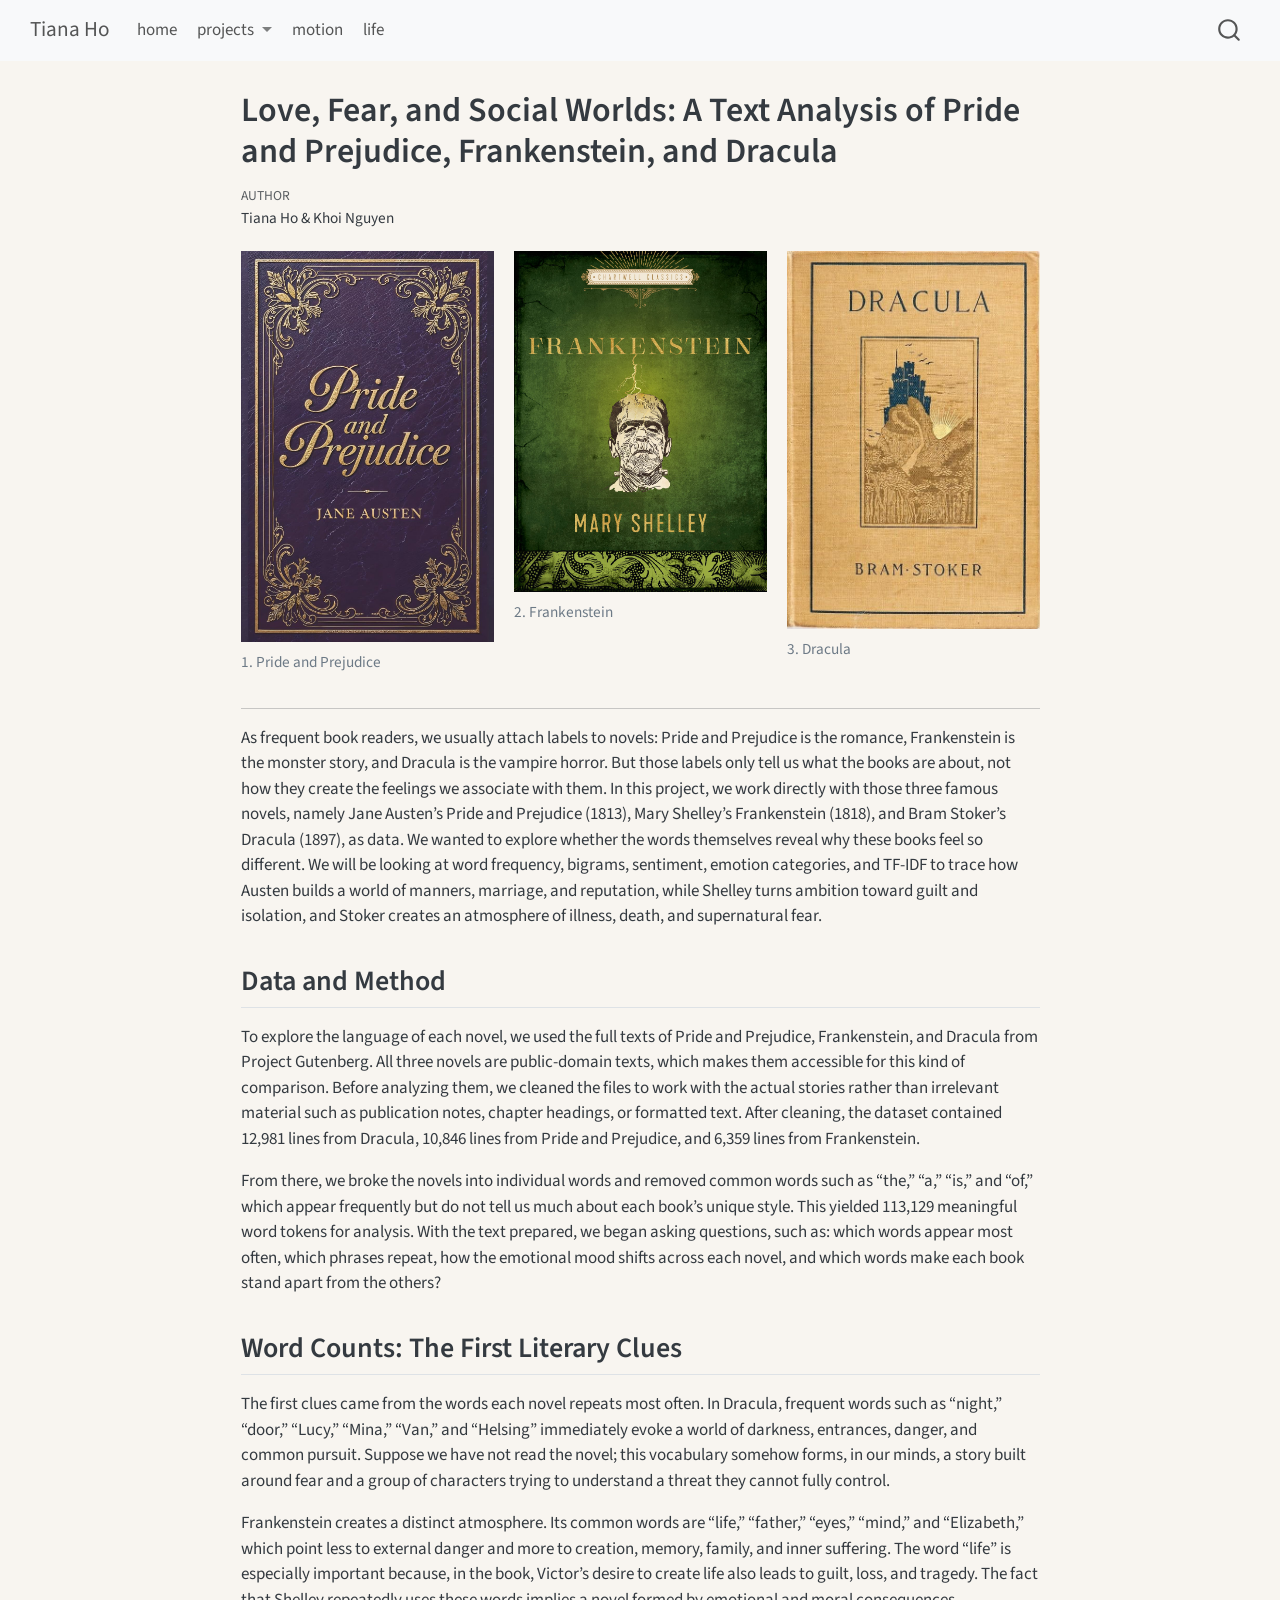
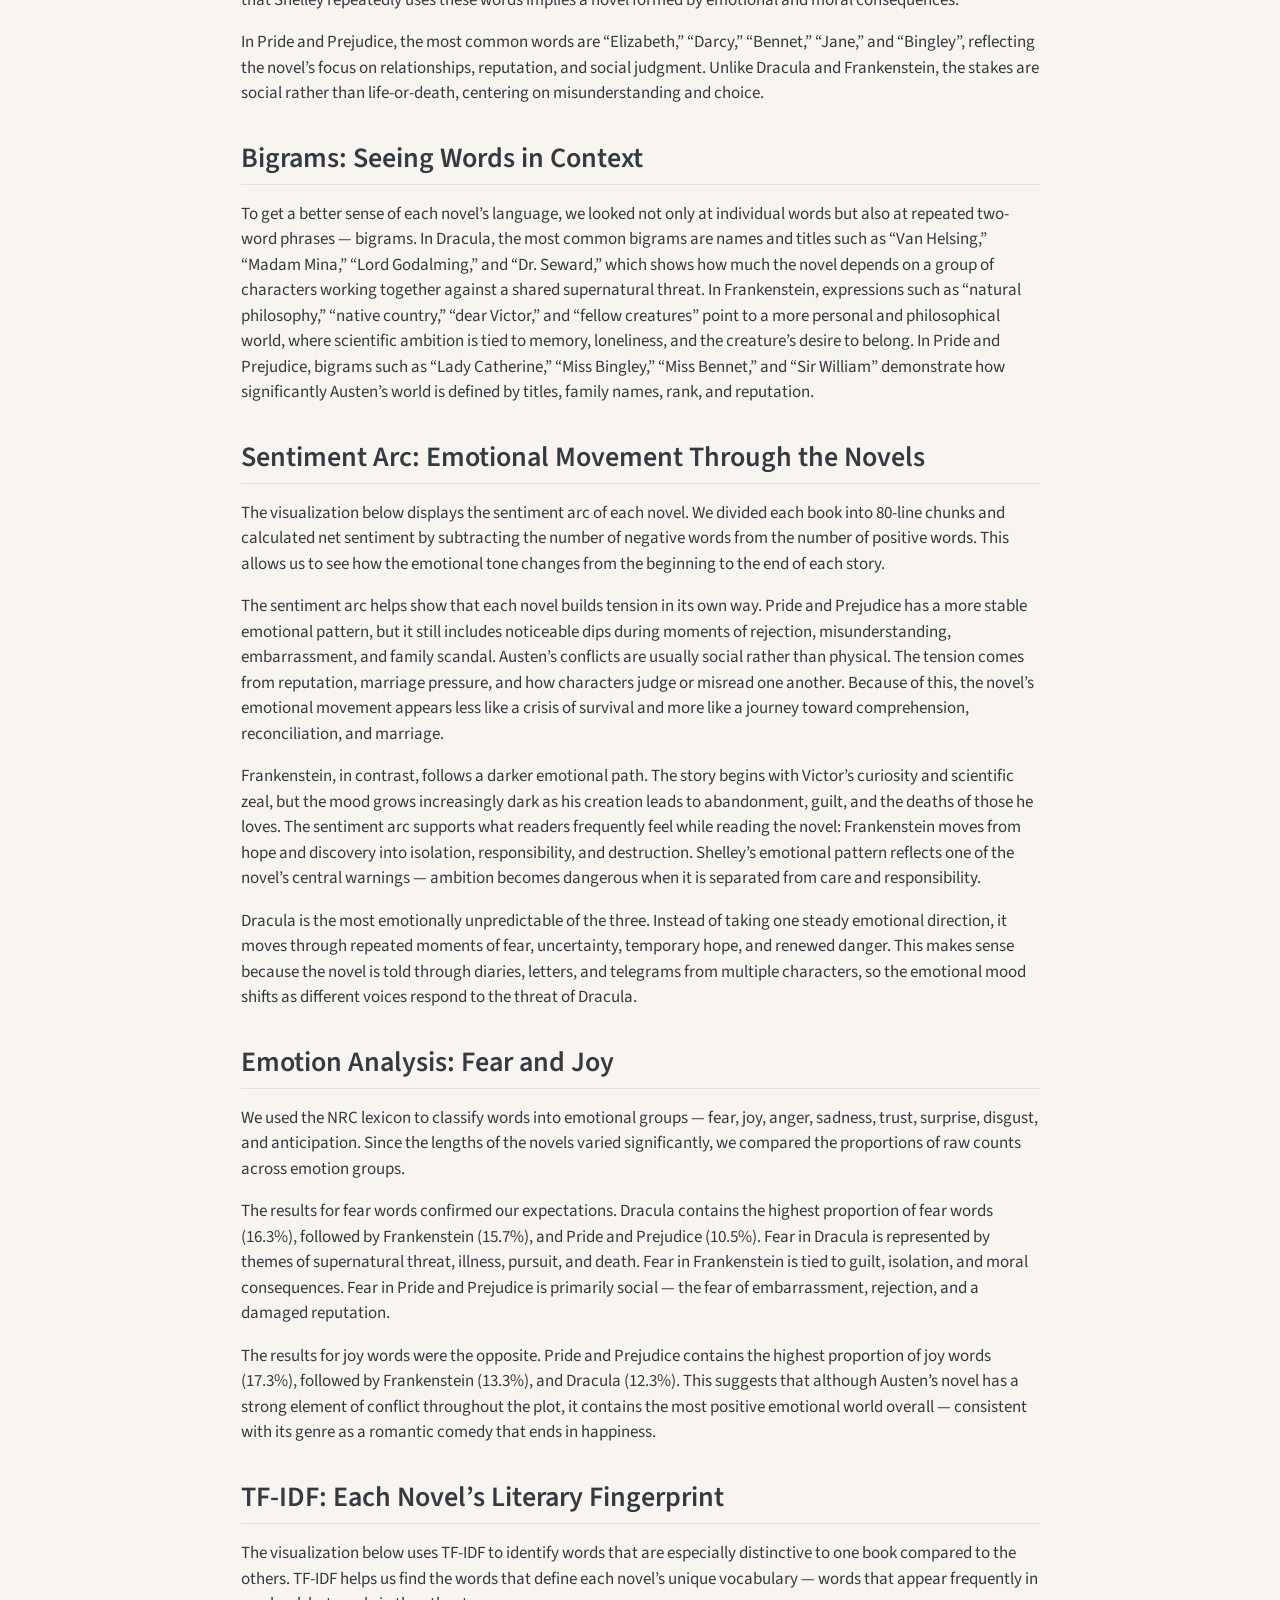
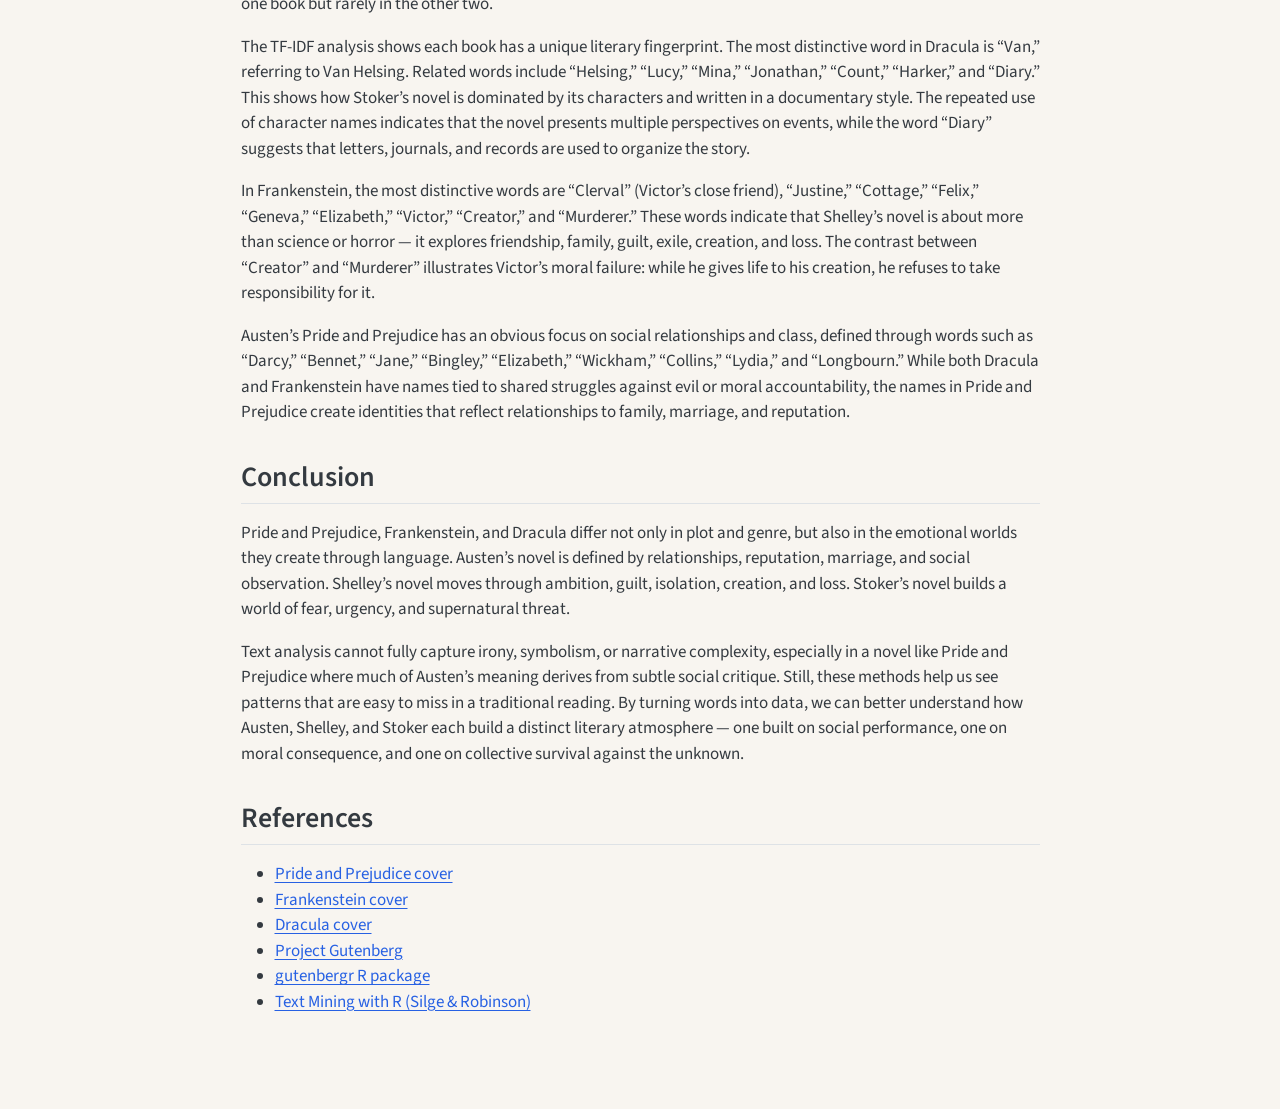
<file: docs/text_analysis.html>
<!DOCTYPE html>
<html xmlns="http://www.w3.org/1999/xhtml" lang="en" xml:lang="en"><head>

<meta charset="utf-8">
<meta name="generator" content="quarto-1.8.27">

<meta name="viewport" content="width=device-width, initial-scale=1.0, user-scalable=yes">

<meta name="author" content="Tiana Ho &amp; Khoi Nguyen">

<title>Love, Fear, and Social Worlds: A Text Analysis of Pride and Prejudice, Frankenstein, and Dracula – Tiana Ho</title>
<style>
code{white-space: pre-wrap;}
span.smallcaps{font-variant: small-caps;}
div.columns{display: flex; gap: min(4vw, 1.5em);}
div.column{flex: auto; overflow-x: auto;}
div.hanging-indent{margin-left: 1.5em; text-indent: -1.5em;}
ul.task-list{list-style: none;}
ul.task-list li input[type="checkbox"] {
  width: 0.8em;
  margin: 0 0.8em 0.2em -1em; /* quarto-specific, see https://github.com/quarto-dev/quarto-cli/issues/4556 */ 
  vertical-align: middle;
}
</style>


<script src="site_libs/quarto-nav/quarto-nav.js"></script>
<script src="site_libs/quarto-nav/headroom.min.js"></script>
<script src="site_libs/clipboard/clipboard.min.js"></script>
<script src="site_libs/quarto-search/autocomplete.umd.js"></script>
<script src="site_libs/quarto-search/fuse.min.js"></script>
<script src="site_libs/quarto-search/quarto-search.js"></script>
<meta name="quarto:offset" content="./">
<script src="site_libs/quarto-html/quarto.js" type="module"></script>
<script src="site_libs/quarto-html/tabsets/tabsets.js" type="module"></script>
<script src="site_libs/quarto-html/axe/axe-check.js" type="module"></script>
<script src="site_libs/quarto-html/popper.min.js"></script>
<script src="site_libs/quarto-html/tippy.umd.min.js"></script>
<script src="site_libs/quarto-html/anchor.min.js"></script>
<link href="site_libs/quarto-html/tippy.css" rel="stylesheet">
<link href="site_libs/quarto-html/quarto-syntax-highlighting-ed96de9b727972fe78a7b5d16c58bf87.css" rel="stylesheet" id="quarto-text-highlighting-styles">
<script src="site_libs/bootstrap/bootstrap.min.js"></script>
<link href="site_libs/bootstrap/bootstrap-icons.css" rel="stylesheet">
<link href="site_libs/bootstrap/bootstrap-c82218b12ac0f327fa8bd7d074ce2147.min.css" rel="stylesheet" append-hash="true" id="quarto-bootstrap" data-mode="light">
<script id="quarto-search-options" type="application/json">{
  "location": "navbar",
  "copy-button": false,
  "collapse-after": 3,
  "panel-placement": "end",
  "type": "overlay",
  "limit": 50,
  "keyboard-shortcut": [
    "f",
    "/",
    "s"
  ],
  "show-item-context": false,
  "language": {
    "search-no-results-text": "No results",
    "search-matching-documents-text": "matching documents",
    "search-copy-link-title": "Copy link to search",
    "search-hide-matches-text": "Hide additional matches",
    "search-more-match-text": "more match in this document",
    "search-more-matches-text": "more matches in this document",
    "search-clear-button-title": "Clear",
    "search-text-placeholder": "",
    "search-detached-cancel-button-title": "Cancel",
    "search-submit-button-title": "Submit",
    "search-label": "Search"
  }
}</script>


<link rel="stylesheet" href="styles.css">
</head>

<body class="nav-fixed fullcontent quarto-light">

<div id="quarto-search-results"></div>
  <header id="quarto-header" class="headroom fixed-top">
    <nav class="navbar navbar-expand-lg " data-bs-theme="dark">
      <div class="navbar-container container-fluid">
      <div class="navbar-brand-container mx-auto">
    <a class="navbar-brand" href="./index.html">
    <span class="navbar-title">Tiana Ho</span>
    </a>
  </div>
            <div id="quarto-search" class="" title="Search"></div>
          <button class="navbar-toggler" type="button" data-bs-toggle="collapse" data-bs-target="#navbarCollapse" aria-controls="navbarCollapse" role="menu" aria-expanded="false" aria-label="Toggle navigation" onclick="if (window.quartoToggleHeadroom) { window.quartoToggleHeadroom(); }">
  <span class="navbar-toggler-icon"></span>
</button>
          <div class="collapse navbar-collapse" id="navbarCollapse">
            <ul class="navbar-nav navbar-nav-scroll me-auto">
  <li class="nav-item">
    <a class="nav-link" href="./index.html"> 
<span class="menu-text">home</span></a>
  </li>  
  <li class="nav-item dropdown ">
    <a class="nav-link dropdown-toggle" href="#" id="nav-menu-projects" role="link" data-bs-toggle="dropdown" aria-expanded="false">
 <span class="menu-text">projects</span>
    </a>
    <ul class="dropdown-menu" aria-labelledby="nav-menu-projects">    
        <li>
    <a class="dropdown-item" href="./sql_project.html">
 <span class="dropdown-text">sql project</span></a>
  </li>  
        <li>
    <a class="dropdown-item" href="./r package.html">
 <span class="dropdown-text">JobTrackeR</span></a>
  </li>  
        <li>
    <a class="dropdown-item" href="./text_analysis.html">
 <span class="dropdown-text">text analysis</span></a>
  </li>  
        <li>
    <a class="dropdown-item" href="./article_analysis.html">
 <span class="dropdown-text">article analysis</span></a>
  </li>  
        <li>
    <a class="dropdown-item" href="./econ_pp.html">
 <span class="dropdown-text">econometrics pp</span></a>
  </li>  
        <li>
    <a class="dropdown-item" href="./econ_rp.html">
 <span class="dropdown-text">econometrics rp</span></a>
  </li>  
        <li>
    <a class="dropdown-item" href="./econ_cp.html">
 <span class="dropdown-text">econometrics cp</span></a>
  </li>  
    </ul>
  </li>
  <li class="nav-item">
    <a class="nav-link" href="./motion.html"> 
<span class="menu-text">motion</span></a>
  </li>  
  <li class="nav-item">
    <a class="nav-link" href="./life.html"> 
<span class="menu-text">life</span></a>
  </li>  
</ul>
          </div> <!-- /navcollapse -->
            <div class="quarto-navbar-tools">
</div>
      </div> <!-- /container-fluid -->
    </nav>
</header>
<!-- content -->
<div id="quarto-content" class="quarto-container page-columns page-rows-contents page-layout-article page-navbar">
<!-- sidebar -->
<!-- margin-sidebar -->
    
<!-- main -->
<main class="content" id="quarto-document-content">

<header id="title-block-header" class="quarto-title-block default">
<div class="quarto-title">
<h1 class="title">Love, Fear, and Social Worlds: A Text Analysis of Pride and Prejudice, Frankenstein, and Dracula</h1>
</div>



<div class="quarto-title-meta">

    <div>
    <div class="quarto-title-meta-heading">Author</div>
    <div class="quarto-title-meta-contents">
             <p>Tiana Ho &amp; Khoi Nguyen </p>
          </div>
  </div>
    
  
    
  </div>
  


</header>


<div class="quarto-layout-panel" data-layout-ncol="3">
<div class="quarto-layout-row">
<div class="quarto-layout-cell" style="flex-basis: 33.3%;justify-content: flex-start;">
<div class="quarto-figure quarto-figure-center">
<figure class="figure">
<p><img src="P&amp;P.jpg" class="img-fluid figure-img"></p>
<figcaption>1. Pride and Prejudice</figcaption>
</figure>
</div>
</div>
<div class="quarto-layout-cell" style="flex-basis: 33.3%;justify-content: flex-start;">
<div class="quarto-figure quarto-figure-center">
<figure class="figure">
<p><img src="F.jpg" class="img-fluid figure-img"></p>
<figcaption>2. Frankenstein</figcaption>
</figure>
</div>
</div>
<div class="quarto-layout-cell" style="flex-basis: 33.3%;justify-content: flex-start;">
<div class="quarto-figure quarto-figure-center">
<figure class="figure">
<p><img src="D.jpg" class="img-fluid figure-img"></p>
<figcaption>3. Dracula</figcaption>
</figure>
</div>
</div>
</div>
</div>
<hr>
<p>As frequent book readers, we usually attach labels to novels: Pride and Prejudice is the romance, Frankenstein is the monster story, and Dracula is the vampire horror. But those labels only tell us what the books are about, not how they create the feelings we associate with them. In this project, we work directly with those three famous novels, namely Jane Austen’s Pride and Prejudice (1813), Mary Shelley’s Frankenstein (1818), and Bram Stoker’s Dracula (1897), as data. We wanted to explore whether the words themselves reveal why these books feel so different. We will be looking at word frequency, bigrams, sentiment, emotion categories, and TF-IDF to trace how Austen builds a world of manners, marriage, and reputation, while Shelley turns ambition toward guilt and isolation, and Stoker creates an atmosphere of illness, death, and supernatural fear.</p>
<section id="data-and-method" class="level2">
<h2 class="anchored" data-anchor-id="data-and-method">Data and Method</h2>
<p>To explore the language of each novel, we used the full texts of Pride and Prejudice, Frankenstein, and Dracula from Project Gutenberg. All three novels are public-domain texts, which makes them accessible for this kind of comparison. Before analyzing them, we cleaned the files to work with the actual stories rather than irrelevant material such as publication notes, chapter headings, or formatted text. After cleaning, the dataset contained 12,981 lines from Dracula, 10,846 lines from Pride and Prejudice, and 6,359 lines from Frankenstein.</p>
<p>From there, we broke the novels into individual words and removed common words such as “the,” “a,” “is,” and “of,” which appear frequently but do not tell us much about each book’s unique style. This yielded 113,129 meaningful word tokens for analysis. With the text prepared, we began asking questions, such as: which words appear most often, which phrases repeat, how the emotional mood shifts across each novel, and which words make each book stand apart from the others?</p>
</section>
<section id="word-counts-the-first-literary-clues" class="level2">
<h2 class="anchored" data-anchor-id="word-counts-the-first-literary-clues">Word Counts: The First Literary Clues</h2>
<p>The first clues came from the words each novel repeats most often. In Dracula, frequent words such as “night,” “door,” “Lucy,” “Mina,” “Van,” and “Helsing” immediately evoke a world of darkness, entrances, danger, and common pursuit. Suppose we have not read the novel; this vocabulary somehow forms, in our minds, a story built around fear and a group of characters trying to understand a threat they cannot fully control.</p>
<p>Frankenstein creates a distinct atmosphere. Its common words are “life,” “father,” “eyes,” “mind,” and “Elizabeth,” which point less to external danger and more to creation, memory, family, and inner suffering. The word “life” is especially important because, in the book, Victor’s desire to create life also leads to guilt, loss, and tragedy. The fact that Shelley repeatedly uses these words implies a novel formed by emotional and moral consequences.</p>
<p>In Pride and Prejudice, the most common words are “Elizabeth,” “Darcy,” “Bennet,” “Jane,” and “Bingley”, reflecting the novel’s focus on relationships, reputation, and social judgment. Unlike Dracula and Frankenstein, the stakes are social rather than life-or-death, centering on misunderstanding and choice.</p>
</section>
<section id="bigrams-seeing-words-in-context" class="level2">
<h2 class="anchored" data-anchor-id="bigrams-seeing-words-in-context">Bigrams: Seeing Words in Context</h2>
<p>To get a better sense of each novel’s language, we looked not only at individual words but also at repeated two-word phrases — bigrams. In Dracula, the most common bigrams are names and titles such as “Van Helsing,” “Madam Mina,” “Lord Godalming,” and “Dr.&nbsp;Seward,” which shows how much the novel depends on a group of characters working together against a shared supernatural threat. In Frankenstein, expressions such as “natural philosophy,” “native country,” “dear Victor,” and “fellow creatures” point to a more personal and philosophical world, where scientific ambition is tied to memory, loneliness, and the creature’s desire to belong. In Pride and Prejudice, bigrams such as “Lady Catherine,” “Miss Bingley,” “Miss Bennet,” and “Sir William” demonstrate how significantly Austen’s world is defined by titles, family names, rank, and reputation.</p>
</section>
<section id="sentiment-arc-emotional-movement-through-the-novels" class="level2">
<h2 class="anchored" data-anchor-id="sentiment-arc-emotional-movement-through-the-novels">Sentiment Arc: Emotional Movement Through the Novels</h2>
<p>The visualization below displays the sentiment arc of each novel. We divided each book into 80-line chunks and calculated net sentiment by subtracting the number of negative words from the number of positive words. This allows us to see how the emotional tone changes from the beginning to the end of each story.</p>
<p>The sentiment arc helps show that each novel builds tension in its own way. Pride and Prejudice has a more stable emotional pattern, but it still includes noticeable dips during moments of rejection, misunderstanding, embarrassment, and family scandal. Austen’s conflicts are usually social rather than physical. The tension comes from reputation, marriage pressure, and how characters judge or misread one another. Because of this, the novel’s emotional movement appears less like a crisis of survival and more like a journey toward comprehension, reconciliation, and marriage.</p>
<p>Frankenstein, in contrast, follows a darker emotional path. The story begins with Victor’s curiosity and scientific zeal, but the mood grows increasingly dark as his creation leads to abandonment, guilt, and the deaths of those he loves. The sentiment arc supports what readers frequently feel while reading the novel: Frankenstein moves from hope and discovery into isolation, responsibility, and destruction. Shelley’s emotional pattern reflects one of the novel’s central warnings — ambition becomes dangerous when it is separated from care and responsibility.</p>
<p>Dracula is the most emotionally unpredictable of the three. Instead of taking one steady emotional direction, it moves through repeated moments of fear, uncertainty, temporary hope, and renewed danger. This makes sense because the novel is told through diaries, letters, and telegrams from multiple characters, so the emotional mood shifts as different voices respond to the threat of Dracula.</p>
</section>
<section id="emotion-analysis-fear-and-joy" class="level2">
<h2 class="anchored" data-anchor-id="emotion-analysis-fear-and-joy">Emotion Analysis: Fear and Joy</h2>
<p>We used the NRC lexicon to classify words into emotional groups — fear, joy, anger, sadness, trust, surprise, disgust, and anticipation. Since the lengths of the novels varied significantly, we compared the proportions of raw counts across emotion groups.</p>
<p>The results for fear words confirmed our expectations. Dracula contains the highest proportion of fear words (16.3%), followed by Frankenstein (15.7%), and Pride and Prejudice (10.5%). Fear in Dracula is represented by themes of supernatural threat, illness, pursuit, and death. Fear in Frankenstein is tied to guilt, isolation, and moral consequences. Fear in Pride and Prejudice is primarily social — the fear of embarrassment, rejection, and a damaged reputation.</p>
<p>The results for joy words were the opposite. Pride and Prejudice contains the highest proportion of joy words (17.3%), followed by Frankenstein (13.3%), and Dracula (12.3%). This suggests that although Austen’s novel has a strong element of conflict throughout the plot, it contains the most positive emotional world overall — consistent with its genre as a romantic comedy that ends in happiness.</p>
</section>
<section id="tf-idf-each-novels-literary-fingerprint" class="level2">
<h2 class="anchored" data-anchor-id="tf-idf-each-novels-literary-fingerprint">TF-IDF: Each Novel’s Literary Fingerprint</h2>
<p>The visualization below uses TF-IDF to identify words that are especially distinctive to one book compared to the others. TF-IDF helps us find the words that define each novel’s unique vocabulary — words that appear frequently in one book but rarely in the other two.</p>
<p>The TF-IDF analysis shows each book has a unique literary fingerprint. The most distinctive word in Dracula is “Van,” referring to Van Helsing. Related words include “Helsing,” “Lucy,” “Mina,” “Jonathan,” “Count,” “Harker,” and “Diary.” This shows how Stoker’s novel is dominated by its characters and written in a documentary style. The repeated use of character names indicates that the novel presents multiple perspectives on events, while the word “Diary” suggests that letters, journals, and records are used to organize the story.</p>
<p>In Frankenstein, the most distinctive words are “Clerval” (Victor’s close friend), “Justine,” “Cottage,” “Felix,” “Geneva,” “Elizabeth,” “Victor,” “Creator,” and “Murderer.” These words indicate that Shelley’s novel is about more than science or horror — it explores friendship, family, guilt, exile, creation, and loss. The contrast between “Creator” and “Murderer” illustrates Victor’s moral failure: while he gives life to his creation, he refuses to take responsibility for it.</p>
<p>Austen’s Pride and Prejudice has an obvious focus on social relationships and class, defined through words such as “Darcy,” “Bennet,” “Jane,” “Bingley,” “Elizabeth,” “Wickham,” “Collins,” “Lydia,” and “Longbourn.” While both Dracula and Frankenstein have names tied to shared struggles against evil or moral accountability, the names in Pride and Prejudice create identities that reflect relationships to family, marriage, and reputation.</p>
</section>
<section id="conclusion" class="level2">
<h2 class="anchored" data-anchor-id="conclusion">Conclusion</h2>
<p>Pride and Prejudice, Frankenstein, and Dracula differ not only in plot and genre, but also in the emotional worlds they create through language. Austen’s novel is defined by relationships, reputation, marriage, and social observation. Shelley’s novel moves through ambition, guilt, isolation, creation, and loss. Stoker’s novel builds a world of fear, urgency, and supernatural threat.</p>
<p>Text analysis cannot fully capture irony, symbolism, or narrative complexity, especially in a novel like Pride and Prejudice where much of Austen’s meaning derives from subtle social critique. Still, these methods help us see patterns that are easy to miss in a traditional reading. By turning words into data, we can better understand how Austen, Shelley, and Stoker each build a distinct literary atmosphere — one built on social performance, one on moral consequence, and one on collective survival against the unknown.</p>
</section>
<section id="references" class="level2">
<h2 class="anchored" data-anchor-id="references">References</h2>
<ul>
<li><a href="https://www.amazon.com/Pride-Prejudice-Original-Austen-Classic/dp/B0DK41XQJ2">Pride and Prejudice cover</a></li>
<li><a href="https://www.amazon.com/Frankenstein-Chartwell-Classics-Mary-Shelley/dp/0785839887">Frankenstein cover</a></li>
<li><a href="https://www.pixartprinting.co.uk/blog/dracula-covers-book/">Dracula cover</a></li>
<li><a href="https://www.gutenberg.org">Project Gutenberg</a></li>
<li><a href="https://docs.ropensci.org/gutenbergr">gutenbergr R package</a></li>
<li><a href="https://www.tidytextmining.com">Text Mining with R (Silge &amp; Robinson)</a></li>
</ul>


</section>

</main> <!-- /main -->
<script id="quarto-html-after-body" type="application/javascript">
  window.document.addEventListener("DOMContentLoaded", function (event) {
    const icon = "";
    const anchorJS = new window.AnchorJS();
    anchorJS.options = {
      placement: 'right',
      icon: icon
    };
    anchorJS.add('.anchored');
    const isCodeAnnotation = (el) => {
      for (const clz of el.classList) {
        if (clz.startsWith('code-annotation-')) {                     
          return true;
        }
      }
      return false;
    }
    const onCopySuccess = function(e) {
      // button target
      const button = e.trigger;
      // don't keep focus
      button.blur();
      // flash "checked"
      button.classList.add('code-copy-button-checked');
      var currentTitle = button.getAttribute("title");
      button.setAttribute("title", "Copied!");
      let tooltip;
      if (window.bootstrap) {
        button.setAttribute("data-bs-toggle", "tooltip");
        button.setAttribute("data-bs-placement", "left");
        button.setAttribute("data-bs-title", "Copied!");
        tooltip = new bootstrap.Tooltip(button, 
          { trigger: "manual", 
            customClass: "code-copy-button-tooltip",
            offset: [0, -8]});
        tooltip.show();    
      }
      setTimeout(function() {
        if (tooltip) {
          tooltip.hide();
          button.removeAttribute("data-bs-title");
          button.removeAttribute("data-bs-toggle");
          button.removeAttribute("data-bs-placement");
        }
        button.setAttribute("title", currentTitle);
        button.classList.remove('code-copy-button-checked');
      }, 1000);
      // clear code selection
      e.clearSelection();
    }
    const getTextToCopy = function(trigger) {
      const outerScaffold = trigger.parentElement.cloneNode(true);
      const codeEl = outerScaffold.querySelector('code');
      for (const childEl of codeEl.children) {
        if (isCodeAnnotation(childEl)) {
          childEl.remove();
        }
      }
      return codeEl.innerText;
    }
    const clipboard = new window.ClipboardJS('.code-copy-button:not([data-in-quarto-modal])', {
      text: getTextToCopy
    });
    clipboard.on('success', onCopySuccess);
    if (window.document.getElementById('quarto-embedded-source-code-modal')) {
      const clipboardModal = new window.ClipboardJS('.code-copy-button[data-in-quarto-modal]', {
        text: getTextToCopy,
        container: window.document.getElementById('quarto-embedded-source-code-modal')
      });
      clipboardModal.on('success', onCopySuccess);
    }
      var localhostRegex = new RegExp(/^(?:http|https):\/\/localhost\:?[0-9]*\//);
      var mailtoRegex = new RegExp(/^mailto:/);
        var filterRegex = new RegExp('/' + window.location.host + '/');
      var isInternal = (href) => {
          return filterRegex.test(href) || localhostRegex.test(href) || mailtoRegex.test(href);
      }
      // Inspect non-navigation links and adorn them if external
     var links = window.document.querySelectorAll('a[href]:not(.nav-link):not(.navbar-brand):not(.toc-action):not(.sidebar-link):not(.sidebar-item-toggle):not(.pagination-link):not(.no-external):not([aria-hidden]):not(.dropdown-item):not(.quarto-navigation-tool):not(.about-link)');
      for (var i=0; i<links.length; i++) {
        const link = links[i];
        if (!isInternal(link.href)) {
          // undo the damage that might have been done by quarto-nav.js in the case of
          // links that we want to consider external
          if (link.dataset.originalHref !== undefined) {
            link.href = link.dataset.originalHref;
          }
        }
      }
    function tippyHover(el, contentFn, onTriggerFn, onUntriggerFn) {
      const config = {
        allowHTML: true,
        maxWidth: 500,
        delay: 100,
        arrow: false,
        appendTo: function(el) {
            return el.parentElement;
        },
        interactive: true,
        interactiveBorder: 10,
        theme: 'quarto',
        placement: 'bottom-start',
      };
      if (contentFn) {
        config.content = contentFn;
      }
      if (onTriggerFn) {
        config.onTrigger = onTriggerFn;
      }
      if (onUntriggerFn) {
        config.onUntrigger = onUntriggerFn;
      }
      window.tippy(el, config); 
    }
    const noterefs = window.document.querySelectorAll('a[role="doc-noteref"]');
    for (var i=0; i<noterefs.length; i++) {
      const ref = noterefs[i];
      tippyHover(ref, function() {
        // use id or data attribute instead here
        let href = ref.getAttribute('data-footnote-href') || ref.getAttribute('href');
        try { href = new URL(href).hash; } catch {}
        const id = href.replace(/^#\/?/, "");
        const note = window.document.getElementById(id);
        if (note) {
          return note.innerHTML;
        } else {
          return "";
        }
      });
    }
    const xrefs = window.document.querySelectorAll('a.quarto-xref');
    const processXRef = (id, note) => {
      // Strip column container classes
      const stripColumnClz = (el) => {
        el.classList.remove("page-full", "page-columns");
        if (el.children) {
          for (const child of el.children) {
            stripColumnClz(child);
          }
        }
      }
      stripColumnClz(note)
      if (id === null || id.startsWith('sec-')) {
        // Special case sections, only their first couple elements
        const container = document.createElement("div");
        if (note.children && note.children.length > 2) {
          container.appendChild(note.children[0].cloneNode(true));
          for (let i = 1; i < note.children.length; i++) {
            const child = note.children[i];
            if (child.tagName === "P" && child.innerText === "") {
              continue;
            } else {
              container.appendChild(child.cloneNode(true));
              break;
            }
          }
          if (window.Quarto?.typesetMath) {
            window.Quarto.typesetMath(container);
          }
          return container.innerHTML
        } else {
          if (window.Quarto?.typesetMath) {
            window.Quarto.typesetMath(note);
          }
          return note.innerHTML;
        }
      } else {
        // Remove any anchor links if they are present
        const anchorLink = note.querySelector('a.anchorjs-link');
        if (anchorLink) {
          anchorLink.remove();
        }
        if (window.Quarto?.typesetMath) {
          window.Quarto.typesetMath(note);
        }
        if (note.classList.contains("callout")) {
          return note.outerHTML;
        } else {
          return note.innerHTML;
        }
      }
    }
    for (var i=0; i<xrefs.length; i++) {
      const xref = xrefs[i];
      tippyHover(xref, undefined, function(instance) {
        instance.disable();
        let url = xref.getAttribute('href');
        let hash = undefined; 
        if (url.startsWith('#')) {
          hash = url;
        } else {
          try { hash = new URL(url).hash; } catch {}
        }
        if (hash) {
          const id = hash.replace(/^#\/?/, "");
          const note = window.document.getElementById(id);
          if (note !== null) {
            try {
              const html = processXRef(id, note.cloneNode(true));
              instance.setContent(html);
            } finally {
              instance.enable();
              instance.show();
            }
          } else {
            // See if we can fetch this
            fetch(url.split('#')[0])
            .then(res => res.text())
            .then(html => {
              const parser = new DOMParser();
              const htmlDoc = parser.parseFromString(html, "text/html");
              const note = htmlDoc.getElementById(id);
              if (note !== null) {
                const html = processXRef(id, note);
                instance.setContent(html);
              } 
            }).finally(() => {
              instance.enable();
              instance.show();
            });
          }
        } else {
          // See if we can fetch a full url (with no hash to target)
          // This is a special case and we should probably do some content thinning / targeting
          fetch(url)
          .then(res => res.text())
          .then(html => {
            const parser = new DOMParser();
            const htmlDoc = parser.parseFromString(html, "text/html");
            const note = htmlDoc.querySelector('main.content');
            if (note !== null) {
              // This should only happen for chapter cross references
              // (since there is no id in the URL)
              // remove the first header
              if (note.children.length > 0 && note.children[0].tagName === "HEADER") {
                note.children[0].remove();
              }
              const html = processXRef(null, note);
              instance.setContent(html);
            } 
          }).finally(() => {
            instance.enable();
            instance.show();
          });
        }
      }, function(instance) {
      });
    }
        let selectedAnnoteEl;
        const selectorForAnnotation = ( cell, annotation) => {
          let cellAttr = 'data-code-cell="' + cell + '"';
          let lineAttr = 'data-code-annotation="' +  annotation + '"';
          const selector = 'span[' + cellAttr + '][' + lineAttr + ']';
          return selector;
        }
        const selectCodeLines = (annoteEl) => {
          const doc = window.document;
          const targetCell = annoteEl.getAttribute("data-target-cell");
          const targetAnnotation = annoteEl.getAttribute("data-target-annotation");
          const annoteSpan = window.document.querySelector(selectorForAnnotation(targetCell, targetAnnotation));
          const lines = annoteSpan.getAttribute("data-code-lines").split(",");
          const lineIds = lines.map((line) => {
            return targetCell + "-" + line;
          })
          let top = null;
          let height = null;
          let parent = null;
          if (lineIds.length > 0) {
              //compute the position of the single el (top and bottom and make a div)
              const el = window.document.getElementById(lineIds[0]);
              top = el.offsetTop;
              height = el.offsetHeight;
              parent = el.parentElement.parentElement;
            if (lineIds.length > 1) {
              const lastEl = window.document.getElementById(lineIds[lineIds.length - 1]);
              const bottom = lastEl.offsetTop + lastEl.offsetHeight;
              height = bottom - top;
            }
            if (top !== null && height !== null && parent !== null) {
              // cook up a div (if necessary) and position it 
              let div = window.document.getElementById("code-annotation-line-highlight");
              if (div === null) {
                div = window.document.createElement("div");
                div.setAttribute("id", "code-annotation-line-highlight");
                div.style.position = 'absolute';
                parent.appendChild(div);
              }
              div.style.top = top - 2 + "px";
              div.style.height = height + 4 + "px";
              div.style.left = 0;
              let gutterDiv = window.document.getElementById("code-annotation-line-highlight-gutter");
              if (gutterDiv === null) {
                gutterDiv = window.document.createElement("div");
                gutterDiv.setAttribute("id", "code-annotation-line-highlight-gutter");
                gutterDiv.style.position = 'absolute';
                const codeCell = window.document.getElementById(targetCell);
                const gutter = codeCell.querySelector('.code-annotation-gutter');
                gutter.appendChild(gutterDiv);
              }
              gutterDiv.style.top = top - 2 + "px";
              gutterDiv.style.height = height + 4 + "px";
            }
            selectedAnnoteEl = annoteEl;
          }
        };
        const unselectCodeLines = () => {
          const elementsIds = ["code-annotation-line-highlight", "code-annotation-line-highlight-gutter"];
          elementsIds.forEach((elId) => {
            const div = window.document.getElementById(elId);
            if (div) {
              div.remove();
            }
          });
          selectedAnnoteEl = undefined;
        };
          // Handle positioning of the toggle
      window.addEventListener(
        "resize",
        throttle(() => {
          elRect = undefined;
          if (selectedAnnoteEl) {
            selectCodeLines(selectedAnnoteEl);
          }
        }, 10)
      );
      function throttle(fn, ms) {
      let throttle = false;
      let timer;
        return (...args) => {
          if(!throttle) { // first call gets through
              fn.apply(this, args);
              throttle = true;
          } else { // all the others get throttled
              if(timer) clearTimeout(timer); // cancel #2
              timer = setTimeout(() => {
                fn.apply(this, args);
                timer = throttle = false;
              }, ms);
          }
        };
      }
        // Attach click handler to the DT
        const annoteDls = window.document.querySelectorAll('dt[data-target-cell]');
        for (const annoteDlNode of annoteDls) {
          annoteDlNode.addEventListener('click', (event) => {
            const clickedEl = event.target;
            if (clickedEl !== selectedAnnoteEl) {
              unselectCodeLines();
              const activeEl = window.document.querySelector('dt[data-target-cell].code-annotation-active');
              if (activeEl) {
                activeEl.classList.remove('code-annotation-active');
              }
              selectCodeLines(clickedEl);
              clickedEl.classList.add('code-annotation-active');
            } else {
              // Unselect the line
              unselectCodeLines();
              clickedEl.classList.remove('code-annotation-active');
            }
          });
        }
    const findCites = (el) => {
      const parentEl = el.parentElement;
      if (parentEl) {
        const cites = parentEl.dataset.cites;
        if (cites) {
          return {
            el,
            cites: cites.split(' ')
          };
        } else {
          return findCites(el.parentElement)
        }
      } else {
        return undefined;
      }
    };
    var bibliorefs = window.document.querySelectorAll('a[role="doc-biblioref"]');
    for (var i=0; i<bibliorefs.length; i++) {
      const ref = bibliorefs[i];
      const citeInfo = findCites(ref);
      if (citeInfo) {
        tippyHover(citeInfo.el, function() {
          var popup = window.document.createElement('div');
          citeInfo.cites.forEach(function(cite) {
            var citeDiv = window.document.createElement('div');
            citeDiv.classList.add('hanging-indent');
            citeDiv.classList.add('csl-entry');
            var biblioDiv = window.document.getElementById('ref-' + cite);
            if (biblioDiv) {
              citeDiv.innerHTML = biblioDiv.innerHTML;
            }
            popup.appendChild(citeDiv);
          });
          return popup.innerHTML;
        });
      }
    }
  });
  </script>
</div> <!-- /content -->




</body></html>
</file>
<file: docs/site_libs/quarto-html/tippy.css>
.tippy-box[data-animation=fade][data-state=hidden]{opacity:0}[data-tippy-root]{max-width:calc(100vw - 10px)}.tippy-box{position:relative;background-color:#333;color:#fff;border-radius:4px;font-size:14px;line-height:1.4;white-space:normal;outline:0;transition-property:transform,visibility,opacity}.tippy-box[data-placement^=top]>.tippy-arrow{bottom:0}.tippy-box[data-placement^=top]>.tippy-arrow:before{bottom:-7px;left:0;border-width:8px 8px 0;border-top-color:initial;transform-origin:center top}.tippy-box[data-placement^=bottom]>.tippy-arrow{top:0}.tippy-box[data-placement^=bottom]>.tippy-arrow:before{top:-7px;left:0;border-width:0 8px 8px;border-bottom-color:initial;transform-origin:center bottom}.tippy-box[data-placement^=left]>.tippy-arrow{right:0}.tippy-box[data-placement^=left]>.tippy-arrow:before{border-width:8px 0 8px 8px;border-left-color:initial;right:-7px;transform-origin:center left}.tippy-box[data-placement^=right]>.tippy-arrow{left:0}.tippy-box[data-placement^=right]>.tippy-arrow:before{left:-7px;border-width:8px 8px 8px 0;border-right-color:initial;transform-origin:center right}.tippy-box[data-inertia][data-state=visible]{transition-timing-function:cubic-bezier(.54,1.5,.38,1.11)}.tippy-arrow{width:16px;height:16px;color:#333}.tippy-arrow:before{content:"";position:absolute;border-color:transparent;border-style:solid}.tippy-content{position:relative;padding:5px 9px;z-index:1}
</file>
<file: docs/site_libs/quarto-html/quarto-syntax-highlighting-ed96de9b727972fe78a7b5d16c58bf87.css>
/* quarto syntax highlight colors */
:root {
  --quarto-hl-ot-color: #003B4F;
  --quarto-hl-at-color: #657422;
  --quarto-hl-ss-color: #20794D;
  --quarto-hl-an-color: #5E5E5E;
  --quarto-hl-fu-color: #4758AB;
  --quarto-hl-st-color: #20794D;
  --quarto-hl-cf-color: #003B4F;
  --quarto-hl-op-color: #5E5E5E;
  --quarto-hl-er-color: #AD0000;
  --quarto-hl-bn-color: #AD0000;
  --quarto-hl-al-color: #AD0000;
  --quarto-hl-va-color: #111111;
  --quarto-hl-bu-color: inherit;
  --quarto-hl-ex-color: inherit;
  --quarto-hl-pp-color: #AD0000;
  --quarto-hl-in-color: #5E5E5E;
  --quarto-hl-vs-color: #20794D;
  --quarto-hl-wa-color: #5E5E5E;
  --quarto-hl-do-color: #5E5E5E;
  --quarto-hl-im-color: #00769E;
  --quarto-hl-ch-color: #20794D;
  --quarto-hl-dt-color: #AD0000;
  --quarto-hl-fl-color: #AD0000;
  --quarto-hl-co-color: #5E5E5E;
  --quarto-hl-cv-color: #5E5E5E;
  --quarto-hl-cn-color: #8f5902;
  --quarto-hl-sc-color: #5E5E5E;
  --quarto-hl-dv-color: #AD0000;
  --quarto-hl-kw-color: #003B4F;
}

/* other quarto variables */
:root {
  --quarto-font-monospace: SFMono-Regular, Menlo, Monaco, Consolas, "Liberation Mono", "Courier New", monospace;
}

/* syntax highlight based on Pandoc's rules */
pre > code.sourceCode > span {
  color: #003B4F;
}

code.sourceCode > span {
  color: #003B4F;
}

div.sourceCode,
div.sourceCode pre.sourceCode {
  color: #003B4F;
}

/* Normal */
code span {
  color: #003B4F;
}

/* Alert */
code span.al {
  color: #AD0000;
  font-style: inherit;
}

/* Annotation */
code span.an {
  color: #5E5E5E;
  font-style: inherit;
}

/* Attribute */
code span.at {
  color: #657422;
  font-style: inherit;
}

/* BaseN */
code span.bn {
  color: #AD0000;
  font-style: inherit;
}

/* BuiltIn */
code span.bu {
  font-style: inherit;
}

/* ControlFlow */
code span.cf {
  color: #003B4F;
  font-weight: bold;
  font-style: inherit;
}

/* Char */
code span.ch {
  color: #20794D;
  font-style: inherit;
}

/* Constant */
code span.cn {
  color: #8f5902;
  font-style: inherit;
}

/* Comment */
code span.co {
  color: #5E5E5E;
  font-style: inherit;
}

/* CommentVar */
code span.cv {
  color: #5E5E5E;
  font-style: italic;
}

/* Documentation */
code span.do {
  color: #5E5E5E;
  font-style: italic;
}

/* DataType */
code span.dt {
  color: #AD0000;
  font-style: inherit;
}

/* DecVal */
code span.dv {
  color: #AD0000;
  font-style: inherit;
}

/* Error */
code span.er {
  color: #AD0000;
  font-style: inherit;
}

/* Extension */
code span.ex {
  font-style: inherit;
}

/* Float */
code span.fl {
  color: #AD0000;
  font-style: inherit;
}

/* Function */
code span.fu {
  color: #4758AB;
  font-style: inherit;
}

/* Import */
code span.im {
  color: #00769E;
  font-style: inherit;
}

/* Information */
code span.in {
  color: #5E5E5E;
  font-style: inherit;
}

/* Keyword */
code span.kw {
  color: #003B4F;
  font-weight: bold;
  font-style: inherit;
}

/* Operator */
code span.op {
  color: #5E5E5E;
  font-style: inherit;
}

/* Other */
code span.ot {
  color: #003B4F;
  font-style: inherit;
}

/* Preprocessor */
code span.pp {
  color: #AD0000;
  font-style: inherit;
}

/* SpecialChar */
code span.sc {
  color: #5E5E5E;
  font-style: inherit;
}

/* SpecialString */
code span.ss {
  color: #20794D;
  font-style: inherit;
}

/* String */
code span.st {
  color: #20794D;
  font-style: inherit;
}

/* Variable */
code span.va {
  color: #111111;
  font-style: inherit;
}

/* VerbatimString */
code span.vs {
  color: #20794D;
  font-style: inherit;
}

/* Warning */
code span.wa {
  color: #5E5E5E;
  font-style: italic;
}

.prevent-inlining {
  content: "</";
}

/*# sourceMappingURL=0920dd6d7437995b8cdf7429764427b1.css.map */
</file>
<file: docs/styles.css>
body {
  background-color: #f8f5f0;
}

#landing-icons {
  font-size: 1.6rem;
}

#landing-icons a {
  margin-right: 0.4rem;
}
</file>
